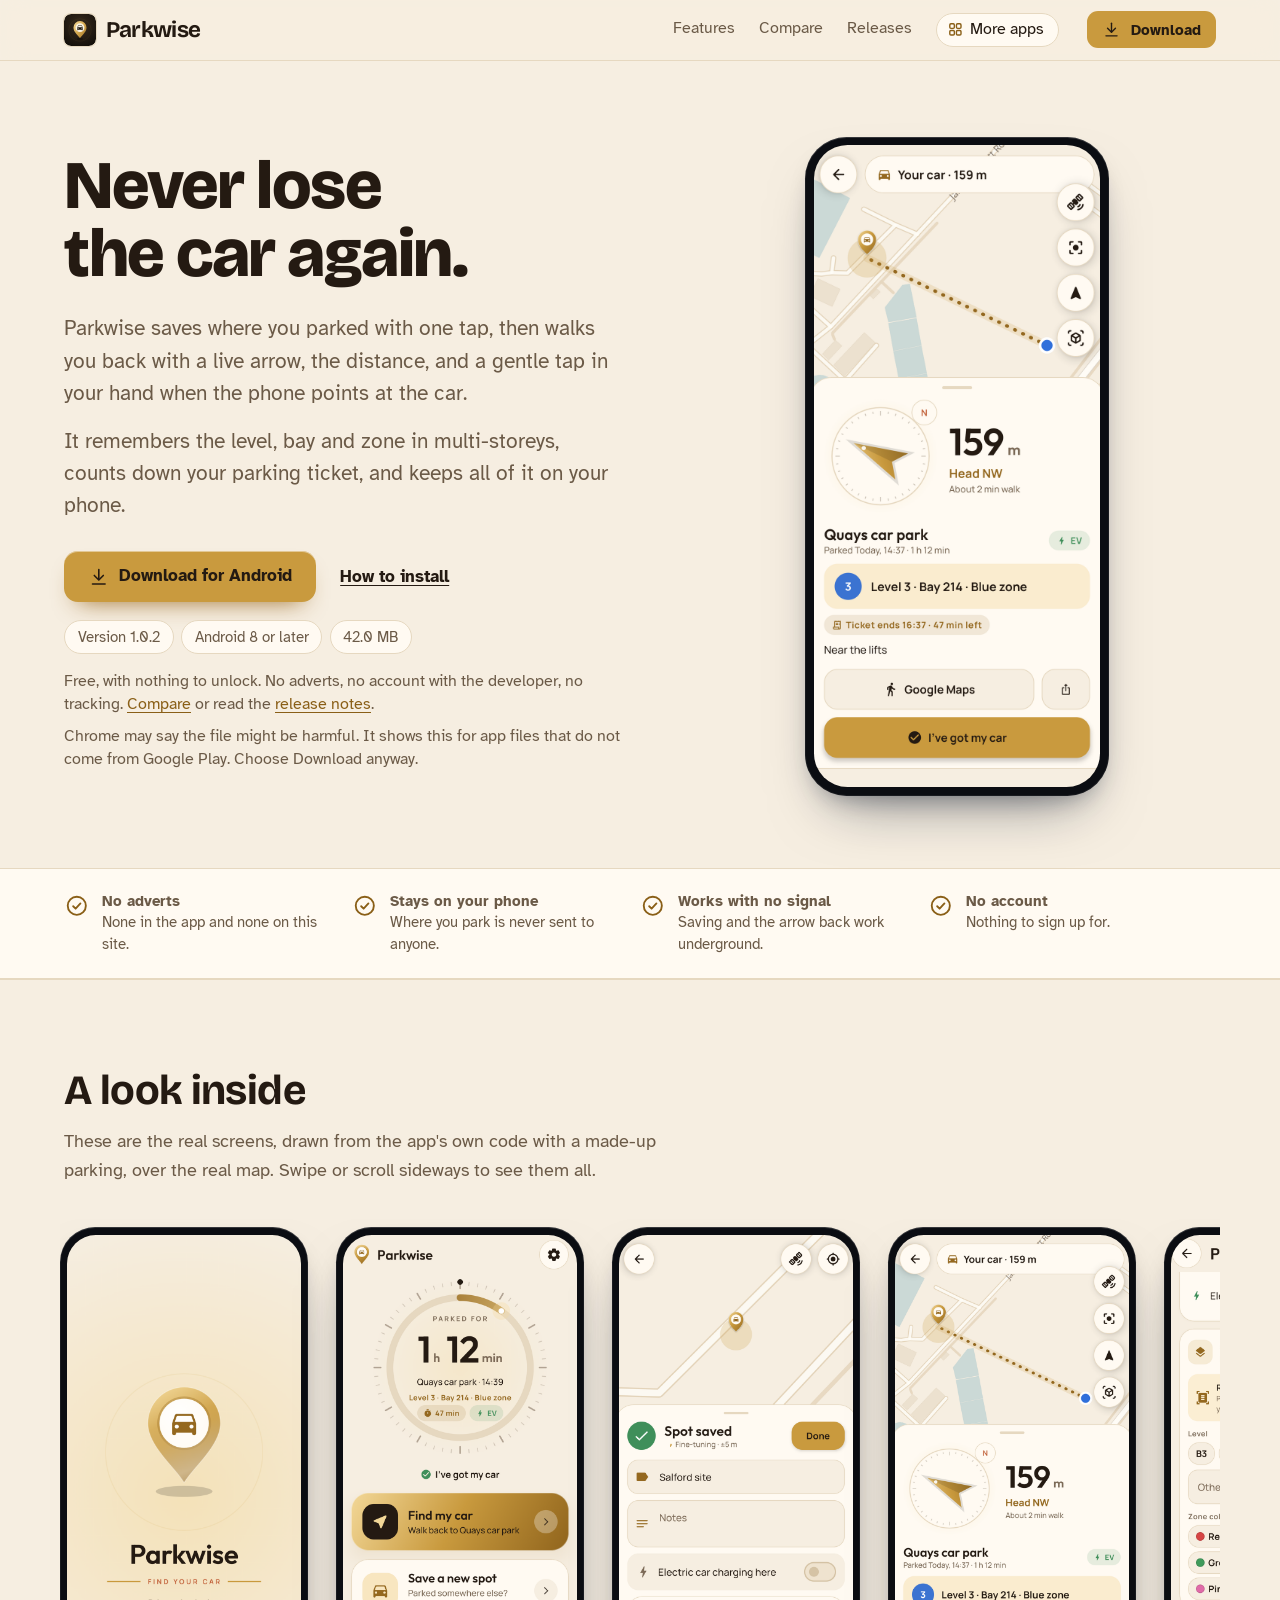
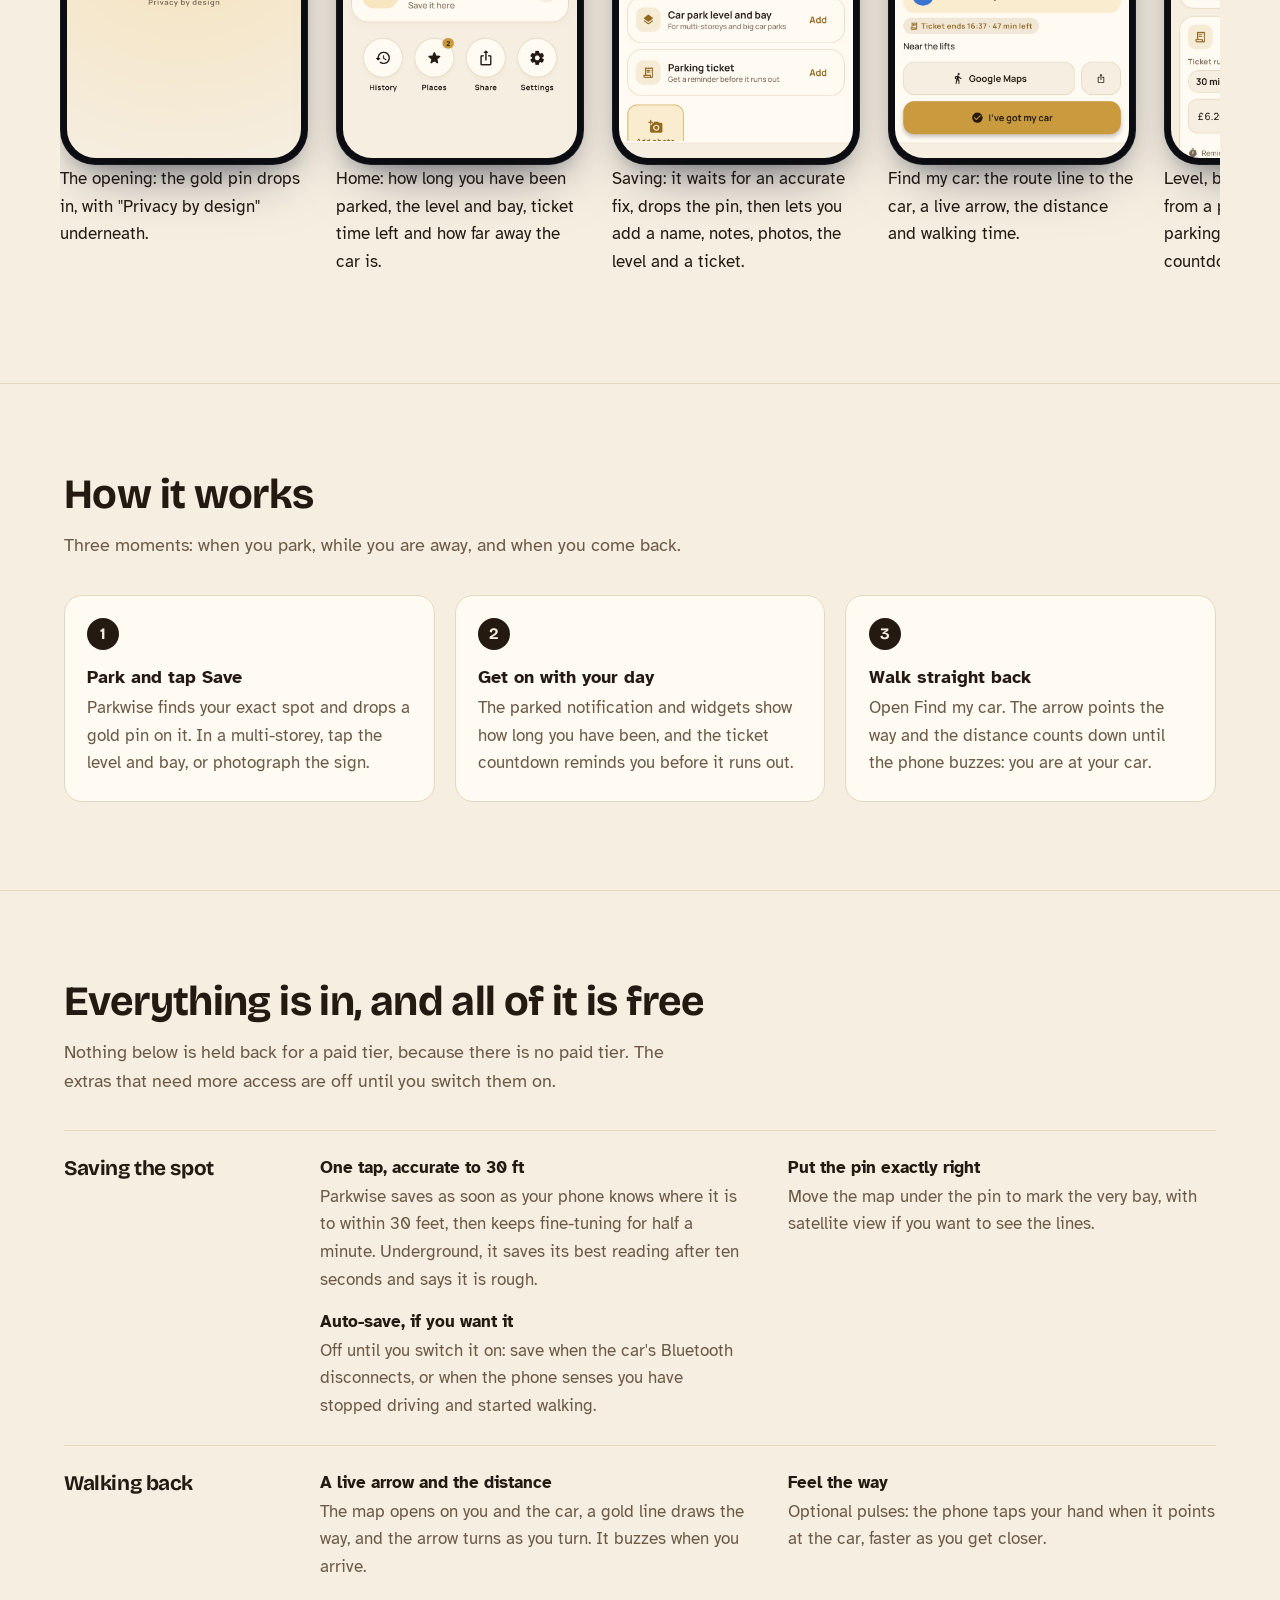
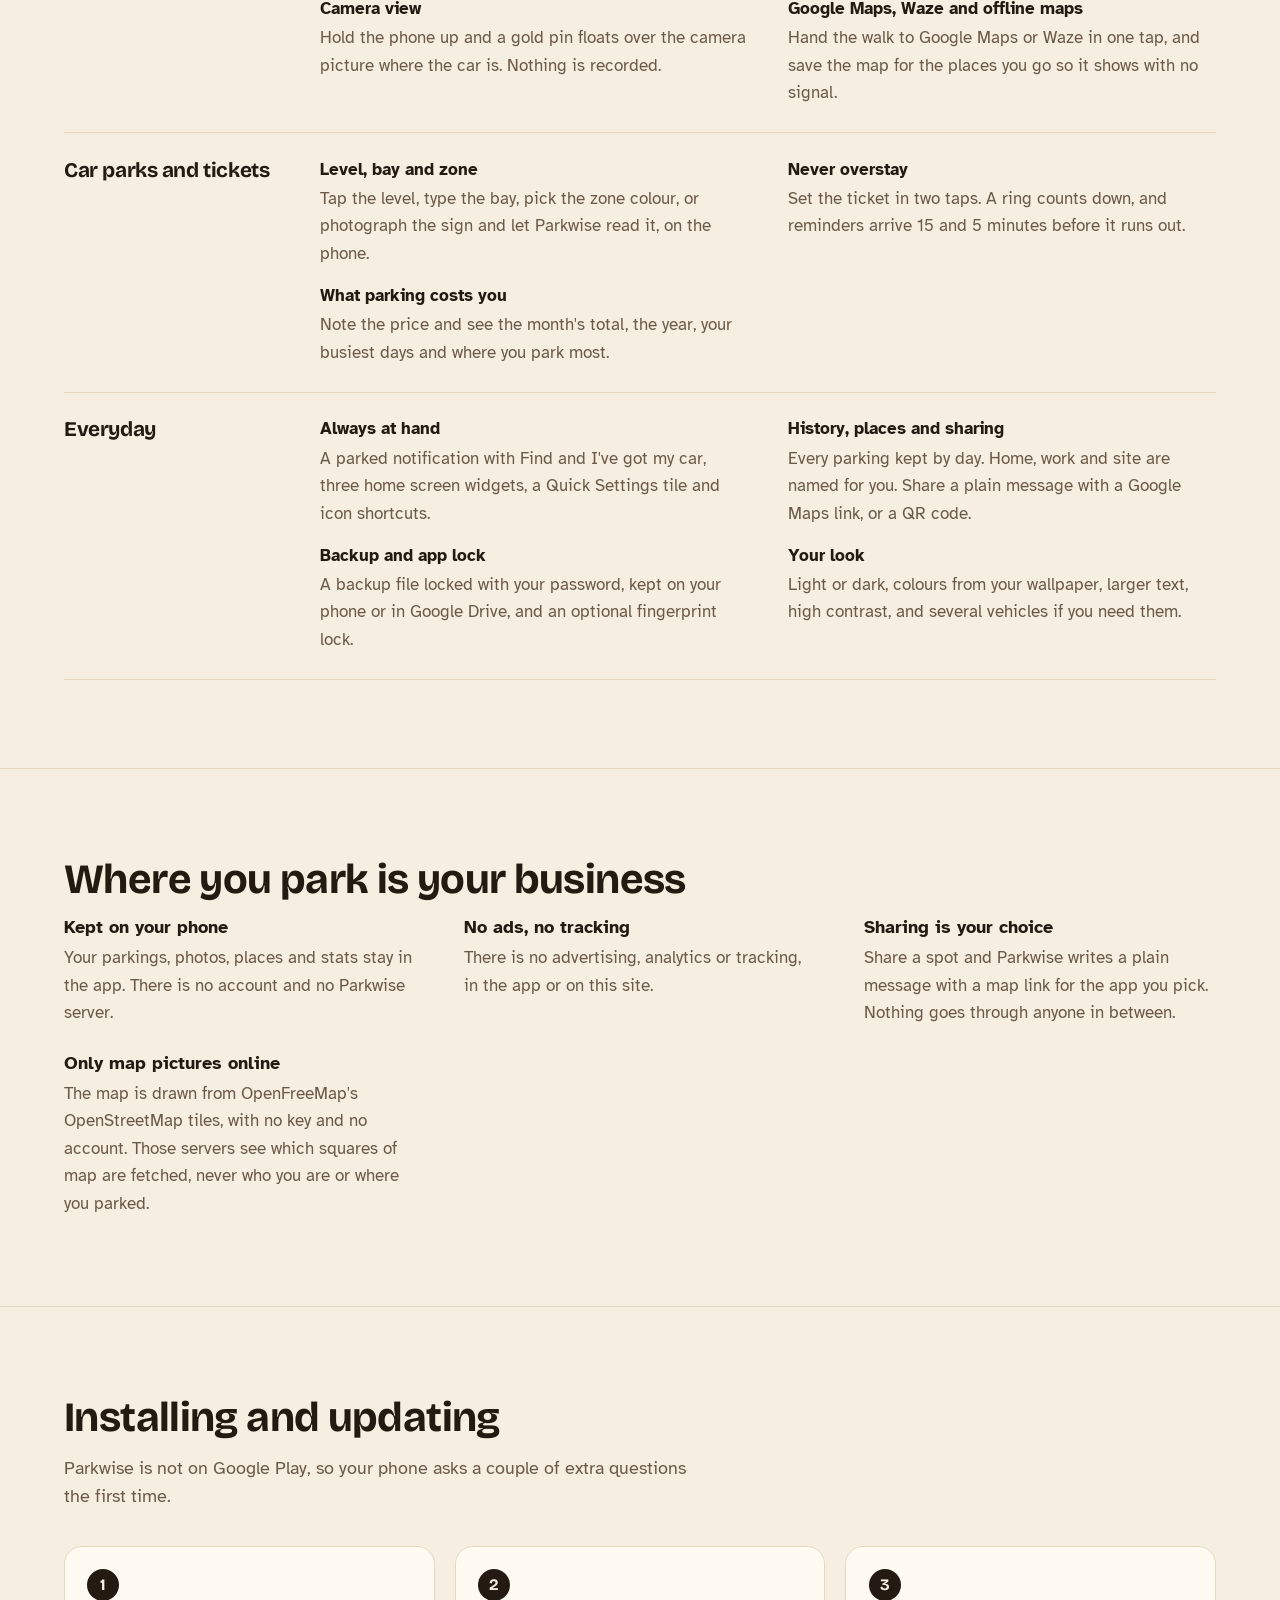
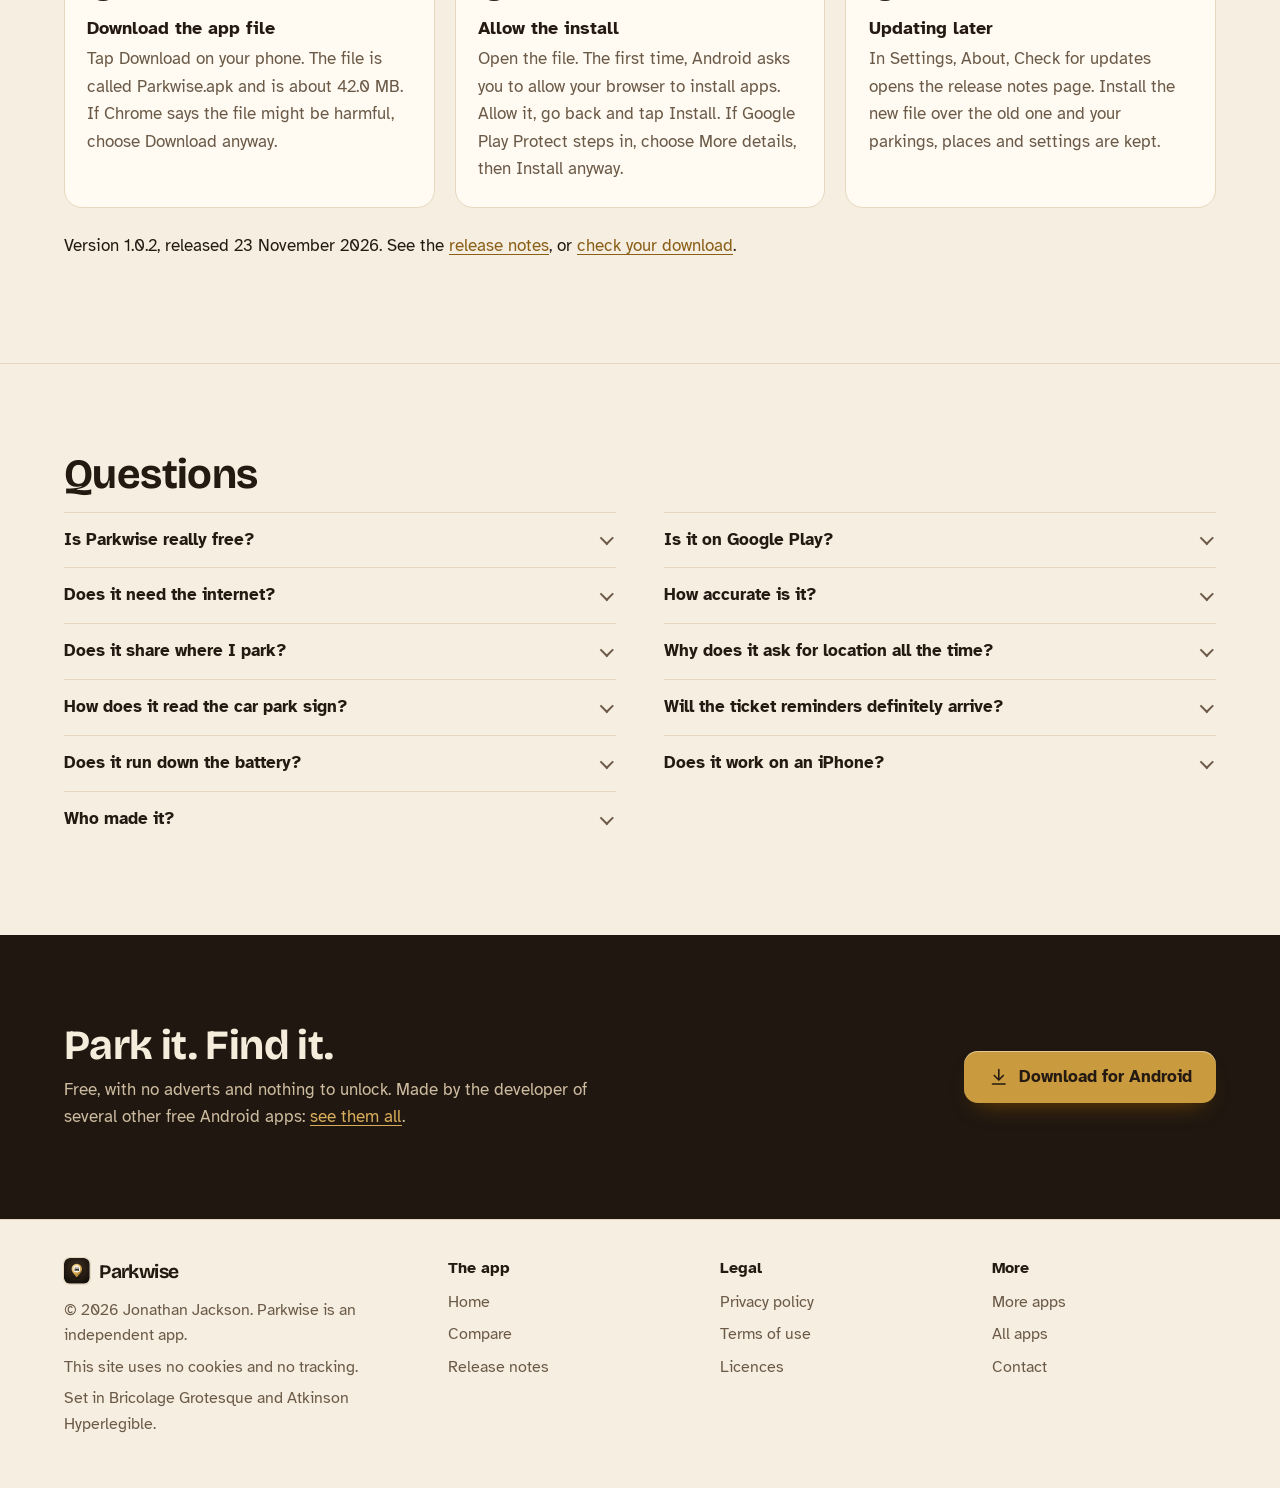
<file: index.html>
<!DOCTYPE html>
<html lang="en-GB">
<head>
<meta charset="utf-8">
<meta name="viewport" content="width=device-width, initial-scale=1">
<title>Parkwise: find your parked car, free and private, with no adverts</title>
<meta name="description" content="Parkwise is a free Android app that saves where you parked with one tap and walks you back with a live arrow. It remembers the level and bay, reminds you before your parking ticket runs out, and keeps everything on your phone. No adverts, no account.">
<meta name="author" content="Jonathan Jackson">
<link rel="canonical" href="https://customgpter.github.io/parkwise/">
<meta name="theme-color" content="#f6eee1" media="(prefers-color-scheme: light)">
<meta name="theme-color" content="#14110d" media="(prefers-color-scheme: dark)">
<meta property="og:type" content="website">
<meta property="og:site_name" content="Parkwise">
<meta property="og:title" content="Parkwise: find your parked car, free and private, with no adverts">
<meta property="og:description" content="Parkwise is a free Android app that saves where you parked with one tap and walks you back with a live arrow. It remembers the level and bay, reminds you before your parking ticket runs out, and keeps everything on your phone. No adverts, no account.">
<meta property="og:url" content="https://customgpter.github.io/parkwise/">
<meta property="og:image" content="https://customgpter.github.io/parkwise/assets/og.png">
<meta property="og:image:width" content="1200">
<meta property="og:image:height" content="630">
<meta property="og:image:alt" content="Parkwise: the gold pin, the parked-for dial and the walk back to the car">
<meta property="og:locale" content="en_GB">
<meta name="twitter:card" content="summary_large_image">
<link rel="icon" href="./assets/favicon.svg" type="image/svg+xml">
<link rel="apple-touch-icon" href="./assets/apple-touch-icon.png">
<link rel="preload" href="./assets/fonts/bricolage-grotesque-latin.woff2" as="font" type="font/woff2" crossorigin>
<link rel="preload" href="./assets/fonts/atkinson-hyperlegible-latin-400-normal.woff2" as="font" type="font/woff2" crossorigin>
<link rel="stylesheet" href="./assets/site.css?v=1">
<link rel="stylesheet" href="./assets/house.css?v=1">
<link rel="stylesheet" href="./assets/apps-list.css?v=1">
<script src="./assets/apps-list.js?v=1" defer></script>
<script type="application/ld+json">{"@context": "https://schema.org", "@type": "SoftwareApplication", "name": "Parkwise", "url": "https://customgpter.github.io/parkwise/", "description": "Parkwise is a free Android app that saves where you parked with one tap and walks you back with a live arrow. It remembers the level and bay, reminds you before your parking ticket runs out, and keeps everything on your phone. No adverts, no account.", "applicationCategory": "TravelApplication", "operatingSystem": "Android 8 or later", "softwareVersion": "1.0.2", "downloadUrl": "https://github.com/CustomGPTer/parkwise/releases/latest/download/Parkwise.apk", "releaseNotes": "https://customgpter.github.io/parkwise/releases.html", "offers": {"@type": "Offer", "price": "0", "priceCurrency": "GBP"}, "inLanguage": "en-GB", "image": "https://customgpter.github.io/parkwise/assets/og.png", "author": {"@type": "Person", "name": "Jonathan Jackson"}}</script>
<script type="application/ld+json">{"@context": "https://schema.org", "@type": "FAQPage", "mainEntity": [{"@type": "Question", "name": "Is Parkwise really free?", "acceptedAnswer": {"@type": "Answer", "text": "Yes. There is no paid version, no subscription and no adverts, and nothing is locked. Every feature is there from the start."}}, {"@type": "Question", "name": "Is it on Google Play?", "acceptedAnswer": {"@type": "Answer", "text": "No. Parkwise is a personal project and is downloaded from this site as an Android app file. It needs Android 8 or later, which covers almost every phone made since 2017."}}, {"@type": "Question", "name": "Does it need the internet?", "acceptedAnswer": {"@type": "Answer", "text": "Only for the map pictures. Saving your spot, the arrow, the distance, the ticket reminders and everything else work with no signal. Save the map in Settings, Offline maps, and it shows underground too."}}, {"@type": "Question", "name": "How accurate is it?", "acceptedAnswer": {"@type": "Answer", "text": "Parkwise waits until the phone is sure of its position to within 30 feet before it saves, then keeps improving it. Deep inside a multi-storey GPS cannot reach, so add the level and bay, or move the pin by hand."}}, {"@type": "Question", "name": "Does it share where I park?", "acceptedAnswer": {"@type": "Answer", "text": "No. Your parkings, photos and places are kept only on your phone. When you choose to share a spot, Parkwise hands a plain message to the app you pick. There is no Parkwise server."}}, {"@type": "Question", "name": "Why does it ask for location all the time?", "acceptedAnswer": {"@type": "Answer", "text": "Only if you switch on auto-save. To save the spot when the car's Bluetooth disconnects or you stop driving, it needs to read the location at that moment while the app is closed. Without auto-save it only uses location while it is open."}}, {"@type": "Question", "name": "How does it read the car park sign?", "acceptedAnswer": {"@type": "Answer", "text": "Photograph the level or bay sign and Parkwise reads the writing using the open-source Tesseract engine, on your phone. The photo is never uploaded."}}, {"@type": "Question", "name": "Will the ticket reminders definitely arrive?", "acceptedAnswer": {"@type": "Answer", "text": "They are made on your phone and arrive on time on almost every phone. Some phones hold back alarms to save battery: allow notifications and on-time reminders in Settings, and check the signs too."}}, {"@type": "Question", "name": "Does it run down the battery?", "acceptedAnswer": {"@type": "Answer", "text": "No. Location is only used while Parkwise is open, or at the moment you park if auto-save is on. Nothing runs in the background otherwise."}}, {"@type": "Question", "name": "Does it work on an iPhone?", "acceptedAnswer": {"@type": "Answer", "text": "No. Parkwise is for Android phones and tablets only."}}, {"@type": "Question", "name": "Who made it?", "acceptedAnswer": {"@type": "Answer", "text": "Parkwise is made by Jonathan Jackson, an independent developer in the United Kingdom."}}]}</script>
</head>
<body>
<a class="skip" href="#main">Skip to content</a>
<header class="masthead">
<div class="wrap">
<a class="brand" href="./" aria-label="Parkwise home"><svg viewBox="0 0 108 108" aria-hidden="true"><defs><radialGradient id="pwb" cx="50%" cy="36%" r="74%"><stop offset="0" stop-color="#3A2C1F"/><stop offset="1" stop-color="#120E0A"/></radialGradient><linearGradient id="pwg" x1="0" y1="0" x2="1" y2="1"><stop offset="0" stop-color="#F6DC9C"/><stop offset=".5" stop-color="#D6A84E"/><stop offset="1" stop-color="#9C6F24"/></linearGradient></defs><rect width="108" height="108" rx="24" fill="url(#pwb)"/><circle cx="54" cy="54" r="38" fill="none" stroke="#D9AE5B" stroke-opacity=".18"/><ellipse cx="54" cy="84" rx="11" ry="3" fill="#000" fill-opacity=".35"/><path d="M54 82C49 73 32 61 32 46A22 22 0 1 1 76 46C76 61 59 73 54 82Z" fill="url(#pwg)"/><circle cx="54" cy="46" r="15" fill="#FBF4E6"/><g transform="translate(42 34)"><path fill="#1A140E" d="M18.92 6.01C18.72 5.42 18.16 5 17.5 5h-11c-.66 0-1.21.42-1.42 1.01L3 12v8c0 .55.45 1 1 1h1c.55 0 1-.45 1-1v-1h12v1c0 .55.45 1 1 1h1c.55 0 1-.45 1-1v-8l-2.08-5.99zM6.5 16c-.83 0-1.5-.67-1.5-1.5S5.67 13 6.5 13s1.5.67 1.5 1.5S7.33 16 6.5 16zm11 0c-.83 0-1.5-.67-1.5-1.5s.67-1.5 1.5-1.5 1.5.67 1.5 1.5-.67 1.5-1.5 1.5zM5 11l1.5-4.5h11L19 11H5z"/></g></svg><span>Parkwise</span></a>
<nav aria-label="Main"><ul><li><a href="./#features">Features</a></li><li><a href="./compare.html">Compare</a></li><li><a href="./releases.html">Releases</a></li><li><a class="more-apps" href="./more-apps.html"><svg class="ico" viewBox="0 0 24 24" aria-hidden="true"><rect x="4" y="4" width="6.5" height="6.5" rx="1.6"/><rect x="13.5" y="4" width="6.5" height="6.5" rx="1.6"/><rect x="4" y="13.5" width="6.5" height="6.5" rx="1.6"/><rect x="13.5" y="13.5" width="6.5" height="6.5" rx="1.6"/></svg>More apps</a></li></ul></nav>
<a class="button small" href="https://github.com/CustomGPTer/parkwise/releases/latest/download/Parkwise.apk"><svg class="ico" viewBox="0 0 24 24" aria-hidden="true"><path d="M12 4v11"/><path d="M7 10.5l5 5 5-5"/><path d="M5 20h14"/></svg>Download</a>
</div>
</header>
<main id="main">
<div class="hero">
<div class="wrap hero-grid">
<div class="hero-copy">
<h1>Never lose the car again.</h1>
<p class="lede">Parkwise saves where you parked with one tap, then walks you back with a live arrow, the distance, and a gentle tap in your hand when the phone points at the car.</p><p class="lede">It remembers the level, bay and zone in multi-storeys, counts down your parking ticket, and keeps all of it on your phone.</p>
<p class="get" id="download"><a class="button" href="https://github.com/CustomGPTer/parkwise/releases/latest/download/Parkwise.apk"><svg class="ico" viewBox="0 0 24 24" aria-hidden="true"><path d="M12 4v11"/><path d="M7 10.5l5 5 5-5"/><path d="M5 20h14"/></svg>Download for Android</a><a class="aside" href="#install">How to install</a></p>
<ul class="pills"><li>Version 1.0.2</li><li>Android 8 or later</li><li>42.0 MB</li></ul>
<p class="facts">Free, with nothing to unlock. No adverts, no account with the developer, no tracking. <a href="compare.html">Compare</a> or read the <a href="releases.html">release notes</a>.</p>
<p class="facts">Chrome may say the file might be harmful. It shows this for app files that do not come from Google Play. Choose Download anyway.</p>
</div>
<div class="hero-phone"><div class="phone"><img src="./assets/screens/find.png" alt="Find my car: the route line to the car, a live arrow, the distance and walking time." width="393" height="852" fetchpriority="high"></div></div>
</div>
</div>

<section class="promises" aria-label="In short">
<div class="wrap"><ul><li><svg class="ico" viewBox="0 0 24 24" aria-hidden="true"><circle cx="12" cy="12" r="8.5"/><path d="M8.6 12.4l2.3 2.3 4.5-4.9"/></svg><span><b>No adverts</b><span>None in the app and none on this site.</span></span></li><li><svg class="ico" viewBox="0 0 24 24" aria-hidden="true"><circle cx="12" cy="12" r="8.5"/><path d="M8.6 12.4l2.3 2.3 4.5-4.9"/></svg><span><b>Stays on your phone</b><span>Where you park is never sent to anyone.</span></span></li><li><svg class="ico" viewBox="0 0 24 24" aria-hidden="true"><circle cx="12" cy="12" r="8.5"/><path d="M8.6 12.4l2.3 2.3 4.5-4.9"/></svg><span><b>Works with no signal</b><span>Saving and the arrow back work underground.</span></span></li><li><svg class="ico" viewBox="0 0 24 24" aria-hidden="true"><circle cx="12" cy="12" r="8.5"/><path d="M8.6 12.4l2.3 2.3 4.5-4.9"/></svg><span><b>No account</b><span>Nothing to sign up for.</span></span></li></ul></div>
</section>

<section id="screens" aria-labelledby="screens-h">
<div class="wrap">
<h2 id="screens-h">A look inside</h2>
<p class="intro">These are the real screens, drawn from the app&#x27;s own code with a made-up parking, over the real map. Swipe or scroll sideways to see them all.</p>
<div class="gallery" tabindex="0" role="region" aria-label="Screens from Parkwise"><figure class="shot"><div class="phone"><img src="./assets/screens/opening.png" alt="The opening: the gold pin drops in, with &quot;Privacy by design&quot; underneath." width="393" height="852" loading="eager" decoding="async"></div><figcaption>The opening: the gold pin drops in, with &quot;Privacy by design&quot; underneath.</figcaption></figure><figure class="shot"><div class="phone"><img src="./assets/screens/home.png" alt="Home: how long you have been parked, the level and bay, ticket time left and how far away the car is." width="393" height="852" loading="eager" decoding="async"></div><figcaption>Home: how long you have been parked, the level and bay, ticket time left and how far away the car is.</figcaption></figure><figure class="shot"><div class="phone"><img src="./assets/screens/save.png" alt="Saving: it waits for an accurate fix, drops the pin, then lets you add a name, notes, photos, the level and a ticket." width="393" height="852" loading="eager" decoding="async"></div><figcaption>Saving: it waits for an accurate fix, drops the pin, then lets you add a name, notes, photos, the level and a ticket.</figcaption></figure><figure class="shot"><div class="phone"><img src="./assets/screens/find.png" alt="Find my car: the route line to the car, a live arrow, the distance and walking time." width="393" height="852" loading="lazy" decoding="async"></div><figcaption>Find my car: the route line to the car, a live arrow, the distance and walking time.</figcaption></figure><figure class="shot"><div class="phone"><img src="./assets/screens/details.png" alt="Level, bay and zone colour, read from a photo of the sign, and the parking ticket with its countdown." width="393" height="852" loading="lazy" decoding="async"></div><figcaption>Level, bay and zone colour, read from a photo of the sign, and the parking ticket with its countdown.</figcaption></figure><figure class="shot"><div class="phone"><img src="./assets/screens/history.png" alt="History: every parking by day, with what you spent this month at the top." width="393" height="852" loading="lazy" decoding="async"></div><figcaption>History: every parking by day, with what you spent this month at the top.</figcaption></figure><figure class="shot"><div class="phone"><img src="./assets/screens/stats.png" alt="Your parking: time parked, money spent, busiest days and where you park most." width="393" height="852" loading="lazy" decoding="async"></div><figcaption>Your parking: time parked, money spent, busiest days and where you park most.</figcaption></figure><figure class="shot"><div class="phone"><img src="./assets/screens/home-dark.png" alt="Dark mode, with the same gold." width="393" height="852" loading="lazy" decoding="async"></div><figcaption>Dark mode, with the same gold.</figcaption></figure><figure class="shot"><div class="phone"><img src="./assets/screens/find-dark.png" alt="Walking back at night: the dark map keeps the screen easy on the eyes." width="393" height="852" loading="lazy" decoding="async"></div><figcaption>Walking back at night: the dark map keeps the screen easy on the eyes.</figcaption></figure></div>
</div>
</section>

<section id="how" aria-labelledby="how-h">
<div class="wrap">
<h2 id="how-h">How it works</h2>
<p class="intro">Three moments: when you park, while you are away, and when you come back.</p>
<ol class="steps"><li><h3>Park and tap Save</h3><p>Parkwise finds your exact spot and drops a gold pin on it. In a multi-storey, tap the level and bay, or photograph the sign.</p></li><li><h3>Get on with your day</h3><p>The parked notification and widgets show how long you have been, and the ticket countdown reminds you before it runs out.</p></li><li><h3>Walk straight back</h3><p>Open Find my car. The arrow points the way and the distance counts down until the phone buzzes: you are at your car.</p></li></ol>
</div>
</section>

<section id="features" aria-labelledby="features-h">
<div class="wrap">
<h2 id="features-h">Everything is in, and all of it is free</h2>
<p class="intro">Nothing below is held back for a paid tier, because there is no paid tier. The extras that need more access are off until you switch them on.</p>
<div class="groups"><div class="group"><h3>Saving the spot</h3><dl><div><dt>One tap, accurate to 30 ft</dt><dd>Parkwise saves as soon as your phone knows where it is to within 30 feet, then keeps fine-tuning for half a minute. Underground, it saves its best reading after ten seconds and says it is rough.</dd></div><div><dt>Put the pin exactly right</dt><dd>Move the map under the pin to mark the very bay, with satellite view if you want to see the lines.</dd></div><div><dt>Auto-save, if you want it</dt><dd>Off until you switch it on: save when the car&#x27;s Bluetooth disconnects, or when the phone senses you have stopped driving and started walking.</dd></div></dl></div><div class="group"><h3>Walking back</h3><dl><div><dt>A live arrow and the distance</dt><dd>The map opens on you and the car, a gold line draws the way, and the arrow turns as you turn. It buzzes when you arrive.</dd></div><div><dt>Feel the way</dt><dd>Optional pulses: the phone taps your hand when it points at the car, faster as you get closer.</dd></div><div><dt>Camera view</dt><dd>Hold the phone up and a gold pin floats over the camera picture where the car is. Nothing is recorded.</dd></div><div><dt>Google Maps, Waze and offline maps</dt><dd>Hand the walk to Google Maps or Waze in one tap, and save the map for the places you go so it shows with no signal.</dd></div></dl></div><div class="group"><h3>Car parks and tickets</h3><dl><div><dt>Level, bay and zone</dt><dd>Tap the level, type the bay, pick the zone colour, or photograph the sign and let Parkwise read it, on the phone.</dd></div><div><dt>Never overstay</dt><dd>Set the ticket in two taps. A ring counts down, and reminders arrive 15 and 5 minutes before it runs out.</dd></div><div><dt>What parking costs you</dt><dd>Note the price and see the month&#x27;s total, the year, your busiest days and where you park most.</dd></div></dl></div><div class="group"><h3>Everyday</h3><dl><div><dt>Always at hand</dt><dd>A parked notification with Find and I&#x27;ve got my car, three home screen widgets, a Quick Settings tile and icon shortcuts.</dd></div><div><dt>History, places and sharing</dt><dd>Every parking kept by day. Home, work and site are named for you. Share a plain message with a Google Maps link, or a QR code.</dd></div><div><dt>Backup and app lock</dt><dd>A backup file locked with your password, kept on your phone or in Google Drive, and an optional fingerprint lock.</dd></div><div><dt>Your look</dt><dd>Light or dark, colours from your wallpaper, larger text, high contrast, and several vehicles if you need them.</dd></div></dl></div></div>
</div>
</section>

<section id="privacy" aria-labelledby="privacy-h">
<div class="wrap">
<h2 id="privacy-h">Where you park is your business</h2>
<ul class="plain"><li><h3>Kept on your phone</h3><p>Your parkings, photos, places and stats stay in the app. There is no account and no Parkwise server.</p></li><li><h3>No ads, no tracking</h3><p>There is no advertising, analytics or tracking, in the app or on this site.</p></li><li><h3>Sharing is your choice</h3><p>Share a spot and Parkwise writes a plain message with a map link for the app you pick. Nothing goes through anyone in between.</p></li><li><h3>Only map pictures online</h3><p>The map is drawn from OpenFreeMap&#x27;s OpenStreetMap tiles, with no key and no account. Those servers see which squares of map are fetched, never who you are or where you parked.</p></li></ul>
</div>
</section>

<section id="install" aria-labelledby="install-h">
<div class="wrap">
<h2 id="install-h">Installing and updating</h2>
<p class="intro">Parkwise is not on Google Play, so your phone asks a couple of extra questions the first time.</p>
<ol class="steps"><li><h3>Download the app file</h3><p>Tap Download on your phone. The file is called Parkwise.apk and is about 42.0 MB. If Chrome says the file might be harmful, choose Download anyway.</p></li><li><h3>Allow the install</h3><p>Open the file. The first time, Android asks you to allow your browser to install apps. Allow it, go back and tap Install. If Google Play Protect steps in, choose More details, then Install anyway.</p></li><li><h3>Updating later</h3><p>In Settings, About, Check for updates opens the release notes page. Install the new file over the old one and your parkings, places and settings are kept.</p></li></ol>
<p class="after-table">Version 1.0.2, released 23 November 2026. See the <a href="releases.html">release notes</a>, or <a href="releases.html#checking">check your download</a>.</p>
</div>
</section>

<section id="questions" aria-labelledby="questions-h">
<div class="wrap">
<h2 id="questions-h">Questions</h2>
<div class="faq"><details><summary>Is Parkwise really free?</summary><p>Yes. There is no paid version, no subscription and no adverts, and nothing is locked. Every feature is there from the start.</p></details><details><summary>Is it on Google Play?</summary><p>No. Parkwise is a personal project and is downloaded from this site as an Android app file. It needs Android 8 or later, which covers almost every phone made since 2017.</p></details><details><summary>Does it need the internet?</summary><p>Only for the map pictures. Saving your spot, the arrow, the distance, the ticket reminders and everything else work with no signal. Save the map in Settings, Offline maps, and it shows underground too.</p></details><details><summary>How accurate is it?</summary><p>Parkwise waits until the phone is sure of its position to within 30 feet before it saves, then keeps improving it. Deep inside a multi-storey GPS cannot reach, so add the level and bay, or move the pin by hand.</p></details><details><summary>Does it share where I park?</summary><p>No. Your parkings, photos and places are kept only on your phone. When you choose to share a spot, Parkwise hands a plain message to the app you pick. There is no Parkwise server.</p></details><details><summary>Why does it ask for location all the time?</summary><p>Only if you switch on auto-save. To save the spot when the car&#x27;s Bluetooth disconnects or you stop driving, it needs to read the location at that moment while the app is closed. Without auto-save it only uses location while it is open.</p></details><details><summary>How does it read the car park sign?</summary><p>Photograph the level or bay sign and Parkwise reads the writing using the open-source Tesseract engine, on your phone. The photo is never uploaded.</p></details><details><summary>Will the ticket reminders definitely arrive?</summary><p>They are made on your phone and arrive on time on almost every phone. Some phones hold back alarms to save battery: allow notifications and on-time reminders in Settings, and check the signs too.</p></details><details><summary>Does it run down the battery?</summary><p>No. Location is only used while Parkwise is open, or at the moment you park if auto-save is on. Nothing runs in the background otherwise.</p></details><details><summary>Does it work on an iPhone?</summary><p>No. Parkwise is for Android phones and tablets only.</p></details><details><summary>Who made it?</summary><p>Parkwise is made by Jonathan Jackson, an independent developer in the United Kingdom.</p></details></div>
</div>
</section>

<section class="closing" aria-labelledby="closing-h">
<div class="wrap">
<div><h2 id="closing-h">Park it. Find it.</h2><p>Free, with no adverts and nothing to unlock. Made by the developer of several other free Android apps: <a href="more-apps.html">see them all</a>.</p></div>
<a class="button" href="https://github.com/CustomGPTer/parkwise/releases/latest/download/Parkwise.apk"><svg class="ico" viewBox="0 0 24 24" aria-hidden="true"><path d="M12 4v11"/><path d="M7 10.5l5 5 5-5"/><path d="M5 20h14"/></svg>Download for Android</a>
</div>
</section>
</main>
<footer class="colophon">
<div class="wrap">
<div>
<a class="brand" href="./" aria-label="Parkwise home"><svg viewBox="0 0 108 108" aria-hidden="true"><defs><radialGradient id="pwb" cx="50%" cy="36%" r="74%"><stop offset="0" stop-color="#3A2C1F"/><stop offset="1" stop-color="#120E0A"/></radialGradient><linearGradient id="pwg" x1="0" y1="0" x2="1" y2="1"><stop offset="0" stop-color="#F6DC9C"/><stop offset=".5" stop-color="#D6A84E"/><stop offset="1" stop-color="#9C6F24"/></linearGradient></defs><rect width="108" height="108" rx="24" fill="url(#pwb)"/><circle cx="54" cy="54" r="38" fill="none" stroke="#D9AE5B" stroke-opacity=".18"/><ellipse cx="54" cy="84" rx="11" ry="3" fill="#000" fill-opacity=".35"/><path d="M54 82C49 73 32 61 32 46A22 22 0 1 1 76 46C76 61 59 73 54 82Z" fill="url(#pwg)"/><circle cx="54" cy="46" r="15" fill="#FBF4E6"/><g transform="translate(42 34)"><path fill="#1A140E" d="M18.92 6.01C18.72 5.42 18.16 5 17.5 5h-11c-.66 0-1.21.42-1.42 1.01L3 12v8c0 .55.45 1 1 1h1c.55 0 1-.45 1-1v-1h12v1c0 .55.45 1 1 1h1c.55 0 1-.45 1-1v-8l-2.08-5.99zM6.5 16c-.83 0-1.5-.67-1.5-1.5S5.67 13 6.5 13s1.5.67 1.5 1.5S7.33 16 6.5 16zm11 0c-.83 0-1.5-.67-1.5-1.5s.67-1.5 1.5-1.5 1.5.67 1.5 1.5-.67 1.5-1.5 1.5zM5 11l1.5-4.5h11L19 11H5z"/></g></svg><span>Parkwise</span></a>
<p>&copy; 2026 Jonathan Jackson. Parkwise is an independent app.</p>
<p>This site uses no cookies and no tracking.</p>
<p>Set in Bricolage Grotesque and Atkinson Hyperlegible.</p>
</div>
<nav aria-label="The app"><h2>The app</h2><ul>
<li><a href="./">Home</a></li>
<li><a href="./compare.html">Compare</a></li>
<li><a href="./releases.html">Release notes</a></li>
</ul></nav>
<nav aria-label="Legal"><h2>Legal</h2><ul>
<li><a href="./privacy.html">Privacy policy</a></li>
<li><a href="./terms.html">Terms of use</a></li>
<li><a href="./licences.html">Licences</a></li>
</ul></nav>
<nav aria-label="More"><h2>More</h2><ul>
<li><a href="./more-apps.html">More apps</a></li>
<li><a href="https://customgpter.github.io/">All apps</a></li>
<li><a href="https://github.com/CustomGPTer/parkwise/issues">Contact</a></li>
</ul></nav>
</div>
</footer>
</body>
</html>
</file>
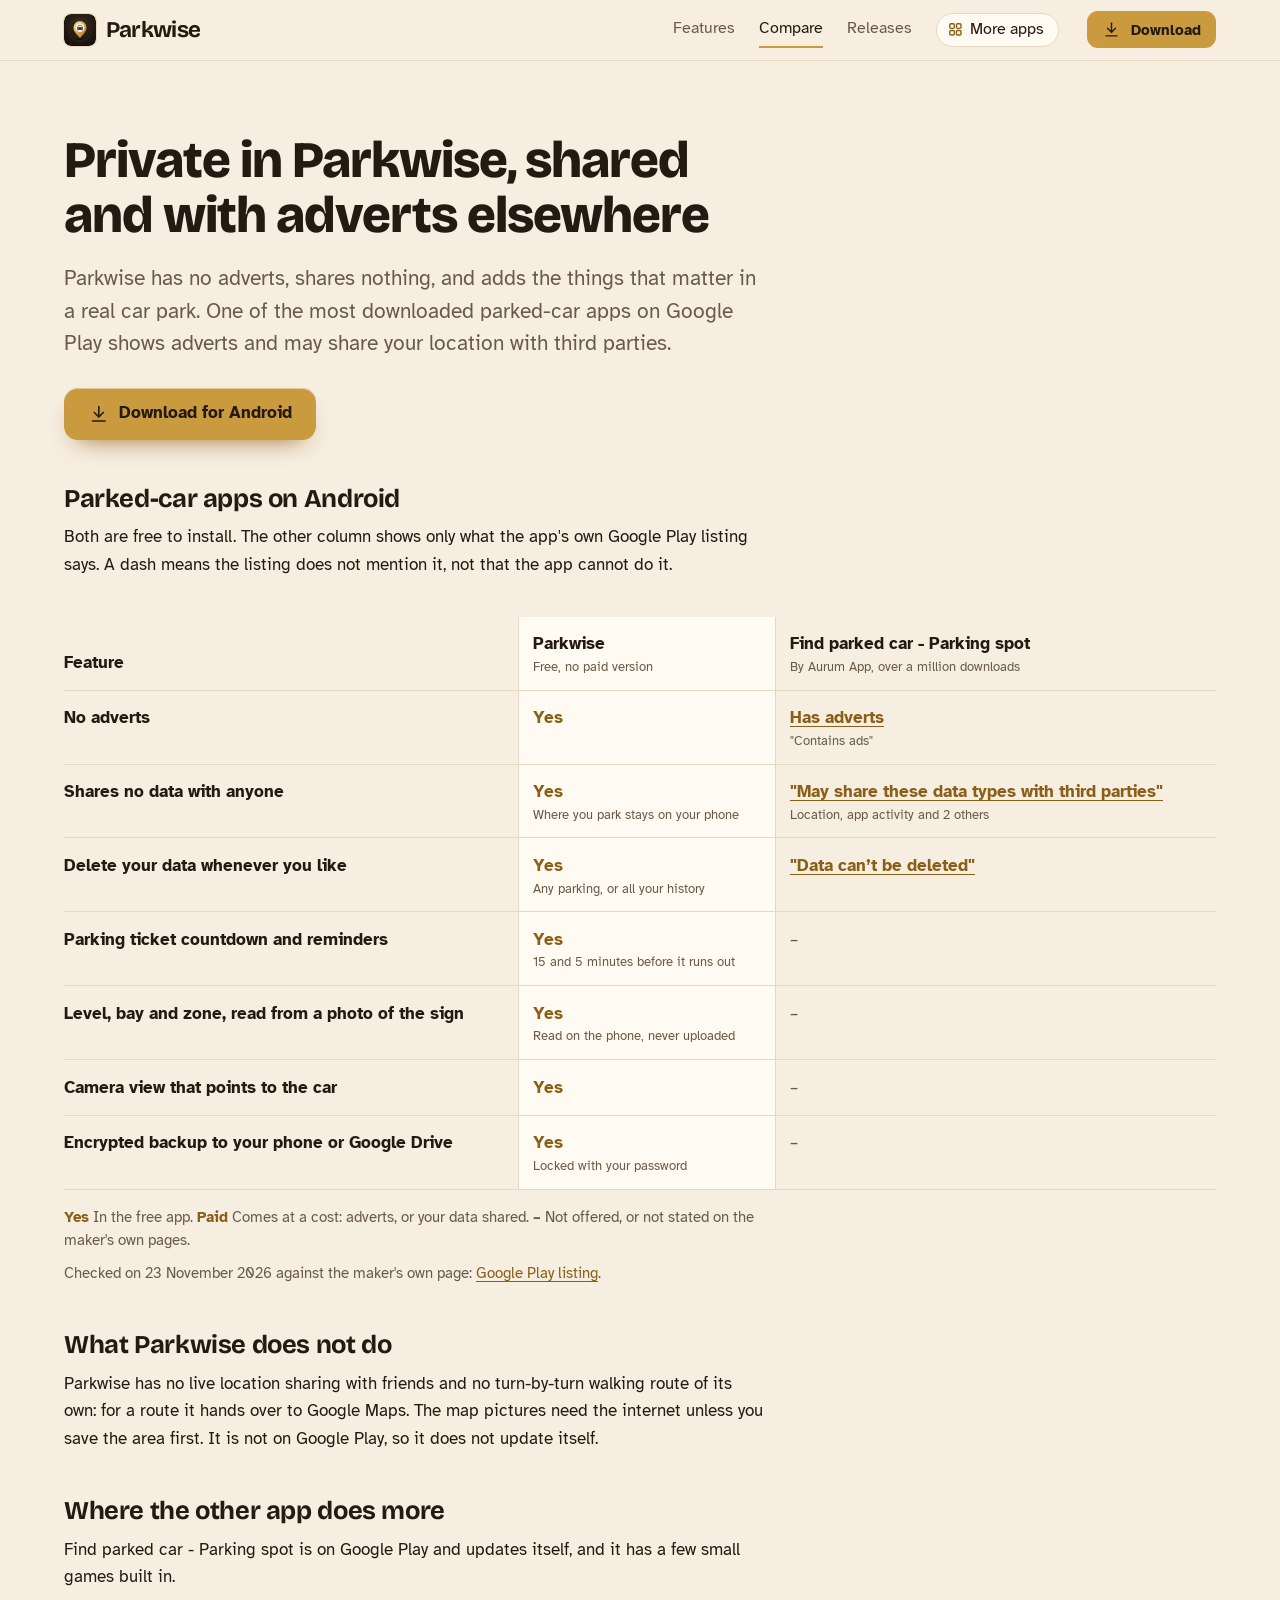
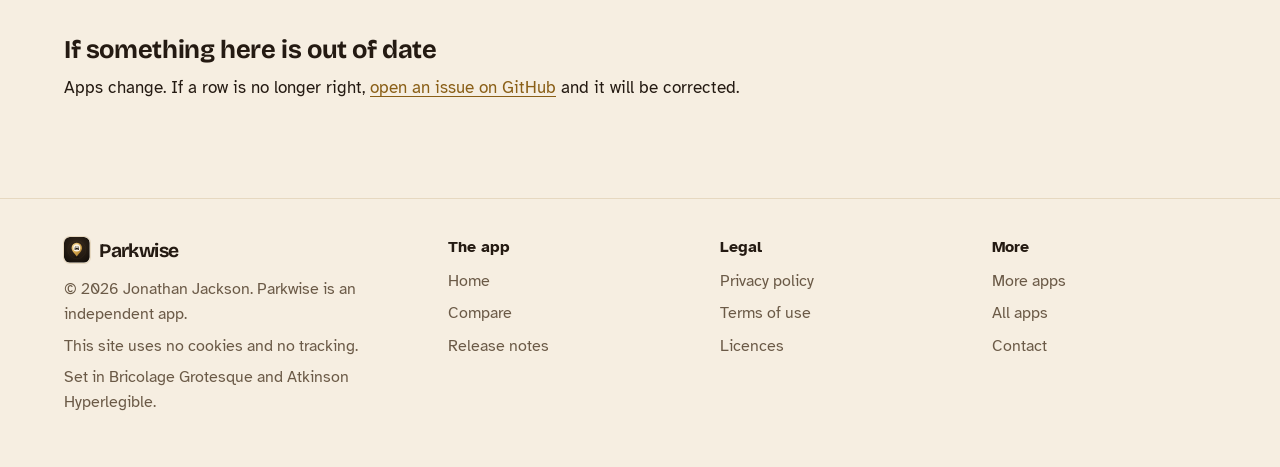
<file: compare.html>
<!DOCTYPE html>
<html lang="en-GB">
<head>
<meta charset="utf-8">
<meta name="viewport" content="width=device-width, initial-scale=1">
<title>Parkwise compared with other parked-car apps</title>
<meta name="description" content="How Parkwise compares with a popular parked-car app on Google Play: no adverts, no data shared, and ticket reminders and level and bay notes built in.">
<meta name="author" content="Jonathan Jackson">
<link rel="canonical" href="https://customgpter.github.io/parkwise/compare.html">
<meta name="theme-color" content="#f6eee1" media="(prefers-color-scheme: light)">
<meta name="theme-color" content="#14110d" media="(prefers-color-scheme: dark)">
<meta property="og:type" content="website">
<meta property="og:site_name" content="Parkwise">
<meta property="og:title" content="Parkwise compared with other parked-car apps">
<meta property="og:description" content="How Parkwise compares with a popular parked-car app on Google Play: no adverts, no data shared, and ticket reminders and level and bay notes built in.">
<meta property="og:url" content="https://customgpter.github.io/parkwise/compare.html">
<meta property="og:image" content="https://customgpter.github.io/parkwise/assets/og.png">
<meta property="og:image:width" content="1200">
<meta property="og:image:height" content="630">
<meta property="og:image:alt" content="Parkwise: the gold pin, the parked-for dial and the walk back to the car">
<meta property="og:locale" content="en_GB">
<meta name="twitter:card" content="summary_large_image">
<link rel="icon" href="./assets/favicon.svg" type="image/svg+xml">
<link rel="apple-touch-icon" href="./assets/apple-touch-icon.png">
<link rel="preload" href="./assets/fonts/bricolage-grotesque-latin.woff2" as="font" type="font/woff2" crossorigin>
<link rel="preload" href="./assets/fonts/atkinson-hyperlegible-latin-400-normal.woff2" as="font" type="font/woff2" crossorigin>
<link rel="stylesheet" href="./assets/site.css?v=1">
<link rel="stylesheet" href="./assets/house.css?v=1">
<link rel="stylesheet" href="./assets/apps-list.css?v=1">
<script src="./assets/apps-list.js?v=1" defer></script>
</head>
<body>
<a class="skip" href="#main">Skip to content</a>
<header class="masthead">
<div class="wrap">
<a class="brand" href="./" aria-label="Parkwise home"><svg viewBox="0 0 108 108" aria-hidden="true"><defs><radialGradient id="pwb" cx="50%" cy="36%" r="74%"><stop offset="0" stop-color="#3A2C1F"/><stop offset="1" stop-color="#120E0A"/></radialGradient><linearGradient id="pwg" x1="0" y1="0" x2="1" y2="1"><stop offset="0" stop-color="#F6DC9C"/><stop offset=".5" stop-color="#D6A84E"/><stop offset="1" stop-color="#9C6F24"/></linearGradient></defs><rect width="108" height="108" rx="24" fill="url(#pwb)"/><circle cx="54" cy="54" r="38" fill="none" stroke="#D9AE5B" stroke-opacity=".18"/><ellipse cx="54" cy="84" rx="11" ry="3" fill="#000" fill-opacity=".35"/><path d="M54 82C49 73 32 61 32 46A22 22 0 1 1 76 46C76 61 59 73 54 82Z" fill="url(#pwg)"/><circle cx="54" cy="46" r="15" fill="#FBF4E6"/><g transform="translate(42 34)"><path fill="#1A140E" d="M18.92 6.01C18.72 5.42 18.16 5 17.5 5h-11c-.66 0-1.21.42-1.42 1.01L3 12v8c0 .55.45 1 1 1h1c.55 0 1-.45 1-1v-1h12v1c0 .55.45 1 1 1h1c.55 0 1-.45 1-1v-8l-2.08-5.99zM6.5 16c-.83 0-1.5-.67-1.5-1.5S5.67 13 6.5 13s1.5.67 1.5 1.5S7.33 16 6.5 16zm11 0c-.83 0-1.5-.67-1.5-1.5s.67-1.5 1.5-1.5 1.5.67 1.5 1.5-.67 1.5-1.5 1.5zM5 11l1.5-4.5h11L19 11H5z"/></g></svg><span>Parkwise</span></a>
<nav aria-label="Main"><ul><li><a href="./#features">Features</a></li><li><a href="./compare.html" aria-current="page">Compare</a></li><li><a href="./releases.html">Releases</a></li><li><a class="more-apps" href="./more-apps.html"><svg class="ico" viewBox="0 0 24 24" aria-hidden="true"><rect x="4" y="4" width="6.5" height="6.5" rx="1.6"/><rect x="13.5" y="4" width="6.5" height="6.5" rx="1.6"/><rect x="4" y="13.5" width="6.5" height="6.5" rx="1.6"/><rect x="13.5" y="13.5" width="6.5" height="6.5" rx="1.6"/></svg>More apps</a></li></ul></nav>
<a class="button small" href="https://github.com/CustomGPTer/parkwise/releases/latest/download/Parkwise.apk"><svg class="ico" viewBox="0 0 24 24" aria-hidden="true"><path d="M12 4v11"/><path d="M7 10.5l5 5 5-5"/><path d="M5 20h14"/></svg>Download</a>
</div>
</header>
<main id="main" class="doc">
<div class="wrap">
<div class="measure">
<h1>Private in Parkwise, shared and with adverts elsewhere</h1>
<p class="lede">Parkwise has no adverts, shares nothing, and adds the things that matter in a real car park. One of the most downloaded parked-car apps on Google Play shows adverts and may share your location with third parties.</p>
<p class="get"><a class="button" href="https://github.com/CustomGPTer/parkwise/releases/latest/download/Parkwise.apk"><svg class="ico" viewBox="0 0 24 24" aria-hidden="true"><path d="M12 4v11"/><path d="M7 10.5l5 5 5-5"/><path d="M5 20h14"/></svg>Download for Android</a></p>
<h2 id="table">Parked-car apps on Android</h2>
<p>Both are free to install. The other column shows only what the app&#x27;s own Google Play listing says. A dash means the listing does not mention it, not that the app cannot do it.</p>
</div>
<div class="scroll">
<table class="cmp">
<thead><tr><th scope="col">Feature</th><th scope="col" class="ours">Parkwise<small>Free, no paid version</small></th><th scope="col">Find parked car - Parking spot<small>By Aurum App, over a million downloads</small></th></tr></thead>
<tbody>
<tr><th scope="row">No adverts</th><td class="yes ours"><span class="app">Parkwise</span><span class="v">Yes</span></td><td class="pay"><span class="app">Find parked car - Parking spot</span><span class="v"><a href="https://play.google.com/store/apps/details?id=it.carfind&hl=en_GB">Has adverts</a><small>&quot;Contains ads&quot;</small></span></td></tr>
<tr><th scope="row">Shares no data with anyone</th><td class="yes ours"><span class="app">Parkwise</span><span class="v">Yes<small>Where you park stays on your phone</small></span></td><td class="pay"><span class="app">Find parked car - Parking spot</span><span class="v"><a href="https://play.google.com/store/apps/details?id=it.carfind&hl=en_GB">&quot;May share these data types with third parties&quot;</a><small>Location, app activity and 2 others</small></span></td></tr>
<tr><th scope="row">Delete your data whenever you like</th><td class="yes ours"><span class="app">Parkwise</span><span class="v">Yes<small>Any parking, or all your history</small></span></td><td class="pay"><span class="app">Find parked car - Parking spot</span><span class="v"><a href="https://play.google.com/store/apps/details?id=it.carfind&hl=en_GB">&quot;Data can’t be deleted&quot;</a></span></td></tr>
<tr><th scope="row">Parking ticket countdown and reminders</th><td class="yes ours"><span class="app">Parkwise</span><span class="v">Yes<small>15 and 5 minutes before it runs out</small></span></td><td class="na"><span class="app">Find parked car - Parking spot</span><span class="v">&ndash;</span></td></tr>
<tr><th scope="row">Level, bay and zone, read from a photo of the sign</th><td class="yes ours"><span class="app">Parkwise</span><span class="v">Yes<small>Read on the phone, never uploaded</small></span></td><td class="na"><span class="app">Find parked car - Parking spot</span><span class="v">&ndash;</span></td></tr>
<tr><th scope="row">Camera view that points to the car</th><td class="yes ours"><span class="app">Parkwise</span><span class="v">Yes</span></td><td class="na"><span class="app">Find parked car - Parking spot</span><span class="v">&ndash;</span></td></tr>
<tr><th scope="row">Encrypted backup to your phone or Google Drive</th><td class="yes ours"><span class="app">Parkwise</span><span class="v">Yes<small>Locked with your password</small></span></td><td class="na"><span class="app">Find parked car - Parking spot</span><span class="v">&ndash;</span></td></tr>
</tbody>
</table>
</div>
<div class="measure">
<p class="key"><strong class="yes">Yes</strong> In the free app. <strong class="pay">Paid</strong> Comes at a cost: adverts, or your data shared. <strong>&ndash;</strong> Not offered, or not stated on the maker&#x27;s own pages.</p>
<p class="key">Checked on 23 November 2026 against the maker&#x27;s own page: <a href="https://play.google.com/store/apps/details?id=it.carfind&hl=en_GB">Google Play listing</a>.</p>
<h2>What Parkwise does not do</h2><p>Parkwise has no live location sharing with friends and no turn-by-turn walking route of its own: for a route it hands over to Google Maps. The map pictures need the internet unless you save the area first. It is not on Google Play, so it does not update itself.</p><h2>Where the other app does more</h2><p>Find parked car - Parking spot is on Google Play and updates itself, and it has a few small games built in.</p>
<h2 id="wrong">If something here is out of date</h2>
<p>Apps change. If a row is no longer right, <a href="https://github.com/CustomGPTer/parkwise/issues">open an issue on GitHub</a> and it will be corrected.</p>
</div>
</div>
</main>
<footer class="colophon">
<div class="wrap">
<div>
<a class="brand" href="./" aria-label="Parkwise home"><svg viewBox="0 0 108 108" aria-hidden="true"><defs><radialGradient id="pwb" cx="50%" cy="36%" r="74%"><stop offset="0" stop-color="#3A2C1F"/><stop offset="1" stop-color="#120E0A"/></radialGradient><linearGradient id="pwg" x1="0" y1="0" x2="1" y2="1"><stop offset="0" stop-color="#F6DC9C"/><stop offset=".5" stop-color="#D6A84E"/><stop offset="1" stop-color="#9C6F24"/></linearGradient></defs><rect width="108" height="108" rx="24" fill="url(#pwb)"/><circle cx="54" cy="54" r="38" fill="none" stroke="#D9AE5B" stroke-opacity=".18"/><ellipse cx="54" cy="84" rx="11" ry="3" fill="#000" fill-opacity=".35"/><path d="M54 82C49 73 32 61 32 46A22 22 0 1 1 76 46C76 61 59 73 54 82Z" fill="url(#pwg)"/><circle cx="54" cy="46" r="15" fill="#FBF4E6"/><g transform="translate(42 34)"><path fill="#1A140E" d="M18.92 6.01C18.72 5.42 18.16 5 17.5 5h-11c-.66 0-1.21.42-1.42 1.01L3 12v8c0 .55.45 1 1 1h1c.55 0 1-.45 1-1v-1h12v1c0 .55.45 1 1 1h1c.55 0 1-.45 1-1v-8l-2.08-5.99zM6.5 16c-.83 0-1.5-.67-1.5-1.5S5.67 13 6.5 13s1.5.67 1.5 1.5S7.33 16 6.5 16zm11 0c-.83 0-1.5-.67-1.5-1.5s.67-1.5 1.5-1.5 1.5.67 1.5 1.5-.67 1.5-1.5 1.5zM5 11l1.5-4.5h11L19 11H5z"/></g></svg><span>Parkwise</span></a>
<p>&copy; 2026 Jonathan Jackson. Parkwise is an independent app.</p>
<p>This site uses no cookies and no tracking.</p>
<p>Set in Bricolage Grotesque and Atkinson Hyperlegible.</p>
</div>
<nav aria-label="The app"><h2>The app</h2><ul>
<li><a href="./">Home</a></li>
<li><a href="./compare.html">Compare</a></li>
<li><a href="./releases.html">Release notes</a></li>
</ul></nav>
<nav aria-label="Legal"><h2>Legal</h2><ul>
<li><a href="./privacy.html">Privacy policy</a></li>
<li><a href="./terms.html">Terms of use</a></li>
<li><a href="./licences.html">Licences</a></li>
</ul></nav>
<nav aria-label="More"><h2>More</h2><ul>
<li><a href="./more-apps.html">More apps</a></li>
<li><a href="https://customgpter.github.io/">All apps</a></li>
<li><a href="https://github.com/CustomGPTer/parkwise/issues">Contact</a></li>
</ul></nav>
</div>
</footer>
</body>
</html>
</file>
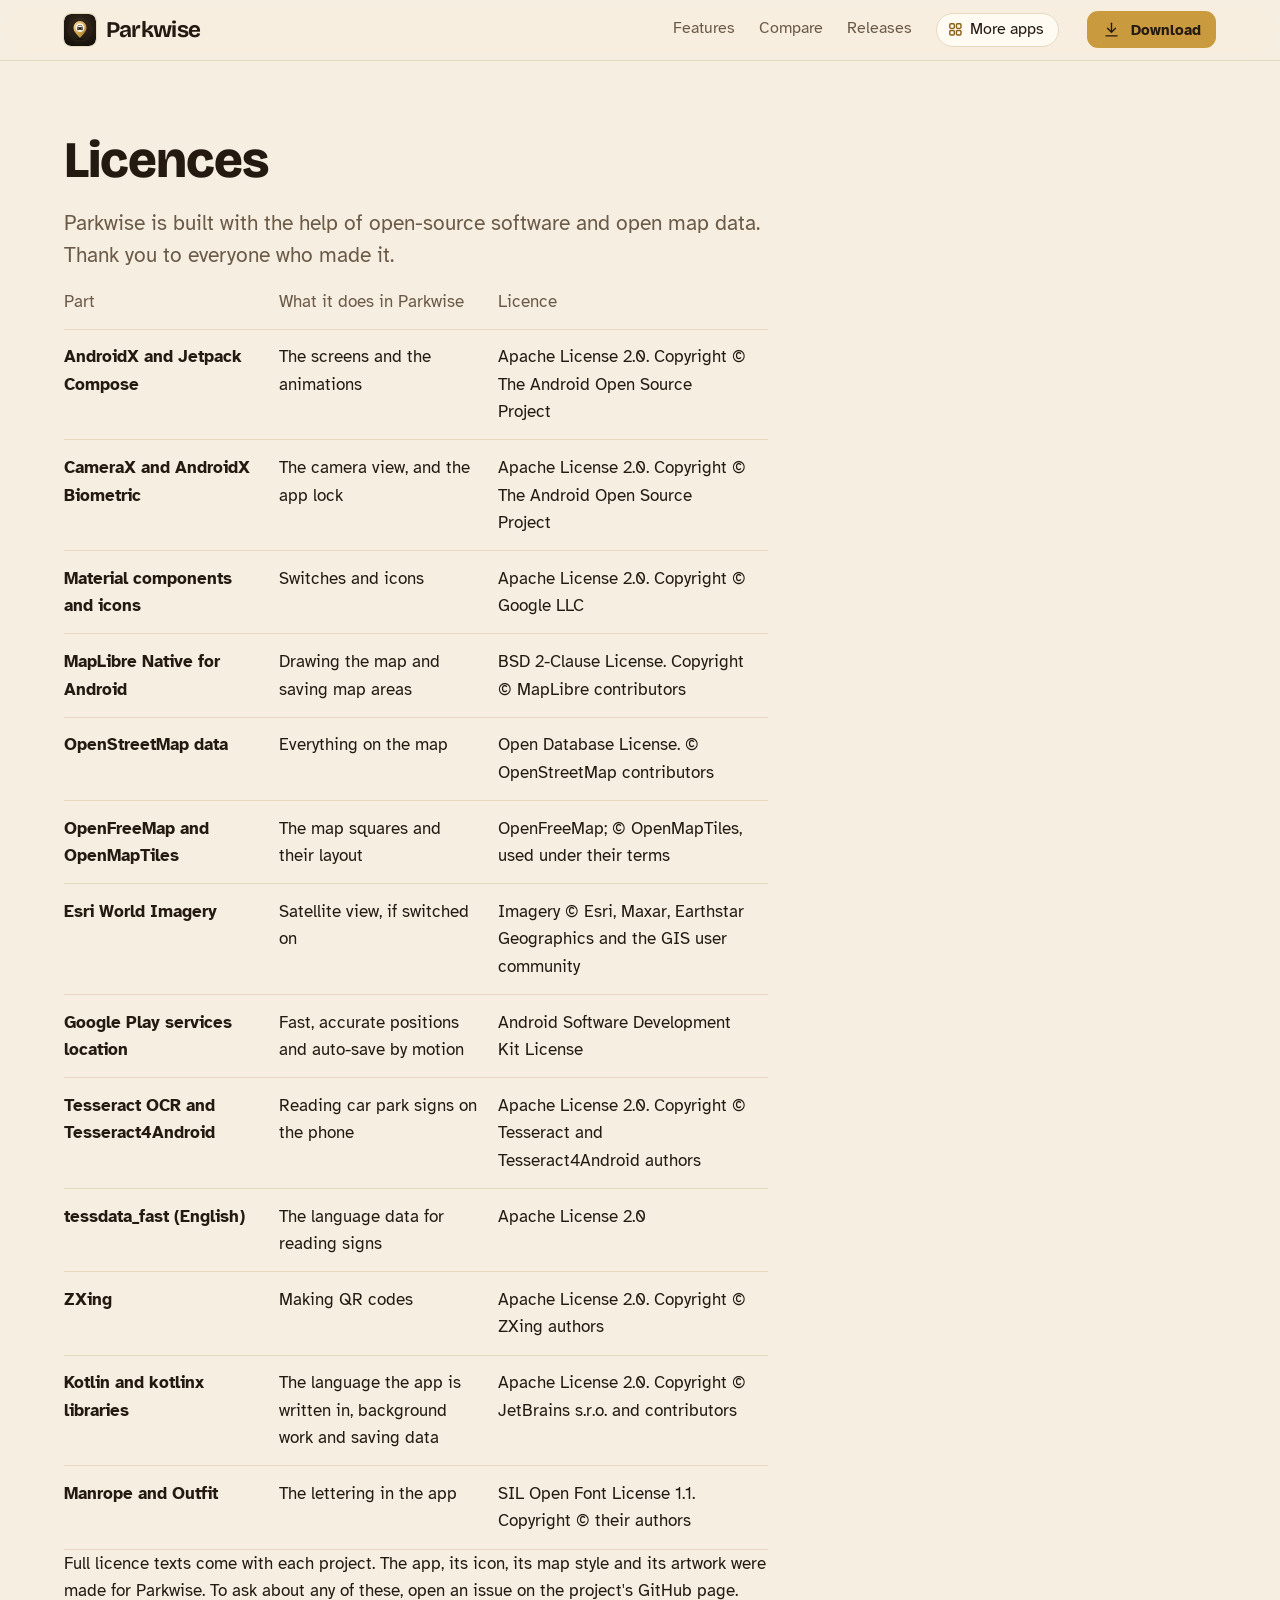
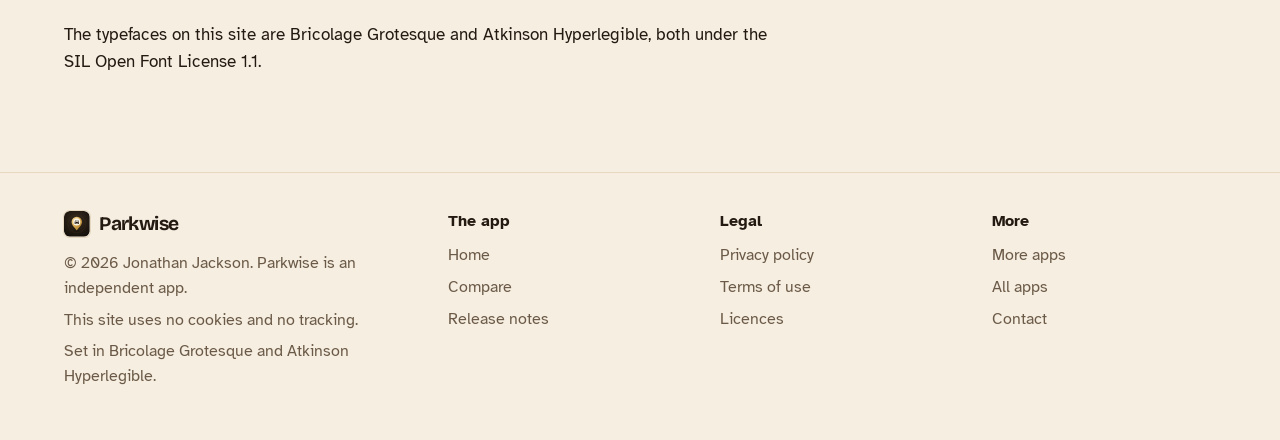
<file: licences.html>
<!DOCTYPE html>
<html lang="en-GB">
<head>
<meta charset="utf-8">
<meta name="viewport" content="width=device-width, initial-scale=1">
<title>Parkwise licences</title>
<meta name="description" content="The open-source software and map data used in Parkwise.">
<meta name="author" content="Jonathan Jackson">
<link rel="canonical" href="https://customgpter.github.io/parkwise/licences.html">
<meta name="theme-color" content="#f6eee1" media="(prefers-color-scheme: light)">
<meta name="theme-color" content="#14110d" media="(prefers-color-scheme: dark)">
<meta property="og:type" content="website">
<meta property="og:site_name" content="Parkwise">
<meta property="og:title" content="Parkwise licences">
<meta property="og:description" content="The open-source software and map data used in Parkwise.">
<meta property="og:url" content="https://customgpter.github.io/parkwise/licences.html">
<meta property="og:image" content="https://customgpter.github.io/parkwise/assets/og.png">
<meta property="og:image:width" content="1200">
<meta property="og:image:height" content="630">
<meta property="og:image:alt" content="Parkwise: the gold pin, the parked-for dial and the walk back to the car">
<meta property="og:locale" content="en_GB">
<meta name="twitter:card" content="summary_large_image">
<link rel="icon" href="./assets/favicon.svg" type="image/svg+xml">
<link rel="apple-touch-icon" href="./assets/apple-touch-icon.png">
<link rel="preload" href="./assets/fonts/bricolage-grotesque-latin.woff2" as="font" type="font/woff2" crossorigin>
<link rel="preload" href="./assets/fonts/atkinson-hyperlegible-latin-400-normal.woff2" as="font" type="font/woff2" crossorigin>
<link rel="stylesheet" href="./assets/site.css?v=1">
<link rel="stylesheet" href="./assets/house.css?v=1">
<link rel="stylesheet" href="./assets/apps-list.css?v=1">
<script src="./assets/apps-list.js?v=1" defer></script>
</head>
<body>
<a class="skip" href="#main">Skip to content</a>
<header class="masthead">
<div class="wrap">
<a class="brand" href="./" aria-label="Parkwise home"><svg viewBox="0 0 108 108" aria-hidden="true"><defs><radialGradient id="pwb" cx="50%" cy="36%" r="74%"><stop offset="0" stop-color="#3A2C1F"/><stop offset="1" stop-color="#120E0A"/></radialGradient><linearGradient id="pwg" x1="0" y1="0" x2="1" y2="1"><stop offset="0" stop-color="#F6DC9C"/><stop offset=".5" stop-color="#D6A84E"/><stop offset="1" stop-color="#9C6F24"/></linearGradient></defs><rect width="108" height="108" rx="24" fill="url(#pwb)"/><circle cx="54" cy="54" r="38" fill="none" stroke="#D9AE5B" stroke-opacity=".18"/><ellipse cx="54" cy="84" rx="11" ry="3" fill="#000" fill-opacity=".35"/><path d="M54 82C49 73 32 61 32 46A22 22 0 1 1 76 46C76 61 59 73 54 82Z" fill="url(#pwg)"/><circle cx="54" cy="46" r="15" fill="#FBF4E6"/><g transform="translate(42 34)"><path fill="#1A140E" d="M18.92 6.01C18.72 5.42 18.16 5 17.5 5h-11c-.66 0-1.21.42-1.42 1.01L3 12v8c0 .55.45 1 1 1h1c.55 0 1-.45 1-1v-1h12v1c0 .55.45 1 1 1h1c.55 0 1-.45 1-1v-8l-2.08-5.99zM6.5 16c-.83 0-1.5-.67-1.5-1.5S5.67 13 6.5 13s1.5.67 1.5 1.5S7.33 16 6.5 16zm11 0c-.83 0-1.5-.67-1.5-1.5s.67-1.5 1.5-1.5 1.5.67 1.5 1.5-.67 1.5-1.5 1.5zM5 11l1.5-4.5h11L19 11H5z"/></g></svg><span>Parkwise</span></a>
<nav aria-label="Main"><ul><li><a href="./#features">Features</a></li><li><a href="./compare.html">Compare</a></li><li><a href="./releases.html">Releases</a></li><li><a class="more-apps" href="./more-apps.html"><svg class="ico" viewBox="0 0 24 24" aria-hidden="true"><rect x="4" y="4" width="6.5" height="6.5" rx="1.6"/><rect x="13.5" y="4" width="6.5" height="6.5" rx="1.6"/><rect x="4" y="13.5" width="6.5" height="6.5" rx="1.6"/><rect x="13.5" y="13.5" width="6.5" height="6.5" rx="1.6"/></svg>More apps</a></li></ul></nav>
<a class="button small" href="https://github.com/CustomGPTer/parkwise/releases/latest/download/Parkwise.apk"><svg class="ico" viewBox="0 0 24 24" aria-hidden="true"><path d="M12 4v11"/><path d="M7 10.5l5 5 5-5"/><path d="M5 20h14"/></svg>Download</a>
</div>
</header>
<main id="main" class="doc">
<div class="wrap">
<div class="measure">
<h1>Licences</h1>
<p class="lede">Parkwise is built with the help of open-source software and open map data. Thank you to everyone who made it.</p>
<div class="scroll"><table><thead><tr><th scope="col">Part</th><th scope="col">What it does in Parkwise</th><th scope="col">Licence</th></tr></thead><tbody><tr><th scope="row">AndroidX and Jetpack Compose</th><td>The screens and the animations</td><td>Apache License 2.0. Copyright &copy; The Android Open Source Project</td></tr><tr><th scope="row">CameraX and AndroidX Biometric</th><td>The camera view, and the app lock</td><td>Apache License 2.0. Copyright &copy; The Android Open Source Project</td></tr><tr><th scope="row">Material components and icons</th><td>Switches and icons</td><td>Apache License 2.0. Copyright &copy; Google LLC</td></tr><tr><th scope="row">MapLibre Native for Android</th><td>Drawing the map and saving map areas</td><td>BSD 2-Clause License. Copyright &copy; MapLibre contributors</td></tr><tr><th scope="row">OpenStreetMap data</th><td>Everything on the map</td><td>Open Database License. &copy; OpenStreetMap contributors</td></tr><tr><th scope="row">OpenFreeMap and OpenMapTiles</th><td>The map squares and their layout</td><td>OpenFreeMap; &copy; OpenMapTiles, used under their terms</td></tr><tr><th scope="row">Esri World Imagery</th><td>Satellite view, if switched on</td><td>Imagery &copy; Esri, Maxar, Earthstar Geographics and the GIS user community</td></tr><tr><th scope="row">Google Play services location</th><td>Fast, accurate positions and auto-save by motion</td><td>Android Software Development Kit License</td></tr><tr><th scope="row">Tesseract OCR and Tesseract4Android</th><td>Reading car park signs on the phone</td><td>Apache License 2.0. Copyright &copy; Tesseract and Tesseract4Android authors</td></tr><tr><th scope="row">tessdata_fast (English)</th><td>The language data for reading signs</td><td>Apache License 2.0</td></tr><tr><th scope="row">ZXing</th><td>Making QR codes</td><td>Apache License 2.0. Copyright &copy; ZXing authors</td></tr><tr><th scope="row">Kotlin and kotlinx libraries</th><td>The language the app is written in, background work and saving data</td><td>Apache License 2.0. Copyright &copy; JetBrains s.r.o. and contributors</td></tr><tr><th scope="row">Manrope and Outfit</th><td>The lettering in the app</td><td>SIL Open Font License 1.1. Copyright &copy; their authors</td></tr></tbody></table></div>
<p>Full licence texts come with each project. The app, its icon, its map style and its artwork were made for Parkwise. To ask about any of these, open an issue on the project&#x27;s GitHub page.</p>
<p>The typefaces on this site are Bricolage Grotesque and Atkinson Hyperlegible, both under the SIL Open Font License 1.1.</p>
</div>
</div>
</main>
<footer class="colophon">
<div class="wrap">
<div>
<a class="brand" href="./" aria-label="Parkwise home"><svg viewBox="0 0 108 108" aria-hidden="true"><defs><radialGradient id="pwb" cx="50%" cy="36%" r="74%"><stop offset="0" stop-color="#3A2C1F"/><stop offset="1" stop-color="#120E0A"/></radialGradient><linearGradient id="pwg" x1="0" y1="0" x2="1" y2="1"><stop offset="0" stop-color="#F6DC9C"/><stop offset=".5" stop-color="#D6A84E"/><stop offset="1" stop-color="#9C6F24"/></linearGradient></defs><rect width="108" height="108" rx="24" fill="url(#pwb)"/><circle cx="54" cy="54" r="38" fill="none" stroke="#D9AE5B" stroke-opacity=".18"/><ellipse cx="54" cy="84" rx="11" ry="3" fill="#000" fill-opacity=".35"/><path d="M54 82C49 73 32 61 32 46A22 22 0 1 1 76 46C76 61 59 73 54 82Z" fill="url(#pwg)"/><circle cx="54" cy="46" r="15" fill="#FBF4E6"/><g transform="translate(42 34)"><path fill="#1A140E" d="M18.92 6.01C18.72 5.42 18.16 5 17.5 5h-11c-.66 0-1.21.42-1.42 1.01L3 12v8c0 .55.45 1 1 1h1c.55 0 1-.45 1-1v-1h12v1c0 .55.45 1 1 1h1c.55 0 1-.45 1-1v-8l-2.08-5.99zM6.5 16c-.83 0-1.5-.67-1.5-1.5S5.67 13 6.5 13s1.5.67 1.5 1.5S7.33 16 6.5 16zm11 0c-.83 0-1.5-.67-1.5-1.5s.67-1.5 1.5-1.5 1.5.67 1.5 1.5-.67 1.5-1.5 1.5zM5 11l1.5-4.5h11L19 11H5z"/></g></svg><span>Parkwise</span></a>
<p>&copy; 2026 Jonathan Jackson. Parkwise is an independent app.</p>
<p>This site uses no cookies and no tracking.</p>
<p>Set in Bricolage Grotesque and Atkinson Hyperlegible.</p>
</div>
<nav aria-label="The app"><h2>The app</h2><ul>
<li><a href="./">Home</a></li>
<li><a href="./compare.html">Compare</a></li>
<li><a href="./releases.html">Release notes</a></li>
</ul></nav>
<nav aria-label="Legal"><h2>Legal</h2><ul>
<li><a href="./privacy.html">Privacy policy</a></li>
<li><a href="./terms.html">Terms of use</a></li>
<li><a href="./licences.html">Licences</a></li>
</ul></nav>
<nav aria-label="More"><h2>More</h2><ul>
<li><a href="./more-apps.html">More apps</a></li>
<li><a href="https://customgpter.github.io/">All apps</a></li>
<li><a href="https://github.com/CustomGPTer/parkwise/issues">Contact</a></li>
</ul></nav>
</div>
</footer>
</body>
</html>
</file>
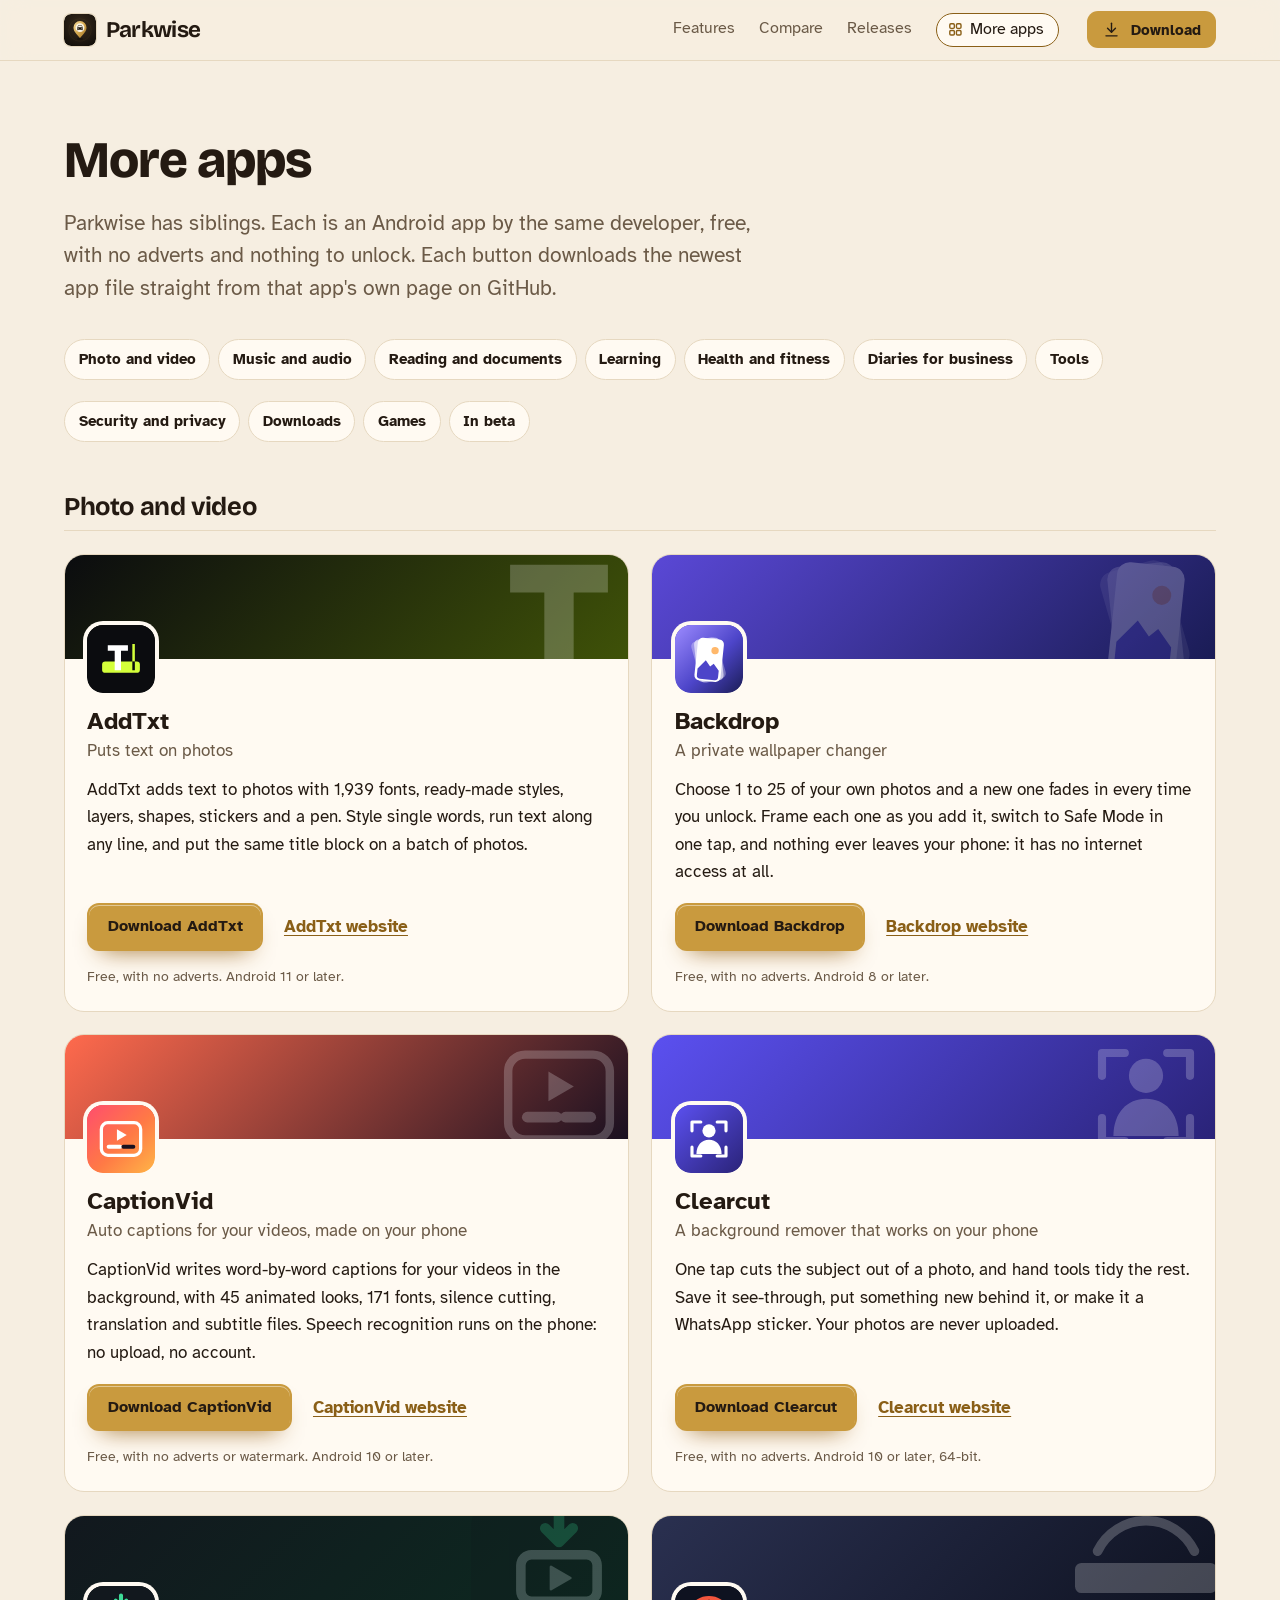
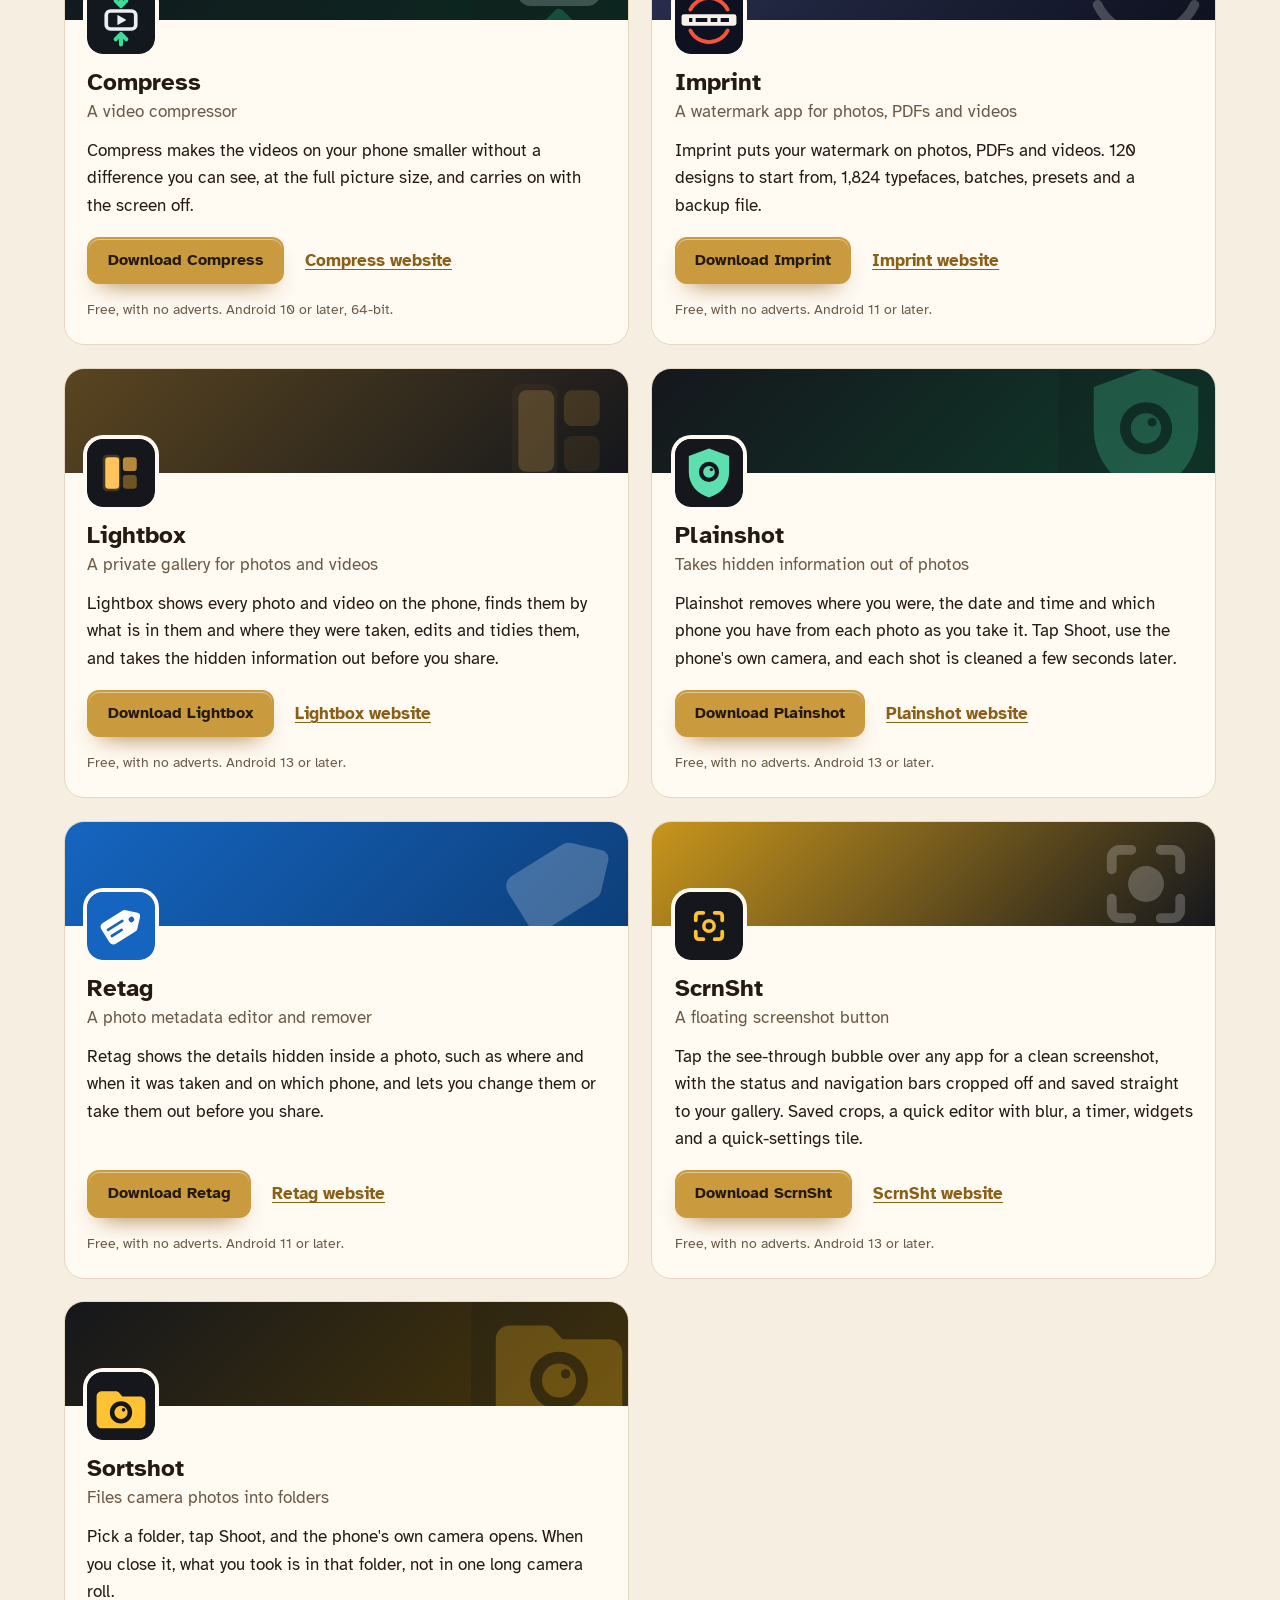
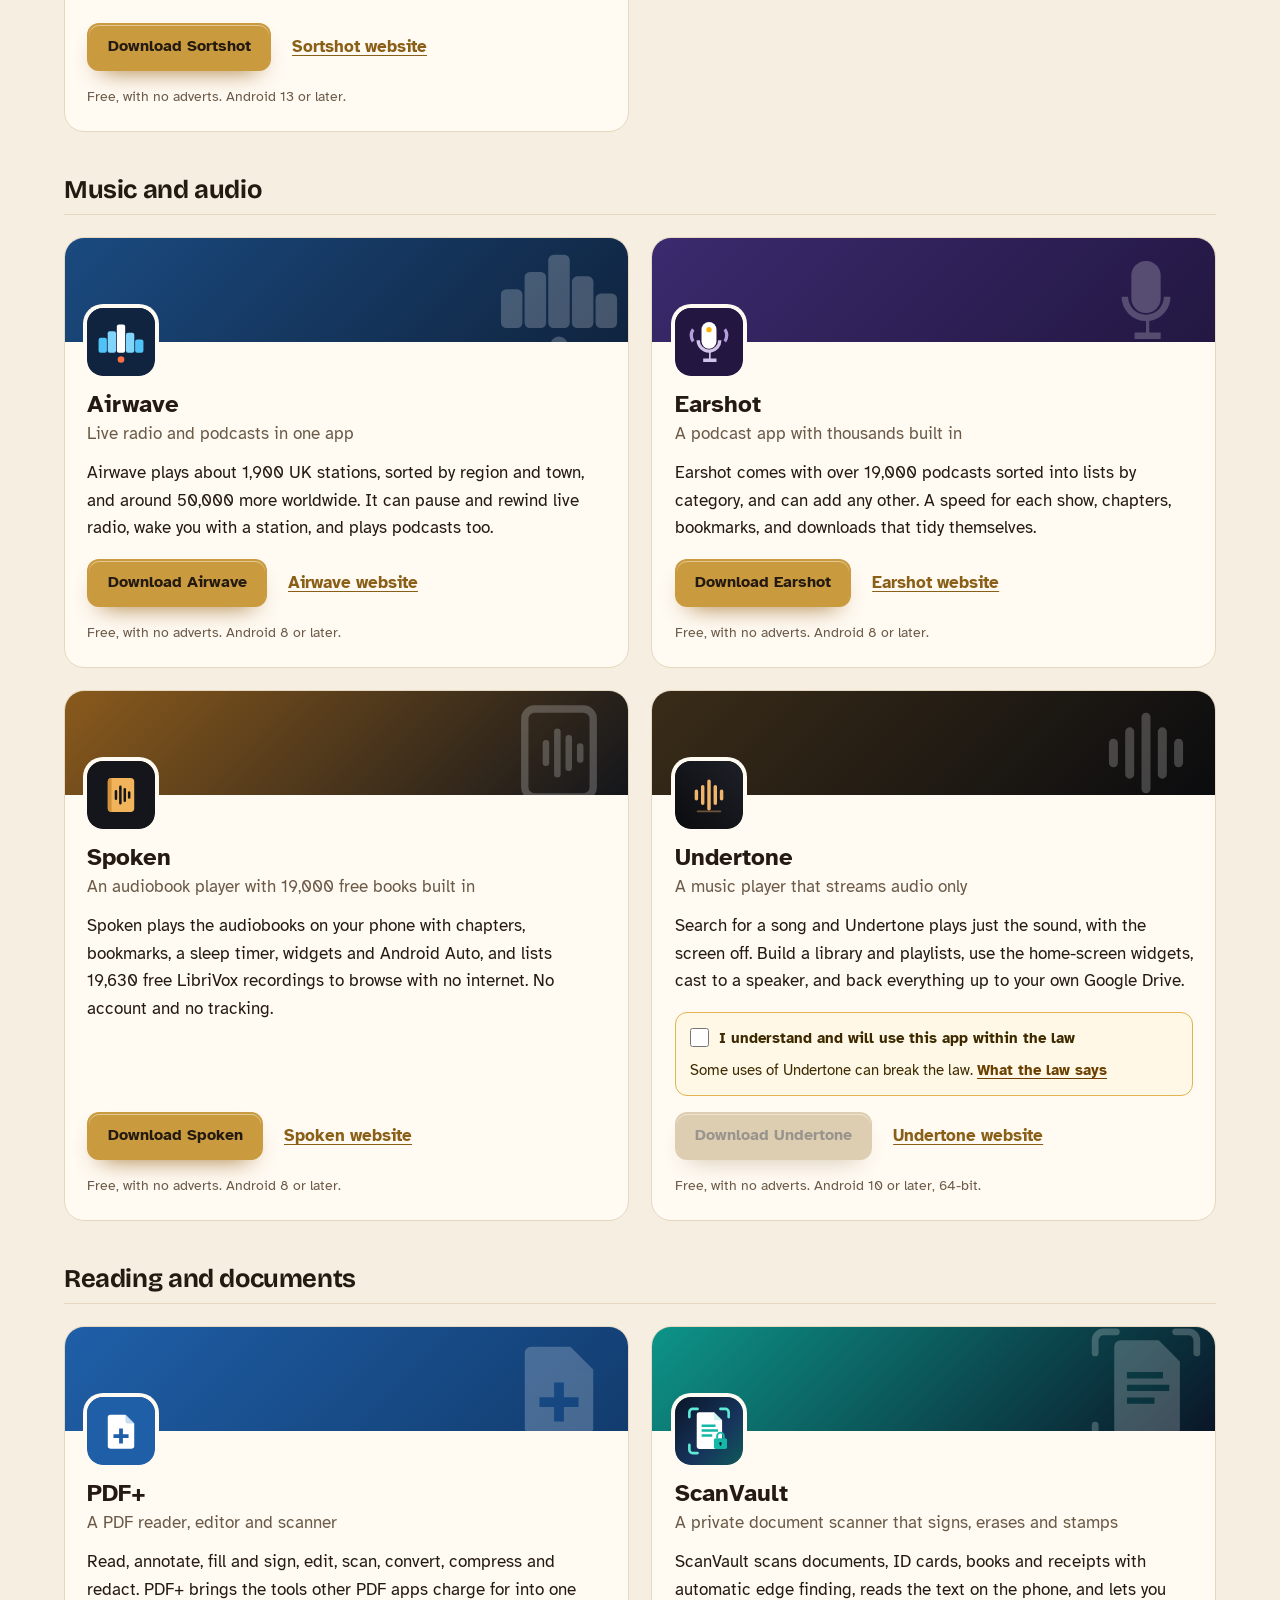
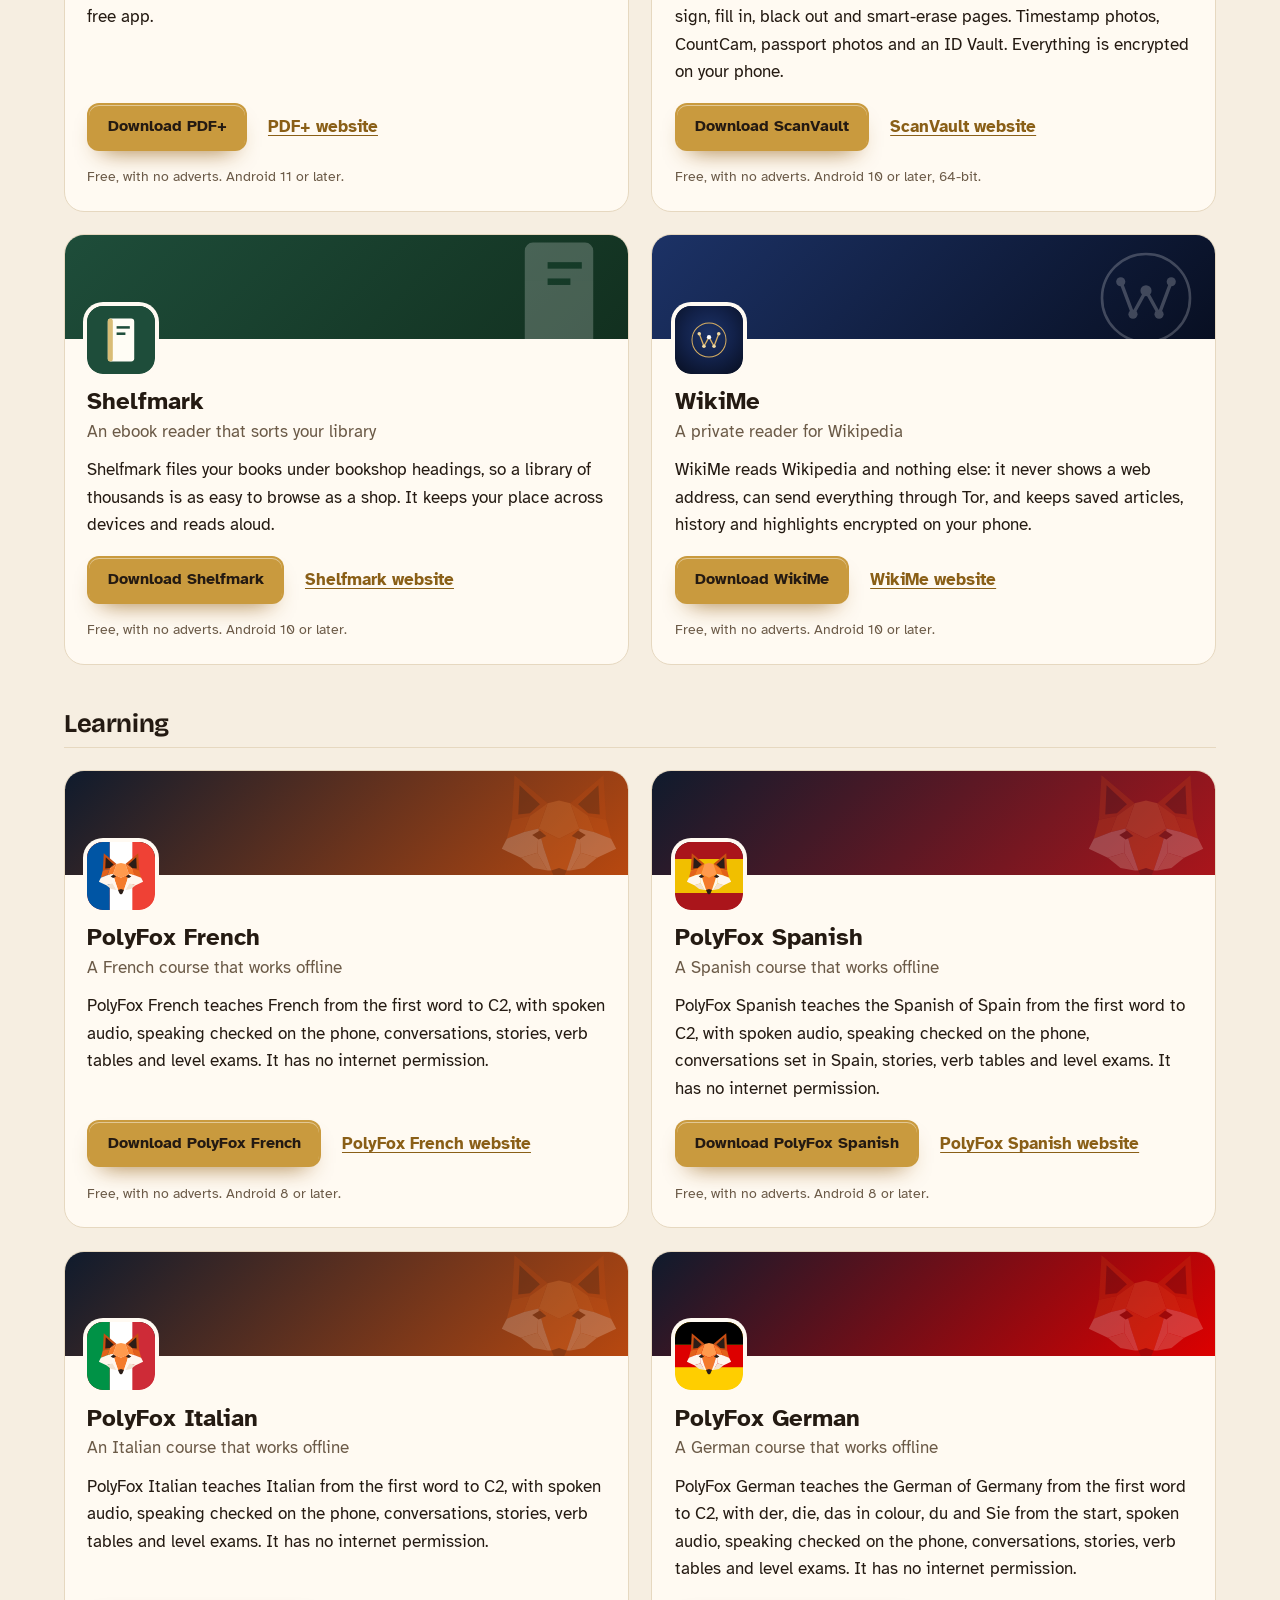
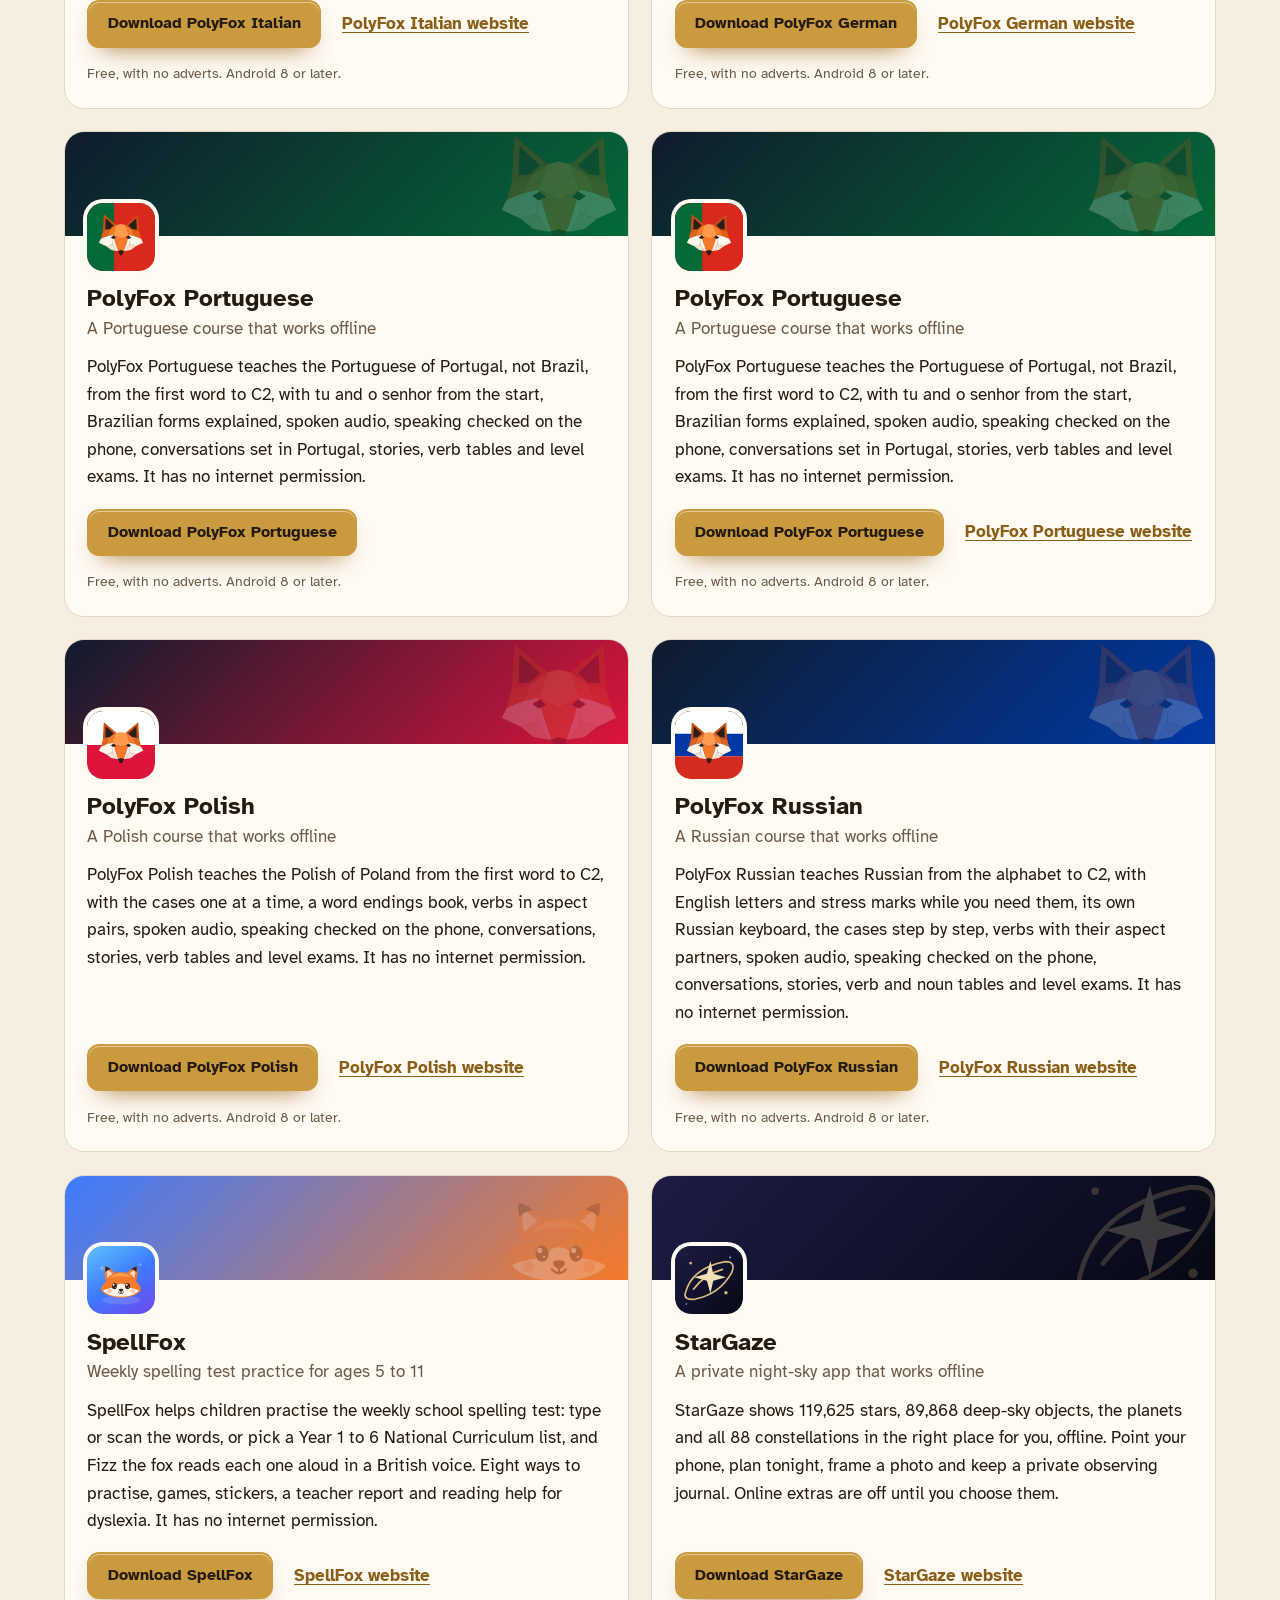
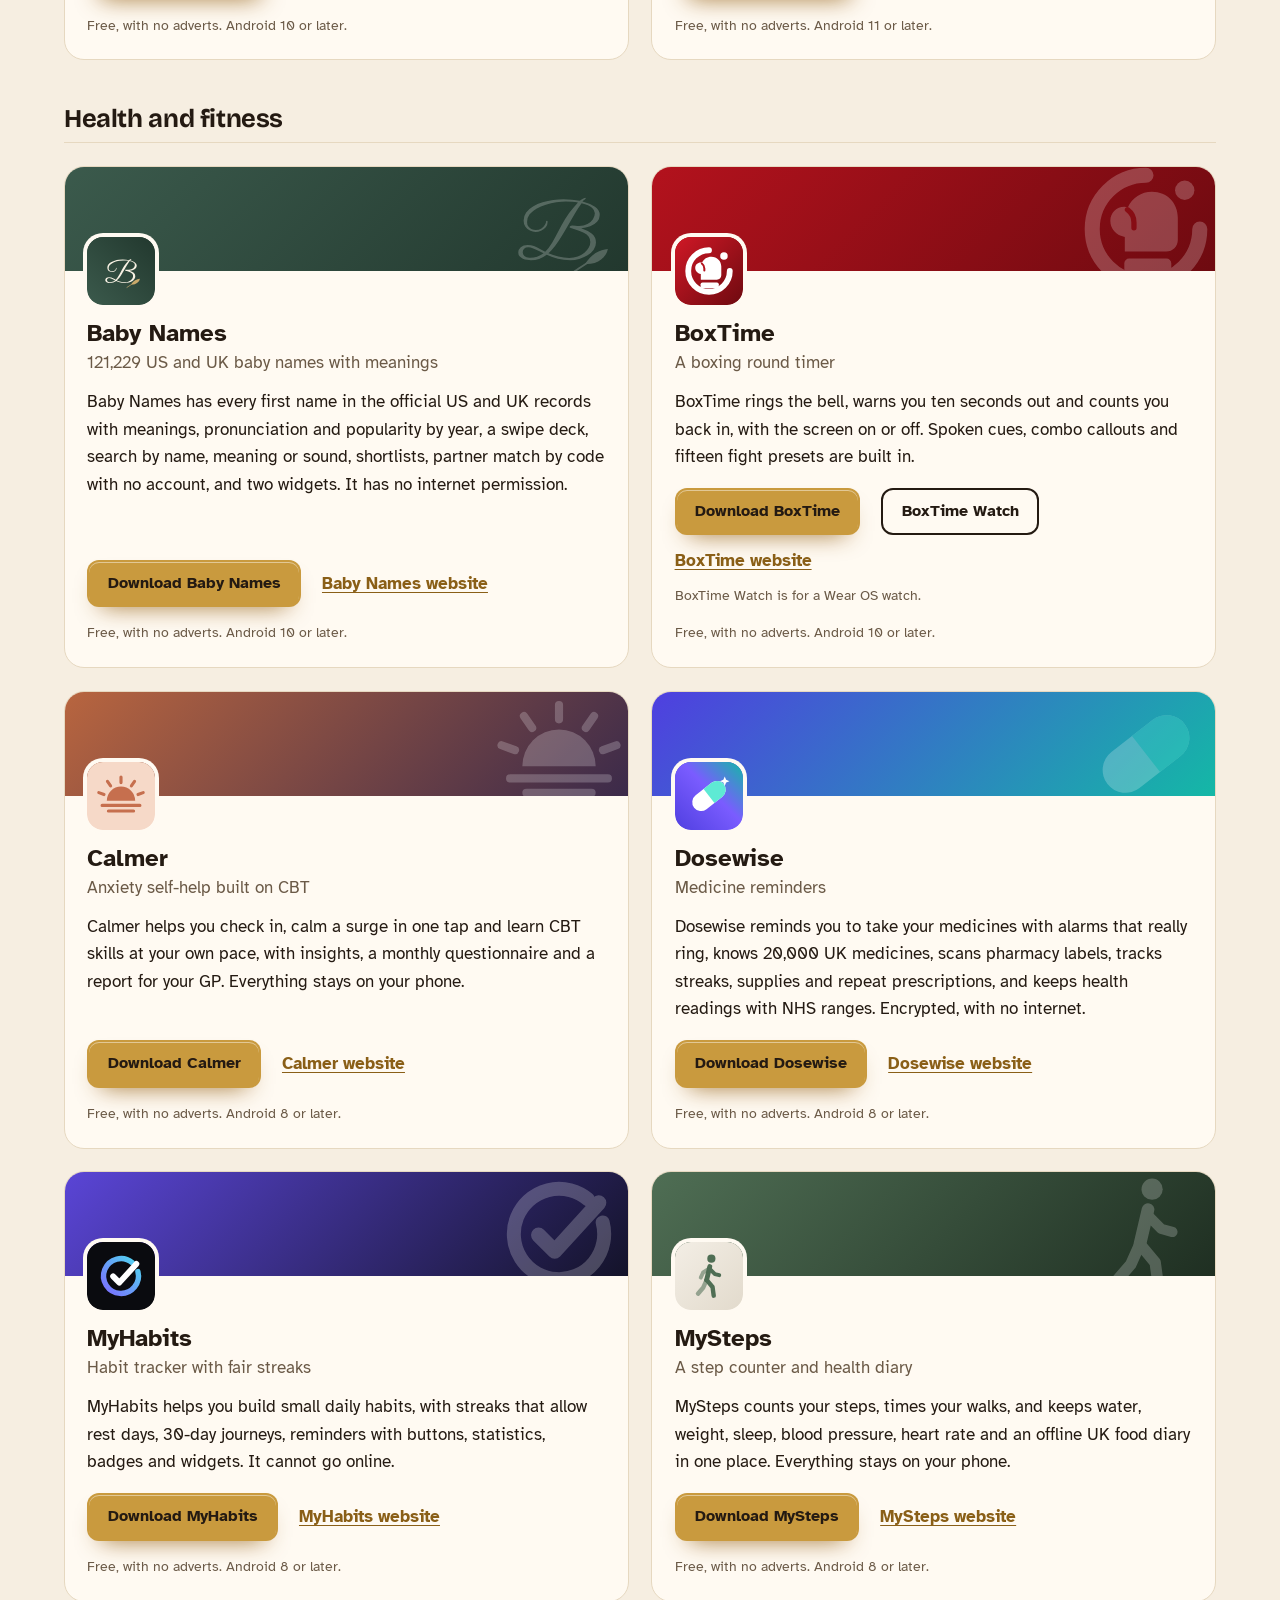
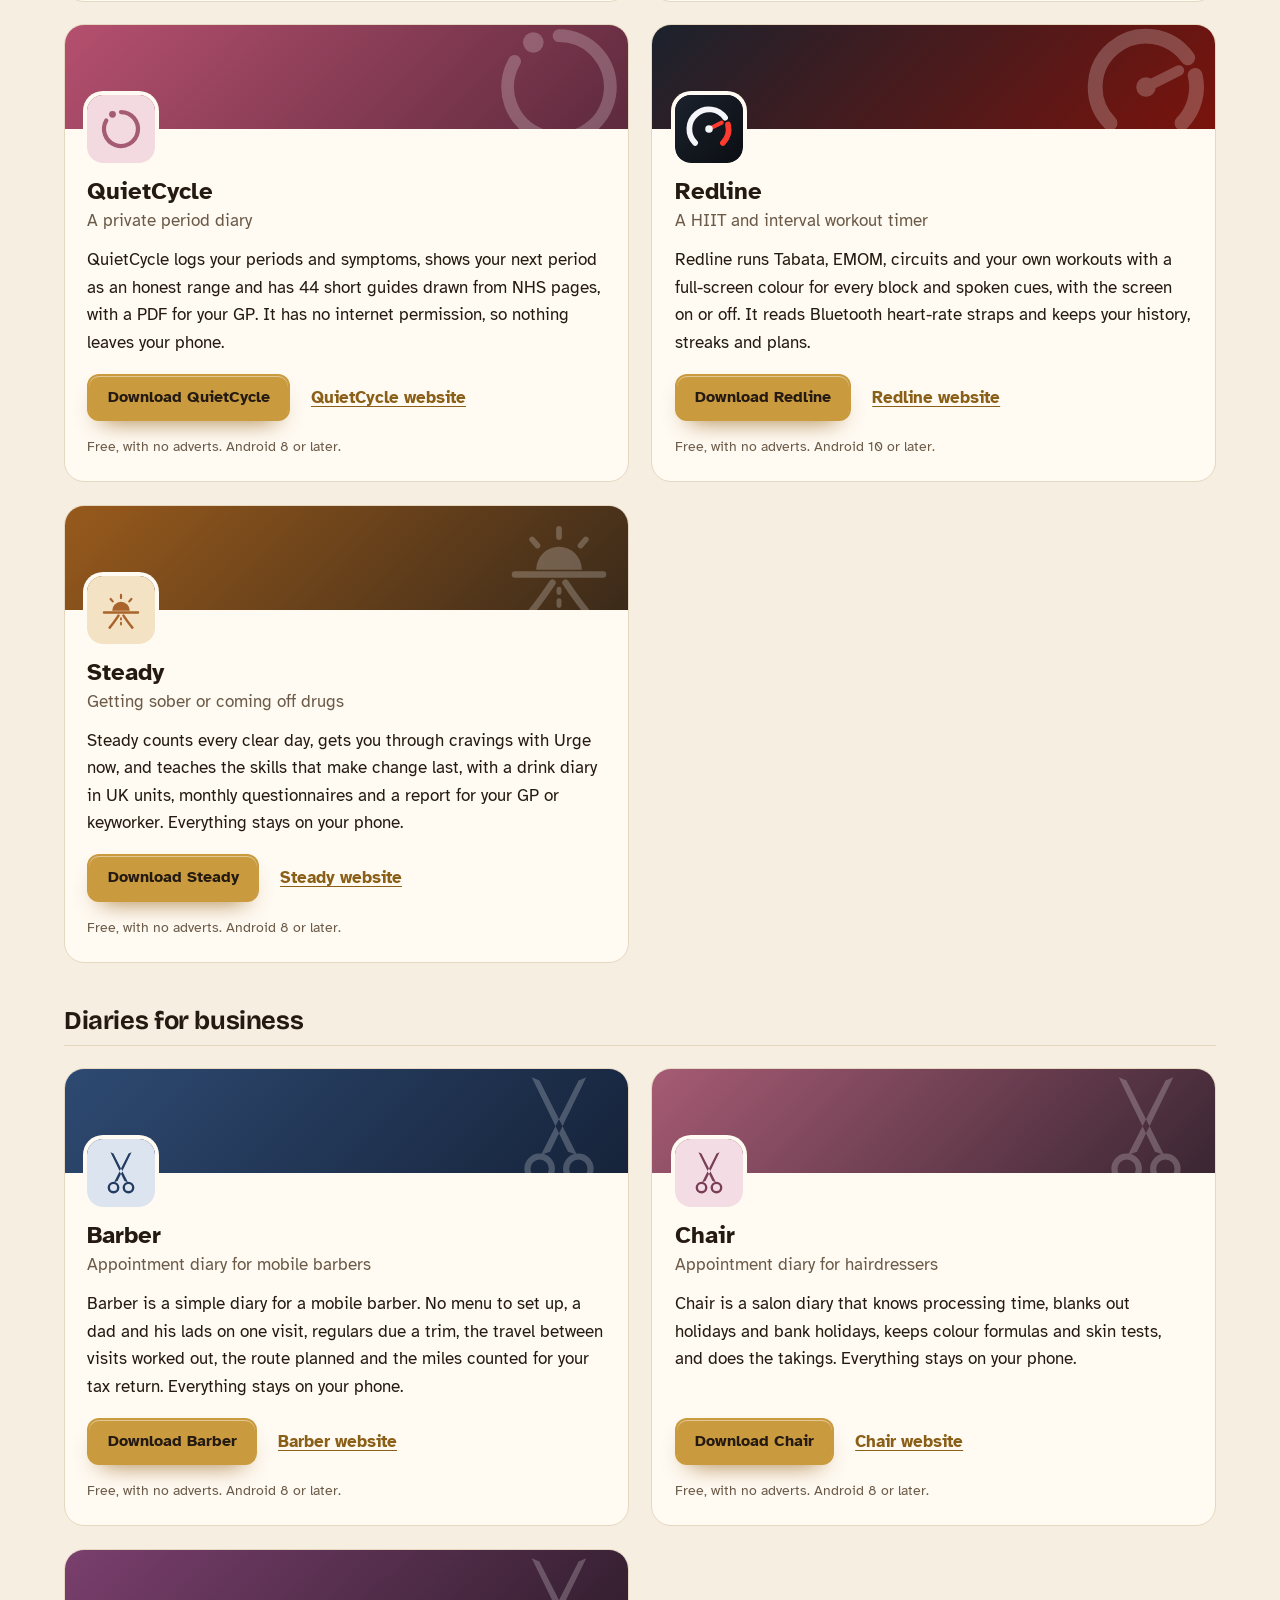
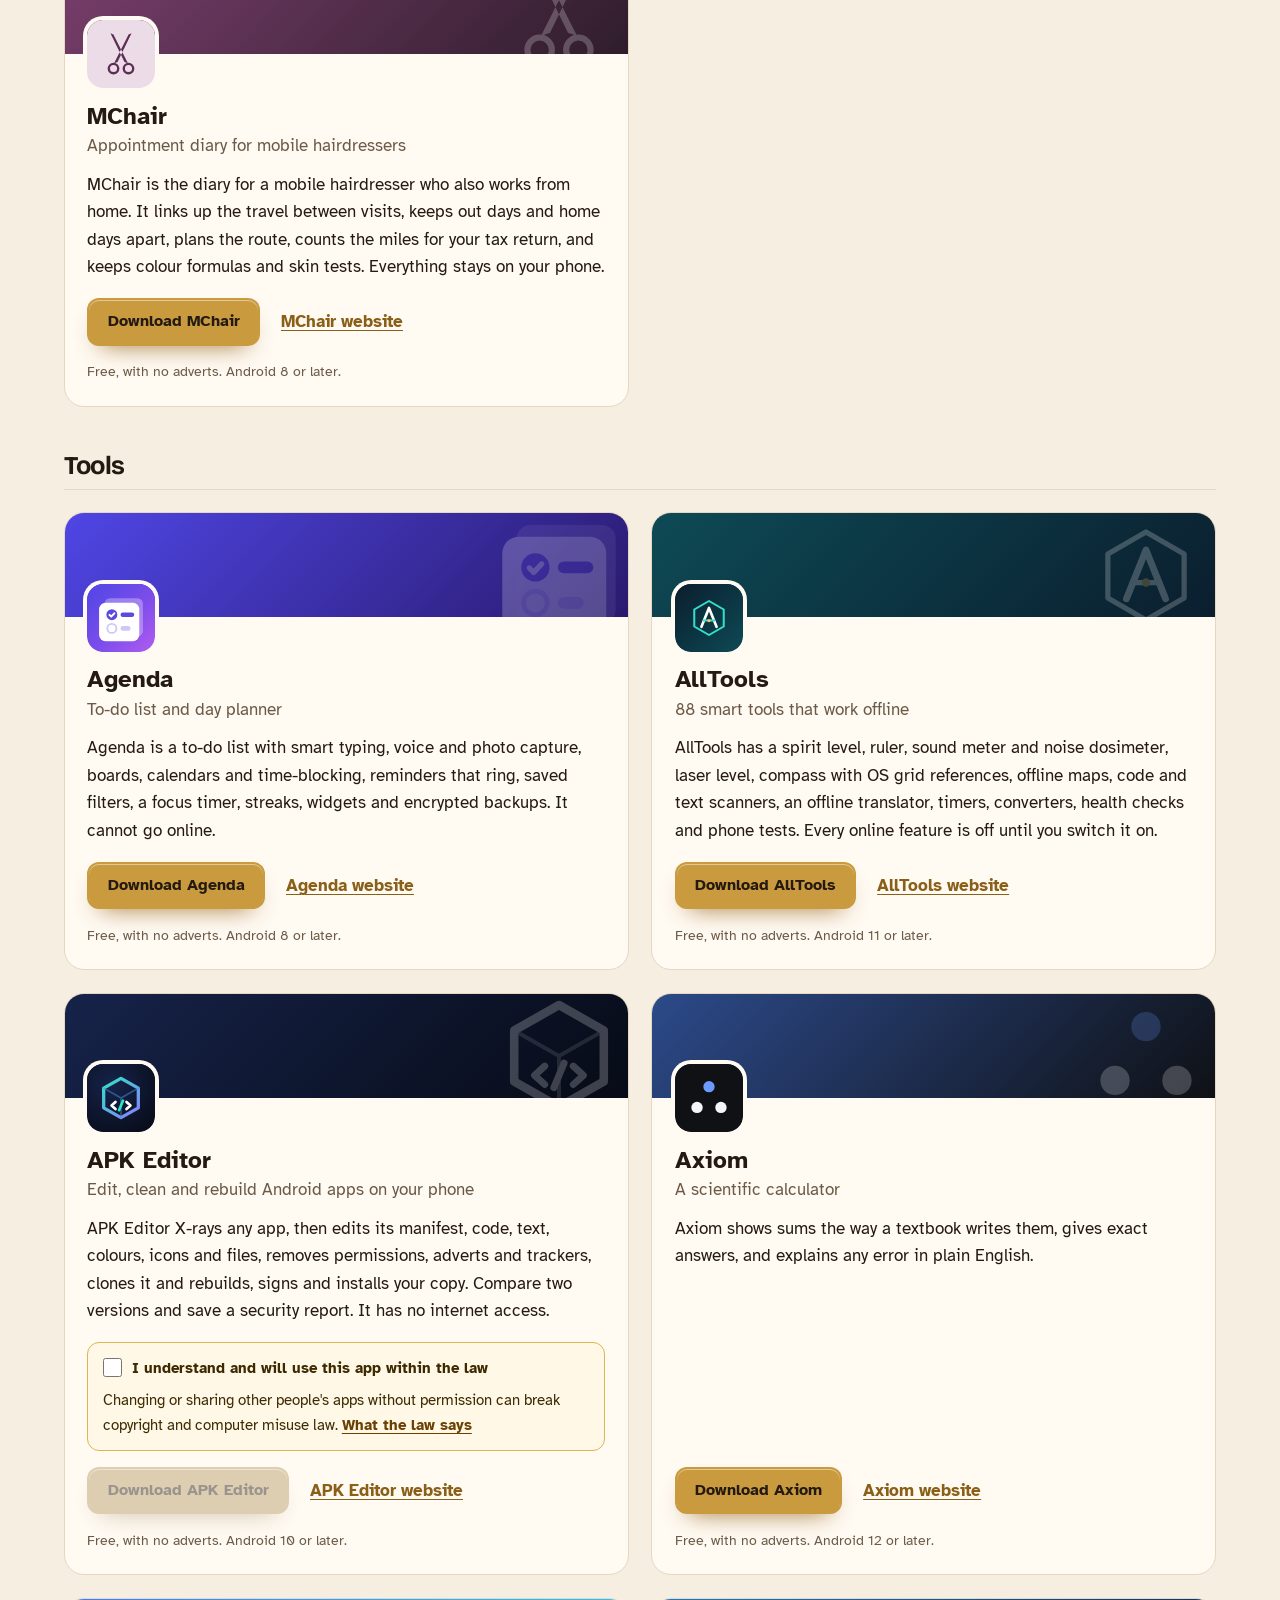
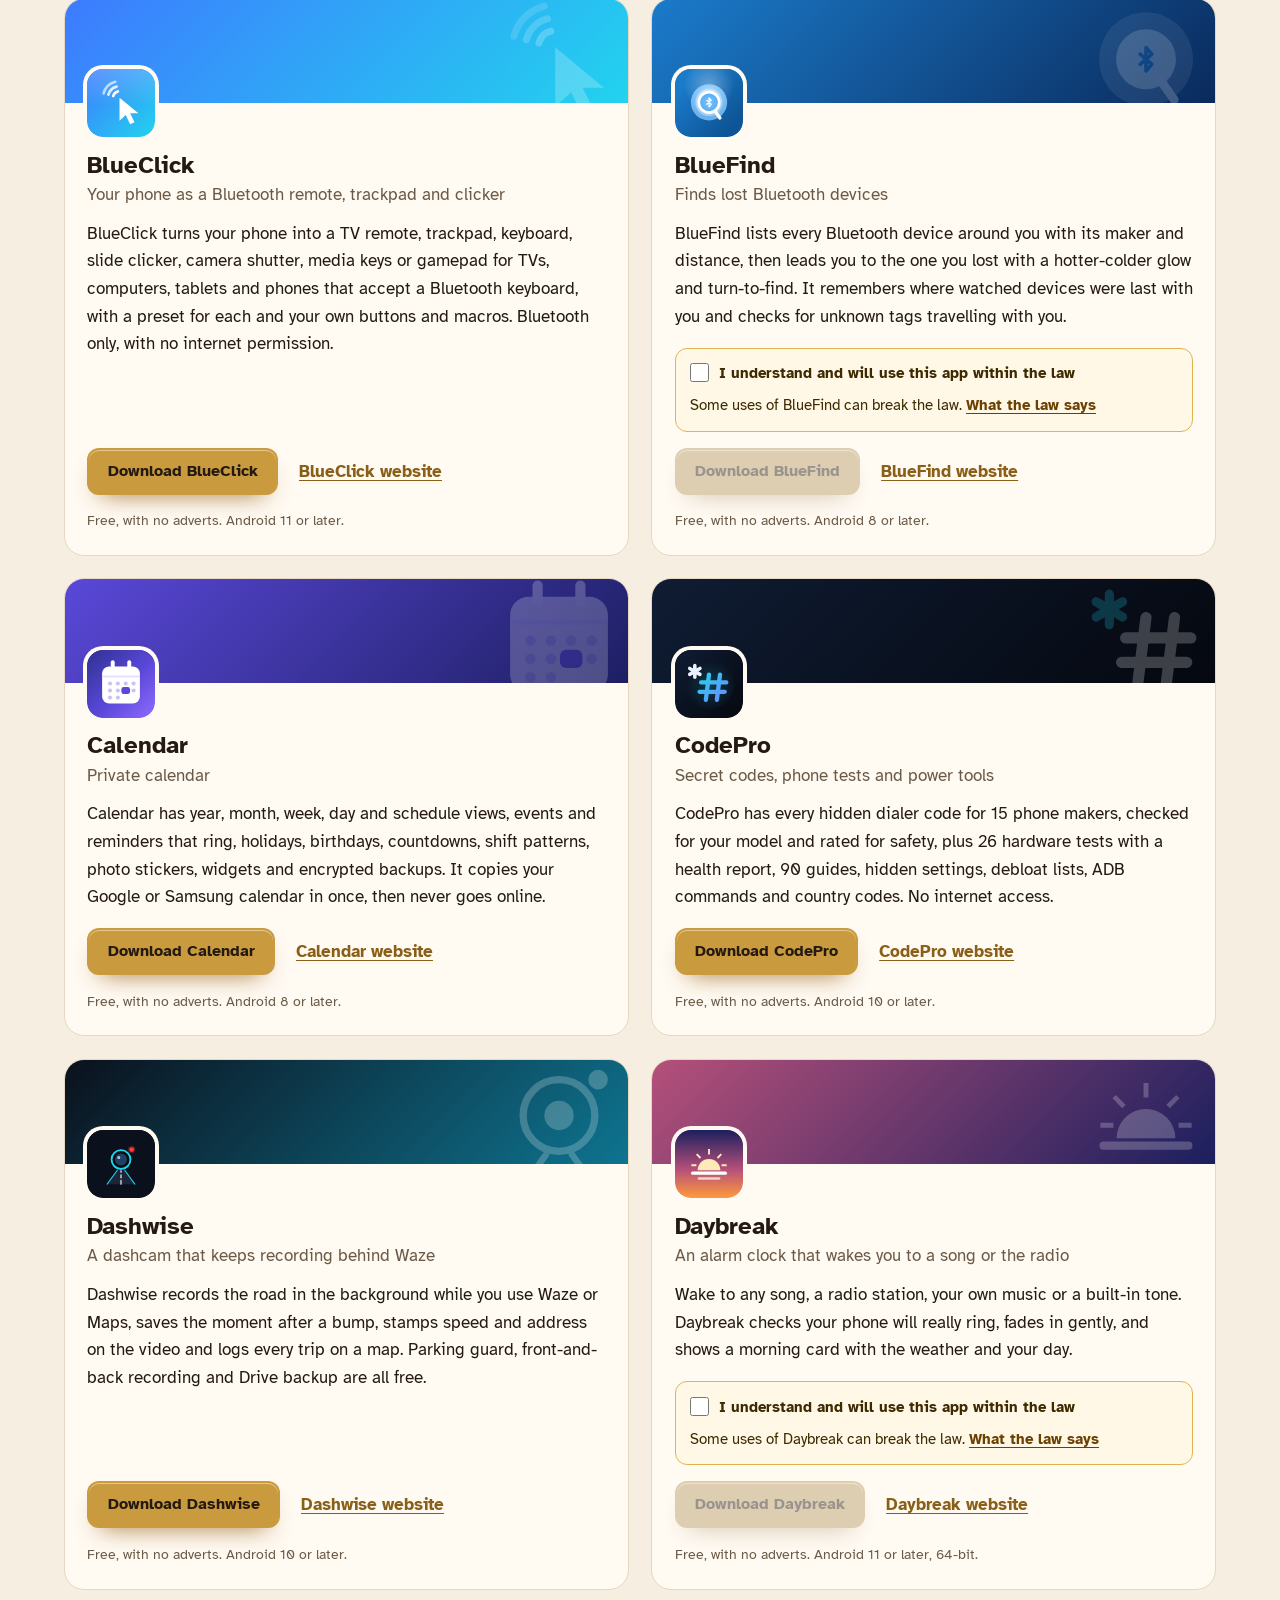
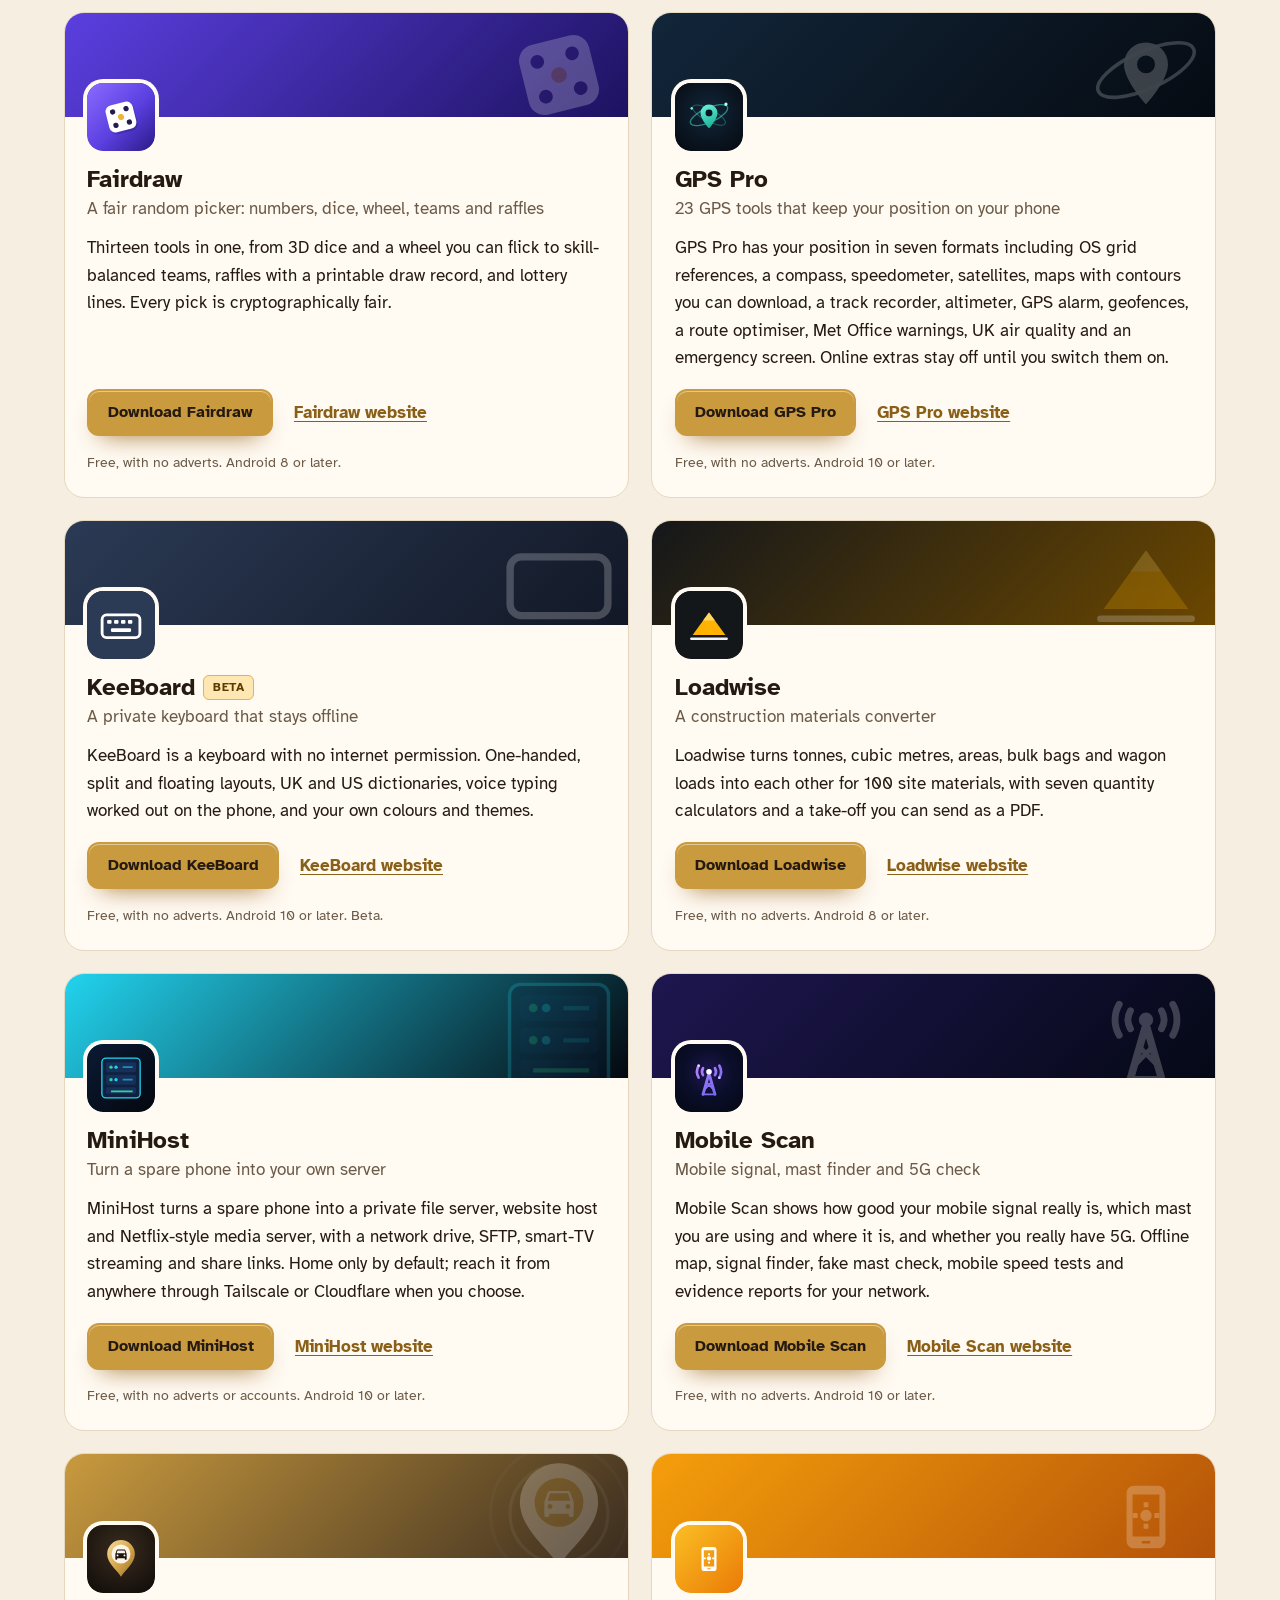
<file: more-apps.html>
<!DOCTYPE html>
<html lang="en-GB">
<head>
<meta charset="utf-8">
<meta name="viewport" content="width=device-width, initial-scale=1">
<title>More free Android apps from the maker of Parkwise</title>
<meta name="description" content="All 99 free Android apps from the maker of Parkwise, in one list by category, each with its download and a link to its website.">
<meta name="author" content="Jonathan Jackson">
<link rel="canonical" href="https://customgpter.github.io/parkwise/more-apps.html">
<meta name="theme-color" content="#f6eee1" media="(prefers-color-scheme: light)">
<meta name="theme-color" content="#14110d" media="(prefers-color-scheme: dark)">
<meta property="og:type" content="website">
<meta property="og:site_name" content="Parkwise">
<meta property="og:title" content="More free Android apps from the maker of Parkwise">
<meta property="og:description" content="All 99 free Android apps from the maker of Parkwise, in one list by category, each with its download and a link to its website.">
<meta property="og:url" content="https://customgpter.github.io/parkwise/more-apps.html">
<meta property="og:image" content="https://customgpter.github.io/parkwise/assets/og.png">
<meta property="og:image:width" content="1200">
<meta property="og:image:height" content="630">
<meta property="og:image:alt" content="Parkwise: the gold pin, the parked-for dial and the walk back to the car">
<meta property="og:locale" content="en_GB">
<meta name="twitter:card" content="summary_large_image">
<link rel="icon" href="./assets/favicon.svg" type="image/svg+xml">
<link rel="apple-touch-icon" href="./assets/apple-touch-icon.png">
<link rel="preload" href="./assets/fonts/bricolage-grotesque-latin.woff2" as="font" type="font/woff2" crossorigin>
<link rel="preload" href="./assets/fonts/atkinson-hyperlegible-latin-400-normal.woff2" as="font" type="font/woff2" crossorigin>
<link rel="stylesheet" href="./assets/site.css?v=1">
<link rel="stylesheet" href="./assets/house.css?v=1">
<script type="application/ld+json">{"@context":"https://schema.org","@type":"ItemList","name":"Apps from the maker of Parkwise","url":"https://customgpter.github.io/parkwise/more-apps.html","itemListElement":[{"@type":"ListItem","position":1,"name":"AddTxt","url":"https://customgpter.github.io/addtxt/"},{"@type":"ListItem","position":2,"name":"Backdrop","url":"https://customgpter.github.io/backdrop/"},{"@type":"ListItem","position":3,"name":"CaptionVid","url":"https://customgpter.github.io/captionvid/"},{"@type":"ListItem","position":4,"name":"Clearcut","url":"https://customgpter.github.io/clearcut/"},{"@type":"ListItem","position":5,"name":"Compress","url":"https://customgpter.github.io/compress/"},{"@type":"ListItem","position":6,"name":"Imprint","url":"https://customgpter.github.io/imprint/"},{"@type":"ListItem","position":7,"name":"Lightbox","url":"https://customgpter.github.io/lightbox/"},{"@type":"ListItem","position":8,"name":"Plainshot","url":"https://customgpter.github.io/plainshot/"},{"@type":"ListItem","position":9,"name":"Retag","url":"https://customgpter.github.io/retag/"},{"@type":"ListItem","position":10,"name":"ScrnSht","url":"https://customgpter.github.io/scrnsht/"},{"@type":"ListItem","position":11,"name":"Sortshot","url":"https://customgpter.github.io/sortshot/"},{"@type":"ListItem","position":12,"name":"Airwave","url":"https://customgpter.github.io/airwave/"},{"@type":"ListItem","position":13,"name":"Earshot","url":"https://customgpter.github.io/earshot/"},{"@type":"ListItem","position":14,"name":"Spoken","url":"https://customgpter.github.io/spoken/"},{"@type":"ListItem","position":15,"name":"Undertone","url":"https://customgpter.github.io/undertone/"},{"@type":"ListItem","position":16,"name":"PDF+","url":"https://customgpter.github.io/pdfplus/"},{"@type":"ListItem","position":17,"name":"ScanVault","url":"https://customgpter.github.io/scanvault/"},{"@type":"ListItem","position":18,"name":"Shelfmark","url":"https://customgpter.github.io/shelfmark/"},{"@type":"ListItem","position":19,"name":"WikiMe","url":"https://customgpter.github.io/wikime/"},{"@type":"ListItem","position":20,"name":"PolyFox French","url":"https://customgpter.github.io/polyfox/"},{"@type":"ListItem","position":21,"name":"PolyFox German","url":"https://customgpter.github.io/polyfox-german/"},{"@type":"ListItem","position":22,"name":"PolyFox Portuguese","url":"https://customgpter.github.io/polyfox-portuguese/"},{"@type":"ListItem","position":23,"name":"PolyFox Polish","url":"https://customgpter.github.io/polyfox-polish/"},{"@type":"ListItem","position":24,"name":"PolyFox Russian","url":"https://customgpter.github.io/polyfox-russian/"},{"@type":"ListItem","position":25,"name":"SpellFox","url":"https://customgpter.github.io/spellfox/"},{"@type":"ListItem","position":26,"name":"StarGaze","url":"https://customgpter.github.io/stargaze/"},{"@type":"ListItem","position":27,"name":"Baby Names","url":"https://customgpter.github.io/babynames/"},{"@type":"ListItem","position":28,"name":"BoxTime","url":"https://customgpter.github.io/boxtime/"},{"@type":"ListItem","position":29,"name":"Calmer","url":"https://customgpter.github.io/calmer/"},{"@type":"ListItem","position":30,"name":"Dosewise","url":"https://customgpter.github.io/dosewise/"},{"@type":"ListItem","position":31,"name":"MyHabits","url":"https://customgpter.github.io/myhabits/"},{"@type":"ListItem","position":32,"name":"MySteps","url":"https://customgpter.github.io/mysteps/"},{"@type":"ListItem","position":33,"name":"QuietCycle","url":"https://customgpter.github.io/quietcycle/"},{"@type":"ListItem","position":34,"name":"Redline","url":"https://customgpter.github.io/redline/"},{"@type":"ListItem","position":35,"name":"Steady","url":"https://customgpter.github.io/steady/"},{"@type":"ListItem","position":36,"name":"Barber","url":"https://customgpter.github.io/barber/"},{"@type":"ListItem","position":37,"name":"Chair","url":"https://customgpter.github.io/chair/"},{"@type":"ListItem","position":38,"name":"MChair","url":"https://customgpter.github.io/mchair/"},{"@type":"ListItem","position":39,"name":"Agenda","url":"https://customgpter.github.io/agenda/"},{"@type":"ListItem","position":40,"name":"AllTools","url":"https://customgpter.github.io/alltools/"},{"@type":"ListItem","position":41,"name":"APK Editor","url":"https://customgpter.github.io/apkeditor/"},{"@type":"ListItem","position":42,"name":"Axiom","url":"https://customgpter.github.io/axiom/"},{"@type":"ListItem","position":43,"name":"BlueClick","url":"https://customgpter.github.io/blueclick/"},{"@type":"ListItem","position":44,"name":"BlueFind","url":"https://customgpter.github.io/bluefind/"},{"@type":"ListItem","position":45,"name":"Calendar","url":"https://customgpter.github.io/calendar/"},{"@type":"ListItem","position":46,"name":"CodePro","url":"https://customgpter.github.io/codepro/"},{"@type":"ListItem","position":47,"name":"Dashwise","url":"https://customgpter.github.io/dashwise/"},{"@type":"ListItem","position":48,"name":"Daybreak","url":"https://customgpter.github.io/daybreak/"},{"@type":"ListItem","position":49,"name":"Fairdraw","url":"https://customgpter.github.io/fairdraw/"},{"@type":"ListItem","position":50,"name":"GPS Pro","url":"https://customgpter.github.io/gpspro/"},{"@type":"ListItem","position":51,"name":"KeeBoard","url":"https://customgpter.github.io/keeboard/"},{"@type":"ListItem","position":52,"name":"Loadwise","url":"https://customgpter.github.io/loadwise/"},{"@type":"ListItem","position":53,"name":"MiniHost","url":"https://customgpter.github.io/minihost/"},{"@type":"ListItem","position":54,"name":"Mobile Scan","url":"https://customgpter.github.io/mobilescan/"},{"@type":"ListItem","position":55,"name":"Parkwise","url":"https://customgpter.github.io/parkwise/"},{"@type":"ListItem","position":56,"name":"Pocketmind","url":"https://customgpter.github.io/pocketmind/"},{"@type":"ListItem","position":57,"name":"Refine","url":"https://customgpter.github.io/refine/"},{"@type":"ListItem","position":58,"name":"Shiftwise","url":"https://customgpter.github.io/shiftwise/"},{"@type":"ListItem","position":59,"name":"SimpleCalc","url":"https://customgpter.github.io/simplecalc/"},{"@type":"ListItem","position":60,"name":"Skyline","url":"https://customgpter.github.io/skyline/"},{"@type":"ListItem","position":61,"name":"Slipway","url":"https://customgpter.github.io/slipway/"},{"@type":"ListItem","position":62,"name":"Tagger","url":"https://customgpter.github.io/tagger/"},{"@type":"ListItem","position":63,"name":"TotalClean","url":"https://customgpter.github.io/totalclean/"},{"@type":"ListItem","position":64,"name":"TVLink","url":"https://customgpter.github.io/tvlink/"},{"@type":"ListItem","position":65,"name":"Unbox","url":"https://customgpter.github.io/unbox/"},{"@type":"ListItem","position":66,"name":"WhatsKeep","url":"https://customgpter.github.io/whatskeep/"},{"@type":"ListItem","position":67,"name":"WiFi Scan","url":"https://customgpter.github.io/wifiscan/"},{"@type":"ListItem","position":68,"name":"Auditly","url":"https://customgpter.github.io/auditly/"},{"@type":"ListItem","position":69,"name":"Backchannel","url":"https://customgpter.github.io/backchannel/"},{"@type":"ListItem","position":70,"name":"ENotes","url":"https://customgpter.github.io/enotes/"},{"@type":"ListItem","position":71,"name":"FindMe","url":"https://customgpter.github.io/findme/"},{"@type":"ListItem","position":72,"name":"iLock","url":"https://customgpter.github.io/ilock/"},{"@type":"ListItem","position":73,"name":"ImSafe","url":"https://customgpter.github.io/imsafe/"},{"@type":"ListItem","position":74,"name":"IShred","url":"https://customgpter.github.io/ishred/"},{"@type":"ListItem","position":75,"name":"LockBox","url":"https://customgpter.github.io/lockbox/"},{"@type":"ListItem","position":76,"name":"PassVault","url":"https://customgpter.github.io/passvault/"},{"@type":"ListItem","position":77,"name":"SpyFind","url":"https://customgpter.github.io/spyfind/"},{"@type":"ListItem","position":78,"name":"TextWipe","url":"https://customgpter.github.io/textwipe/"},{"@type":"ListItem","position":79,"name":"Tracewire","url":"https://customgpter.github.io/tracewire/"},{"@type":"ListItem","position":80,"name":"Vigil","url":"https://customgpter.github.io/vigil/"},{"@type":"ListItem","position":81,"name":"Grab","url":"https://customgpter.github.io/grab/"},{"@type":"ListItem","position":82,"name":"Swarm","url":"https://customgpter.github.io/swarm/"},{"@type":"ListItem","position":83,"name":"Plane Games","url":"https://customgpter.github.io/plane-games/"},{"@type":"ListItem","position":84,"name":"Ninefold","url":"https://customgpter.github.io/ninefold/"},{"@type":"ListItem","position":85,"name":"Cubewise","url":"https://customgpter.github.io/cubewise/"},{"@type":"ListItem","position":86,"name":"Tilewise","url":"https://customgpter.github.io/tilewise/"},{"@type":"ListItem","position":87,"name":"Letterwise","url":"https://customgpter.github.io/letterwise/"},{"@type":"ListItem","position":88,"name":"Kingside","url":"https://customgpter.github.io/kingside/"},{"@type":"ListItem","position":89,"name":"Deckhand","url":"https://customgpter.github.io/deckhand/"},{"@type":"ListItem","position":90,"name":"SNESForge","url":"https://customgpter.github.io/snesforge/"},{"@type":"ListItem","position":91,"name":"Fame Boy","url":"https://customgpter.github.io/fameboy/"},{"@type":"ListItem","position":92,"name":"PSPPro","url":"https://customgpter.github.io/psppro/"},{"@type":"ListItem","position":93,"name":"MegaGen","url":"https://customgpter.github.io/megagen/"},{"@type":"ListItem","position":94,"name":"QVR","url":"https://customgpter.github.io/qvr/"},{"@type":"ListItem","position":95,"name":"QVR Watch","url":"https://customgpter.github.io/qvr-watch/"},{"@type":"ListItem","position":96,"name":"QVRLite","url":"https://customgpter.github.io/qvrlite/"},{"@type":"ListItem","position":97,"name":"Onionz","url":"https://customgpter.github.io/onionz/"},{"@type":"ListItem","position":98,"name":"OnionzWeb","url":"https://customgpter.github.io/onionzweb/"}]}</script>
<link rel="stylesheet" href="./assets/apps-list.css?v=1">
<script src="./assets/apps-list.js?v=1" defer></script>
</head>
<body>
<a class="skip" href="#main">Skip to content</a>
<header class="masthead">
<div class="wrap">
<a class="brand" href="./" aria-label="Parkwise home"><svg viewBox="0 0 108 108" aria-hidden="true"><defs><radialGradient id="pwb" cx="50%" cy="36%" r="74%"><stop offset="0" stop-color="#3A2C1F"/><stop offset="1" stop-color="#120E0A"/></radialGradient><linearGradient id="pwg" x1="0" y1="0" x2="1" y2="1"><stop offset="0" stop-color="#F6DC9C"/><stop offset=".5" stop-color="#D6A84E"/><stop offset="1" stop-color="#9C6F24"/></linearGradient></defs><rect width="108" height="108" rx="24" fill="url(#pwb)"/><circle cx="54" cy="54" r="38" fill="none" stroke="#D9AE5B" stroke-opacity=".18"/><ellipse cx="54" cy="84" rx="11" ry="3" fill="#000" fill-opacity=".35"/><path d="M54 82C49 73 32 61 32 46A22 22 0 1 1 76 46C76 61 59 73 54 82Z" fill="url(#pwg)"/><circle cx="54" cy="46" r="15" fill="#FBF4E6"/><g transform="translate(42 34)"><path fill="#1A140E" d="M18.92 6.01C18.72 5.42 18.16 5 17.5 5h-11c-.66 0-1.21.42-1.42 1.01L3 12v8c0 .55.45 1 1 1h1c.55 0 1-.45 1-1v-1h12v1c0 .55.45 1 1 1h1c.55 0 1-.45 1-1v-8l-2.08-5.99zM6.5 16c-.83 0-1.5-.67-1.5-1.5S5.67 13 6.5 13s1.5.67 1.5 1.5S7.33 16 6.5 16zm11 0c-.83 0-1.5-.67-1.5-1.5s.67-1.5 1.5-1.5 1.5.67 1.5 1.5-.67 1.5-1.5 1.5zM5 11l1.5-4.5h11L19 11H5z"/></g></svg><span>Parkwise</span></a>
<nav aria-label="Main"><ul><li><a href="./#features">Features</a></li><li><a href="./compare.html">Compare</a></li><li><a href="./releases.html">Releases</a></li><li><a class="more-apps" href="./more-apps.html" aria-current="page"><svg class="ico" viewBox="0 0 24 24" aria-hidden="true"><rect x="4" y="4" width="6.5" height="6.5" rx="1.6"/><rect x="13.5" y="4" width="6.5" height="6.5" rx="1.6"/><rect x="4" y="13.5" width="6.5" height="6.5" rx="1.6"/><rect x="13.5" y="13.5" width="6.5" height="6.5" rx="1.6"/></svg>More apps</a></li></ul></nav>
<a class="button small" href="https://github.com/CustomGPTer/parkwise/releases/latest/download/Parkwise.apk"><svg class="ico" viewBox="0 0 24 24" aria-hidden="true"><path d="M12 4v11"/><path d="M7 10.5l5 5 5-5"/><path d="M5 20h14"/></svg>Download</a>
</div>
</header>
<main id="main" class="doc">
<div class="wrap">
<div class="measure">
<h1>More apps</h1>
<p class="lede">Parkwise has siblings. Each is an Android app by the same developer, free, with no adverts and nothing to unlock. Each button downloads the newest app file straight from that app's own page on GitHub.</p>
</div>
<!-- apps:start -->
<nav class="mapps-jump" aria-label="App groups"><ul><li><a href="#apps-photo">Photo and video</a></li><li><a href="#apps-audio">Music and audio</a></li><li><a href="#apps-reading">Reading and documents</a></li><li><a href="#apps-learning">Learning</a></li><li><a href="#apps-health">Health and fitness</a></li><li><a href="#apps-diaries">Diaries for business</a></li><li><a href="#apps-tools">Tools</a></li><li><a href="#apps-security">Security and privacy</a></li><li><a href="#apps-downloads">Downloads</a></li><li><a href="#apps-games">Games</a></li><li><a href="#apps-testing">In beta</a></li></ul></nav>
<div class="mapps-group" role="group" aria-labelledby="apps-photo"><h2 class="mapps-cat" id="apps-photo">Photo and video</h2>
<ul class="mapps"><li class="mapp" style="--b:#0b0c0f;--b2:#3f5208"><div class="mapp-cover" aria-hidden="true"><svg viewBox="0 0 108 108"><path fill="#fff" d="M24 22h60v17H63v49H45V39H24z"/></svg></div><div class="mapp-body"><svg class="mapp-icon" viewBox="0 0 108 108" aria-hidden="true"><rect width="108" height="108" rx="24" fill="#0b0c0f"/><path fill="#d4ff3a" d="M29 58h50a5 5 0 0 1 5 5v8a5 5 0 0 1-5 5H29a5 5 0 0 1-5-5v-8a5 5 0 0 1 5-5z"/><path fill="#fff" d="M33 32h32v9H54v31H44V41H33z"/><path fill="#d4ff3a" d="M72 30h4v28h-4z"/><path fill="#0b0c0f" d="M72 58h4v14h-4z"/></svg><h3>AddTxt</h3><p class="mapp-kind">Puts text on photos</p><p class="mapp-say">AddTxt adds text to photos with 1,939 fonts, ready-made styles, layers, shapes, stickers and a pen. Style single words, run text along any line, and put the same title block on a batch of photos.</p><p class="mapp-go"><a class="button" href="https://github.com/CustomGPTer/addtxt/releases/latest/download/AddTxt.apk">Download AddTxt</a><a class="mapp-site" href="https://customgpter.github.io/addtxt/">AddTxt website</a></p><p class="mapp-needs">Free, with no adverts. Android 11 or later.</p></div></li>
<li class="mapp" style="--b:#5a48d6;--b2:#1a1c55"><div class="mapp-cover" aria-hidden="true"><svg viewBox="0 0 108 108"><g transform="translate(54 58) scale(1.3) translate(-54 -58)"><rect x="38" y="30" width="32" height="52" rx="6" fill="#fff" fill-opacity=".3" transform="rotate(-16 54 58)"/><rect x="38" y="30" width="32" height="52" rx="6" fill="#fff" fill-opacity=".6" transform="rotate(-6 54 58)"/><g transform="rotate(6 54 58)"><rect x="38" y="30" width="32" height="52" rx="6" fill="#fff"/><path d="M41 68l9-11 6 7 4-4 7 8v8a4 4 0 0 1-4 4H45a4 4 0 0 1-4-4z" fill="#4d45c9"/><circle cx="60" cy="44" r="4.5" fill="#FFB86B"/></g></g></svg></div><div class="mapp-body"><svg class="mapp-icon" viewBox="0 0 108 108" aria-hidden="true"><defs><linearGradient id="i-backdrop-mapp-cc" x1="0" y1="0" x2="1" y2="1"><stop offset="0" stop-color="#9c8bff"/><stop offset=".55" stop-color="#4d45c9"/><stop offset="1" stop-color="#1a1c55"/></linearGradient></defs><rect width="108" height="108" rx="24" fill="url(#i-backdrop-mapp-cc)"/><g transform="translate(54 58) scale(1.3) translate(-54 -58)"><rect x="38" y="30" width="32" height="52" rx="6" fill="#fff" fill-opacity=".3" transform="rotate(-16 54 58)"/><rect x="38" y="30" width="32" height="52" rx="6" fill="#fff" fill-opacity=".6" transform="rotate(-6 54 58)"/><g transform="rotate(6 54 58)"><rect x="38" y="30" width="32" height="52" rx="6" fill="#fff"/><path d="M41 68l9-11 6 7 4-4 7 8v8a4 4 0 0 1-4 4H45a4 4 0 0 1-4-4z" fill="#4d45c9"/><circle cx="60" cy="44" r="4.5" fill="#FFB86B"/></g></g></svg><h3>Backdrop</h3><p class="mapp-kind">A private wallpaper changer</p><p class="mapp-say">Choose 1 to 25 of your own photos and a new one fades in every time you unlock. Frame each one as you add it, switch to Safe Mode in one tap, and nothing ever leaves your phone: it has no internet access at all.</p><p class="mapp-go"><a class="button" href="https://github.com/CustomGPTer/backdrop/releases/latest/download/Backdrop.apk">Download Backdrop</a><a class="mapp-site" href="https://customgpter.github.io/backdrop/">Backdrop website</a></p><p class="mapp-needs">Free, with no adverts. Android 8 or later.</p></div></li>
<li class="mapp" style="--b:#ff6a4d;--b2:#1a1020"><div class="mapp-cover" aria-hidden="true"><svg viewBox="0 0 108 108"><g transform="translate(54 54) scale(1.3) translate(-54 -54)"><path d="M38,34 h32 a8,8 0 0 1 8,8 v24 a8,8 0 0 1 -8,8 h-32 a8,8 0 0 1 -8,-8 v-24 a8,8 0 0 1 8,-8 z" fill="none" stroke="#fff" stroke-width="4"/><path d="M49,42 L61,49 L49,56 Z" fill="#fff"/><path d="M39,61 h14 a2.5,2.5 0 0 1 0,5 h-14 a2.5,2.5 0 0 1 0,-5 z" fill="#fff"/><path d="M57,61 h12 a2.5,2.5 0 0 1 0,5 h-12 a2.5,2.5 0 0 1 0,-5 z" fill="#ffffff"/></g></svg></div><div class="mapp-body"><svg class="mapp-icon" viewBox="0 0 108 108" aria-hidden="true"><defs><linearGradient id="i-captionvid-cvbg" x1="0" y1="0" x2="1" y2="1"><stop offset="0" stop-color="#ff4d6d"/><stop offset=".55" stop-color="#ff7a45"/><stop offset="1" stop-color="#ffb547"/></linearGradient></defs><rect width="108" height="108" rx="24" fill="url(#i-captionvid-cvbg)"/><g transform="translate(54 54) scale(1.3) translate(-54 -54)"><path d="M38,34 h32 a8,8 0 0 1 8,8 v24 a8,8 0 0 1 -8,8 h-32 a8,8 0 0 1 -8,-8 v-24 a8,8 0 0 1 8,-8 z" fill="none" stroke="#fff" stroke-width="4"/><path d="M49,42 L61,49 L49,56 Z" fill="#fff"/><path d="M39,61 h14 a2.5,2.5 0 0 1 0,5 h-14 a2.5,2.5 0 0 1 0,-5 z" fill="#fff"/><path d="M57,61 h12 a2.5,2.5 0 0 1 0,5 h-12 a2.5,2.5 0 0 1 0,-5 z" fill="#1a1020"/></g></svg><h3>CaptionVid</h3><p class="mapp-kind">Auto captions for your videos, made on your phone</p><p class="mapp-say">CaptionVid writes word-by-word captions for your videos in the background, with 45 animated looks, 171 fonts, silence cutting, translation and subtitle files. Speech recognition runs on the phone: no upload, no account.</p><p class="mapp-go"><a class="button" href="https://github.com/CustomGPTer/captionvid/releases/latest/download/CaptionVid.apk">Download CaptionVid</a><a class="mapp-site" href="https://customgpter.github.io/captionvid/">CaptionVid website</a></p><p class="mapp-needs">Free, with no adverts or watermark. Android 10 or later.</p></div></li><li class="mapp" style="--b:#5b50f0;--b2:#2a2378"><div class="mapp-cover" aria-hidden="true"><svg viewBox="0 0 108 108"><circle cx="54" cy="41" r="10.5" fill="#fff"/><path d="M34 78c0-14.5 8.5-23 20-23s20 8.5 20 23z" fill="#fff"/><path d="M27 41V27h14M67 27h14v14M27 67v14h14M67 81h14V67" fill="none" stroke="#fff" stroke-width="5" stroke-linecap="round" stroke-linejoin="round"/></svg></div><div class="mapp-body"><svg class="mapp-icon" viewBox="0 0 108 108" aria-hidden="true"><defs><linearGradient id="i-clearcut-mapp-cc" x1="0" y1="0" x2="1" y2="1"><stop offset="0" stop-color="#5b50f0"/><stop offset="1" stop-color="#2a2378"/></linearGradient></defs><rect width="108" height="108" rx="24" fill="url(#i-clearcut-mapp-cc)"/><circle cx="54" cy="41" r="10.5" fill="#fff"/><path d="M34 78c0-14.5 8.5-23 20-23s20 8.5 20 23z" fill="#fff"/><path d="M27 41V27h14M67 27h14v14M27 67v14h14M67 81h14V67" fill="none" stroke="#fff" stroke-width="5" stroke-linecap="round" stroke-linejoin="round"/></svg><h3>Clearcut</h3><p class="mapp-kind">A background remover that works on your phone</p><p class="mapp-say">One tap cuts the subject out of a photo, and hand tools tidy the rest. Save it see-through, put something new behind it, or make it a WhatsApp sticker. Your photos are never uploaded.</p><p class="mapp-go"><a class="button" href="https://github.com/CustomGPTer/clearcut/releases/latest/download/Clearcut.apk">Download Clearcut</a><a class="mapp-site" href="https://customgpter.github.io/clearcut/">Clearcut website</a></p><p class="mapp-needs">Free, with no adverts. Android 10 or later, 64-bit.</p></div></li>
<li class="mapp" style="--b:#12181e;--b2:#0c2a20"><div class="mapp-cover" aria-hidden="true"><svg viewBox="0 0 108 108"><rect width="108" height="108" rx="24" fill="#12181e"/><g transform="translate(54 54) scale(1.3) translate(-54 -54)"><path fill="none" stroke="#e9eef3" stroke-width="4.5" stroke-linejoin="round" d="M41 43h26a5 5 0 0 1 5 5v12a5 5 0 0 1-5 5H41a5 5 0 0 1-5-5V48a5 5 0 0 1 5-5z"/><path fill="#e9eef3" d="M50.5 48.2l9.2 5.3a.6.6 0 0 1 0 1l-9.2 5.3a.6.6 0 0 1-.9-.5V48.7a.6.6 0 0 1 .9-.5z"/><path fill="none" stroke="#3ddc97" stroke-width="5" stroke-linecap="round" stroke-linejoin="round" d="M54 24v12M47.5 30.5 54 37l6.5-6.5M54 84V72M47.5 77.5 54 71l6.5 6.5"/></g></svg></div><div class="mapp-body"><svg class="mapp-icon" viewBox="0 0 108 108" aria-hidden="true"><rect width="108" height="108" rx="24" fill="#12181e"/><g transform="translate(54 54) scale(1.3) translate(-54 -54)"><path fill="none" stroke="#e9eef3" stroke-width="4.5" stroke-linejoin="round" d="M41 43h26a5 5 0 0 1 5 5v12a5 5 0 0 1-5 5H41a5 5 0 0 1-5-5V48a5 5 0 0 1 5-5z"/><path fill="#e9eef3" d="M50.5 48.2l9.2 5.3a.6.6 0 0 1 0 1l-9.2 5.3a.6.6 0 0 1-.9-.5V48.7a.6.6 0 0 1 .9-.5z"/><path fill="none" stroke="#3ddc97" stroke-width="5" stroke-linecap="round" stroke-linejoin="round" d="M54 24v12M47.5 30.5 54 37l6.5-6.5M54 84V72M47.5 77.5 54 71l6.5 6.5"/></g></svg><h3>Compress</h3><p class="mapp-kind">A video compressor</p><p class="mapp-say">Compress makes the videos on your phone smaller without a difference you can see, at the full picture size, and carries on with the screen off.</p><p class="mapp-go"><a class="button" href="https://github.com/CustomGPTer/compress/releases/latest/download/Compress.apk">Download Compress</a><a class="mapp-site" href="https://customgpter.github.io/compress/">Compress website</a></p><p class="mapp-needs">Free, with no adverts. Android 10 or later, 64-bit.</p></div></li>
<li class="mapp" style="--b:#2a3050;--b2:#0e1220"><div class="mapp-cover" aria-hidden="true"><svg viewBox="0 0 108 108"><g transform="translate(54 54) scale(1.32) translate(-54 -54)"><path d="M31.5 41.500A25 25 0 0 1 76.500 41.500" fill="none" stroke="#fff" stroke-width="4.5" stroke-linecap="round"/><path d="M76.500 66.500A25 25 0 0 1 31.500 66.500" fill="none" stroke="#fff" stroke-width="4.5" stroke-linecap="round"/><path fill="#fff" d="M24 47h60a3 3 0 0 1 3 3v8a3 3 0 0 1-3 3H24a3 3 0 0 1-3-3v-8a3 3 0 0 1 3-3z"/></g></svg></div><div class="mapp-body"><svg class="mapp-icon" viewBox="0 0 108 108" aria-hidden="true"><rect width="108" height="108" rx="24" fill="#0e1220"/><g transform="translate(54 54) scale(1.32) translate(-54 -54)"><path d="M31.5 41.500A25 25 0 0 1 76.500 41.500" fill="none" stroke="#f2553d" stroke-width="4.5" stroke-linecap="round"/><path d="M76.500 66.500A25 25 0 0 1 31.500 66.500" fill="none" stroke="#f2553d" stroke-width="4.5" stroke-linecap="round"/><path fill="#f6f2ea" d="M24 47h60a3 3 0 0 1 3 3v8a3 3 0 0 1-3 3H24a3 3 0 0 1-3-3v-8a3 3 0 0 1 3-3z"/><path fill="#0e1220" d="M30 51.500h4v5h-4zM38 51.500h14v5H38zM56 51.500h8v5h-8zM68 51.500h10v5H68z"/></g></svg><h3>Imprint</h3><p class="mapp-kind">A watermark app for photos, PDFs and videos</p><p class="mapp-say">Imprint puts your watermark on photos, PDFs and videos. 120 designs to start from, 1,824 typefaces, batches, presets and a backup file.</p><p class="mapp-go"><a class="button" href="https://github.com/CustomGPTer/imprint/releases/latest/download/Imprint.apk">Download Imprint</a><a class="mapp-site" href="https://customgpter.github.io/imprint/">Imprint website</a></p><p class="mapp-needs">Free, with no adverts. Android 11 or later.</p></div></li>
<li class="mapp" style="--b:#5a4520;--b2:#15171c"><div class="mapp-cover" aria-hidden="true"><svg viewBox="0 0 108 108"><path fill="#ffc45c" fill-opacity=".2" d="M32 25h14a7 7 0 0 1 7 7v44a7 7 0 0 1-7 7H32a7 7 0 0 1-7-7V32a7 7 0 0 1 7-7z"/><path fill="#ffc45c" d="M34 29h12a5 5 0 0 1 5 5v40a5 5 0 0 1-5 5H34a5 5 0 0 1-5-5V34a5 5 0 0 1 5-5z"/><path fill="#b8893a" d="M62 29h12a5 5 0 0 1 5 5v12a5 5 0 0 1-5 5H62a5 5 0 0 1-5-5V34a5 5 0 0 1 5-5z"/><path fill="#6e5425" d="M62 57h12a5 5 0 0 1 5 5v12a5 5 0 0 1-5 5H62a5 5 0 0 1-5-5V62a5 5 0 0 1 5-5z"/></svg></div><div class="mapp-body"><svg class="mapp-icon" viewBox="0 0 108 108" aria-hidden="true"><rect width="108" height="108" rx="24" fill="#15171c"/><path fill="#ffc45c" fill-opacity=".2" d="M32 25h14a7 7 0 0 1 7 7v44a7 7 0 0 1-7 7H32a7 7 0 0 1-7-7V32a7 7 0 0 1 7-7z"/><path fill="#ffc45c" d="M34 29h12a5 5 0 0 1 5 5v40a5 5 0 0 1-5 5H34a5 5 0 0 1-5-5V34a5 5 0 0 1 5-5z"/><path fill="#b8893a" d="M62 29h12a5 5 0 0 1 5 5v12a5 5 0 0 1-5 5H62a5 5 0 0 1-5-5V34a5 5 0 0 1 5-5z"/><path fill="#6e5425" d="M62 57h12a5 5 0 0 1 5 5v12a5 5 0 0 1-5 5H62a5 5 0 0 1-5-5V62a5 5 0 0 1 5-5z"/></svg><h3>Lightbox</h3><p class="mapp-kind">A private gallery for photos and videos</p><p class="mapp-say">Lightbox shows every photo and video on the phone, finds them by what is in them and where they were taken, edits and tidies them, and takes the hidden information out before you share.</p><p class="mapp-go"><a class="button" href="https://github.com/CustomGPTer/lightbox/releases/latest/download/Lightbox.apk">Download Lightbox</a><a class="mapp-site" href="https://customgpter.github.io/lightbox/">Lightbox website</a></p><p class="mapp-needs">Free, with no adverts. Android 13 or later.</p></div></li>
<li class="mapp" style="--b:#15171c;--b2:#0e3b2b"><div class="mapp-cover" aria-hidden="true"><svg viewBox="0 0 64 64"><rect width="64" height="64" rx="14" fill="#15171c"/><path d="M32 9l19 7v15c0 12-8 20.5-19 24-11-3.5-19-12-19-24V16z" fill="#5edfb0"/><circle cx="32" cy="31" r="9.5" fill="#15171c"/><circle cx="32" cy="31" r="5.5" fill="#5edfb0"/><circle cx="34.2" cy="28.8" r="1.6" fill="#15171c"/></svg></div><div class="mapp-body"><svg class="mapp-icon" viewBox="0 0 64 64" aria-hidden="true"><rect width="64" height="64" rx="14" fill="#15171c"/><path d="M32 9l19 7v15c0 12-8 20.5-19 24-11-3.5-19-12-19-24V16z" fill="#5edfb0"/><circle cx="32" cy="31" r="9.5" fill="#15171c"/><circle cx="32" cy="31" r="5.5" fill="#5edfb0"/><circle cx="34.2" cy="28.8" r="1.6" fill="#15171c"/></svg><h3>Plainshot</h3><p class="mapp-kind">Takes hidden information out of photos</p><p class="mapp-say">Plainshot removes where you were, the date and time and which phone you have from each photo as you take it. Tap Shoot, use the phone&#x27;s own camera, and each shot is cleaned a few seconds later.</p><p class="mapp-go"><a class="button" href="https://github.com/CustomGPTer/plainshot/releases/latest/download/Plainshot.apk">Download Plainshot</a><a class="mapp-site" href="https://customgpter.github.io/plainshot/">Plainshot website</a></p><p class="mapp-needs">Free, with no adverts. Android 13 or later.</p></div></li>
<li class="mapp" style="--b:#1565c0;--b2:#0d3f7a"><div class="mapp-cover" aria-hidden="true"><svg viewBox="0 0 108 108"><g transform="translate(54 54) scale(1.22) rotate(-32) translate(-54 -54)"><path fill="#fff" d="M36 38h30a6 6 0 0 1 4.2 1.8l11 11a4.5 4.5 0 0 1 0 6.4l-11 11a6 6 0 0 1-4.2 1.8H36a6 6 0 0 1-6-6V44a6 6 0 0 1 6-6z"/></g></svg></div><div class="mapp-body"><svg class="mapp-icon" viewBox="0 0 108 108" aria-hidden="true"><rect width="108" height="108" rx="24" fill="#1565c0"/><g transform="translate(54 54) scale(1.22) rotate(-32) translate(-54 -54)"><path fill="#fff" d="M36 38h30a6 6 0 0 1 4.2 1.8l11 11a4.5 4.5 0 0 1 0 6.4l-11 11a6 6 0 0 1-4.2 1.8H36a6 6 0 0 1-6-6V44a6 6 0 0 1 6-6z"/><circle cx="70" cy="54" r="3.6" fill="#1565c0"/><path fill="#1565c0" d="M37 47.5h22a1.75 1.75 0 0 1 0 3.5H37a1.75 1.75 0 0 1 0-3.5zM37 57h15a1.75 1.75 0 0 1 0 3.5H37a1.75 1.75 0 0 1 0-3.5z"/></g></svg><h3>Retag</h3><p class="mapp-kind">A photo metadata editor and remover</p><p class="mapp-say">Retag shows the details hidden inside a photo, such as where and when it was taken and on which phone, and lets you change them or take them out before you share.</p><p class="mapp-go"><a class="button" href="https://github.com/CustomGPTer/retag/releases/latest/download/Retag.apk">Download Retag</a><a class="mapp-site" href="https://customgpter.github.io/retag/">Retag website</a></p><p class="mapp-needs">Free, with no adverts. Android 11 or later.</p></div></li>
<li class="mapp" style="--b:#c9961c;--b2:#15171c"><div class="mapp-cover" aria-hidden="true"><svg viewBox="0 0 108 108"><path d="M33,45V38a5,5 0,0 1,5 -5H45 M63,33H70a5,5 0,0 1,5 5V45 M75,63V70a5,5 0,0 1,-5 5H63 M45,75H38a5,5 0,0 1,-5 -5V63" fill="none" stroke="#fff" stroke-width="6" stroke-linecap="round" stroke-linejoin="round"/><circle cx="54" cy="54" r="11" fill="#fff"/></svg></div><div class="mapp-body"><svg class="mapp-icon" viewBox="0 0 108 108" aria-hidden="true"><rect width="108" height="108" rx="24" fill="#15171c"/><path d="M33,45V38a5,5 0,0 1,5 -5H45 M63,33H70a5,5 0,0 1,5 5V45 M75,63V70a5,5 0,0 1,-5 5H63 M45,75H38a5,5 0,0 1,-5 -5V63" fill="none" stroke="#FFC233" stroke-width="6" stroke-linecap="round" stroke-linejoin="round"/><circle cx="54" cy="54" r="11" fill="#FFC233"/><circle cx="54" cy="54" r="5.5" fill="#15171c"/></svg><h3>ScrnSht</h3><p class="mapp-kind">A floating screenshot button</p><p class="mapp-say">Tap the see-through bubble over any app for a clean screenshot, with the status and navigation bars cropped off and saved straight to your gallery. Saved crops, a quick editor with blur, a timer, widgets and a quick-settings tile.</p><p class="mapp-go"><a class="button" href="https://github.com/CustomGPTer/scrnsht/releases/latest/download/ScrnSht.apk">Download ScrnSht</a><a class="mapp-site" href="https://customgpter.github.io/scrnsht/">ScrnSht website</a></p><p class="mapp-needs">Free, with no adverts. Android 13 or later.</p></div></li>
<li class="mapp" style="--b:#15171c;--b2:#4a3708"><div class="mapp-cover" aria-hidden="true"><svg viewBox="0 0 64 64"><rect width="64" height="64" rx="14" fill="#15171c"/><path d="M14 18h13c1.3 0 2.5.6 3.3 1.6L33.2 23H50c2.8 0 5 2.2 5 5v20c0 2.8-2.2 5-5 5H14c-2.8 0-5-2.2-5-5V23c0-2.8 2.2-5 5-5z" fill="#ffc233"/><circle cx="32" cy="38" r="10.5" fill="#15171c"/><circle cx="32" cy="38" r="6.2" fill="#ffc233"/><circle cx="34.4" cy="35.6" r="1.7" fill="#15171c"/></svg></div><div class="mapp-body"><svg class="mapp-icon" viewBox="0 0 64 64" aria-hidden="true"><rect width="64" height="64" rx="14" fill="#15171c"/><path d="M14 18h13c1.3 0 2.5.6 3.3 1.6L33.2 23H50c2.8 0 5 2.2 5 5v20c0 2.8-2.2 5-5 5H14c-2.8 0-5-2.2-5-5V23c0-2.8 2.2-5 5-5z" fill="#ffc233"/><circle cx="32" cy="38" r="10.5" fill="#15171c"/><circle cx="32" cy="38" r="6.2" fill="#ffc233"/><circle cx="34.4" cy="35.6" r="1.7" fill="#15171c"/></svg><h3>Sortshot</h3><p class="mapp-kind">Files camera photos into folders</p><p class="mapp-say">Pick a folder, tap Shoot, and the phone&#x27;s own camera opens. When you close it, what you took is in that folder, not in one long camera roll.</p><p class="mapp-go"><a class="button" href="https://github.com/CustomGPTer/sortshot/releases/latest/download/Sortshot.apk">Download Sortshot</a><a class="mapp-site" href="https://customgpter.github.io/sortshot/">Sortshot website</a></p><p class="mapp-needs">Free, with no adverts. Android 13 or later.</p></div></li></ul></div>
<div class="mapps-group" role="group" aria-labelledby="apps-audio"><h2 class="mapps-cat" id="apps-audio">Music and audio</h2>
<ul class="mapps"><li class="mapp" style="--b:#1a4a80;--b2:#10243f"><div class="mapp-cover" aria-hidden="true"><svg viewBox="0 0 108 108"><g transform="translate(54 54) scale(1.32) translate(-56 -55)"><rect x="29" y="50" width="10" height="18" rx="2.5" fill="#fff"/><rect x="40" y="42" width="10" height="26" rx="2.5" fill="#fff"/><rect x="51" y="34" width="10" height="34" rx="2.5" fill="#fff"/><rect x="62" y="44" width="10" height="24" rx="2.5" fill="#fff"/><rect x="73" y="52" width="10" height="16" rx="2.5" fill="#fff"/><circle cx="56" cy="76" r="4" fill="#fff"/></g></svg></div><div class="mapp-body"><svg class="mapp-icon" viewBox="0 0 108 108" aria-hidden="true"><rect width="108" height="108" rx="24" fill="#10243f"/><g transform="translate(54 54) scale(1.32) translate(-56 -55)"><rect x="29" y="50" width="10" height="18" rx="2.5" fill="#4fc3f7"/><rect x="40" y="42" width="10" height="26" rx="2.5" fill="#81d4fa"/><rect x="51" y="34" width="10" height="34" rx="2.5" fill="#fff"/><rect x="62" y="44" width="10" height="24" rx="2.5" fill="#81d4fa"/><rect x="73" y="52" width="10" height="16" rx="2.5" fill="#4fc3f7"/><circle cx="56" cy="76" r="4" fill="#ff7043"/></g></svg><h3>Airwave</h3><p class="mapp-kind">Live radio and podcasts in one app</p><p class="mapp-say">Airwave plays about 1,900 UK stations, sorted by region and town, and around 50,000 more worldwide. It can pause and rewind live radio, wake you with a station, and plays podcasts too.</p><p class="mapp-go"><a class="button" href="https://github.com/CustomGPTer/airwave/releases/latest/download/Airwave.apk">Download Airwave</a><a class="mapp-site" href="https://customgpter.github.io/airwave/">Airwave website</a></p><p class="mapp-needs">Free, with no adverts. Android 8 or later.</p></div></li>
<li class="mapp" style="--b:#3b2a6e;--b2:#231742"><div class="mapp-cover" aria-hidden="true"><svg viewBox="0 0 108 108"><path fill="#fff" d="M54 30a9 9 0 0 1 9 9v14a9 9 0 0 1-18 0V39a9 9 0 0 1 9-9z"/><path fill="#fff" d="M39 52h4a11 11 0 0 0 22 0h4a15 15 0 0 1-13 14.9V74h7v4H47v-4h7v-7.1A15 15 0 0 1 39 52z"/></svg></div><div class="mapp-body"><svg class="mapp-icon" viewBox="0 0 108 108" aria-hidden="true"><rect width="108" height="108" rx="24" fill="#231742"/><g transform="translate(54 54) scale(1.32) translate(-54 -54)"><path fill="#fff" d="M54 30a9 9 0 0 1 9 9v14a9 9 0 0 1-18 0V39a9 9 0 0 1 9-9z"/><path fill="#d1c4e9" d="M39 52h4a11 11 0 0 0 22 0h4a15 15 0 0 1-13 14.9V74h7v4H47v-4h7v-7.1A15 15 0 0 1 39 52z"/><circle cx="54" cy="39.2" r="3.2" fill="#ffb300"/><path fill="#b39ddb" d="M33.5 37.5l2.9 2.7a11 11 0 0 0 0 11.6l-2.9 2.7a15 15 0 0 1 0-17zM74.5 37.5a15 15 0 0 1 0 17l-2.9-2.7a11 11 0 0 0 0-11.6z"/></g></svg><h3>Earshot</h3><p class="mapp-kind">A podcast app with thousands built in</p><p class="mapp-say">Earshot comes with over 19,000 podcasts sorted into lists by category, and can add any other. A speed for each show, chapters, bookmarks, and downloads that tidy themselves.</p><p class="mapp-go"><a class="button" href="https://github.com/CustomGPTer/earshot/releases/latest/download/Earshot.apk">Download Earshot</a><a class="mapp-site" href="https://customgpter.github.io/earshot/">Earshot website</a></p><p class="mapp-needs">Free, with no adverts. Android 8 or later.</p></div></li>
<li class="mapp" style="--b:#8a5a1c;--b2:#14161b"><div class="mapp-cover" aria-hidden="true"><svg viewBox="0 0 108 108"><path d="M39,27h30a6,6 0 0 1 6,6v42a6,6 0 0 1 -6,6h-30a6,6 0 0 1 -6,-6v-42a6,6 0 0 1 6,-6z" fill="none" stroke="#fff" stroke-width="4.5" stroke-linejoin="round"/><path d="M46,48v12M53,41v26M60,45v18M67,50v8" fill="none" stroke="#fff" stroke-width="4" stroke-linecap="round"/></svg></div><div class="mapp-body"><svg class="mapp-icon" viewBox="0 0 108 108" aria-hidden="true"><rect width="108" height="108" rx="24" fill="#14161B"/><path fill="#F2B45A" d="M39,27h30a6,6 0 0 1 6,6v42a6,6 0 0 1 -6,6h-30a6,6 0 0 1 -6,-6v-42a6,6 0 0 1 6,-6z"/><path fill="#D2923A" d="M39,27a6,6 0 0 0 -6,6v42a6,6 0 0 0 6,6z"/><path d="M46,48v12M53,41v26M60,45v18M67,50v8" fill="none" stroke="#14161B" stroke-width="4" stroke-linecap="round"/></svg><h3>Spoken</h3><p class="mapp-kind">An audiobook player with 19,000 free books built in</p><p class="mapp-say">Spoken plays the audiobooks on your phone with chapters, bookmarks, a sleep timer, widgets and Android Auto, and lists 19,630 free LibriVox recordings to browse with no internet. No account and no tracking.</p><p class="mapp-go"><a class="button" href="https://github.com/CustomGPTer/spoken/releases/latest/download/Spoken.apk">Download Spoken</a><a class="mapp-site" href="https://customgpter.github.io/spoken/">Spoken website</a></p><p class="mapp-needs">Free, with no adverts. Android 8 or later.</p></div></li>
<li class="mapp is-gated" style="--b:#3a2c18;--b2:#0b0c0f"><div class="mapp-cover" aria-hidden="true"><svg viewBox="0 0 108 108"><path d="M34 48v12M44 41v26M54 32v44M64 41v26M74 48v12" fill="none" stroke="#fff" stroke-width="5.5" stroke-linecap="round"/></svg></div><div class="mapp-body"><svg class="mapp-icon" viewBox="0 0 108 108" aria-hidden="true"><defs><linearGradient id="i-undertone-G" x1="1" y1="0" x2="0" y2="1"><stop offset="0" stop-color="#1D2027"/><stop offset="1" stop-color="#0B0C0F"/></linearGradient></defs><rect width="108" height="108" rx="24" fill="url(#i-undertone-G)"/><path d="M34 48v12M44 41v26M54 32v44M64 41v26M74 48v12" fill="none" stroke="#F0B46A" stroke-width="5.5" stroke-linecap="round"/><path d="M36 80h36" fill="none" stroke="#F0B46A" stroke-opacity=".4" stroke-width="3" stroke-linecap="round"/></svg><h3>Undertone</h3><p class="mapp-kind">A music player that streams audio only</p><p class="mapp-say">Search for a song and Undertone plays just the sound, with the screen off. Build a library and playlists, use the home-screen widgets, cast to a speaker, and back everything up to your own Google Drive.</p><div class="mapp-law" data-gate><label><input type="checkbox"> I understand and will use this app within the law</label><p>Some uses of Undertone can break the law. <a href="https://customgpter.github.io/undertone/terms.html#law">What the law says</a></p><noscript><p>Turn on JavaScript to download, or use the <a href="https://customgpter.github.io/undertone/">Undertone website</a>.</p></noscript></div><p class="mapp-go"><a class="button" data-href="https://github.com/CustomGPTer/undertone/releases/latest/download/Undertone.apk" aria-disabled="true" role="link" tabindex="-1">Download Undertone</a><a class="mapp-site" href="https://customgpter.github.io/undertone/">Undertone website</a></p><p class="mapp-needs">Free, with no adverts. Android 10 or later, 64-bit.</p></div></li></ul></div>
<div class="mapps-group" role="group" aria-labelledby="apps-reading"><h2 class="mapps-cat" id="apps-reading">Reading and documents</h2>
<ul class="mapps"><li class="mapp" style="--b:#1f5fa8;--b2:#123c6e"><div class="mapp-cover" aria-hidden="true"><svg viewBox="0 0 108 108"><path fill="#fff" d="M37 28h24l14 14v36a4 4 0 0 1-4 4H37a4 4 0 0 1-4-4V32a4 4 0 0 1 4-4z"/><path fill="#1f5fa8" d="M51 50h6v9h9v6h-9v9h-6v-9h-9v-6h9z"/></svg></div><div class="mapp-body"><svg class="mapp-icon" viewBox="0 0 108 108" aria-hidden="true"><rect width="108" height="108" rx="24" fill="#1f5fa8"/><path fill="#fff" d="M37 28h24l14 14v36a4 4 0 0 1-4 4H37a4 4 0 0 1-4-4V32a4 4 0 0 1 4-4z"/><path fill="#c9dbf2" d="M61 28l14 14H65a4 4 0 0 1-4-4z"/><path fill="#1f5fa8" d="M51 50h6v9h9v6h-9v9h-6v-9h-9v-6h9z"/></svg><h3>PDF+</h3><p class="mapp-kind">A PDF reader, editor and scanner</p><p class="mapp-say">Read, annotate, fill and sign, edit, scan, convert, compress and redact. PDF+ brings the tools other PDF apps charge for into one free app.</p><p class="mapp-go"><a class="button" href="https://github.com/CustomGPTer/pdfplus/releases/latest/download/PDFPlus.apk">Download PDF+</a><a class="mapp-site" href="https://customgpter.github.io/pdfplus/">PDF+ website</a></p><p class="mapp-needs">Free, with no adverts. Android 11 or later.</p></div></li>
<li class="mapp" style="--b:#0d9488;--b2:#0a1628"><div class="mapp-cover" aria-hidden="true"><svg viewBox="0 0 108 108"><g transform="translate(54 54) scale(1.3) translate(-54 -55)"><path fill="#fff" d="M42,32h18l10,10v32a3,3 0,0 1,-3 3h-25a3,3 0,0 1,-3 -3v-39a3,3 0,0 1,3 -3z"/><path fill="#0E5A5A" d="M45,47h17v3h-17z M45,53h20v3h-20z M45,59h13v3h-13z"/><path fill="none" stroke="#fff" stroke-width="3.2" stroke-linecap="round" d="M30,38v-6a4,4 0,0 1,4 -4h6 M68,28h6a4,4 0,0 1,4 4v6 M30,72v6a4,4 0,0 0,4 4h6"/></g></svg></div><div class="mapp-body"><svg class="mapp-icon" viewBox="0 0 108 108" aria-hidden="true"><defs><linearGradient id="i-scanvault-svg_sv" x1="0" y1="0" x2="1" y2="1"><stop offset="0" stop-color="#0A1628"/><stop offset=".6" stop-color="#17345C"/><stop offset="1" stop-color="#0E5A5A"/></linearGradient></defs><rect width="108" height="108" rx="24" fill="url(#i-scanvault-svg_sv)"/><g transform="translate(54 54) scale(1.3) translate(-54 -55)"><path fill="#fff" d="M42,32h18l10,10v32a3,3 0,0 1,-3 3h-25a3,3 0,0 1,-3 -3v-39a3,3 0,0 1,3 -3z"/><path fill="#CCF5EE" d="M60,32l10,10h-8a2,2 0,0 1,-2 -2z"/><path fill="#14B8A6" d="M45,47h17v3h-17z M45,53h20v3h-20z M45,59h13v3h-13z"/><path fill="#14B8A6" d="M62,64h12a2,2 0,0 1,2 2v9a2,2 0,0 1,-2 2h-12a2,2 0,0 1,-2 -2v-9a2,2 0,0 1,2 -2z"/><path fill="none" stroke="#14B8A6" stroke-width="2.4" d="M64,64v-3a4,4 0,0 1,8 0v3"/><path fill="#0A1628" d="M68,68.5a1.6,1.6 0,1 1,-0.01 0z M67.2,69.5h1.6v3.5h-1.6z"/><path fill="none" stroke="#5EEAD4" stroke-width="3.2" stroke-linecap="round" d="M30,38v-6a4,4 0,0 1,4 -4h6 M68,28h6a4,4 0,0 1,4 4v6 M30,72v6a4,4 0,0 0,4 4h6"/></g></svg><h3>ScanVault</h3><p class="mapp-kind">A private document scanner that signs, erases and stamps</p><p class="mapp-say">ScanVault scans documents, ID cards, books and receipts with automatic edge finding, reads the text on the phone, and lets you sign, fill in, black out and smart-erase pages. Timestamp photos, CountCam, passport photos and an ID Vault. Everything is encrypted on your phone.</p><p class="mapp-go"><a class="button" href="https://github.com/CustomGPTer/scanvault/releases/latest/download/ScanVault.apk">Download ScanVault</a><a class="mapp-site" href="https://customgpter.github.io/scanvault/">ScanVault website</a></p><p class="mapp-needs">Free, with no adverts. Android 10 or later, 64-bit.</p></div></li>
<li class="mapp" style="--b:#1e4d3a;--b2:#12301f"><div class="mapp-cover" aria-hidden="true"><svg viewBox="0 0 108 108"><rect x="33" y="20" width="42" height="68" rx="5" fill="#fff"/><rect x="47" y="32" width="21" height="4" fill="#1e4d3a"/><rect x="47" y="42" width="14" height="4" fill="#1e4d3a"/></svg></div><div class="mapp-body"><svg class="mapp-icon" viewBox="0 0 108 108" aria-hidden="true"><rect width="108" height="108" rx="24" fill="#1e4d3a"/><rect x="33" y="20" width="42" height="68" rx="5" fill="#fffdf5"/><rect x="33" y="20" width="8" height="68" rx="4" fill="#d9bd76"/><rect x="47" y="32" width="21" height="4" fill="#1e4d3a"/><rect x="47" y="42" width="14" height="4" fill="#1e4d3a"/></svg><h3>Shelfmark</h3><p class="mapp-kind">An ebook reader that sorts your library</p><p class="mapp-say">Shelfmark files your books under bookshop headings, so a library of thousands is as easy to browse as a shop. It keeps your place across devices and reads aloud.</p><p class="mapp-go"><a class="button" href="https://github.com/CustomGPTer/shelfmark/releases/latest/download/Shelfmark.apk">Download Shelfmark</a><a class="mapp-site" href="https://customgpter.github.io/shelfmark/">Shelfmark website</a></p><p class="mapp-needs">Free, with no adverts. Android 10 or later.</p></div></li><li class="mapp" style="--b:#1c3266;--b2:#080f22"><div class="mapp-cover" aria-hidden="true"><svg viewBox="0 0 108 108"><circle cx="54" cy="54" r="27" fill="none" stroke="#fff" stroke-width="1.6"/><path d="M38.5,44 L46,64 L54,49.5 L62,64 L69.5,44" fill="none" stroke="#fff" stroke-width="2.1" stroke-linejoin="round" stroke-linecap="round"/><circle cx="38.5" cy="44" r="2.8" fill="#fff"/><circle cx="46" cy="64" r="2.8" fill="#fff"/><circle cx="54" cy="49.5" r="3.4" fill="#fff"/><circle cx="62" cy="64" r="2.8" fill="#fff"/><circle cx="69.5" cy="44" r="2.8" fill="#fff"/></svg></div><div class="mapp-body"><svg class="mapp-icon" viewBox="0 0 108 108" aria-hidden="true"><defs><radialGradient id="i-wikime-wmbg" cx="0.5" cy="0.41" r="0.75"><stop offset="0" stop-color="#1c3266"/><stop offset="0.5" stop-color="#122149"/><stop offset="1" stop-color="#080f22"/></radialGradient></defs><rect width="108" height="108" rx="24" fill="url(#i-wikime-wmbg)"/><circle cx="54" cy="54" r="27" fill="none" stroke="#D6AE62" stroke-width="1.6"/><path d="M38.5,44 L46,64 L54,49.5 L62,64 L69.5,44" fill="none" stroke="#D6AE62" stroke-width="2.1" stroke-linejoin="round" stroke-linecap="round"/><circle cx="38.5" cy="44" r="2.8" fill="#F1D9A2"/><circle cx="46" cy="64" r="2.8" fill="#F1D9A2"/><circle cx="54" cy="49.5" r="3.4" fill="#fff"/><circle cx="62" cy="64" r="2.8" fill="#F1D9A2"/><circle cx="69.5" cy="44" r="2.8" fill="#F1D9A2"/></svg><h3>WikiMe</h3><p class="mapp-kind">A private reader for Wikipedia</p><p class="mapp-say">WikiMe reads Wikipedia and nothing else: it never shows a web address, can send everything through Tor, and keeps saved articles, history and highlights encrypted on your phone.</p><p class="mapp-go"><a class="button" href="https://github.com/CustomGPTer/wikime/releases/latest/download/WikiMe.apk">Download WikiMe</a><a class="mapp-site" href="https://customgpter.github.io/wikime/">WikiMe website</a></p><p class="mapp-needs">Free, with no adverts. Android 10 or later.</p></div></li></ul></div>
<div class="mapps-group" role="group" aria-labelledby="apps-learning"><h2 class="mapps-cat" id="apps-learning">Learning</h2>
<ul class="mapps"><li class="mapp" style="--b:#0f1b2d;--b2:#b8480f"><div class="mapp-cover" aria-hidden="true"><svg viewBox="0 0 108 108"><polygon fill="#C94E12" points="26.7,17.9 47.0,35.1 36.1,42.9 25.1,45.2"/><polygon fill="#C94E12" points="82.9,45.2 71.9,42.9 61.0,35.1 81.3,17.9"/><polygon fill="#2B1D17" points="29.8,24.1 42.3,35.8 36.1,41.3 29.0,42.1"/><polygon fill="#2B1D17" points="79.0,42.1 71.9,41.3 65.7,35.8 78.2,24.1"/><polygon fill="#FF9A4D" points="54.0,33.5 47.0,35.1 41.5,50.7 54.0,56.9"/><polygon fill="#FF9A4D" points="54.0,56.9 66.5,50.7 61.0,35.1 54.0,33.5"/><polygon fill="#F47A2A" points="47.0,35.1 36.1,42.9 32.2,53.0 41.5,50.7"/><polygon fill="#F47A2A" points="66.5,50.7 75.8,53.0 71.9,42.9 61.0,35.1"/><polygon fill="#E2611A" points="36.1,42.9 25.1,45.2 22.0,56.9 32.2,53.0"/><polygon fill="#E2611A" points="75.8,53.0 86.0,56.9 82.9,45.2 71.9,42.9"/><polygon fill="#FFF6EC" points="32.2,53.0 22.0,56.9 18.9,63.1 30.6,68.6 40.7,65.5 41.5,50.7"/><polygon fill="#FFF6EC" points="66.5,50.7 67.3,65.5 77.4,68.6 89.1,63.1 86.0,56.9 75.8,53.0"/><polygon fill="#F3E3D2" points="30.6,68.6 40.7,65.5 47.0,76.4 38.4,74.8"/><polygon fill="#F3E3D2" points="69.6,74.8 61.0,76.4 67.3,65.5 77.4,68.6"/><polygon fill="#F47A2A" points="41.5,50.7 54.0,56.9 54.0,78.0 49.3,76.4 44.6,62.4"/><polygon fill="#F47A2A" points="63.4,62.4 58.7,76.4 54.0,78.0 54.0,56.9 66.5,50.7"/><polygon fill="#FFF6EC" points="41.5,50.7 44.6,62.4 49.3,76.4 47.0,76.4 40.7,65.5"/><polygon fill="#FFF6EC" points="67.3,65.5 61.0,76.4 58.7,76.4 63.4,62.4 66.5,50.7"/><polygon fill="#2B1D17" points="49.3,76.4 54.0,74.8 58.7,76.4 56.3,81.9 54.0,83.4 51.7,81.9"/><polygon fill="#2B1D17" points="37.6,54.6 42.3,51.8 46.2,55.3 41.5,57.3"/><polygon fill="#2B1D17" points="66.5,57.3 61.8,55.3 65.7,51.8 70.4,54.6"/></svg></div><div class="mapp-body"><svg class="mapp-icon" viewBox="0 0 108 108" aria-hidden="true"><rect width="108" height="108" rx="24" fill="#EF4135"/><path fill="#FFFFFF" d="M36 0H72V108H36Z"/><path fill="#0055A4" d="M24 0H36V108H24A24 24 0 0 1 0 84V24A24 24 0 0 1 24 0Z"/><polygon fill="#C94E12" points="26.7,17.9 47.0,35.1 36.1,42.9 25.1,45.2"/><polygon fill="#C94E12" points="82.9,45.2 71.9,42.9 61.0,35.1 81.3,17.9"/><polygon fill="#2B1D17" points="29.8,24.1 42.3,35.8 36.1,41.3 29.0,42.1"/><polygon fill="#2B1D17" points="79.0,42.1 71.9,41.3 65.7,35.8 78.2,24.1"/><polygon fill="#FF9A4D" points="54.0,33.5 47.0,35.1 41.5,50.7 54.0,56.9"/><polygon fill="#FF9A4D" points="54.0,56.9 66.5,50.7 61.0,35.1 54.0,33.5"/><polygon fill="#F47A2A" points="47.0,35.1 36.1,42.9 32.2,53.0 41.5,50.7"/><polygon fill="#F47A2A" points="66.5,50.7 75.8,53.0 71.9,42.9 61.0,35.1"/><polygon fill="#E2611A" points="36.1,42.9 25.1,45.2 22.0,56.9 32.2,53.0"/><polygon fill="#E2611A" points="75.8,53.0 86.0,56.9 82.9,45.2 71.9,42.9"/><polygon fill="#FFF6EC" points="32.2,53.0 22.0,56.9 18.9,63.1 30.6,68.6 40.7,65.5 41.5,50.7"/><polygon fill="#FFF6EC" points="66.5,50.7 67.3,65.5 77.4,68.6 89.1,63.1 86.0,56.9 75.8,53.0"/><polygon fill="#F3E3D2" points="30.6,68.6 40.7,65.5 47.0,76.4 38.4,74.8"/><polygon fill="#F3E3D2" points="69.6,74.8 61.0,76.4 67.3,65.5 77.4,68.6"/><polygon fill="#F47A2A" points="41.5,50.7 54.0,56.9 54.0,78.0 49.3,76.4 44.6,62.4"/><polygon fill="#F47A2A" points="63.4,62.4 58.7,76.4 54.0,78.0 54.0,56.9 66.5,50.7"/><polygon fill="#FFF6EC" points="41.5,50.7 44.6,62.4 49.3,76.4 47.0,76.4 40.7,65.5"/><polygon fill="#FFF6EC" points="67.3,65.5 61.0,76.4 58.7,76.4 63.4,62.4 66.5,50.7"/><polygon fill="#2B1D17" points="49.3,76.4 54.0,74.8 58.7,76.4 56.3,81.9 54.0,83.4 51.7,81.9"/><polygon fill="#2B1D17" points="37.6,54.6 42.3,51.8 46.2,55.3 41.5,57.3"/><polygon fill="#2B1D17" points="66.5,57.3 61.8,55.3 65.7,51.8 70.4,54.6"/></svg><h3>PolyFox French</h3><p class="mapp-kind">A French course that works offline</p><p class="mapp-say">PolyFox French teaches French from the first word to C2, with spoken audio, speaking checked on the phone, conversations, stories, verb tables and level exams. It has no internet permission.</p><p class="mapp-go"><a class="button" href="https://github.com/CustomGPTer/polyfox/releases/latest/download/PolyFox.apk">Download PolyFox French</a><a class="mapp-site" href="https://customgpter.github.io/polyfox/">PolyFox French website</a></p><p class="mapp-needs">Free, with no adverts. Android 8 or later.</p></div></li><li class="mapp" style="--b:#0f1b2d;--b2:#aa151b"><div class="mapp-cover" aria-hidden="true"><svg viewBox="0 0 108 108"><polygon fill="#C94E12" points="26.7,17.9 47.0,35.1 36.1,42.9 25.1,45.2"/><polygon fill="#C94E12" points="82.9,45.2 71.9,42.9 61.0,35.1 81.3,17.9"/><polygon fill="#2B1D17" points="29.8,24.1 42.3,35.8 36.1,41.3 29.0,42.1"/><polygon fill="#2B1D17" points="79.0,42.1 71.9,41.3 65.7,35.8 78.2,24.1"/><polygon fill="#FF9A4D" points="54.0,33.5 47.0,35.1 41.5,50.7 54.0,56.9"/><polygon fill="#FF9A4D" points="54.0,56.9 66.5,50.7 61.0,35.1 54.0,33.5"/><polygon fill="#F47A2A" points="47.0,35.1 36.1,42.9 32.2,53.0 41.5,50.7"/><polygon fill="#F47A2A" points="66.5,50.7 75.8,53.0 71.9,42.9 61.0,35.1"/><polygon fill="#E2611A" points="36.1,42.9 25.1,45.2 22.0,56.9 32.2,53.0"/><polygon fill="#E2611A" points="75.8,53.0 86.0,56.9 82.9,45.2 71.9,42.9"/><polygon fill="#FFF6EC" points="32.2,53.0 22.0,56.9 18.9,63.1 30.6,68.6 40.7,65.5 41.5,50.7"/><polygon fill="#FFF6EC" points="66.5,50.7 67.3,65.5 77.4,68.6 89.1,63.1 86.0,56.9 75.8,53.0"/><polygon fill="#F3E3D2" points="30.6,68.6 40.7,65.5 47.0,76.4 38.4,74.8"/><polygon fill="#F3E3D2" points="69.6,74.8 61.0,76.4 67.3,65.5 77.4,68.6"/><polygon fill="#F47A2A" points="41.5,50.7 54.0,56.9 54.0,78.0 49.3,76.4 44.6,62.4"/><polygon fill="#F47A2A" points="63.4,62.4 58.7,76.4 54.0,78.0 54.0,56.9 66.5,50.7"/><polygon fill="#FFF6EC" points="41.5,50.7 44.6,62.4 49.3,76.4 47.0,76.4 40.7,65.5"/><polygon fill="#FFF6EC" points="67.3,65.5 61.0,76.4 58.7,76.4 63.4,62.4 66.5,50.7"/><polygon fill="#2B1D17" points="49.3,76.4 54.0,74.8 58.7,76.4 56.3,81.9 54.0,83.4 51.7,81.9"/><polygon fill="#2B1D17" points="37.6,54.6 42.3,51.8 46.2,55.3 41.5,57.3"/><polygon fill="#2B1D17" points="66.5,57.3 61.8,55.3 65.7,51.8 70.4,54.6"/></svg></div><div class="mapp-body"><svg class="mapp-icon" viewBox="0 0 108 108" aria-hidden="true"><rect width="108" height="108" rx="24" fill="#AA151B"/><path fill="#F1BF00" d="M0 27H108V81H0Z"/><polygon fill="#C94E12" points="26.7,17.9 47.0,35.1 36.1,42.9 25.1,45.2"/><polygon fill="#C94E12" points="82.9,45.2 71.9,42.9 61.0,35.1 81.3,17.9"/><polygon fill="#2B1D17" points="29.8,24.1 42.3,35.8 36.1,41.3 29.0,42.1"/><polygon fill="#2B1D17" points="79.0,42.1 71.9,41.3 65.7,35.8 78.2,24.1"/><polygon fill="#FF9A4D" points="54.0,33.5 47.0,35.1 41.5,50.7 54.0,56.9"/><polygon fill="#FF9A4D" points="54.0,56.9 66.5,50.7 61.0,35.1 54.0,33.5"/><polygon fill="#F47A2A" points="47.0,35.1 36.1,42.9 32.2,53.0 41.5,50.7"/><polygon fill="#F47A2A" points="66.5,50.7 75.8,53.0 71.9,42.9 61.0,35.1"/><polygon fill="#E2611A" points="36.1,42.9 25.1,45.2 22.0,56.9 32.2,53.0"/><polygon fill="#E2611A" points="75.8,53.0 86.0,56.9 82.9,45.2 71.9,42.9"/><polygon fill="#FFF6EC" points="32.2,53.0 22.0,56.9 18.9,63.1 30.6,68.6 40.7,65.5 41.5,50.7"/><polygon fill="#FFF6EC" points="66.5,50.7 67.3,65.5 77.4,68.6 89.1,63.1 86.0,56.9 75.8,53.0"/><polygon fill="#F3E3D2" points="30.6,68.6 40.7,65.5 47.0,76.4 38.4,74.8"/><polygon fill="#F3E3D2" points="69.6,74.8 61.0,76.4 67.3,65.5 77.4,68.6"/><polygon fill="#F47A2A" points="41.5,50.7 54.0,56.9 54.0,78.0 49.3,76.4 44.6,62.4"/><polygon fill="#F47A2A" points="63.4,62.4 58.7,76.4 54.0,78.0 54.0,56.9 66.5,50.7"/><polygon fill="#FFF6EC" points="41.5,50.7 44.6,62.4 49.3,76.4 47.0,76.4 40.7,65.5"/><polygon fill="#FFF6EC" points="67.3,65.5 61.0,76.4 58.7,76.4 63.4,62.4 66.5,50.7"/><polygon fill="#2B1D17" points="49.3,76.4 54.0,74.8 58.7,76.4 56.3,81.9 54.0,83.4 51.7,81.9"/><polygon fill="#2B1D17" points="37.6,54.6 42.3,51.8 46.2,55.3 41.5,57.3"/><polygon fill="#2B1D17" points="66.5,57.3 61.8,55.3 65.7,51.8 70.4,54.6"/></svg><h3>PolyFox Spanish</h3><p class="mapp-kind">A Spanish course that works offline</p><p class="mapp-say">PolyFox Spanish teaches the Spanish of Spain from the first word to C2, with spoken audio, speaking checked on the phone, conversations set in Spain, stories, verb tables and level exams. It has no internet permission.</p><p class="mapp-go"><a class="button" href="https://github.com/CustomGPTer/polyfox-spanish/releases/latest/download/PolyFox.apk">Download PolyFox Spanish</a><a class="mapp-site" href="https://customgpter.github.io/polyfox-spanish/">PolyFox Spanish website</a></p><p class="mapp-needs">Free, with no adverts. Android 8 or later.</p></div></li>
<li class="mapp" style="--b:#0f1b2d;--b2:#b8480f"><div class="mapp-cover" aria-hidden="true"><svg viewBox="0 0 108 108"><polygon fill="#C94E12" points="26.7,17.9 47.0,35.1 36.1,42.9 25.1,45.2"/><polygon fill="#C94E12" points="82.9,45.2 71.9,42.9 61.0,35.1 81.3,17.9"/><polygon fill="#2B1D17" points="29.8,24.1 42.3,35.8 36.1,41.3 29.0,42.1"/><polygon fill="#2B1D17" points="79.0,42.1 71.9,41.3 65.7,35.8 78.2,24.1"/><polygon fill="#FF9A4D" points="54.0,33.5 47.0,35.1 41.5,50.7 54.0,56.9"/><polygon fill="#FF9A4D" points="54.0,56.9 66.5,50.7 61.0,35.1 54.0,33.5"/><polygon fill="#F47A2A" points="47.0,35.1 36.1,42.9 32.2,53.0 41.5,50.7"/><polygon fill="#F47A2A" points="66.5,50.7 75.8,53.0 71.9,42.9 61.0,35.1"/><polygon fill="#E2611A" points="36.1,42.9 25.1,45.2 22.0,56.9 32.2,53.0"/><polygon fill="#E2611A" points="75.8,53.0 86.0,56.9 82.9,45.2 71.9,42.9"/><polygon fill="#FFF6EC" points="32.2,53.0 22.0,56.9 18.9,63.1 30.6,68.6 40.7,65.5 41.5,50.7"/><polygon fill="#FFF6EC" points="66.5,50.7 67.3,65.5 77.4,68.6 89.1,63.1 86.0,56.9 75.8,53.0"/><polygon fill="#F3E3D2" points="30.6,68.6 40.7,65.5 47.0,76.4 38.4,74.8"/><polygon fill="#F3E3D2" points="69.6,74.8 61.0,76.4 67.3,65.5 77.4,68.6"/><polygon fill="#F47A2A" points="41.5,50.7 54.0,56.9 54.0,78.0 49.3,76.4 44.6,62.4"/><polygon fill="#F47A2A" points="63.4,62.4 58.7,76.4 54.0,78.0 54.0,56.9 66.5,50.7"/><polygon fill="#FFF6EC" points="41.5,50.7 44.6,62.4 49.3,76.4 47.0,76.4 40.7,65.5"/><polygon fill="#FFF6EC" points="67.3,65.5 61.0,76.4 58.7,76.4 63.4,62.4 66.5,50.7"/><polygon fill="#2B1D17" points="49.3,76.4 54.0,74.8 58.7,76.4 56.3,81.9 54.0,83.4 51.7,81.9"/><polygon fill="#2B1D17" points="37.6,54.6 42.3,51.8 46.2,55.3 41.5,57.3"/><polygon fill="#2B1D17" points="66.5,57.3 61.8,55.3 65.7,51.8 70.4,54.6"/></svg></div><div class="mapp-body"><svg class="mapp-icon" viewBox="0 0 108 108" aria-hidden="true"><rect width="108" height="108" rx="24" fill="#CE2B37"/><path fill="#FFFFFF" d="M36 0H72V108H36Z"/><path fill="#009246" d="M24 0H36V108H24A24 24 0 0 1 0 84V24A24 24 0 0 1 24 0Z"/><polygon fill="#C94E12" points="26.7,17.9 47.0,35.1 36.1,42.9 25.1,45.2"/><polygon fill="#C94E12" points="82.9,45.2 71.9,42.9 61.0,35.1 81.3,17.9"/><polygon fill="#2B1D17" points="29.8,24.1 42.3,35.8 36.1,41.3 29.0,42.1"/><polygon fill="#2B1D17" points="79.0,42.1 71.9,41.3 65.7,35.8 78.2,24.1"/><polygon fill="#FF9A4D" points="54.0,33.5 47.0,35.1 41.5,50.7 54.0,56.9"/><polygon fill="#FF9A4D" points="54.0,56.9 66.5,50.7 61.0,35.1 54.0,33.5"/><polygon fill="#F47A2A" points="47.0,35.1 36.1,42.9 32.2,53.0 41.5,50.7"/><polygon fill="#F47A2A" points="66.5,50.7 75.8,53.0 71.9,42.9 61.0,35.1"/><polygon fill="#E2611A" points="36.1,42.9 25.1,45.2 22.0,56.9 32.2,53.0"/><polygon fill="#E2611A" points="75.8,53.0 86.0,56.9 82.9,45.2 71.9,42.9"/><polygon fill="#FFF6EC" points="32.2,53.0 22.0,56.9 18.9,63.1 30.6,68.6 40.7,65.5 41.5,50.7"/><polygon fill="#FFF6EC" points="66.5,50.7 67.3,65.5 77.4,68.6 89.1,63.1 86.0,56.9 75.8,53.0"/><polygon fill="#F3E3D2" points="30.6,68.6 40.7,65.5 47.0,76.4 38.4,74.8"/><polygon fill="#F3E3D2" points="69.6,74.8 61.0,76.4 67.3,65.5 77.4,68.6"/><polygon fill="#F47A2A" points="41.5,50.7 54.0,56.9 54.0,78.0 49.3,76.4 44.6,62.4"/><polygon fill="#F47A2A" points="63.4,62.4 58.7,76.4 54.0,78.0 54.0,56.9 66.5,50.7"/><polygon fill="#FFF6EC" points="41.5,50.7 44.6,62.4 49.3,76.4 47.0,76.4 40.7,65.5"/><polygon fill="#FFF6EC" points="67.3,65.5 61.0,76.4 58.7,76.4 63.4,62.4 66.5,50.7"/><polygon fill="#2B1D17" points="49.3,76.4 54.0,74.8 58.7,76.4 56.3,81.9 54.0,83.4 51.7,81.9"/><polygon fill="#2B1D17" points="37.6,54.6 42.3,51.8 46.2,55.3 41.5,57.3"/><polygon fill="#2B1D17" points="66.5,57.3 61.8,55.3 65.7,51.8 70.4,54.6"/></svg><h3>PolyFox Italian</h3><p class="mapp-kind">An Italian course that works offline</p><p class="mapp-say">PolyFox Italian teaches Italian from the first word to C2, with spoken audio, speaking checked on the phone, conversations, stories, verb tables and level exams. It has no internet permission.</p><p class="mapp-go"><a class="button" href="https://github.com/CustomGPTer/polyfox-italian/releases/latest/download/PolyFox-Italian.apk">Download PolyFox Italian</a><a class="mapp-site" href="https://customgpter.github.io/polyfox-italian/">PolyFox Italian website</a></p><p class="mapp-needs">Free, with no adverts. Android 8 or later.</p></div></li>
<li class="mapp" style="--b:#0f1b2d;--b2:#dd0000"><div class="mapp-cover" aria-hidden="true"><svg viewBox="0 0 108 108"><polygon fill="#C94E12" points="26.7,17.9 47.0,35.1 36.1,42.9 25.1,45.2"/><polygon fill="#C94E12" points="82.9,45.2 71.9,42.9 61.0,35.1 81.3,17.9"/><polygon fill="#2B1D17" points="29.8,24.1 42.3,35.8 36.1,41.3 29.0,42.1"/><polygon fill="#2B1D17" points="79.0,42.1 71.9,41.3 65.7,35.8 78.2,24.1"/><polygon fill="#FF9A4D" points="54.0,33.5 47.0,35.1 41.5,50.7 54.0,56.9"/><polygon fill="#FF9A4D" points="54.0,56.9 66.5,50.7 61.0,35.1 54.0,33.5"/><polygon fill="#F47A2A" points="47.0,35.1 36.1,42.9 32.2,53.0 41.5,50.7"/><polygon fill="#F47A2A" points="66.5,50.7 75.8,53.0 71.9,42.9 61.0,35.1"/><polygon fill="#E2611A" points="36.1,42.9 25.1,45.2 22.0,56.9 32.2,53.0"/><polygon fill="#E2611A" points="75.8,53.0 86.0,56.9 82.9,45.2 71.9,42.9"/><polygon fill="#FFF6EC" points="32.2,53.0 22.0,56.9 18.9,63.1 30.6,68.6 40.7,65.5 41.5,50.7"/><polygon fill="#FFF6EC" points="66.5,50.7 67.3,65.5 77.4,68.6 89.1,63.1 86.0,56.9 75.8,53.0"/><polygon fill="#F3E3D2" points="30.6,68.6 40.7,65.5 47.0,76.4 38.4,74.8"/><polygon fill="#F3E3D2" points="69.6,74.8 61.0,76.4 67.3,65.5 77.4,68.6"/><polygon fill="#F47A2A" points="41.5,50.7 54.0,56.9 54.0,78.0 49.3,76.4 44.6,62.4"/><polygon fill="#F47A2A" points="63.4,62.4 58.7,76.4 54.0,78.0 54.0,56.9 66.5,50.7"/><polygon fill="#FFF6EC" points="41.5,50.7 44.6,62.4 49.3,76.4 47.0,76.4 40.7,65.5"/><polygon fill="#FFF6EC" points="67.3,65.5 61.0,76.4 58.7,76.4 63.4,62.4 66.5,50.7"/><polygon fill="#2B1D17" points="49.3,76.4 54.0,74.8 58.7,76.4 56.3,81.9 54.0,83.4 51.7,81.9"/><polygon fill="#2B1D17" points="37.6,54.6 42.3,51.8 46.2,55.3 41.5,57.3"/><polygon fill="#2B1D17" points="66.5,57.3 61.8,55.3 65.7,51.8 70.4,54.6"/></svg></div><div class="mapp-body"><svg class="mapp-icon" viewBox="0 0 108 108" aria-hidden="true"><rect width="108" height="108" rx="24" fill="#FFCE00"/><path fill="#DD0000" d="M0 36H108V72H0Z"/><path fill="#000000" d="M24 0H84A24 24 0 0 1 108 24V36H0V24A24 24 0 0 1 24 0Z"/><polygon fill="#C94E12" points="26.7,17.9 47.0,35.1 36.1,42.9 25.1,45.2"/><polygon fill="#C94E12" points="82.9,45.2 71.9,42.9 61.0,35.1 81.3,17.9"/><polygon fill="#2B1D17" points="29.8,24.1 42.3,35.8 36.1,41.3 29.0,42.1"/><polygon fill="#2B1D17" points="79.0,42.1 71.9,41.3 65.7,35.8 78.2,24.1"/><polygon fill="#FF9A4D" points="54.0,33.5 47.0,35.1 41.5,50.7 54.0,56.9"/><polygon fill="#FF9A4D" points="54.0,56.9 66.5,50.7 61.0,35.1 54.0,33.5"/><polygon fill="#F47A2A" points="47.0,35.1 36.1,42.9 32.2,53.0 41.5,50.7"/><polygon fill="#F47A2A" points="66.5,50.7 75.8,53.0 71.9,42.9 61.0,35.1"/><polygon fill="#E2611A" points="36.1,42.9 25.1,45.2 22.0,56.9 32.2,53.0"/><polygon fill="#E2611A" points="75.8,53.0 86.0,56.9 82.9,45.2 71.9,42.9"/><polygon fill="#FFF6EC" points="32.2,53.0 22.0,56.9 18.9,63.1 30.6,68.6 40.7,65.5 41.5,50.7"/><polygon fill="#FFF6EC" points="66.5,50.7 67.3,65.5 77.4,68.6 89.1,63.1 86.0,56.9 75.8,53.0"/><polygon fill="#F3E3D2" points="30.6,68.6 40.7,65.5 47.0,76.4 38.4,74.8"/><polygon fill="#F3E3D2" points="69.6,74.8 61.0,76.4 67.3,65.5 77.4,68.6"/><polygon fill="#F47A2A" points="41.5,50.7 54.0,56.9 54.0,78.0 49.3,76.4 44.6,62.4"/><polygon fill="#F47A2A" points="63.4,62.4 58.7,76.4 54.0,78.0 54.0,56.9 66.5,50.7"/><polygon fill="#FFF6EC" points="41.5,50.7 44.6,62.4 49.3,76.4 47.0,76.4 40.7,65.5"/><polygon fill="#FFF6EC" points="67.3,65.5 61.0,76.4 58.7,76.4 63.4,62.4 66.5,50.7"/><polygon fill="#2B1D17" points="49.3,76.4 54.0,74.8 58.7,76.4 56.3,81.9 54.0,83.4 51.7,81.9"/><polygon fill="#2B1D17" points="37.6,54.6 42.3,51.8 46.2,55.3 41.5,57.3"/><polygon fill="#2B1D17" points="66.5,57.3 61.8,55.3 65.7,51.8 70.4,54.6"/></svg><h3>PolyFox German</h3><p class="mapp-kind">A German course that works offline</p><p class="mapp-say">PolyFox German teaches the German of Germany from the first word to C2, with der, die, das in colour, du and Sie from the start, spoken audio, speaking checked on the phone, conversations, stories, verb tables and level exams. It has no internet permission.</p><p class="mapp-go"><a class="button" href="https://github.com/CustomGPTer/polyfox-german/releases/latest/download/PolyFoxGerman.apk">Download PolyFox German</a><a class="mapp-site" href="https://customgpter.github.io/polyfox-german/">PolyFox German website</a></p><p class="mapp-needs">Free, with no adverts. Android 8 or later.</p></div></li><li class="mapp" style="--b:#0f1b2d;--b2:#046a38"><div class="mapp-cover" aria-hidden="true"><svg viewBox="0 0 108 108"><polygon fill="#C94E12" points="26.7,17.9 47.0,35.1 36.1,42.9 25.1,45.2"/><polygon fill="#C94E12" points="82.9,45.2 71.9,42.9 61.0,35.1 81.3,17.9"/><polygon fill="#2B1D17" points="29.8,24.1 42.3,35.8 36.1,41.3 29.0,42.1"/><polygon fill="#2B1D17" points="79.0,42.1 71.9,41.3 65.7,35.8 78.2,24.1"/><polygon fill="#FF9A4D" points="54.0,33.5 47.0,35.1 41.5,50.7 54.0,56.9"/><polygon fill="#FF9A4D" points="54.0,56.9 66.5,50.7 61.0,35.1 54.0,33.5"/><polygon fill="#F47A2A" points="47.0,35.1 36.1,42.9 32.2,53.0 41.5,50.7"/><polygon fill="#F47A2A" points="66.5,50.7 75.8,53.0 71.9,42.9 61.0,35.1"/><polygon fill="#E2611A" points="36.1,42.9 25.1,45.2 22.0,56.9 32.2,53.0"/><polygon fill="#E2611A" points="75.8,53.0 86.0,56.9 82.9,45.2 71.9,42.9"/><polygon fill="#FFF6EC" points="32.2,53.0 22.0,56.9 18.9,63.1 30.6,68.6 40.7,65.5 41.5,50.7"/><polygon fill="#FFF6EC" points="66.5,50.7 67.3,65.5 77.4,68.6 89.1,63.1 86.0,56.9 75.8,53.0"/><polygon fill="#F3E3D2" points="30.6,68.6 40.7,65.5 47.0,76.4 38.4,74.8"/><polygon fill="#F3E3D2" points="69.6,74.8 61.0,76.4 67.3,65.5 77.4,68.6"/><polygon fill="#F47A2A" points="41.5,50.7 54.0,56.9 54.0,78.0 49.3,76.4 44.6,62.4"/><polygon fill="#F47A2A" points="63.4,62.4 58.7,76.4 54.0,78.0 54.0,56.9 66.5,50.7"/><polygon fill="#FFF6EC" points="41.5,50.7 44.6,62.4 49.3,76.4 47.0,76.4 40.7,65.5"/><polygon fill="#FFF6EC" points="67.3,65.5 61.0,76.4 58.7,76.4 63.4,62.4 66.5,50.7"/><polygon fill="#2B1D17" points="49.3,76.4 54.0,74.8 58.7,76.4 56.3,81.9 54.0,83.4 51.7,81.9"/><polygon fill="#2B1D17" points="37.6,54.6 42.3,51.8 46.2,55.3 41.5,57.3"/><polygon fill="#2B1D17" points="66.5,57.3 61.8,55.3 65.7,51.8 70.4,54.6"/></svg></div><div class="mapp-body"><svg class="mapp-icon" viewBox="0 0 108 108" aria-hidden="true"><rect width="108" height="108" rx="24" fill="#DA291C"/><path fill="#046A38" d="M24 0H43.2V108H24A24 24 0 0 1 0 84V24A24 24 0 0 1 24 0Z"/><circle cx="43.2" cy="54" r="16" fill="none" stroke="#FFD100" stroke-width="3.2"/><polygon fill="#C94E12" points="26.7,17.9 47.0,35.1 36.1,42.9 25.1,45.2"/><polygon fill="#C94E12" points="82.9,45.2 71.9,42.9 61.0,35.1 81.3,17.9"/><polygon fill="#2B1D17" points="29.8,24.1 42.3,35.8 36.1,41.3 29.0,42.1"/><polygon fill="#2B1D17" points="79.0,42.1 71.9,41.3 65.7,35.8 78.2,24.1"/><polygon fill="#FF9A4D" points="54.0,33.5 47.0,35.1 41.5,50.7 54.0,56.9"/><polygon fill="#FF9A4D" points="54.0,56.9 66.5,50.7 61.0,35.1 54.0,33.5"/><polygon fill="#F47A2A" points="47.0,35.1 36.1,42.9 32.2,53.0 41.5,50.7"/><polygon fill="#F47A2A" points="66.5,50.7 75.8,53.0 71.9,42.9 61.0,35.1"/><polygon fill="#E2611A" points="36.1,42.9 25.1,45.2 22.0,56.9 32.2,53.0"/><polygon fill="#E2611A" points="75.8,53.0 86.0,56.9 82.9,45.2 71.9,42.9"/><polygon fill="#FFF6EC" points="32.2,53.0 22.0,56.9 18.9,63.1 30.6,68.6 40.7,65.5 41.5,50.7"/><polygon fill="#FFF6EC" points="66.5,50.7 67.3,65.5 77.4,68.6 89.1,63.1 86.0,56.9 75.8,53.0"/><polygon fill="#F3E3D2" points="30.6,68.6 40.7,65.5 47.0,76.4 38.4,74.8"/><polygon fill="#F3E3D2" points="69.6,74.8 61.0,76.4 67.3,65.5 77.4,68.6"/><polygon fill="#F47A2A" points="41.5,50.7 54.0,56.9 54.0,78.0 49.3,76.4 44.6,62.4"/><polygon fill="#F47A2A" points="63.4,62.4 58.7,76.4 54.0,78.0 54.0,56.9 66.5,50.7"/><polygon fill="#FFF6EC" points="41.5,50.7 44.6,62.4 49.3,76.4 47.0,76.4 40.7,65.5"/><polygon fill="#FFF6EC" points="67.3,65.5 61.0,76.4 58.7,76.4 63.4,62.4 66.5,50.7"/><polygon fill="#2B1D17" points="49.3,76.4 54.0,74.8 58.7,76.4 56.3,81.9 54.0,83.4 51.7,81.9"/><polygon fill="#2B1D17" points="37.6,54.6 42.3,51.8 46.2,55.3 41.5,57.3"/><polygon fill="#2B1D17" points="66.5,57.3 61.8,55.3 65.7,51.8 70.4,54.6"/></svg><h3>PolyFox Portuguese</h3><p class="mapp-kind">A Portuguese course that works offline</p><p class="mapp-say">PolyFox Portuguese teaches the Portuguese of Portugal, not Brazil, from the first word to C2, with tu and o senhor from the start, Brazilian forms explained, spoken audio, speaking checked on the phone, conversations set in Portugal, stories, verb tables and level exams. It has no internet permission.</p><p class="mapp-go"><a class="button" href="https://github.com/CustomGPTer/polyfox-portuguese/releases/latest/download/PolyFoxPortuguese.apk">Download PolyFox Portuguese</a></p><p class="mapp-needs">Free, with no adverts. Android 8 or later.</p></div></li><li class="mapp" style="--b:#0f1b2d;--b2:#046a38"><div class="mapp-cover" aria-hidden="true"><svg viewBox="0 0 108 108"><polygon fill="#C94E12" points="26.7,17.9 47.0,35.1 36.1,42.9 25.1,45.2"/><polygon fill="#C94E12" points="82.9,45.2 71.9,42.9 61.0,35.1 81.3,17.9"/><polygon fill="#2B1D17" points="29.8,24.1 42.3,35.8 36.1,41.3 29.0,42.1"/><polygon fill="#2B1D17" points="79.0,42.1 71.9,41.3 65.7,35.8 78.2,24.1"/><polygon fill="#FF9A4D" points="54.0,33.5 47.0,35.1 41.5,50.7 54.0,56.9"/><polygon fill="#FF9A4D" points="54.0,56.9 66.5,50.7 61.0,35.1 54.0,33.5"/><polygon fill="#F47A2A" points="47.0,35.1 36.1,42.9 32.2,53.0 41.5,50.7"/><polygon fill="#F47A2A" points="66.5,50.7 75.8,53.0 71.9,42.9 61.0,35.1"/><polygon fill="#E2611A" points="36.1,42.9 25.1,45.2 22.0,56.9 32.2,53.0"/><polygon fill="#E2611A" points="75.8,53.0 86.0,56.9 82.9,45.2 71.9,42.9"/><polygon fill="#FFF6EC" points="32.2,53.0 22.0,56.9 18.9,63.1 30.6,68.6 40.7,65.5 41.5,50.7"/><polygon fill="#FFF6EC" points="66.5,50.7 67.3,65.5 77.4,68.6 89.1,63.1 86.0,56.9 75.8,53.0"/><polygon fill="#F3E3D2" points="30.6,68.6 40.7,65.5 47.0,76.4 38.4,74.8"/><polygon fill="#F3E3D2" points="69.6,74.8 61.0,76.4 67.3,65.5 77.4,68.6"/><polygon fill="#F47A2A" points="41.5,50.7 54.0,56.9 54.0,78.0 49.3,76.4 44.6,62.4"/><polygon fill="#F47A2A" points="63.4,62.4 58.7,76.4 54.0,78.0 54.0,56.9 66.5,50.7"/><polygon fill="#FFF6EC" points="41.5,50.7 44.6,62.4 49.3,76.4 47.0,76.4 40.7,65.5"/><polygon fill="#FFF6EC" points="67.3,65.5 61.0,76.4 58.7,76.4 63.4,62.4 66.5,50.7"/><polygon fill="#2B1D17" points="49.3,76.4 54.0,74.8 58.7,76.4 56.3,81.9 54.0,83.4 51.7,81.9"/><polygon fill="#2B1D17" points="37.6,54.6 42.3,51.8 46.2,55.3 41.5,57.3"/><polygon fill="#2B1D17" points="66.5,57.3 61.8,55.3 65.7,51.8 70.4,54.6"/></svg></div><div class="mapp-body"><svg class="mapp-icon" viewBox="0 0 108 108" aria-hidden="true"><rect width="108" height="108" rx="24" fill="#DA291C"/><path fill="#046A38" d="M24 0H43.2V108H24A24 24 0 0 1 0 84V24A24 24 0 0 1 24 0Z"/><circle cx="43.2" cy="54" r="16" fill="none" stroke="#FFD100" stroke-width="3.2"/><polygon fill="#C94E12" points="26.7,17.9 47.0,35.1 36.1,42.9 25.1,45.2"/><polygon fill="#C94E12" points="82.9,45.2 71.9,42.9 61.0,35.1 81.3,17.9"/><polygon fill="#2B1D17" points="29.8,24.1 42.3,35.8 36.1,41.3 29.0,42.1"/><polygon fill="#2B1D17" points="79.0,42.1 71.9,41.3 65.7,35.8 78.2,24.1"/><polygon fill="#FF9A4D" points="54.0,33.5 47.0,35.1 41.5,50.7 54.0,56.9"/><polygon fill="#FF9A4D" points="54.0,56.9 66.5,50.7 61.0,35.1 54.0,33.5"/><polygon fill="#F47A2A" points="47.0,35.1 36.1,42.9 32.2,53.0 41.5,50.7"/><polygon fill="#F47A2A" points="66.5,50.7 75.8,53.0 71.9,42.9 61.0,35.1"/><polygon fill="#E2611A" points="36.1,42.9 25.1,45.2 22.0,56.9 32.2,53.0"/><polygon fill="#E2611A" points="75.8,53.0 86.0,56.9 82.9,45.2 71.9,42.9"/><polygon fill="#FFF6EC" points="32.2,53.0 22.0,56.9 18.9,63.1 30.6,68.6 40.7,65.5 41.5,50.7"/><polygon fill="#FFF6EC" points="66.5,50.7 67.3,65.5 77.4,68.6 89.1,63.1 86.0,56.9 75.8,53.0"/><polygon fill="#F3E3D2" points="30.6,68.6 40.7,65.5 47.0,76.4 38.4,74.8"/><polygon fill="#F3E3D2" points="69.6,74.8 61.0,76.4 67.3,65.5 77.4,68.6"/><polygon fill="#F47A2A" points="41.5,50.7 54.0,56.9 54.0,78.0 49.3,76.4 44.6,62.4"/><polygon fill="#F47A2A" points="63.4,62.4 58.7,76.4 54.0,78.0 54.0,56.9 66.5,50.7"/><polygon fill="#FFF6EC" points="41.5,50.7 44.6,62.4 49.3,76.4 47.0,76.4 40.7,65.5"/><polygon fill="#FFF6EC" points="67.3,65.5 61.0,76.4 58.7,76.4 63.4,62.4 66.5,50.7"/><polygon fill="#2B1D17" points="49.3,76.4 54.0,74.8 58.7,76.4 56.3,81.9 54.0,83.4 51.7,81.9"/><polygon fill="#2B1D17" points="37.6,54.6 42.3,51.8 46.2,55.3 41.5,57.3"/><polygon fill="#2B1D17" points="66.5,57.3 61.8,55.3 65.7,51.8 70.4,54.6"/></svg><h3>PolyFox Portuguese</h3><p class="mapp-kind">A Portuguese course that works offline</p><p class="mapp-say">PolyFox Portuguese teaches the Portuguese of Portugal, not Brazil, from the first word to C2, with tu and o senhor from the start, Brazilian forms explained, spoken audio, speaking checked on the phone, conversations set in Portugal, stories, verb tables and level exams. It has no internet permission.</p><p class="mapp-go"><a class="button" href="https://github.com/CustomGPTer/polyfox-portuguese/releases/latest/download/PolyFoxPortuguese.apk">Download PolyFox Portuguese</a><a class="mapp-site" href="https://customgpter.github.io/polyfox-portuguese/">PolyFox Portuguese website</a></p><p class="mapp-needs">Free, with no adverts. Android 8 or later.</p></div></li><li class="mapp" style="--b:#0f1b2d;--b2:#dc143c"><div class="mapp-cover" aria-hidden="true"><svg viewBox="0 0 108 108"><polygon fill="#C94E12" points="26.7,17.9 47.0,35.1 36.1,42.9 25.1,45.2"/><polygon fill="#C94E12" points="82.9,45.2 71.9,42.9 61.0,35.1 81.3,17.9"/><polygon fill="#2B1D17" points="29.8,24.1 42.3,35.8 36.1,41.3 29.0,42.1"/><polygon fill="#2B1D17" points="79.0,42.1 71.9,41.3 65.7,35.8 78.2,24.1"/><polygon fill="#FF9A4D" points="54.0,33.5 47.0,35.1 41.5,50.7 54.0,56.9"/><polygon fill="#FF9A4D" points="54.0,56.9 66.5,50.7 61.0,35.1 54.0,33.5"/><polygon fill="#F47A2A" points="47.0,35.1 36.1,42.9 32.2,53.0 41.5,50.7"/><polygon fill="#F47A2A" points="66.5,50.7 75.8,53.0 71.9,42.9 61.0,35.1"/><polygon fill="#E2611A" points="36.1,42.9 25.1,45.2 22.0,56.9 32.2,53.0"/><polygon fill="#E2611A" points="75.8,53.0 86.0,56.9 82.9,45.2 71.9,42.9"/><polygon fill="#FFF6EC" points="32.2,53.0 22.0,56.9 18.9,63.1 30.6,68.6 40.7,65.5 41.5,50.7"/><polygon fill="#FFF6EC" points="66.5,50.7 67.3,65.5 77.4,68.6 89.1,63.1 86.0,56.9 75.8,53.0"/><polygon fill="#F3E3D2" points="30.6,68.6 40.7,65.5 47.0,76.4 38.4,74.8"/><polygon fill="#F3E3D2" points="69.6,74.8 61.0,76.4 67.3,65.5 77.4,68.6"/><polygon fill="#F47A2A" points="41.5,50.7 54.0,56.9 54.0,78.0 49.3,76.4 44.6,62.4"/><polygon fill="#F47A2A" points="63.4,62.4 58.7,76.4 54.0,78.0 54.0,56.9 66.5,50.7"/><polygon fill="#FFF6EC" points="41.5,50.7 44.6,62.4 49.3,76.4 47.0,76.4 40.7,65.5"/><polygon fill="#FFF6EC" points="67.3,65.5 61.0,76.4 58.7,76.4 63.4,62.4 66.5,50.7"/><polygon fill="#2B1D17" points="49.3,76.4 54.0,74.8 58.7,76.4 56.3,81.9 54.0,83.4 51.7,81.9"/><polygon fill="#2B1D17" points="37.6,54.6 42.3,51.8 46.2,55.3 41.5,57.3"/><polygon fill="#2B1D17" points="66.5,57.3 61.8,55.3 65.7,51.8 70.4,54.6"/></svg></div><div class="mapp-body"><svg class="mapp-icon" viewBox="0 0 108 108" aria-hidden="true"><rect width="108" height="108" rx="24" fill="#FFFFFF"/><path fill="#DC143C" d="M0 54H108V84A24 24 0 0 1 84 108H24A24 24 0 0 1 0 84Z"/><polygon fill="#C94E12" points="26.7,17.9 47.0,35.1 36.1,42.9 25.1,45.2"/><polygon fill="#C94E12" points="82.9,45.2 71.9,42.9 61.0,35.1 81.3,17.9"/><polygon fill="#2B1D17" points="29.8,24.1 42.3,35.8 36.1,41.3 29.0,42.1"/><polygon fill="#2B1D17" points="79.0,42.1 71.9,41.3 65.7,35.8 78.2,24.1"/><polygon fill="#FF9A4D" points="54.0,33.5 47.0,35.1 41.5,50.7 54.0,56.9"/><polygon fill="#FF9A4D" points="54.0,56.9 66.5,50.7 61.0,35.1 54.0,33.5"/><polygon fill="#F47A2A" points="47.0,35.1 36.1,42.9 32.2,53.0 41.5,50.7"/><polygon fill="#F47A2A" points="66.5,50.7 75.8,53.0 71.9,42.9 61.0,35.1"/><polygon fill="#E2611A" points="36.1,42.9 25.1,45.2 22.0,56.9 32.2,53.0"/><polygon fill="#E2611A" points="75.8,53.0 86.0,56.9 82.9,45.2 71.9,42.9"/><polygon fill="#FFF6EC" points="32.2,53.0 22.0,56.9 18.9,63.1 30.6,68.6 40.7,65.5 41.5,50.7"/><polygon fill="#FFF6EC" points="66.5,50.7 67.3,65.5 77.4,68.6 89.1,63.1 86.0,56.9 75.8,53.0"/><polygon fill="#F3E3D2" points="30.6,68.6 40.7,65.5 47.0,76.4 38.4,74.8"/><polygon fill="#F3E3D2" points="69.6,74.8 61.0,76.4 67.3,65.5 77.4,68.6"/><polygon fill="#F47A2A" points="41.5,50.7 54.0,56.9 54.0,78.0 49.3,76.4 44.6,62.4"/><polygon fill="#F47A2A" points="63.4,62.4 58.7,76.4 54.0,78.0 54.0,56.9 66.5,50.7"/><polygon fill="#FFF6EC" points="41.5,50.7 44.6,62.4 49.3,76.4 47.0,76.4 40.7,65.5"/><polygon fill="#FFF6EC" points="67.3,65.5 61.0,76.4 58.7,76.4 63.4,62.4 66.5,50.7"/><polygon fill="#2B1D17" points="49.3,76.4 54.0,74.8 58.7,76.4 56.3,81.9 54.0,83.4 51.7,81.9"/><polygon fill="#2B1D17" points="37.6,54.6 42.3,51.8 46.2,55.3 41.5,57.3"/><polygon fill="#2B1D17" points="66.5,57.3 61.8,55.3 65.7,51.8 70.4,54.6"/></svg><h3>PolyFox Polish</h3><p class="mapp-kind">A Polish course that works offline</p><p class="mapp-say">PolyFox Polish teaches the Polish of Poland from the first word to C2, with the cases one at a time, a word endings book, verbs in aspect pairs, spoken audio, speaking checked on the phone, conversations, stories, verb tables and level exams. It has no internet permission.</p><p class="mapp-go"><a class="button" href="https://github.com/CustomGPTer/polyfox-polish/releases/latest/download/PolyFoxPolish.apk">Download PolyFox Polish</a><a class="mapp-site" href="https://customgpter.github.io/polyfox-polish/">PolyFox Polish website</a></p><p class="mapp-needs">Free, with no adverts. Android 8 or later.</p></div></li><li class="mapp" style="--b:#0f1b2d;--b2:#0039a6"><div class="mapp-cover" aria-hidden="true"><svg viewBox="0 0 108 108"><polygon fill="#C94E12" points="26.7,17.9 47.0,35.1 36.1,42.9 25.1,45.2"/><polygon fill="#C94E12" points="82.9,45.2 71.9,42.9 61.0,35.1 81.3,17.9"/><polygon fill="#2B1D17" points="29.8,24.1 42.3,35.8 36.1,41.3 29.0,42.1"/><polygon fill="#2B1D17" points="79.0,42.1 71.9,41.3 65.7,35.8 78.2,24.1"/><polygon fill="#FF9A4D" points="54.0,33.5 47.0,35.1 41.5,50.7 54.0,56.9"/><polygon fill="#FF9A4D" points="54.0,56.9 66.5,50.7 61.0,35.1 54.0,33.5"/><polygon fill="#F47A2A" points="47.0,35.1 36.1,42.9 32.2,53.0 41.5,50.7"/><polygon fill="#F47A2A" points="66.5,50.7 75.8,53.0 71.9,42.9 61.0,35.1"/><polygon fill="#E2611A" points="36.1,42.9 25.1,45.2 22.0,56.9 32.2,53.0"/><polygon fill="#E2611A" points="75.8,53.0 86.0,56.9 82.9,45.2 71.9,42.9"/><polygon fill="#FFF6EC" points="32.2,53.0 22.0,56.9 18.9,63.1 30.6,68.6 40.7,65.5 41.5,50.7"/><polygon fill="#FFF6EC" points="66.5,50.7 67.3,65.5 77.4,68.6 89.1,63.1 86.0,56.9 75.8,53.0"/><polygon fill="#F3E3D2" points="30.6,68.6 40.7,65.5 47.0,76.4 38.4,74.8"/><polygon fill="#F3E3D2" points="69.6,74.8 61.0,76.4 67.3,65.5 77.4,68.6"/><polygon fill="#F47A2A" points="41.5,50.7 54.0,56.9 54.0,78.0 49.3,76.4 44.6,62.4"/><polygon fill="#F47A2A" points="63.4,62.4 58.7,76.4 54.0,78.0 54.0,56.9 66.5,50.7"/><polygon fill="#FFF6EC" points="41.5,50.7 44.6,62.4 49.3,76.4 47.0,76.4 40.7,65.5"/><polygon fill="#FFF6EC" points="67.3,65.5 61.0,76.4 58.7,76.4 63.4,62.4 66.5,50.7"/><polygon fill="#2B1D17" points="49.3,76.4 54.0,74.8 58.7,76.4 56.3,81.9 54.0,83.4 51.7,81.9"/><polygon fill="#2B1D17" points="37.6,54.6 42.3,51.8 46.2,55.3 41.5,57.3"/><polygon fill="#2B1D17" points="66.5,57.3 61.8,55.3 65.7,51.8 70.4,54.6"/></svg></div><div class="mapp-body"><svg class="mapp-icon" viewBox="0 0 108 108" aria-hidden="true"><rect width="108" height="108" rx="24" fill="#FFFFFF"/><path fill="#0039A6" d="M0 36H108V72H0Z"/><path fill="#D52B1E" d="M0 72H108V84A24 24 0 0 1 84 108H24A24 24 0 0 1 0 84Z"/><polygon fill="#C94E12" points="26.7,17.9 47.0,35.1 36.1,42.9 25.1,45.2"/><polygon fill="#C94E12" points="82.9,45.2 71.9,42.9 61.0,35.1 81.3,17.9"/><polygon fill="#2B1D17" points="29.8,24.1 42.3,35.8 36.1,41.3 29.0,42.1"/><polygon fill="#2B1D17" points="79.0,42.1 71.9,41.3 65.7,35.8 78.2,24.1"/><polygon fill="#FF9A4D" points="54.0,33.5 47.0,35.1 41.5,50.7 54.0,56.9"/><polygon fill="#FF9A4D" points="54.0,56.9 66.5,50.7 61.0,35.1 54.0,33.5"/><polygon fill="#F47A2A" points="47.0,35.1 36.1,42.9 32.2,53.0 41.5,50.7"/><polygon fill="#F47A2A" points="66.5,50.7 75.8,53.0 71.9,42.9 61.0,35.1"/><polygon fill="#E2611A" points="36.1,42.9 25.1,45.2 22.0,56.9 32.2,53.0"/><polygon fill="#E2611A" points="75.8,53.0 86.0,56.9 82.9,45.2 71.9,42.9"/><polygon fill="#FFF6EC" points="32.2,53.0 22.0,56.9 18.9,63.1 30.6,68.6 40.7,65.5 41.5,50.7"/><polygon fill="#FFF6EC" points="66.5,50.7 67.3,65.5 77.4,68.6 89.1,63.1 86.0,56.9 75.8,53.0"/><polygon fill="#F3E3D2" points="30.6,68.6 40.7,65.5 47.0,76.4 38.4,74.8"/><polygon fill="#F3E3D2" points="69.6,74.8 61.0,76.4 67.3,65.5 77.4,68.6"/><polygon fill="#F47A2A" points="41.5,50.7 54.0,56.9 54.0,78.0 49.3,76.4 44.6,62.4"/><polygon fill="#F47A2A" points="63.4,62.4 58.7,76.4 54.0,78.0 54.0,56.9 66.5,50.7"/><polygon fill="#FFF6EC" points="41.5,50.7 44.6,62.4 49.3,76.4 47.0,76.4 40.7,65.5"/><polygon fill="#FFF6EC" points="67.3,65.5 61.0,76.4 58.7,76.4 63.4,62.4 66.5,50.7"/><polygon fill="#2B1D17" points="49.3,76.4 54.0,74.8 58.7,76.4 56.3,81.9 54.0,83.4 51.7,81.9"/><polygon fill="#2B1D17" points="37.6,54.6 42.3,51.8 46.2,55.3 41.5,57.3"/><polygon fill="#2B1D17" points="66.5,57.3 61.8,55.3 65.7,51.8 70.4,54.6"/></svg><h3>PolyFox Russian</h3><p class="mapp-kind">A Russian course that works offline</p><p class="mapp-say">PolyFox Russian teaches Russian from the alphabet to C2, with English letters and stress marks while you need them, its own Russian keyboard, the cases step by step, verbs with their aspect partners, spoken audio, speaking checked on the phone, conversations, stories, verb and noun tables and level exams. It has no internet permission.</p><p class="mapp-go"><a class="button" href="https://github.com/CustomGPTer/polyfox-russian/releases/latest/download/PolyFoxRussian.apk">Download PolyFox Russian</a><a class="mapp-site" href="https://customgpter.github.io/polyfox-russian/">PolyFox Russian website</a></p><p class="mapp-needs">Free, with no adverts. Android 8 or later.</p></div></li><li class="mapp" style="--b:#3D7BFF;--b2:#F47A2A"><div class="mapp-cover" aria-hidden="true"><svg viewBox="0 0 108 108"><g transform="translate(14.00 29.20) scale(0.4)"><path fill="#F47B2B" d="M44,74 C34,52 32,26 38,8 C56,14 76,30 86,46 Z"/><path fill="#FFD3BD" d="M50,62 C44,46 42,32 45,20 C56,26 68,36 74,46 Z"/><path fill="#3B2418" d="M38,8 C46,10 54,14 60,19 C52,20 44,24 39,30 C37,22 37,15 38,8 Z"/><path fill="#F47B2B" d="M156,74 C166,52 168,26 162,8 C144,14 124,30 114,46 Z"/><path fill="#FFD3BD" d="M150,62 C156,46 158,32 155,20 C144,26 132,36 126,46 Z"/><path fill="#3B2418" d="M162,8 C154,10 146,14 140,19 C148,20 156,24 161,30 C163,22 163,15 162,8 Z"/><path fill="#F47B2B" d="M100,30 C130,30 152,44 160,68 C172,78 182,92 178,104 C168,122 134,132 100,132 C66,132 32,122 22,104 C18,92 28,78 40,68 C48,44 70,30 100,30 Z"/><path fill="#FF9D4F" d="M100,35 C118,35 134,42 142,54 C130,49 116,46 100,46 C84,46 70,49 58,54 C66,42 82,35 100,35 Z"/><path fill="#FFF8EF" d="M100,76 C112,76 120,86 128,92 C142,94 158,97 172,104 C160,119 132,128 100,128 C68,128 40,119 28,104 C42,97 58,94 72,92 C80,86 88,76 100,76 Z"/><path fill="#3B2418" d="M64,86 a10,12.5 0 1,0 20,0 a10,12.5 0 1,0 -20,0 Z"/><path fill="#FFFFFF" d="M66.5,81 a4,4 0 1,0 8,0 a4,4 0 1,0 -8,0 Z"/><path fill="#FFFFFF" d="M75.2,91 a1.8,1.8 0 1,0 3.6,0 a1.8,1.8 0 1,0 -3.6,0 Z"/><path fill="#3B2418" d="M116,86 a10,12.5 0 1,0 20,0 a10,12.5 0 1,0 -20,0 Z"/><path fill="#FFFFFF" d="M118.5,81 a4,4 0 1,0 8,0 a4,4 0 1,0 -8,0 Z"/><path fill="#FFFFFF" d="M127.2,91 a1.8,1.8 0 1,0 3.6,0 a1.8,1.8 0 1,0 -3.6,0 Z"/><path fill="#FF8E7C" fill-opacity="0.50" d="M45,106 a9,9 0 1,0 18,0 a9,9 0 1,0 -18,0 Z"/><path fill="#FF8E7C" fill-opacity="0.50" d="M137,106 a9,9 0 1,0 18,0 a9,9 0 1,0 -18,0 Z"/><path fill="#3B2418" d="M91,100 C91,95 109,95 109,100 C109,105 104,109 100,109 C96,109 91,105 91,100 Z"/><path fill="none" stroke="#3B2418" stroke-width="3.2" stroke-linecap="round" d="M100,109 L100,113.5 M89,110 Q100,122 111,110"/></g></svg></div><div class="mapp-body"><svg class="mapp-icon" viewBox="0 0 108 108" aria-hidden="true"><defs><linearGradient id="i-spellfox-sfbg" x1="20" y1="0" x2="88" y2="108" gradientUnits="userSpaceOnUse"><stop offset="0" stop-color="#5BB8FF"/><stop offset=".5" stop-color="#3D7BFF"/><stop offset="1" stop-color="#6A4DF0"/></linearGradient></defs><rect width="108" height="108" rx="24" fill="url(#i-spellfox-sfbg)"/><path fill="#fff" fill-opacity=".13" d="M54,86 m-30,0 a30,7 0 1,0 60,0 a30,7 0 1,0 -60,0"/><path fill="#fff" fill-opacity=".25" d="M24,30 l1.6,3.6 3.6,1.6 -3.6,1.6 -1.6,3.6 -1.6,-3.6 -3.6,-1.6 3.6,-1.6z"/><path fill="#fff" fill-opacity=".25" d="M84,26 l1.2,2.7 2.7,1.2 -2.7,1.2 -1.2,2.7 -1.2,-2.7 -2.7,-1.2 2.7,-1.2z"/><g transform="translate(14.00 29.20) scale(0.4)"><path fill="#F47B2B" d="M44,74 C34,52 32,26 38,8 C56,14 76,30 86,46 Z"/><path fill="#FFD3BD" d="M50,62 C44,46 42,32 45,20 C56,26 68,36 74,46 Z"/><path fill="#3B2418" d="M38,8 C46,10 54,14 60,19 C52,20 44,24 39,30 C37,22 37,15 38,8 Z"/><path fill="#F47B2B" d="M156,74 C166,52 168,26 162,8 C144,14 124,30 114,46 Z"/><path fill="#FFD3BD" d="M150,62 C156,46 158,32 155,20 C144,26 132,36 126,46 Z"/><path fill="#3B2418" d="M162,8 C154,10 146,14 140,19 C148,20 156,24 161,30 C163,22 163,15 162,8 Z"/><path fill="#F47B2B" d="M100,30 C130,30 152,44 160,68 C172,78 182,92 178,104 C168,122 134,132 100,132 C66,132 32,122 22,104 C18,92 28,78 40,68 C48,44 70,30 100,30 Z"/><path fill="#FF9D4F" d="M100,35 C118,35 134,42 142,54 C130,49 116,46 100,46 C84,46 70,49 58,54 C66,42 82,35 100,35 Z"/><path fill="#FFF8EF" d="M100,76 C112,76 120,86 128,92 C142,94 158,97 172,104 C160,119 132,128 100,128 C68,128 40,119 28,104 C42,97 58,94 72,92 C80,86 88,76 100,76 Z"/><path fill="#3B2418" d="M64,86 a10,12.5 0 1,0 20,0 a10,12.5 0 1,0 -20,0 Z"/><path fill="#FFFFFF" d="M66.5,81 a4,4 0 1,0 8,0 a4,4 0 1,0 -8,0 Z"/><path fill="#FFFFFF" d="M75.2,91 a1.8,1.8 0 1,0 3.6,0 a1.8,1.8 0 1,0 -3.6,0 Z"/><path fill="#3B2418" d="M116,86 a10,12.5 0 1,0 20,0 a10,12.5 0 1,0 -20,0 Z"/><path fill="#FFFFFF" d="M118.5,81 a4,4 0 1,0 8,0 a4,4 0 1,0 -8,0 Z"/><path fill="#FFFFFF" d="M127.2,91 a1.8,1.8 0 1,0 3.6,0 a1.8,1.8 0 1,0 -3.6,0 Z"/><path fill="#FF8E7C" fill-opacity="0.50" d="M45,106 a9,9 0 1,0 18,0 a9,9 0 1,0 -18,0 Z"/><path fill="#FF8E7C" fill-opacity="0.50" d="M137,106 a9,9 0 1,0 18,0 a9,9 0 1,0 -18,0 Z"/><path fill="#3B2418" d="M91,100 C91,95 109,95 109,100 C109,105 104,109 100,109 C96,109 91,105 91,100 Z"/><path fill="none" stroke="#3B2418" stroke-width="3.2" stroke-linecap="round" d="M100,109 L100,113.5 M89,110 Q100,122 111,110"/></g></svg><h3>SpellFox</h3><p class="mapp-kind">Weekly spelling test practice for ages 5 to 11</p><p class="mapp-say">SpellFox helps children practise the weekly school spelling test: type or scan the words, or pick a Year 1 to 6 National Curriculum list, and Fizz the fox reads each one aloud in a British voice. Eight ways to practise, games, stickers, a teacher report and reading help for dyslexia. It has no internet permission.</p><p class="mapp-go"><a class="button" href="https://github.com/CustomGPTer/spellfox/releases/latest/download/SpellFox.apk">Download SpellFox</a><a class="mapp-site" href="https://customgpter.github.io/spellfox/">SpellFox website</a></p><p class="mapp-needs">Free, with no adverts. Android 10 or later.</p></div></li><li class="mapp" style="--b:#1d1b45;--b2:#060914"><div class="mapp-cover" aria-hidden="true"><svg viewBox="0 0 108 108"><g transform="translate(54 54) scale(1.2) translate(-54 -54)"><path d="M20 74Q29 37 77 28Q93 28 86 44Q69 74 35 81Q19 83 20 74M32 67Q48 46 73 39" stroke="#d8ba7f" stroke-width="2.4" fill="none" stroke-linecap="round"/><path d="m56 27 4 18 18 5-18 5-4 18-5-18-18-5 18-5Z" fill="#f2dfb6"/><circle cx="78" cy="72" r="2.4" fill="#d8ba7f"/><circle cx="28" cy="30" r="2" fill="#d8ba7f"/><circle cx="84" cy="22" r="1.2" fill="#a9c4f9"/><circle cx="22" cy="88" r="1" fill="#a9c4f9"/></g></svg></div><div class="mapp-body"><svg class="mapp-icon" viewBox="0 0 108 108" aria-hidden="true"><defs><linearGradient id="i-stargaze-sgbg" x1="0" y1="0" x2="1" y2="1"><stop offset="0" stop-color="#1d1b45"/><stop offset="1" stop-color="#060914"/></linearGradient></defs><rect width="108" height="108" rx="24" fill="url(#i-stargaze-sgbg)"/><g transform="translate(54 54) scale(1.12) translate(-54 -54)"><path d="M20 74Q29 37 77 28Q93 28 86 44Q69 74 35 81Q19 83 20 74M32 67Q48 46 73 39" stroke="#d8ba7f" stroke-width="2.4" fill="none" stroke-linecap="round"/><path d="m56 27 4 18 18 5-18 5-4 18-5-18-18-5 18-5Z" fill="#f2dfb6"/><circle cx="78" cy="72" r="2.4" fill="#d8ba7f"/><circle cx="28" cy="30" r="2" fill="#d8ba7f"/><circle cx="84" cy="22" r="1.2" fill="#a9c4f9"/><circle cx="22" cy="88" r="1" fill="#a9c4f9"/></g></svg><h3>StarGaze</h3><p class="mapp-kind">A private night-sky app that works offline</p><p class="mapp-say">StarGaze shows 119,625 stars, 89,868 deep-sky objects, the planets and all 88 constellations in the right place for you, offline. Point your phone, plan tonight, frame a photo and keep a private observing journal. Online extras are off until you choose them.</p><p class="mapp-go"><a class="button" href="https://github.com/CustomGPTer/stargaze/releases/latest/download/StarGaze.apk">Download StarGaze</a><a class="mapp-site" href="https://customgpter.github.io/stargaze/">StarGaze website</a></p><p class="mapp-needs">Free, with no adverts. Android 11 or later.</p></div></li></ul></div>
<div class="mapps-group" role="group" aria-labelledby="apps-health"><h2 class="mapps-cat" id="apps-health">Health and fitness</h2>
<ul class="mapps"><li class="mapp" style="--b:#3b5a4c;--b2:#22382e"><div class="mapp-cover" aria-hidden="true"><svg viewBox="0 0 108 108"><path fill="#fff" d="M36.72 73.11Q35.7 73.11 34.38 72.9Q33.07 72.69 31.84 72.18Q30.62 71.68 29.81 70.73Q29 69.78 29 68.35Q29 66.64 30.52 65.23Q32.05 63.82 34.82 63.82Q36.86 63.82 38.61 64.49Q40.37 65.16 42.05 66.11Q43.74 67.05 45.54 67.98Q47.85 65.76 49.77 62.48Q51.69 59.2 53.61 55.43Q55.52 51.67 57.77 47.88Q60.01 44.09 62.96 40.76L65.65 37.76Q63.94 37.48 62.09 37.32Q60.24 37.16 58.25 37.16Q55.52 37.16 52.31 37.62Q49.1 38.08 45.94 39.05Q42.77 40.02 40.16 41.5Q37.55 42.98 35.98 45.01Q34.41 47.05 34.41 49.68Q34.41 51.48 35.22 52.54Q36.02 53.61 37.25 54.09Q38.47 54.58 39.72 54.58Q41.8 54.58 43.23 53.63Q44.67 52.68 45.38 51.44Q46.1 50.19 46.1 49.22Q46.1 48.89 46.56 48.89Q47.02 48.89 47.02 49.63Q47.02 51.53 45.87 52.91Q44.71 54.3 42.98 55.04Q41.25 55.78 39.49 55.78Q37.87 55.78 36.19 54.99Q34.5 54.21 33.39 52.64Q32.28 51.07 32.28 48.76Q32.28 45.98 33.85 43.83Q35.42 41.68 38.06 40.16Q40.69 38.63 43.93 37.64Q47.16 36.65 50.46 36.19Q53.77 35.72 56.68 35.72Q59.36 35.72 61.93 35.98Q64.49 36.23 66.75 36.74Q67.4 36.19 68.07 35.77Q68.74 35.35 69.3 35.12Q69.8 34.89 70.13 34.89Q70.5 34.89 70.5 35.17Q70.5 35.31 69.99 35.68Q69.39 36.14 68.95 36.53Q68.51 36.93 68.42 37.11Q73.13 38.31 76.07 40.41Q79 42.52 79 45.38Q79 47.74 77.38 49.52Q75.77 51.3 73.15 52.31Q70.54 53.33 67.59 53.47Q71.74 54.81 74.22 56.93Q76.69 59.06 76.69 62.34Q76.69 64.79 75.28 66.78Q73.87 68.76 71.54 70.17Q69.2 71.58 66.43 72.35Q63.66 73.11 60.93 73.11Q56.63 73.11 53.33 72.23Q50.03 71.35 46.47 69.73Q41.99 73.11 36.72 73.11ZM60.28 71.77Q63.15 71.77 65.51 70.89Q67.86 70.01 69.6 68.58Q71.33 67.15 72.28 65.39Q73.22 63.63 73.22 61.93Q73.22 60.31 72.25 58.81Q71.28 57.3 69.2 56.29Q66.52 54.95 64.49 54.42Q62.46 53.88 61.26 53.42Q60.79 53.19 60.65 53.1Q60.52 53.01 60.52 52.91Q60.52 52.45 60.98 52.17Q61.44 51.9 62.04 51.9Q62.96 51.9 64.03 52.04Q65.09 52.17 66.29 52.17Q69.3 52.17 71.47 50.97Q73.64 49.77 74.82 47.97Q76 46.17 76 44.41Q76 42.42 74.24 40.92Q72.48 39.42 67.86 38.22Q65.55 41.41 63.24 45.36Q60.93 49.31 58.62 53.35Q56.31 57.4 53.95 61Q51.6 64.61 49.24 67.19Q48.69 67.79 48.36 68.09Q48.04 68.39 47.48 68.9Q50.26 70.06 53.58 70.91Q56.91 71.77 60.28 71.77ZM35.79 71.68Q38.38 71.81 40.53 71.05Q42.68 70.29 44.53 68.9Q43.42 68.35 41.71 67.47Q40 66.59 38.24 65.92Q36.49 65.25 35.19 65.25Q33.48 65.25 32.6 66.15Q31.73 67.05 31.73 68.21Q31.73 69.41 32.74 70.5Q33.76 71.58 35.79 71.68Z"/><path fill="#fff" d="M70,75.5 C73.5,69.5 79,66.5 84,66.2 C83,71.2 78,75.8 70,75.5 Z"/><path fill="none" stroke="#fff" stroke-width="1.1" stroke-linecap="round" d="M63.5,80 C67.5,77.5 73.5,73.5 80.5,68.8"/></svg></div><div class="mapp-body"><svg class="mapp-icon" viewBox="0 0 108 108" aria-hidden="true"><defs><linearGradient id="i-babynames-bnbg" x1="0" y1="1" x2="1" y2="0"><stop offset="0" stop-color="#3b5a4c"/><stop offset="1" stop-color="#22382e"/></linearGradient></defs><rect width="108" height="108" rx="24" fill="url(#i-babynames-bnbg)"/><path fill="#F7F1E3" d="M36.72 73.11Q35.7 73.11 34.38 72.9Q33.07 72.69 31.84 72.18Q30.62 71.68 29.81 70.73Q29 69.78 29 68.35Q29 66.64 30.52 65.23Q32.05 63.82 34.82 63.82Q36.86 63.82 38.61 64.49Q40.37 65.16 42.05 66.11Q43.74 67.05 45.54 67.98Q47.85 65.76 49.77 62.48Q51.69 59.2 53.61 55.43Q55.52 51.67 57.77 47.88Q60.01 44.09 62.96 40.76L65.65 37.76Q63.94 37.48 62.09 37.32Q60.24 37.16 58.25 37.16Q55.52 37.16 52.31 37.62Q49.1 38.08 45.94 39.05Q42.77 40.02 40.16 41.5Q37.55 42.98 35.98 45.01Q34.41 47.05 34.41 49.68Q34.41 51.48 35.22 52.54Q36.02 53.61 37.25 54.09Q38.47 54.58 39.72 54.58Q41.8 54.58 43.23 53.63Q44.67 52.68 45.38 51.44Q46.1 50.19 46.1 49.22Q46.1 48.89 46.56 48.89Q47.02 48.89 47.02 49.63Q47.02 51.53 45.87 52.91Q44.71 54.3 42.98 55.04Q41.25 55.78 39.49 55.78Q37.87 55.78 36.19 54.99Q34.5 54.21 33.39 52.64Q32.28 51.07 32.28 48.76Q32.28 45.98 33.85 43.83Q35.42 41.68 38.06 40.16Q40.69 38.63 43.93 37.64Q47.16 36.65 50.46 36.19Q53.77 35.72 56.68 35.72Q59.36 35.72 61.93 35.98Q64.49 36.23 66.75 36.74Q67.4 36.19 68.07 35.77Q68.74 35.35 69.3 35.12Q69.8 34.89 70.13 34.89Q70.5 34.89 70.5 35.17Q70.5 35.31 69.99 35.68Q69.39 36.14 68.95 36.53Q68.51 36.93 68.42 37.11Q73.13 38.31 76.07 40.41Q79 42.52 79 45.38Q79 47.74 77.38 49.52Q75.77 51.3 73.15 52.31Q70.54 53.33 67.59 53.47Q71.74 54.81 74.22 56.93Q76.69 59.06 76.69 62.34Q76.69 64.79 75.28 66.78Q73.87 68.76 71.54 70.17Q69.2 71.58 66.43 72.35Q63.66 73.11 60.93 73.11Q56.63 73.11 53.33 72.23Q50.03 71.35 46.47 69.73Q41.99 73.11 36.72 73.11ZM60.28 71.77Q63.15 71.77 65.51 70.89Q67.86 70.01 69.6 68.58Q71.33 67.15 72.28 65.39Q73.22 63.63 73.22 61.93Q73.22 60.31 72.25 58.81Q71.28 57.3 69.2 56.29Q66.52 54.95 64.49 54.42Q62.46 53.88 61.26 53.42Q60.79 53.19 60.65 53.1Q60.52 53.01 60.52 52.91Q60.52 52.45 60.98 52.17Q61.44 51.9 62.04 51.9Q62.96 51.9 64.03 52.04Q65.09 52.17 66.29 52.17Q69.3 52.17 71.47 50.97Q73.64 49.77 74.82 47.97Q76 46.17 76 44.41Q76 42.42 74.24 40.92Q72.48 39.42 67.86 38.22Q65.55 41.41 63.24 45.36Q60.93 49.31 58.62 53.35Q56.31 57.4 53.95 61Q51.6 64.61 49.24 67.19Q48.69 67.79 48.36 68.09Q48.04 68.39 47.48 68.9Q50.26 70.06 53.58 70.91Q56.91 71.77 60.28 71.77ZM35.79 71.68Q38.38 71.81 40.53 71.05Q42.68 70.29 44.53 68.9Q43.42 68.35 41.71 67.47Q40 66.59 38.24 65.92Q36.49 65.25 35.19 65.25Q33.48 65.25 32.6 66.15Q31.73 67.05 31.73 68.21Q31.73 69.41 32.74 70.5Q33.76 71.58 35.79 71.68Z"/><path fill="#C9A86A" d="M70,75.5 C73.5,69.5 79,66.5 84,66.2 C83,71.2 78,75.8 70,75.5 Z"/><path fill="none" stroke="#C9A86A" stroke-width="1.1" stroke-linecap="round" d="M63.5,80 C67.5,77.5 73.5,73.5 80.5,68.8"/></svg><h3>Baby Names</h3><p class="mapp-kind">121,229 US and UK baby names with meanings</p><p class="mapp-say">Baby Names has every first name in the official US and UK records with meanings, pronunciation and popularity by year, a swipe deck, search by name, meaning or sound, shortlists, partner match by code with no account, and two widgets. It has no internet permission.</p><p class="mapp-go"><a class="button" href="https://github.com/CustomGPTer/babynames/releases/latest/download/BabyNames.apk">Download Baby Names</a><a class="mapp-site" href="https://customgpter.github.io/babynames/">Baby Names website</a></p><p class="mapp-needs">Free, with no adverts. Android 10 or later.</p></div></li><li class="mapp" style="--b:#b3121d;--b2:#6e0a10"><div class="mapp-cover" aria-hidden="true"><svg viewBox="0 0 108 108"><g transform="translate(54 54) scale(1.32) translate(-54 -54)"><path d="M54 29a25 25 0 1 0 25 25" fill="none" stroke="#fff" stroke-width="7" stroke-linecap="round"/><circle cx="72" cy="36" r="4.5" fill="#fff"/><g transform="translate(54 56) scale(1.12) translate(-54 -56)"><path fill="#fff" d="M47 66.5h15.5a2 2 0 0 1 2 2v2.2a2 2 0 0 1-2 2H47a2 2 0 0 1-2-2v-2.2a2 2 0 0 1 2-2z"/><path fill="#fff" d="M45.2 63.6V57.5c-3.6-.6-6-3.3-6-6.7 0-3.3 2.6-5.8 5.8-5.8.5 0 1 .1 1.5.2C48.3 41.3 52 38.8 56.5 38.8c6.3 0 10.7 4.7 10.7 10.7v9.3c0 2.7-2.1 4.8-4.8 4.8z"/><path d="M46.3 46.2c1.7 1.3 2.7 3.1 2.7 5.3v2.2" fill="none" stroke="#b3121d" stroke-width="2.2" stroke-linecap="round"/></g></g></svg></div><div class="mapp-body"><svg class="mapp-icon" viewBox="0 0 108 108" aria-hidden="true"><defs><linearGradient id="i-boxtime-mapp-bt" x1="0" y1="0" x2="1" y2="1"><stop offset="0" stop-color="#d01826"/><stop offset="1" stop-color="#6e0a10"/></linearGradient></defs><rect width="108" height="108" rx="24" fill="url(#i-boxtime-mapp-bt)"/><g transform="translate(54 54) scale(1.32) translate(-54 -54)"><path d="M54 29a25 25 0 1 0 25 25" fill="none" stroke="#fff" stroke-width="7" stroke-linecap="round"/><circle cx="72" cy="36" r="4.5" fill="#fff"/><g transform="translate(54 56) scale(1.12) translate(-54 -56)"><path fill="#fff" d="M47 66.5h15.5a2 2 0 0 1 2 2v2.2a2 2 0 0 1-2 2H47a2 2 0 0 1-2-2v-2.2a2 2 0 0 1 2-2z"/><path fill="#fff" d="M45.2 63.6V57.5c-3.6-.6-6-3.3-6-6.7 0-3.3 2.6-5.8 5.8-5.8.5 0 1 .1 1.5.2C48.3 41.3 52 38.8 56.5 38.8c6.3 0 10.7 4.7 10.7 10.7v9.3c0 2.7-2.1 4.8-4.8 4.8z"/><path d="M46.3 46.2c1.7 1.3 2.7 3.1 2.7 5.3v2.2" fill="none" stroke="#b3121d" stroke-width="2.2" stroke-linecap="round"/></g></g></svg><h3>BoxTime</h3><p class="mapp-kind">A boxing round timer</p><p class="mapp-say">BoxTime rings the bell, warns you ten seconds out and counts you back in, with the screen on or off. Spoken cues, combo callouts and fifteen fight presets are built in.</p><p class="mapp-go"><a class="button" href="https://github.com/CustomGPTer/boxtime/releases/latest/download/BoxTime.apk">Download BoxTime</a><a class="button ghost" href="https://github.com/CustomGPTer/boxtime/releases/latest/download/BoxTime-Watch.apk">BoxTime Watch</a><a class="mapp-site" href="https://customgpter.github.io/boxtime/">BoxTime website</a></p><p class="mapp-also">BoxTime Watch is for a Wear OS watch.</p><p class="mapp-needs">Free, with no adverts. Android 10 or later.</p></div></li>
<li class="mapp" style="--b:#b8653f;--b2:#3b2a4a"><div class="mapp-cover" aria-hidden="true"><svg viewBox="0 0 108 108"><g transform="translate(54 54) scale(1.25) translate(-54 -56)"><path fill="#fff" d="M36 62a18 18 0 0 1 36 0z"/><path fill="none" stroke="#fff" stroke-width="4" stroke-linecap="round" d="M32.4 54.1 25.8 51.7M40.8 43.2 36.8 37.4M54 39V32M67.2 43.2 71.2 37.4M75.6 54.1 82.2 51.7M30 68H78M38 75H70"/></g></svg></div><div class="mapp-body"><svg class="mapp-icon" viewBox="0 0 108 108" aria-hidden="true"><rect width="108" height="108" rx="24" fill="#F6D9C8"/><g transform="translate(54 54) scale(1.25) translate(-54 -56)"><path fill="#C66F4E" d="M36 62a18 18 0 0 1 36 0z"/><path fill="none" stroke="#C66F4E" stroke-width="4" stroke-linecap="round" d="M32.4 54.1 25.8 51.7M40.8 43.2 36.8 37.4M54 39V32M67.2 43.2 71.2 37.4M75.6 54.1 82.2 51.7M30 68H78M38 75H70"/></g></svg><h3>Calmer</h3><p class="mapp-kind">Anxiety self-help built on CBT</p><p class="mapp-say">Calmer helps you check in, calm a surge in one tap and learn CBT skills at your own pace, with insights, a monthly questionnaire and a report for your GP. Everything stays on your phone.</p><p class="mapp-go"><a class="button" href="https://github.com/CustomGPTer/calmer/releases/latest/download/Calmer.apk">Download Calmer</a><a class="mapp-site" href="https://customgpter.github.io/calmer/">Calmer website</a></p><p class="mapp-needs">Free, with no adverts. Android 8 or later.</p></div></li>
<li class="mapp" style="--b:#4f3fe0;--b2:#14b8a6"><div class="mapp-cover" aria-hidden="true"><svg viewBox="0 0 108 108"><g transform="rotate(-38 54 54)"><rect x="24" y="40" width="60" height="28" rx="14" fill="#fff"/><path d="M54 40h16a14 14 0 0 1 0 28H54z" fill="#5eead4"/></g></svg></div><div class="mapp-body"><svg class="mapp-icon" viewBox="0 0 108 108" aria-hidden="true"><defs><linearGradient id="i-dosewise-dwg" x1="0" y1="1" x2="1" y2="0"><stop offset="0" stop-color="#4f3fe0"/><stop offset=".55" stop-color="#7a5cff"/><stop offset="1" stop-color="#14b8a6"/></linearGradient></defs><rect width="108" height="108" rx="24" fill="url(#i-dosewise-dwg)"/><g transform="rotate(-38 54 54)"><rect x="24" y="40" width="60" height="28" rx="14" fill="#fff"/><path d="M54 40h16a14 14 0 0 1 0 28H54z" fill="#5eead4"/></g><path d="M79 23l2.2 5.3 5.3 2.2-5.3 2.2L79 38l-2.2-5.3-5.3-2.2 5.3-2.2z" fill="#fff"/></svg><h3>Dosewise</h3><p class="mapp-kind">Medicine reminders</p><p class="mapp-say">Dosewise reminds you to take your medicines with alarms that really ring, knows 20,000 UK medicines, scans pharmacy labels, tracks streaks, supplies and repeat prescriptions, and keeps health readings with NHS ranges. Encrypted, with no internet.</p><p class="mapp-go"><a class="button" href="https://github.com/CustomGPTer/dosewise/releases/latest/download/Dosewise.apk">Download Dosewise</a><a class="mapp-site" href="https://customgpter.github.io/dosewise/">Dosewise website</a></p><p class="mapp-needs">Free, with no adverts. Android 8 or later.</p></div></li>
<li class="mapp" style="--b:#5a45d6;--b2:#141329"><div class="mapp-cover" aria-hidden="true"><svg viewBox="0 0 108 108"><g transform="translate(54 54) scale(1.32) translate(-54 -54)" fill="none" stroke-linecap="round" stroke-linejoin="round"><path d="M67.5 37.9A21 21 0 1 0 74.3 48.6" stroke="#fff" stroke-width="6.5"/><path d="M44.5 54.5 52 62 72.500 39.500" stroke="#fff" stroke-width="7"/></g></svg></div><div class="mapp-body"><svg class="mapp-icon" viewBox="0 0 108 108" aria-hidden="true"><defs><linearGradient id="i-myhabits-mh-card" x1="0" y1="1" x2="1" y2="0"><stop offset="0" stop-color="#7c6cff"/><stop offset="1" stop-color="#4fd8f0"/></linearGradient></defs><rect width="108" height="108" rx="24" fill="#0a0b0f"/><g transform="translate(54 54) scale(1.32) translate(-54 -54)" fill="none" stroke-linecap="round" stroke-linejoin="round"><path d="M67.5 37.9A21 21 0 1 0 74.3 48.6" stroke="url(#i-myhabits-mh-card)" stroke-width="6.5"/><path d="M44.5 54.5 52 62 72.500 39.500" stroke="#fff" stroke-width="7"/></g></svg><h3>MyHabits</h3><p class="mapp-kind">Habit tracker with fair streaks</p><p class="mapp-say">MyHabits helps you build small daily habits, with streaks that allow rest days, 30-day journeys, reminders with buttons, statistics, badges and widgets. It cannot go online.</p><p class="mapp-go"><a class="button" href="https://github.com/CustomGPTer/myhabits/releases/latest/download/MyHabits.apk">Download MyHabits</a><a class="mapp-site" href="https://customgpter.github.io/myhabits/">MyHabits website</a></p><p class="mapp-needs">Free, with no adverts. Android 8 or later.</p></div></li>
<li class="mapp" style="--b:#4f6e54;--b2:#1f2f22"><div class="mapp-cover" aria-hidden="true"><svg viewBox="0 0 108 108"><g transform="translate(54 54) scale(1.25) translate(-54 -52)" fill="none" stroke="#fff" stroke-linecap="round" stroke-linejoin="round"><circle cx="57" cy="30" r="5.2" fill="#fff" stroke="none"/><path d="M55 40 51 57" stroke-width="6.2"/><path d="M54.6 42.5 61.5 49.5 67 51" stroke-width="5"/><path d="M51 57 58.5 66 60 77" stroke-width="5.6"/><path d="M51 57 46.5 67 40 74.5" stroke-width="5.6"/></g></svg></div><div class="mapp-body"><svg class="mapp-icon" viewBox="0 0 108 108" aria-hidden="true"><defs><linearGradient id="i-mysteps-G" x1="0" y1="0" x2="1" y2="1"><stop offset="0" stop-color="#F3EEE5"/><stop offset="1" stop-color="#E2DACC"/></linearGradient></defs><rect width="108" height="108" rx="24" fill="url(#i-mysteps-G)"/><g transform="translate(54 54) scale(1.25) translate(-54 -52)" fill="none" stroke="#4F6E54" stroke-linecap="round" stroke-linejoin="round"><circle cx="57" cy="30" r="5.2" fill="#4F6E54" stroke="none"/><path d="M55 40 51 57" stroke-width="6.2"/><path d="M54.6 42.5 61.5 49.5 67 51" stroke-width="5"/><path d="M54.6 42.5 46.5 47.5 43.5 54" stroke-width="5" stroke-opacity=".55"/><path d="M51 57 58.5 66 60 77" stroke-width="5.6"/><path d="M51 57 46.5 67 40 74.5" stroke-width="5.6" stroke-opacity=".55"/></g></svg><h3>MySteps</h3><p class="mapp-kind">A step counter and health diary</p><p class="mapp-say">MySteps counts your steps, times your walks, and keeps water, weight, sleep, blood pressure, heart rate and an offline UK food diary in one place. Everything stays on your phone.</p><p class="mapp-go"><a class="button" href="https://github.com/CustomGPTer/mysteps/releases/latest/download/MySteps.apk">Download MySteps</a><a class="mapp-site" href="https://customgpter.github.io/mysteps/">MySteps website</a></p><p class="mapp-needs">Free, with no adverts. Android 8 or later.</p></div></li>
<li class="mapp" style="--b:#b5506f;--b2:#5e2a3d"><div class="mapp-cover" aria-hidden="true"><svg viewBox="0 0 108 108"><g transform="translate(54 54) scale(1.75) translate(-54 -54)"><path fill="none" stroke="#fff" stroke-width="4.5" stroke-linecap="round" d="M54,36 A18,18 0 1,1 38.41,45"/><circle cx="45" cy="38.41" r="3.6" fill="#fff"/></g></svg></div><div class="mapp-body"><svg class="mapp-icon" viewBox="0 0 108 108" aria-hidden="true"><rect width="108" height="108" rx="24" fill="#F3D9E0"/><g transform="translate(54 54) scale(1.5) translate(-54 -54)"><path fill="none" stroke="#A65B74" stroke-width="4.5" stroke-linecap="round" d="M54,36 A18,18 0 1,1 38.41,45"/><circle cx="45" cy="38.41" r="3.6" fill="#A65B74"/></g></svg><h3>QuietCycle</h3><p class="mapp-kind">A private period diary</p><p class="mapp-say">QuietCycle logs your periods and symptoms, shows your next period as an honest range and has 44 short guides drawn from NHS pages, with a PDF for your GP. It has no internet permission, so nothing leaves your phone.</p><p class="mapp-go"><a class="button" href="https://github.com/CustomGPTer/quietcycle/releases/latest/download/QuietCycle.apk">Download QuietCycle</a><a class="mapp-site" href="https://customgpter.github.io/quietcycle/">QuietCycle website</a></p><p class="mapp-needs">Free, with no adverts. Android 8 or later.</p></div></li>
<li class="mapp" style="--b:#1b222d;--b2:#7a130c"><div class="mapp-cover" aria-hidden="true"><svg viewBox="0 0 108 108"><g transform="translate(54 54) scale(1.3) translate(-54 -54)" fill="none" stroke-linecap="round"><path d="M37.03 70.97A24 24 0 1 1 73.66 40.23" stroke="#fff" stroke-width="7"/><path d="M77.2 48.5A24 24 0 0 1 70.97 70.97" stroke="#fff" stroke-width="7"/><path d="M54 54 69.5 46.2" stroke="#fff" stroke-width="5"/><circle cx="54" cy="54" r="4.6" fill="#fff"/></g></svg></div><div class="mapp-body"><svg class="mapp-icon" viewBox="0 0 108 108" aria-hidden="true"><defs><linearGradient id="i-redline-mapp-rl" x1="0" y1="0" x2="1" y2="1"><stop offset="0" stop-color="#1b222d"/><stop offset="1" stop-color="#0b0e13"/></linearGradient></defs><rect width="108" height="108" rx="24" fill="url(#i-redline-mapp-rl)"/><g transform="translate(54 54) scale(1.3) translate(-54 -54)" fill="none" stroke-linecap="round"><path d="M37.03 70.97A24 24 0 1 1 73.66 40.23" stroke="#f4f6fa" stroke-width="7"/><path d="M77.2 48.5A24 24 0 0 1 70.97 70.97" stroke="#ff3b2f" stroke-width="7"/><path d="M54 54 69.5 46.2" stroke="#ff3b2f" stroke-width="5"/><circle cx="54" cy="54" r="4.6" fill="#f4f6fa"/></g></svg><h3>Redline</h3><p class="mapp-kind">A HIIT and interval workout timer</p><p class="mapp-say">Redline runs Tabata, EMOM, circuits and your own workouts with a full-screen colour for every block and spoken cues, with the screen on or off. It reads Bluetooth heart-rate straps and keeps your history, streaks and plans.</p><p class="mapp-go"><a class="button" href="https://github.com/CustomGPTer/redline/releases/latest/download/Redline.apk">Download Redline</a><a class="mapp-site" href="https://customgpter.github.io/redline/">Redline website</a></p><p class="mapp-needs">Free, with no adverts. Android 10 or later.</p></div></li>
<li class="mapp" style="--b:#985a1c;--b2:#3b2a1a"><div class="mapp-cover" aria-hidden="true"><svg viewBox="0 0 108 108"><path fill="#fff" d="M40,55 A14,14 0 0,1 68,55 Z"/><path fill="none" stroke="#fff" stroke-width="3.5" stroke-linecap="round" d="M54,30 L54,35 M37.5,36.5 L40.8,40.3 M70.5,36.5 L67.2,40.3"/><path fill="none" stroke="#fff" stroke-width="4" stroke-linecap="round" stroke-linejoin="round" d="M27,58 L81,58 M50,63 C46,69 42,75 36,82 M58,63 C62,69 66,75 72,82"/><path fill="none" stroke="#fff" stroke-width="3" stroke-linecap="round" d="M54,67 L54,69 M54,74 L54,77"/></svg></div><div class="mapp-body"><svg class="mapp-icon" viewBox="0 0 108 108" aria-hidden="true"><rect width="108" height="108" rx="24" fill="#F3E2C4"/><path fill="#A8642A" d="M40,55 A14,14 0 0,1 68,55 Z"/><path fill="none" stroke="#A8642A" stroke-width="3.5" stroke-linecap="round" d="M54,30 L54,35 M37.5,36.5 L40.8,40.3 M70.5,36.5 L67.2,40.3"/><path fill="none" stroke="#A8642A" stroke-width="4" stroke-linecap="round" stroke-linejoin="round" d="M27,58 L81,58 M50,63 C46,69 42,75 36,82 M58,63 C62,69 66,75 72,82"/><path fill="none" stroke="#A8642A" stroke-width="3" stroke-linecap="round" d="M54,67 L54,69 M54,74 L54,77"/></svg><h3>Steady</h3><p class="mapp-kind">Getting sober or coming off drugs</p><p class="mapp-say">Steady counts every clear day, gets you through cravings with Urge now, and teaches the skills that make change last, with a drink diary in UK units, monthly questionnaires and a report for your GP or keyworker. Everything stays on your phone.</p><p class="mapp-go"><a class="button" href="https://github.com/CustomGPTer/steady/releases/latest/download/Steady.apk">Download Steady</a><a class="mapp-site" href="https://customgpter.github.io/steady/">Steady website</a></p><p class="mapp-needs">Free, with no adverts. Android 8 or later.</p></div></li></ul></div>
<div class="mapps-group" role="group" aria-labelledby="apps-diaries"><h2 class="mapps-cat" id="apps-diaries">Diaries for business</h2>
<ul class="mapps"><li class="mapp" style="--b:#2e4a72;--b2:#16233a"><div class="mapp-cover" aria-hidden="true"><svg viewBox="0 0 108 108"><g transform="translate(54 54) scale(1.25) translate(-54 -52)"><path fill="#fff" fill-rule="evenodd" d="M37 70.5a7.5 7.5 0 1 0 15 0a7.5 7.5 0 1 0-15 0zM40 70.5a4.5 4.5 0 1 0 9 0a4.5 4.5 0 1 0-9 0zM56 70.5a7.5 7.5 0 1 0 15 0a7.5 7.5 0 1 0-15 0zM59 70.5a4.5 4.5 0 1 0 9 0a4.5 4.5 0 1 0-9 0z"/><path fill="#fff" d="M45.2 63.6 49.6 62.2 67.4 25.6 63.6 27.2zM62.8 63.6 58.4 62.2 40.6 25.6 44.4 27.2z"/><circle cx="54" cy="49.8" r="1.8" fill="none"/></g></svg></div><div class="mapp-body"><svg class="mapp-icon" viewBox="0 0 108 108" aria-hidden="true"><rect width="108" height="108" rx="24" fill="#DCE4F0"/><g transform="translate(54 54) scale(1.25) translate(-54 -52)"><path fill="#243C61" fill-rule="evenodd" d="M37 70.5a7.5 7.5 0 1 0 15 0a7.5 7.5 0 1 0-15 0zM40 70.5a4.5 4.5 0 1 0 9 0a4.5 4.5 0 1 0-9 0zM56 70.5a7.5 7.5 0 1 0 15 0a7.5 7.5 0 1 0-15 0zM59 70.5a4.5 4.5 0 1 0 9 0a4.5 4.5 0 1 0-9 0z"/><path fill="#243C61" d="M45.2 63.6 49.6 62.2 67.4 25.6 63.6 27.2zM62.8 63.6 58.4 62.2 40.6 25.6 44.4 27.2z"/><circle cx="54" cy="49.8" r="1.8" fill="#DCE4F0"/></g></svg><h3>Barber</h3><p class="mapp-kind">Appointment diary for mobile barbers</p><p class="mapp-say">Barber is a simple diary for a mobile barber. No menu to set up, a dad and his lads on one visit, regulars due a trim, the travel between visits worked out, the route planned and the miles counted for your tax return. Everything stays on your phone.</p><p class="mapp-go"><a class="button" href="https://github.com/CustomGPTer/barber/releases/latest/download/Barber.apk">Download Barber</a><a class="mapp-site" href="https://customgpter.github.io/barber/">Barber website</a></p><p class="mapp-needs">Free, with no adverts. Android 8 or later.</p></div></li>
<li class="mapp" style="--b:#a65b74;--b2:#3a2632"><div class="mapp-cover" aria-hidden="true"><svg viewBox="0 0 108 108"><g transform="translate(54 54) scale(1.25) translate(-54 -52)"><path fill="#fff" fill-rule="evenodd" d="M37 70.5a7.5 7.5 0 1 0 15 0a7.5 7.5 0 1 0-15 0zM40 70.5a4.5 4.5 0 1 0 9 0a4.5 4.5 0 1 0-9 0zM56 70.5a7.5 7.5 0 1 0 15 0a7.5 7.5 0 1 0-15 0zM59 70.5a4.5 4.5 0 1 0 9 0a4.5 4.5 0 1 0-9 0z"/><path fill="#fff" d="M45.2 63.6 49.6 62.2 67.4 25.6 63.6 27.2zM62.8 63.6 58.4 62.2 40.6 25.6 44.4 27.2z"/><circle cx="54" cy="49.8" r="1.8" fill="none"/></g></svg></div><div class="mapp-body"><svg class="mapp-icon" viewBox="0 0 108 108" aria-hidden="true"><rect width="108" height="108" rx="24" fill="#F3DCE3"/><g transform="translate(54 54) scale(1.25) translate(-54 -52)"><path fill="#7A3F57" fill-rule="evenodd" d="M37 70.5a7.5 7.5 0 1 0 15 0a7.5 7.5 0 1 0-15 0zM40 70.5a4.5 4.5 0 1 0 9 0a4.5 4.5 0 1 0-9 0zM56 70.5a7.5 7.5 0 1 0 15 0a7.5 7.5 0 1 0-15 0zM59 70.5a4.5 4.5 0 1 0 9 0a4.5 4.5 0 1 0-9 0z"/><path fill="#7A3F57" d="M45.2 63.6 49.6 62.2 67.4 25.6 63.6 27.2zM62.8 63.6 58.4 62.2 40.6 25.6 44.4 27.2z"/><circle cx="54" cy="49.8" r="1.8" fill="#F3DCE3"/></g></svg><h3>Chair</h3><p class="mapp-kind">Appointment diary for hairdressers</p><p class="mapp-say">Chair is a salon diary that knows processing time, blanks out holidays and bank holidays, keeps colour formulas and skin tests, and does the takings. Everything stays on your phone.</p><p class="mapp-go"><a class="button" href="https://github.com/CustomGPTer/chair/releases/latest/download/Chair.apk">Download Chair</a><a class="mapp-site" href="https://customgpter.github.io/chair/">Chair website</a></p><p class="mapp-needs">Free, with no adverts. Android 8 or later.</p></div></li>
<li class="mapp" style="--b:#7a3f6e;--b2:#2f1d2b"><div class="mapp-cover" aria-hidden="true"><svg viewBox="0 0 108 108"><g transform="translate(54 54) scale(1.25) translate(-54 -52)"><path fill="#fff" fill-rule="evenodd" d="M37 70.5a7.5 7.5 0 1 0 15 0a7.5 7.5 0 1 0-15 0zM40 70.5a4.5 4.5 0 1 0 9 0a4.5 4.5 0 1 0-9 0zM56 70.5a7.5 7.5 0 1 0 15 0a7.5 7.5 0 1 0-15 0zM59 70.5a4.5 4.5 0 1 0 9 0a4.5 4.5 0 1 0-9 0z"/><path fill="#fff" d="M45.2 63.6 49.6 62.2 67.4 25.6 63.6 27.2zM62.8 63.6 58.4 62.2 40.6 25.6 44.4 27.2z"/><circle cx="54" cy="49.8" r="1.8" fill="none"/></g></svg></div><div class="mapp-body"><svg class="mapp-icon" viewBox="0 0 108 108" aria-hidden="true"><rect width="108" height="108" rx="24" fill="#EBDCE8"/><g transform="translate(54 54) scale(1.25) translate(-54 -52)"><path fill="#5E2F55" fill-rule="evenodd" d="M37 70.5a7.5 7.5 0 1 0 15 0a7.5 7.5 0 1 0-15 0zM40 70.5a4.5 4.5 0 1 0 9 0a4.5 4.5 0 1 0-9 0zM56 70.5a7.5 7.5 0 1 0 15 0a7.5 7.5 0 1 0-15 0zM59 70.5a4.5 4.5 0 1 0 9 0a4.5 4.5 0 1 0-9 0z"/><path fill="#5E2F55" d="M45.2 63.6 49.6 62.2 67.4 25.6 63.6 27.2zM62.8 63.6 58.4 62.2 40.6 25.6 44.4 27.2z"/><circle cx="54" cy="49.8" r="1.8" fill="#EBDCE8"/></g></svg><h3>MChair</h3><p class="mapp-kind">Appointment diary for mobile hairdressers</p><p class="mapp-say">MChair is the diary for a mobile hairdresser who also works from home. It links up the travel between visits, keeps out days and home days apart, plans the route, counts the miles for your tax return, and keeps colour formulas and skin tests. Everything stays on your phone.</p><p class="mapp-go"><a class="button" href="https://github.com/CustomGPTer/mchair/releases/latest/download/MChair.apk">Download MChair</a><a class="mapp-site" href="https://customgpter.github.io/mchair/">MChair website</a></p><p class="mapp-needs">Free, with no adverts. Android 8 or later.</p></div></li></ul></div>
<div class="mapps-group" role="group" aria-labelledby="apps-tools"><h2 class="mapps-cat" id="apps-tools">Tools</h2>
<ul class="mapps"><li class="mapp" style="--b:#4f46e5;--b2:#2a1a6e"><div class="mapp-cover" aria-hidden="true"><svg viewBox="0 0 108 108"><g transform="translate(54 56) scale(1.45) translate(-52 -56)"><rect x="34" y="33" width="42" height="42" rx="6" fill="#fff" fill-opacity=".3"/><rect x="28" y="38" width="44" height="42" rx="7" fill="#fff" fill-opacity=".95"/><circle cx="42" cy="51" r="6" fill="#5b4bdb"/><path d="M39.4 51.2l1.9 1.9 3.4-3.6" stroke="#fff" stroke-width="2.2" fill="none" stroke-linecap="round" stroke-linejoin="round"/><rect x="51.5" y="48.5" width="15" height="5" rx="2.5" fill="#5b4bdb"/><circle cx="42" cy="66" r="5" fill="none" stroke="#cfc8f7" stroke-width="2"/><rect x="51.5" y="63.5" width="11" height="5" rx="2.5" fill="#cfc8f7"/></g></svg></div><div class="mapp-body"><svg class="mapp-icon" viewBox="0 0 108 108" aria-hidden="true"><defs><linearGradient id="i-agenda-agi" x1="0" y1="0" x2="1" y2="1"><stop offset="0" stop-color="#4f46e5"/><stop offset=".55" stop-color="#7c4deb"/><stop offset="1" stop-color="#b15cf0"/></linearGradient></defs><rect width="108" height="108" rx="24" fill="url(#i-agenda-agi)"/><g transform="translate(54 56) scale(1.45) translate(-52 -56)"><rect x="34" y="33" width="42" height="42" rx="6" fill="#fff" fill-opacity=".3"/><rect x="28" y="38" width="44" height="42" rx="7" fill="#fff"/><circle cx="42" cy="51" r="6" fill="#5b4bdb"/><path d="M39.4 51.2l1.9 1.9 3.4-3.6" stroke="#fff" stroke-width="2.2" fill="none" stroke-linecap="round" stroke-linejoin="round"/><rect x="51.5" y="48.5" width="15" height="5" rx="2.5" fill="#5b4bdb"/><circle cx="42" cy="66" r="5" fill="none" stroke="#cfc8f7" stroke-width="2"/><rect x="51.5" y="63.5" width="11" height="5" rx="2.5" fill="#cfc8f7"/></g></svg><h3>Agenda</h3><p class="mapp-kind">To-do list and day planner</p><p class="mapp-say">Agenda is a to-do list with smart typing, voice and photo capture, boards, calendars and time-blocking, reminders that ring, saved filters, a focus timer, streaks, widgets and encrypted backups. It cannot go online.</p><p class="mapp-go"><a class="button" href="https://github.com/CustomGPTer/agenda/releases/latest/download/Agenda.apk">Download Agenda</a><a class="mapp-site" href="https://customgpter.github.io/agenda/">Agenda website</a></p><p class="mapp-needs">Free, with no adverts. Android 8 or later.</p></div></li>
<li class="mapp" style="--b:#0d4a55;--b2:#0b1e2e"><div class="mapp-cover" aria-hidden="true"><svg viewBox="0 0 108 108"><path d="M54 27L77.4 40.5L77.4 67.5L54 81L30.6 67.5L30.6 40.5Z" stroke="#fff" stroke-width="3.2" stroke-linejoin="round" fill="none"/><path d="M42 68L54 38L66 68" stroke="#fff" stroke-width="4.2" stroke-linecap="round" stroke-linejoin="round" fill="none"/><path d="M45.5 58L62.5 58" stroke="#fff" stroke-width="3.2" stroke-linecap="round"/><circle cx="54" cy="58" r="2.6" fill="#ffc24b"/></svg></div><div class="mapp-body"><svg class="mapp-icon" viewBox="0 0 108 108" aria-hidden="true"><defs><linearGradient id="i-alltools-atbg" x1="0" y1="0" x2="1" y2="1"><stop offset="0" stop-color="#0b1e2e"/><stop offset="1" stop-color="#0d4a55"/></linearGradient></defs><rect width="108" height="108" rx="24" fill="url(#i-alltools-atbg)"/><path d="M54 27L77.4 40.5L77.4 67.5L54 81L30.6 67.5L30.6 40.5Z" stroke="#35e0c8" stroke-width="3.2" stroke-linejoin="round" fill="none"/><path d="M42 68L54 38L66 68" stroke="#fff" stroke-width="4.2" stroke-linecap="round" stroke-linejoin="round" fill="none"/><path d="M45.5 58L62.5 58" stroke="#35e0c8" stroke-width="3.2" stroke-linecap="round"/><circle cx="54" cy="58" r="2.6" fill="#ffc24b"/></svg><h3>AllTools</h3><p class="mapp-kind">88 smart tools that work offline</p><p class="mapp-say">AllTools has a spirit level, ruler, sound meter and noise dosimeter, laser level, compass with OS grid references, offline maps, code and text scanners, an offline translator, timers, converters, health checks and phone tests. Every online feature is off until you switch it on.</p><p class="mapp-go"><a class="button" href="https://github.com/CustomGPTer/alltools/releases/latest/download/AllTools.apk">Download AllTools</a><a class="mapp-site" href="https://customgpter.github.io/alltools/">AllTools website</a></p><p class="mapp-needs">Free, with no adverts. Android 11 or later.</p></div></li><li class="mapp is-gated" style="--b:#16234a;--b2:#070b16"><div class="mapp-cover" aria-hidden="true"><svg viewBox="0 0 108 108"><g transform="translate(54 54) scale(1.25) translate(-54 -52)"><path d="M54 27L76 39.5L76 64.5L54 77L32 64.5L32 39.5Z" stroke="#fff" stroke-width="4.2" stroke-linejoin="round" fill="none"/><path d="M32 39.5L54 52L76 39.5M54 52L54 77" stroke="#fff" stroke-width="2" stroke-linecap="round" fill="none" opacity=".5"/><path d="M47 57L42 61.5L47 66M61 57L66 61.5L61 66" stroke="#fff" stroke-width="3.4" stroke-linecap="round" stroke-linejoin="round" fill="none"/><path d="M56.5 55.5L51.5 67.5" stroke="#fff" stroke-width="3.4" stroke-linecap="round"/></g></svg></div><div class="mapp-body"><svg class="mapp-icon" viewBox="0 0 108 108" aria-hidden="true"><defs><radialGradient id="i-apkeditor-aebg" cx="40" cy="34" r="96" gradientUnits="userSpaceOnUse"><stop offset="0" stop-color="#16234a"/><stop offset="1" stop-color="#070b16"/></radialGradient><linearGradient id="i-apkeditor-aehx" x1="32" y1="27" x2="76" y2="77" gradientUnits="userSpaceOnUse"><stop offset="0" stop-color="#2ee6c5"/><stop offset="1" stop-color="#8b7cff"/></linearGradient></defs><rect width="108" height="108" rx="24" fill="url(#i-apkeditor-aebg)"/><g transform="translate(54 54) scale(1.25) translate(-54 -52)"><path d="M54 27L76 39.5L76 64.5L54 77L32 64.5L32 39.5Z" stroke="url(#i-apkeditor-aehx)" stroke-width="4.2" stroke-linejoin="round" fill="none"/><path d="M32 39.5L54 52L76 39.5M54 52L54 77" stroke="#3d8fd6" stroke-width="2" stroke-linecap="round" fill="none" opacity=".55"/><path d="M47 57L42 61.5L47 66M61 57L66 61.5L61 66" stroke="#fff" stroke-width="3.4" stroke-linecap="round" stroke-linejoin="round" fill="none"/><path d="M56.5 55.5L51.5 67.5" stroke="#2ee6c5" stroke-width="3.4" stroke-linecap="round"/></g></svg><h3>APK Editor</h3><p class="mapp-kind">Edit, clean and rebuild Android apps on your phone</p><p class="mapp-say">APK Editor X-rays any app, then edits its manifest, code, text, colours, icons and files, removes permissions, adverts and trackers, clones it and rebuilds, signs and installs your copy. Compare two versions and save a security report. It has no internet access.</p><div class="mapp-law" data-gate><label><input type="checkbox"> I understand and will use this app within the law</label><p>Changing or sharing other people's apps without permission can break copyright and computer misuse law. <a href="https://customgpter.github.io/apkeditor/terms.html#law">What the law says</a></p><noscript><p>Turn on JavaScript to download, or use the <a href="https://customgpter.github.io/apkeditor/">APK Editor website</a>.</p></noscript></div><p class="mapp-go"><a class="button" data-href="https://github.com/CustomGPTer/apkeditor/releases/latest/download/APKEditor.apk" aria-disabled="true" role="link" tabindex="-1">Download APK Editor</a><a class="mapp-site" href="https://customgpter.github.io/apkeditor/">APK Editor website</a></p><p class="mapp-needs">Free, with no adverts. Android 10 or later.</p></div></li><li class="mapp" style="--b:#2c4a8a;--b2:#0f1115"><div class="mapp-cover" aria-hidden="true"><svg viewBox="0 0 108 108"><circle cx="54" cy="36" r="9" fill="#6c9bff"/><circle cx="35" cy="69" r="9" fill="#f3f5f8"/><circle cx="73" cy="69" r="9" fill="#f3f5f8"/></svg></div><div class="mapp-body"><svg class="mapp-icon" viewBox="0 0 108 108" aria-hidden="true"><rect width="108" height="108" rx="24" fill="#0f1115"/><circle cx="54" cy="36" r="9" fill="#6c9bff"/><circle cx="35" cy="69" r="9" fill="#f3f5f8"/><circle cx="73" cy="69" r="9" fill="#f3f5f8"/></svg><h3>Axiom</h3><p class="mapp-kind">A scientific calculator</p><p class="mapp-say">Axiom shows sums the way a textbook writes them, gives exact answers, and explains any error in plain English.</p><p class="mapp-go"><a class="button" href="https://github.com/CustomGPTer/axiom/releases/latest/download/Axiom.apk">Download Axiom</a><a class="mapp-site" href="https://customgpter.github.io/axiom/">Axiom website</a></p><p class="mapp-needs">Free, with no adverts. Android 12 or later.</p></div></li>
<li class="mapp" style="--b:#3D7BFF;--b2:#22D3EE"><div class="mapp-cover" aria-hidden="true"><svg viewBox="0 0 108 108"><g transform="translate(54 54) scale(1.3) translate(-54 -54)"><path fill="#fff" d="M52.20 47.52L52.20 75.60L59.76 68.76L65.16 79.92L70.56 77.40L65.16 66.60L75.24 66.60Z"/><g fill="none" stroke="#fff" stroke-width="3.31" stroke-linecap="round"><path d="M44.55 45.47A7.92 7.92 0 0 1 50.15 39.87"/><path opacity=".82" d="M38.64 43.89A14.04 14.04 0 0 1 48.57 33.96"/><path opacity=".64" d="M32.73 42.30A20.16 20.16 0 0 1 46.98 28.05"/></g></g></svg></div><div class="mapp-body"><svg class="mapp-icon" viewBox="0 0 108 108" aria-hidden="true"><defs><linearGradient id="i-blueclick-bcbg" x1="0" y1="0" x2="108" y2="108" gradientUnits="userSpaceOnUse"><stop offset="0" stop-color="#3D7BFF"/><stop offset="1" stop-color="#22D3EE"/></linearGradient><linearGradient id="i-blueclick-bcsh" x1="0" y1="0" x2="0" y2="58" gradientUnits="userSpaceOnUse"><stop offset="0" stop-color="#fff" stop-opacity=".19"/><stop offset="1" stop-color="#fff" stop-opacity="0"/></linearGradient></defs><rect width="108" height="108" rx="24" fill="url(#i-blueclick-bcbg)"/><path d="M0 24A24 24 0 0 1 24 0H84A24 24 0 0 1 108 24V58H0Z" fill="url(#i-blueclick-bcsh)"/><g transform="translate(54 54) scale(1.3) translate(-54 -54)"><path fill="#fff" d="M52.20 47.52L52.20 75.60L59.76 68.76L65.16 79.92L70.56 77.40L65.16 66.60L75.24 66.60Z"/><g fill="none" stroke="#fff" stroke-width="3.31" stroke-linecap="round"><path d="M44.55 45.47A7.92 7.92 0 0 1 50.15 39.87"/><path opacity=".82" d="M38.64 43.89A14.04 14.04 0 0 1 48.57 33.96"/><path opacity=".64" d="M32.73 42.30A20.16 20.16 0 0 1 46.98 28.05"/></g></g></svg><h3>BlueClick</h3><p class="mapp-kind">Your phone as a Bluetooth remote, trackpad and clicker</p><p class="mapp-say">BlueClick turns your phone into a TV remote, trackpad, keyboard, slide clicker, camera shutter, media keys or gamepad for TVs, computers, tablets and phones that accept a Bluetooth keyboard, with a preset for each and your own buttons and macros. Bluetooth only, with no internet permission.</p><p class="mapp-go"><a class="button" href="https://github.com/CustomGPTer/blueclick/releases/latest/download/BlueClick.apk">Download BlueClick</a><a class="mapp-site" href="https://customgpter.github.io/blueclick/">BlueClick website</a></p><p class="mapp-needs">Free, with no adverts. Android 11 or later.</p></div></li><li class="mapp is-gated" style="--b:#1b7bcb;--b2:#0a2a5c"><div class="mapp-cover" aria-hidden="true"><svg viewBox="0 0 108 108"><circle cx="54" cy="52.92" r="28.8" fill="#fff" fill-opacity=".35"/><path d="M63 65.88L71.28 77.76" stroke="#fff" stroke-width="5.4" stroke-linecap="round"/><circle cx="54" cy="52.92" r="18.36" fill="#fff" fill-opacity=".95"/><path d="M50.4 49.75L57.6 56.09L54 60.12L54 45.72L57.6 49.75L50.4 56.09" fill="none" stroke="#1B7BCB" stroke-width="2.2" stroke-linecap="round" stroke-linejoin="round"/></svg></div><div class="mapp-body"><svg class="mapp-icon" viewBox="0 0 108 108" aria-hidden="true"><defs><linearGradient id="i-bluefind-bfa" gradientUnits="userSpaceOnUse" x1="18" y1="18" x2="90" y2="90"><stop offset="0" stop-color="#1B7BCB"/><stop offset="1" stop-color="#0D5596"/></linearGradient><radialGradient id="i-bluefind-bfb" gradientUnits="userSpaceOnUse" cx="54" cy="26" r="40"><stop offset="0" stop-color="#fff" stop-opacity=".33"/><stop offset="1" stop-color="#fff" stop-opacity="0"/></radialGradient><radialGradient id="i-bluefind-bfc" gradientUnits="userSpaceOnUse" cx="54" cy="39.6" r="39.6"><stop offset="0" stop-color="#B7E0FF"/><stop offset=".6" stop-color="#7FC0F5"/><stop offset="1" stop-color="#6AB0EC"/></radialGradient><radialGradient id="i-bluefind-bfd" gradientUnits="userSpaceOnUse" cx="54" cy="52.92" r="14.4"><stop offset="0" stop-color="#79C3FF"/><stop offset="1" stop-color="#5AAEF5"/></radialGradient></defs><rect width="108" height="108" rx="24" fill="url(#i-bluefind-bfa)"/><rect width="108" height="108" rx="24" fill="url(#i-bluefind-bfb)"/><circle cx="54" cy="52.92" r="28.8" fill="url(#i-bluefind-bfc)"/><circle cx="54" cy="52.92" r="21.6" fill="#fff" fill-opacity=".35"/><path d="M63 65.88L71.28 77.76" stroke="#fff" stroke-width="5.4" stroke-linecap="round"/><circle cx="54" cy="52.92" r="18.36" fill="#fff"/><circle cx="54" cy="52.92" r="14.04" fill="url(#i-bluefind-bfd)"/><path d="M50.4 49.75L57.6 56.09L54 60.12L54 45.72L57.6 49.75L50.4 56.09" fill="none" stroke="#fff" stroke-width="1.87" stroke-linecap="round" stroke-linejoin="round"/></svg><h3>BlueFind</h3><p class="mapp-kind">Finds lost Bluetooth devices</p><p class="mapp-say">BlueFind lists every Bluetooth device around you with its maker and distance, then leads you to the one you lost with a hotter-colder glow and turn-to-find. It remembers where watched devices were last with you and checks for unknown tags travelling with you.</p><div class="mapp-law" data-gate><label><input type="checkbox"> I understand and will use this app within the law</label><p>Some uses of BlueFind can break the law. <a href="https://customgpter.github.io/bluefind/terms.html#law">What the law says</a></p><noscript><p>Turn on JavaScript to download, or use the <a href="https://customgpter.github.io/bluefind/">BlueFind website</a>.</p></noscript></div><p class="mapp-go"><a class="button" data-href="https://github.com/CustomGPTer/bluefind/releases/latest/download/BlueFind.apk" aria-disabled="true" role="link" tabindex="-1">Download BlueFind</a><a class="mapp-site" href="https://customgpter.github.io/bluefind/">BlueFind website</a></p><p class="mapp-needs">Free, with no adverts. Android 8 or later.</p></div></li>
<li class="mapp" style="--b:#5a48d8;--b2:#1d1f63"><div class="mapp-cover" aria-hidden="true"><svg viewBox="0 0 108 108"><g transform="translate(54 55) scale(1.25) translate(-54 -55)"><path d="M39,32 h30 a9,9 0 0 1 9,9 v29 a9,9 0 0 1 -9,9 h-30 a9,9 0 0 1 -9,-9 v-29 a9,9 0 0 1 9,-9 z" fill="#fff" fill-opacity=".95"/><rect x="41" y="24" width="5" height="13" rx="2.5" fill="#fff"/><rect x="62" y="24" width="5" height="13" rx="2.5" fill="#fff"/><rect x="30" y="43.5" width="48" height="2.2" fill="#e3deff"/><g fill="#c9c2f7"><circle cx="40" cy="53.5" r="2.6"/><circle cx="50" cy="53.5" r="2.6"/><circle cx="60" cy="53.5" r="2.6"/><circle cx="70" cy="53.5" r="2.6"/><circle cx="40" cy="62.5" r="2.6"/><circle cx="50" cy="62.5" r="2.6"/><circle cx="70" cy="62.5" r="2.6"/><circle cx="40" cy="71.5" r="2.6"/><circle cx="50" cy="71.5" r="2.6"/></g><rect x="54.5" y="58" width="11" height="9" rx="3" fill="#5a48d8"/></g></svg></div><div class="mapp-body"><svg class="mapp-icon" viewBox="0 0 108 108" aria-hidden="true"><defs><linearGradient id="i-calendar-cli" x1="0" y1="0" x2="1" y2="1"><stop offset="0" stop-color="#2e3192"/><stop offset=".55" stop-color="#5a48d8"/><stop offset="1" stop-color="#8f6bff"/></linearGradient></defs><rect width="108" height="108" rx="24" fill="url(#i-calendar-cli)"/><g transform="translate(54 55) scale(1.25) translate(-54 -55)"><path d="M39,32 h30 a9,9 0 0 1 9,9 v29 a9,9 0 0 1 -9,9 h-30 a9,9 0 0 1 -9,-9 v-29 a9,9 0 0 1 9,-9 z" fill="#fff"/><rect x="41" y="24" width="5" height="13" rx="2.5" fill="#fff"/><rect x="62" y="24" width="5" height="13" rx="2.5" fill="#fff"/><rect x="30" y="43.5" width="48" height="2.2" fill="#e3deff"/><g fill="#c9c2f7"><circle cx="40" cy="53.5" r="2.6"/><circle cx="50" cy="53.5" r="2.6"/><circle cx="60" cy="53.5" r="2.6"/><circle cx="70" cy="53.5" r="2.6"/><circle cx="40" cy="62.5" r="2.6"/><circle cx="50" cy="62.5" r="2.6"/><circle cx="70" cy="62.5" r="2.6"/><circle cx="40" cy="71.5" r="2.6"/><circle cx="50" cy="71.5" r="2.6"/></g><rect x="54.5" y="58" width="11" height="9" rx="3" fill="#5a48d8"/></g></svg><h3>Calendar</h3><p class="mapp-kind">Private calendar</p><p class="mapp-say">Calendar has year, month, week, day and schedule views, events and reminders that ring, holidays, birthdays, countdowns, shift patterns, photo stickers, widgets and encrypted backups. It copies your Google or Samsung calendar in once, then never goes online.</p><p class="mapp-go"><a class="button" href="https://github.com/CustomGPTer/calendar/releases/latest/download/Calendar.apk">Download Calendar</a><a class="mapp-site" href="https://customgpter.github.io/calendar/">Calendar website</a></p><p class="mapp-needs">Free, with no adverts. Android 8 or later.</p></div></li>
<li class="mapp" style="--b:#0f1c33;--b2:#05080f"><div class="mapp-cover" aria-hidden="true"><svg viewBox="0 0 108 108"><g transform="translate(54 54) scale(1.25) translate(-54 -54)"><path d="M54 42L50 74M68 42L64 74M44 52L76 52M42 64L74 64" fill="none" stroke="#fff" stroke-width="5.5" stroke-linecap="round"/><path d="M36 30.5L36 45.5M29.5 34.25L42.5 41.75M29.5 41.75L42.5 34.25" fill="none" stroke="#22D3EE" stroke-width="4.5" stroke-linecap="round"/></g></svg></div><div class="mapp-body"><svg class="mapp-icon" viewBox="0 0 108 108" aria-hidden="true"><defs><linearGradient id="i-codepro-cpbg" x1="0" y1="0" x2="1" y2="1"><stop offset="0" stop-color="#0F1C33"/><stop offset="1" stop-color="#05080F"/></linearGradient><radialGradient id="i-codepro-cpgl" cx="58" cy="58" r="40" gradientUnits="userSpaceOnUse"><stop offset="0" stop-color="#22D3EE" stop-opacity=".2"/><stop offset="1" stop-color="#22D3EE" stop-opacity="0"/></radialGradient><linearGradient id="i-codepro-cphs" x1="42" y1="42" x2="76" y2="74" gradientUnits="userSpaceOnUse"><stop offset="0" stop-color="#22D3EE"/><stop offset="1" stop-color="#6E8BFF"/></linearGradient></defs><rect width="108" height="108" rx="24" fill="url(#i-codepro-cpbg)"/><circle cx="54" cy="54" r="40" fill="url(#i-codepro-cpgl)"/><g transform="translate(54 54) scale(1.25) translate(-54 -54)"><path d="M54 42L50 74M68 42L64 74M44 52L76 52M42 64L74 64" fill="none" stroke="url(#i-codepro-cphs)" stroke-width="5.5" stroke-linecap="round"/><path d="M36 30.5L36 45.5M29.5 34.25L42.5 41.75M29.5 41.75L42.5 34.25" fill="none" stroke="#EAF2FF" stroke-width="4.5" stroke-linecap="round"/></g></svg><h3>CodePro</h3><p class="mapp-kind">Secret codes, phone tests and power tools</p><p class="mapp-say">CodePro has every hidden dialer code for 15 phone makers, checked for your model and rated for safety, plus 26 hardware tests with a health report, 90 guides, hidden settings, debloat lists, ADB commands and country codes. No internet access.</p><p class="mapp-go"><a class="button" href="https://github.com/CustomGPTer/codepro/releases/latest/download/CodePro.apk">Download CodePro</a><a class="mapp-site" href="https://customgpter.github.io/codepro/">CodePro website</a></p><p class="mapp-needs">Free, with no adverts. Android 10 or later.</p></div></li>
<li class="mapp" style="--b:#0b111c;--b2:#0e7490"><div class="mapp-cover" aria-hidden="true"><svg viewBox="0 0 108 108"><circle cx="54" cy="50" r="22" fill="none" stroke="#fff" stroke-width="4.5"/><circle cx="54" cy="50" r="9" fill="#fff"/><circle cx="78" cy="28" r="6" fill="#fff"/><path d="M36,88l10,-14M72,88l-10,-14" stroke="#fff" stroke-width="4" stroke-linecap="round"/></svg></div><div class="mapp-body"><svg class="mapp-icon" viewBox="0 0 108 108" aria-hidden="true"><rect width="108" height="108" rx="24" fill="#0B111C"/><path d="M51,60L57,60L76,86L32,86Z" fill="#1B2638"/><path d="M51,60L32,86M57,60L76,86" stroke="#22D3EE" stroke-width="1.6" stroke-linecap="round" fill="none"/><path d="M54,64v3M54,71v5M54,80v6" stroke="#fff" stroke-width="1.8" stroke-linecap="round"/><circle cx="54" cy="47" r="17" fill="#070B12"/><circle cx="54" cy="47" r="15" fill="none" stroke="#22D3EE" stroke-width="3"/><circle cx="54" cy="47" r="9.5" fill="#1F4166"/><circle cx="50.5" cy="43.5" r="2.4" fill="#fff" fill-opacity=".7"/><circle cx="71" cy="31" r="6" fill="#FF3B3B" fill-opacity=".25"/><circle cx="71" cy="31" r="3.8" fill="#FF3B3B"/></svg><h3>Dashwise</h3><p class="mapp-kind">A dashcam that keeps recording behind Waze</p><p class="mapp-say">Dashwise records the road in the background while you use Waze or Maps, saves the moment after a bump, stamps speed and address on the video and logs every trip on a map. Parking guard, front-and-back recording and Drive backup are all free.</p><p class="mapp-go"><a class="button" href="https://github.com/CustomGPTer/dashwise/releases/latest/download/Dashwise.apk">Download Dashwise</a><a class="mapp-site" href="https://customgpter.github.io/dashwise/">Dashwise website</a></p><p class="mapp-needs">Free, with no adverts. Android 10 or later.</p></div></li>
<li class="mapp is-gated" style="--b:#b5507a;--b2:#1b1f5e"><div class="mapp-cover" aria-hidden="true"><svg viewBox="0 0 108 108"><path fill="#fff" d="M36 64a18 18 0 0 1 36 0zM28 66h52a2.5 2.5 0 0 1 0 5H28a2.5 2.5 0 0 1 0-5zM52.5 30h3v9h-3zM33.4 39.5l2.1-2.1 6 6-2.1 2.1zM72.5 37.4l2.1 2.1-6 6-2.1-2.1zM26 54.5h8v3h-8zM74 54.5h8v3h-8z"/></svg></div><div class="mapp-body"><svg class="mapp-icon" viewBox="0 0 108 108" aria-hidden="true"><defs><linearGradient id="i-daybreak-G" x1="0" y1="1" x2="0" y2="0"><stop offset="0" stop-color="#FF9A3D"/><stop offset=".42" stop-color="#B5507A"/><stop offset="1" stop-color="#1B1F5E"/></linearGradient></defs><rect width="108" height="108" rx="24" fill="url(#i-daybreak-G)"/><path fill="#FFE9B8" d="M36 64a18 18 0 0 1 36 0z"/><path fill="#FFF" d="M28 66h52a2.5 2.5 0 0 1 0 5H28a2.5 2.5 0 0 1 0-5z"/><path fill="#FFF" fill-opacity=".7" d="M38 75h32a2 2 0 0 1 0 4H38a2 2 0 0 1 0-4z"/><path fill="#FFE9B8" d="M52.5 30h3v9h-3zM33.4 39.5l2.1-2.1 6 6-2.1 2.1zM72.5 37.4l2.1 2.1-6 6-2.1-2.1zM26 54.5h8v3h-8zM74 54.5h8v3h-8z"/></svg><h3>Daybreak</h3><p class="mapp-kind">An alarm clock that wakes you to a song or the radio</p><p class="mapp-say">Wake to any song, a radio station, your own music or a built-in tone. Daybreak checks your phone will really ring, fades in gently, and shows a morning card with the weather and your day.</p><div class="mapp-law" data-gate><label><input type="checkbox"> I understand and will use this app within the law</label><p>Some uses of Daybreak can break the law. <a href="https://customgpter.github.io/daybreak/terms.html#law">What the law says</a></p><noscript><p>Turn on JavaScript to download, or use the <a href="https://customgpter.github.io/daybreak/">Daybreak website</a>.</p></noscript></div><p class="mapp-go"><a class="button" data-href="https://github.com/CustomGPTer/daybreak/releases/latest/download/Daybreak.apk" aria-disabled="true" role="link" tabindex="-1">Download Daybreak</a><a class="mapp-site" href="https://customgpter.github.io/daybreak/">Daybreak website</a></p><p class="mapp-needs">Free, with no adverts. Android 11 or later, 64-bit.</p></div></li>
<li class="mapp" style="--b:#5b3fe0;--b2:#1d1260"><div class="mapp-cover" aria-hidden="true"><svg viewBox="0 0 108 108"><g transform="rotate(-14 54 54)"><rect x="32" y="32" width="44" height="44" rx="10" fill="#fff"/><circle cx="43" cy="43" r="4.2" fill="#241A4D"/><circle cx="65" cy="43" r="4.2" fill="#241A4D"/><circle cx="43" cy="65" r="4.2" fill="#241A4D"/><circle cx="65" cy="65" r="4.2" fill="#241A4D"/><circle cx="54" cy="54" r="4.8" fill="#F2B233"/></g></svg></div><div class="mapp-body"><svg class="mapp-icon" viewBox="0 0 108 108" aria-hidden="true"><defs><linearGradient id="i-fairdraw-fd-g-card" x1="0" y1="0" x2="1" y2="1"><stop offset="0" stop-color="#8A6CFF"/><stop offset=".55" stop-color="#5B3FE0"/><stop offset="1" stop-color="#2A1A86"/></linearGradient></defs><rect width="108" height="108" rx="24" fill="url(#i-fairdraw-fd-g-card)"/><g transform="rotate(-14 54 54)"><rect x="33.5" y="35.5" width="44" height="44" rx="10" fill="#180C5C" fill-opacity=".25"/><rect x="32" y="32" width="44" height="44" rx="10" fill="#fff"/><circle cx="43" cy="43" r="4.2" fill="#241A4D"/><circle cx="65" cy="43" r="4.2" fill="#241A4D"/><circle cx="43" cy="65" r="4.2" fill="#241A4D"/><circle cx="65" cy="65" r="4.2" fill="#241A4D"/><circle cx="54" cy="54" r="4.8" fill="#F2B233"/></g></svg><h3>Fairdraw</h3><p class="mapp-kind">A fair random picker: numbers, dice, wheel, teams and raffles</p><p class="mapp-say">Thirteen tools in one, from 3D dice and a wheel you can flick to skill-balanced teams, raffles with a printable draw record, and lottery lines. Every pick is cryptographically fair.</p><p class="mapp-go"><a class="button" href="https://github.com/CustomGPTer/fairdraw/releases/latest/download/Fairdraw.apk">Download Fairdraw</a><a class="mapp-site" href="https://customgpter.github.io/fairdraw/">Fairdraw website</a></p><p class="mapp-needs">Free, with no adverts. Android 8 or later.</p></div></li>
<li class="mapp" style="--b:#12263a;--b2:#060b12"><div class="mapp-cover" aria-hidden="true"><svg viewBox="0 0 108 108"><g transform="rotate(-24 54 51)"><path d="M22,51 a32,11.5 0 1,0 64,0 a32,11.5 0 1,0 -64,0" fill="none" stroke="#fff" stroke-opacity=".9" stroke-width="2.2"/></g><path fill="#fff" fill-opacity=".95" fill-rule="evenodd" d="M54,72 C54,72 40.5,57.5 40.5,47.5 A13.5,13.5 0 1,1 67.5,47.5 C67.5,57.5 54,72 54,72 Z M48.5,47.5 a5.5,5.5 0 1,0 11,0 a5.5,5.5 0 1,0 -11,0 Z"/></svg></div><div class="mapp-body"><svg class="mapp-icon" viewBox="0 0 108 108" aria-hidden="true"><defs><radialGradient id="i-gpspro-gpbg" cx="54" cy="46" r="76" gradientUnits="userSpaceOnUse"><stop offset="0" stop-color="#12263A"/><stop offset="1" stop-color="#060B12"/></radialGradient><linearGradient id="i-gpspro-gppin" x1="44" y1="34" x2="64" y2="72" gradientUnits="userSpaceOnUse"><stop offset="0" stop-color="#6CF5DE"/><stop offset="1" stop-color="#14A88F"/></linearGradient></defs><rect width="108" height="108" rx="24" fill="url(#i-gpspro-gpbg)"/><g transform="rotate(-24 54 51)"><path d="M22,51 a32,11.5 0 1,0 64,0 a32,11.5 0 1,0 -64,0" fill="none" stroke="#3FE0C5" stroke-opacity=".55" stroke-width="2.2"/><circle cx="85.6" cy="46.2" r="2.6" fill="#B8FFF1"/></g><g transform="rotate(28 54 51)"><path d="M25,51 a29,9.5 0 1,0 58,0 a29,9.5 0 1,0 -58,0" fill="none" stroke="#3FE0C5" stroke-opacity=".35" stroke-width="1.6"/><circle cx="24.7" cy="54.5" r="2.1" fill="#7CEFDB"/></g><path d="M54,72 C54,72 40.5,57.5 40.5,47.5 A13.5,13.5 0 1,1 67.5,47.5 C67.5,57.5 54,72 54,72 Z" fill="url(#i-gpspro-gppin)"/><circle cx="54" cy="47.5" r="5.5" fill="#0A1420"/></svg><h3>GPS Pro</h3><p class="mapp-kind">23 GPS tools that keep your position on your phone</p><p class="mapp-say">GPS Pro has your position in seven formats including OS grid references, a compass, speedometer, satellites, maps with contours you can download, a track recorder, altimeter, GPS alarm, geofences, a route optimiser, Met Office warnings, UK air quality and an emergency screen. Online extras stay off until you switch them on.</p><p class="mapp-go"><a class="button" href="https://github.com/CustomGPTer/gpspro/releases/latest/download/GPSPro.apk">Download GPS Pro</a><a class="mapp-site" href="https://customgpter.github.io/gpspro/">GPS Pro website</a></p><p class="mapp-needs">Free, with no adverts. Android 10 or later.</p></div></li>
<li class="mapp" style="--b:#2b3a55;--b2:#121826"><div class="mapp-cover" aria-hidden="true"><svg viewBox="0 0 108 108"><rect x="24" y="38" width="60" height="36" rx="7" fill="none" stroke="#fff" stroke-width="4.5"/></svg></div><div class="mapp-body"><svg class="mapp-icon" viewBox="0 0 108 108" aria-hidden="true"><rect width="108" height="108" rx="24" fill="#2b3a55"/><g fill="#fff"><rect x="24" y="38" width="60" height="36" rx="7" fill="none" stroke="#fff" stroke-width="4.5"/><rect x="32" y="46" width="7" height="6" rx="1.5"/><rect x="43" y="46" width="7" height="6" rx="1.5"/><rect x="54" y="46" width="7" height="6" rx="1.5"/><rect x="65" y="46" width="7" height="6" rx="1.5"/><rect x="38" y="59" width="32" height="6" rx="2"/></g></svg><h3>KeeBoard<span class="mapp-badge beta">Beta</span></h3><p class="mapp-kind">A private keyboard that stays offline</p><p class="mapp-say">KeeBoard is a keyboard with no internet permission. One-handed, split and floating layouts, UK and US dictionaries, voice typing worked out on the phone, and your own colours and themes.</p><p class="mapp-go"><a class="button" href="https://github.com/CustomGPTer/keeboard/releases/download/v0.1.0-beta2/KeeBoard.apk">Download KeeBoard</a><a class="mapp-site" href="https://customgpter.github.io/keeboard/">KeeBoard website</a></p><p class="mapp-needs">Free, with no adverts. Android 10 or later. Beta.</p></div></li>
<li class="mapp" style="--b:#14171a;--b2:#6b4700"><div class="mapp-cover" aria-hidden="true"><svg viewBox="0 0 108 108"><path fill="#ffb300" d="M54 34 80 70H28z"/><path fill="#ffd766" d="M54 34l9.4 13H44.6z"/><path fill="#f2f3f5" d="M26 74h56a2 2 0 0 1 0 4H26a2 2 0 0 1 0-4z"/></svg></div><div class="mapp-body"><svg class="mapp-icon" viewBox="0 0 108 108" aria-hidden="true"><rect width="108" height="108" rx="24" fill="#14171a"/><path fill="#ffb300" d="M54 34 80 70H28z"/><path fill="#ffd766" d="M54 34l9.4 13H44.6z"/><path fill="#f2f3f5" d="M26 74h56a2 2 0 0 1 0 4H26a2 2 0 0 1 0-4z"/></svg><h3>Loadwise</h3><p class="mapp-kind">A construction materials converter</p><p class="mapp-say">Loadwise turns tonnes, cubic metres, areas, bulk bags and wagon loads into each other for 100 site materials, with seven quantity calculators and a take-off you can send as a PDF.</p><p class="mapp-go"><a class="button" href="https://github.com/CustomGPTer/loadwise/releases/latest/download/Loadwise.apk">Download Loadwise</a><a class="mapp-site" href="https://customgpter.github.io/loadwise/">Loadwise website</a></p><p class="mapp-needs">Free, with no adverts. Android 8 or later.</p></div></li><li class="mapp" style="--b:#22d3ee;--b2:#04070e"><div class="mapp-cover" aria-hidden="true"><svg viewBox="0 0 108 108"><g transform="translate(54 54) scale(1.32) translate(-54 -54)"><path d="M36,30h36a5,5 0 0 1 5,5v38a5,5 0 0 1 -5,5h-36a5,5 0 0 1 -5,-5v-38a5,5 0 0 1 5,-5z" fill="#0f2140" stroke="#22d3ee" stroke-width="1.6"/><path d="M38,35h32a2,2 0 0 1 2,2v8a2,2 0 0 1 -2,2h-32a2,2 0 0 1 -2,-2v-8a2,2 0 0 1 2,-2z" fill="#16305a"/><path d="M38,50h32a2,2 0 0 1 2,2v8a2,2 0 0 1 -2,2h-32a2,2 0 0 1 -2,-2v-8a2,2 0 0 1 2,-2z" fill="#16305a"/><path d="M38,65h32a2,2 0 0 1 2,2v4a2,2 0 0 1 -2,2h-32a2,2 0 0 1 -2,-2v-4a2,2 0 0 1 2,-2z" fill="#16305a"/><circle cx="42" cy="41" r="2" fill="#34d399"/><circle cx="48" cy="41" r="2" fill="#22d3ee"/><circle cx="42" cy="56" r="2" fill="#34d399"/><circle cx="48" cy="56" r="2" fill="#22d3ee"/><path d="M56,40h12v2h-12z M56,55h12v2h-12z" fill="#22d3ee" fill-opacity=".6"/><path d="M42,69h26v2h-26z" fill="#34d399"/></g></svg></div><div class="mapp-body"><svg class="mapp-icon" viewBox="0 0 108 108" aria-hidden="true"><defs><linearGradient id="i-minihost-mhbg" x1="0" y1="0" x2="1" y2="1"><stop offset="0" stop-color="#0b1a33"/><stop offset="1" stop-color="#04070e"/></linearGradient></defs><rect width="108" height="108" rx="24" fill="url(#i-minihost-mhbg)"/><g transform="translate(54 54) scale(1.32) translate(-54 -54)"><path d="M36,30h36a5,5 0 0 1 5,5v38a5,5 0 0 1 -5,5h-36a5,5 0 0 1 -5,-5v-38a5,5 0 0 1 5,-5z" fill="#0f2140" stroke="#22d3ee" stroke-width="1.6"/><path d="M38,35h32a2,2 0 0 1 2,2v8a2,2 0 0 1 -2,2h-32a2,2 0 0 1 -2,-2v-8a2,2 0 0 1 2,-2z" fill="#16305a"/><path d="M38,50h32a2,2 0 0 1 2,2v8a2,2 0 0 1 -2,2h-32a2,2 0 0 1 -2,-2v-8a2,2 0 0 1 2,-2z" fill="#16305a"/><path d="M38,65h32a2,2 0 0 1 2,2v4a2,2 0 0 1 -2,2h-32a2,2 0 0 1 -2,-2v-4a2,2 0 0 1 2,-2z" fill="#16305a"/><circle cx="42" cy="41" r="2" fill="#34d399"/><circle cx="48" cy="41" r="2" fill="#22d3ee"/><circle cx="42" cy="56" r="2" fill="#34d399"/><circle cx="48" cy="56" r="2" fill="#22d3ee"/><path d="M56,40h12v2h-12z M56,55h12v2h-12z" fill="#22d3ee" fill-opacity=".6"/><path d="M42,69h26v2h-26z" fill="#34d399"/></g></svg><h3>MiniHost</h3><p class="mapp-kind">Turn a spare phone into your own server</p><p class="mapp-say">MiniHost turns a spare phone into a private file server, website host and Netflix-style media server, with a network drive, SFTP, smart-TV streaming and share links. Home only by default; reach it from anywhere through Tailscale or Cloudflare when you choose.</p><p class="mapp-go"><a class="button" href="https://github.com/CustomGPTer/minihost/releases/latest/download/MiniHost.apk">Download MiniHost</a><a class="mapp-site" href="https://customgpter.github.io/minihost/">MiniHost website</a></p><p class="mapp-needs">Free, with no adverts or accounts. Android 10 or later.</p></div></li><li class="mapp" style="--b:#1e1650;--b2:#050916"><div class="mapp-cover" aria-hidden="true"><svg viewBox="0 0 108 108"><g fill="none" stroke="#fff" stroke-linecap="round" stroke-linejoin="round"><path d="M54 47L44.5 80M54 47L63.5 80" stroke-width="4.6"/><path d="M49.9 60.5L61.4 72.5M58.1 60.5L46.6 72.5M44.5 80L63.5 80" stroke-width="3"/><path d="M44.47 38.5A11 11 0 0 0 44.47 49.5M63.53 38.5A11 11 0 0 1 63.53 49.5" stroke-width="4.2"/><path d="M37.55 34.5A19 19 0 0 0 37.55 53.5M70.45 34.5A19 19 0 0 1 70.45 53.5" stroke-width="4.2"/></g><circle cx="54" cy="44" r="4.4" fill="#fff"/></svg></div><div class="mapp-body"><svg class="mapp-icon" viewBox="0 0 108 108" aria-hidden="true"><defs><radialGradient id="i-mobilescan-msa" gradientUnits="userSpaceOnUse" cx="54" cy="46" r="76"><stop offset="0" stop-color="#1E1650"/><stop offset=".5" stop-color="#0B0E2A"/><stop offset="1" stop-color="#050916"/></radialGradient><linearGradient id="i-mobilescan-msb" gradientUnits="userSpaceOnUse" x1="30" y1="30" x2="78" y2="82"><stop offset="0" stop-color="#C084FC"/><stop offset="1" stop-color="#6366F1"/></linearGradient></defs><rect width="108" height="108" rx="24" fill="url(#i-mobilescan-msa)"/><g fill="none" stroke="url(#i-mobilescan-msb)" stroke-linecap="round" stroke-linejoin="round"><path d="M54 47L44.5 80M54 47L63.5 80" stroke-width="4.6"/><path d="M49.9 60.5L61.4 72.5M58.1 60.5L46.6 72.5M44.5 80L63.5 80" stroke-width="3"/><path d="M44.47 38.5A11 11 0 0 0 44.47 49.5M63.53 38.5A11 11 0 0 1 63.53 49.5" stroke-width="4.2"/><path d="M37.55 34.5A19 19 0 0 0 37.55 53.5M70.45 34.5A19 19 0 0 1 70.45 53.5" stroke-width="4.2"/></g><circle cx="54" cy="44" r="4.4" fill="#fff"/><circle cx="37.55" cy="34.5" r="2" fill="#E9D5FF"/><circle cx="70.45" cy="53.5" r="2" fill="#C7D2FE"/></svg><h3>Mobile Scan</h3><p class="mapp-kind">Mobile signal, mast finder and 5G check</p><p class="mapp-say">Mobile Scan shows how good your mobile signal really is, which mast you are using and where it is, and whether you really have 5G. Offline map, signal finder, fake mast check, mobile speed tests and evidence reports for your network.</p><p class="mapp-go"><a class="button" href="https://github.com/CustomGPTer/mobilescan/releases/latest/download/MobileScan.apk">Download Mobile Scan</a><a class="mapp-site" href="https://customgpter.github.io/mobilescan/">Mobile Scan website</a></p><p class="mapp-needs">Free, with no adverts. Android 10 or later.</p></div></li>
<li class="mapp" style="--b:#c99a3e;--b2:#3a2c1f"><div class="mapp-cover" aria-hidden="true"><svg viewBox="0 0 108 108"><circle cx="54" cy="52" r="30" fill="none" stroke="#fff" stroke-opacity=".25" stroke-width="2"/><circle cx="54" cy="52" r="42" fill="none" stroke="#fff" stroke-opacity=".12" stroke-width="2"/><path d="M54 84C48 74 30 61 30 45A24 24 0 1 1 78 45C78 61 60 74 54 84Z" fill="#fff"/><circle cx="54" cy="45" r="15" fill="#c99a3e"/><g transform="translate(42 33)"><path fill="#fff" d="M18.92 6.01C18.72 5.42 18.16 5 17.5 5h-11c-.66 0-1.21.42-1.42 1.01L3 12v8c0 .55.45 1 1 1h1c.55 0 1-.45 1-1v-1h12v1c0 .55.45 1 1 1h1c.55 0 1-.45 1-1v-8l-2.08-5.99zM6.5 16c-.83 0-1.5-.67-1.5-1.5S5.67 13 6.5 13s1.5.67 1.5 1.5S7.33 16 6.5 16zm11 0c-.83 0-1.5-.67-1.5-1.5s.67-1.5 1.5-1.5 1.5.67 1.5 1.5-.67 1.5-1.5 1.5zM5 11l1.5-4.5h11L19 11H5z"/></g></svg></div><div class="mapp-body"><svg class="mapp-icon" viewBox="0 0 108 108" aria-hidden="true"><defs><radialGradient id="i-parkwise-pwcb" cx="50%" cy="36%" r="74%"><stop offset="0" stop-color="#3A2C1F"/><stop offset="1" stop-color="#120E0A"/></radialGradient><linearGradient id="i-parkwise-pwcg" x1="0" y1="0" x2="1" y2="1"><stop offset="0" stop-color="#F6DC9C"/><stop offset=".5" stop-color="#D6A84E"/><stop offset="1" stop-color="#9C6F24"/></linearGradient></defs><rect width="108" height="108" rx="24" fill="url(#i-parkwise-pwcb)"/><path d="M54 82C49 73 32 61 32 46A22 22 0 1 1 76 46C76 61 59 73 54 82Z" fill="url(#i-parkwise-pwcg)"/><circle cx="54" cy="46" r="15" fill="#FBF4E6"/><g transform="translate(42 34)"><path fill="#1A140E" d="M18.92 6.01C18.72 5.42 18.16 5 17.5 5h-11c-.66 0-1.21.42-1.42 1.01L3 12v8c0 .55.45 1 1 1h1c.55 0 1-.45 1-1v-1h12v1c0 .55.45 1 1 1h1c.55 0 1-.45 1-1v-8l-2.08-5.99zM6.5 16c-.83 0-1.5-.67-1.5-1.5S5.67 13 6.5 13s1.5.67 1.5 1.5S7.33 16 6.5 16zm11 0c-.83 0-1.5-.67-1.5-1.5s.67-1.5 1.5-1.5 1.5.67 1.5 1.5-.67 1.5-1.5 1.5zM5 11l1.5-4.5h11L19 11H5z"/></g></svg><h3>Parkwise<span class="mapp-badge here">This app</span></h3><p class="mapp-kind">Finds your parked car</p><p class="mapp-say">Parkwise saves where you parked with one tap and walks you back with a live arrow. It remembers the level and bay, reminds you before the parking ticket runs out, and keeps everything on your phone.</p><p class="mapp-go"><a class="button" href="https://github.com/CustomGPTer/parkwise/releases/latest/download/Parkwise.apk">Download Parkwise</a></p><p class="mapp-needs">Free, with no adverts. Android 8 or later.</p></div></li>
<li class="mapp" style="--b:#f59e0b;--b2:#b45309"><div class="mapp-cover" aria-hidden="true"><svg viewBox="0 0 108 108"><g transform="translate(32 32) scale(1.8333)"><path fill="#fff" fill-rule="evenodd" d="M8,1.5h8a2.5,2.5 0,0 1,2.5 2.5v16a2.5,2.5 0,0 1,-2.5 2.5H8a2.5,2.5 0,0 1,-2.5 -2.5V4A2.5,2.5 0,0 1,8 1.5zM7.5,4.5v14h9v-14zM12,9.6a1.9,1.9 0,1 0,0.001 0zM11.2,7.1h1.6v1.6h-1.6zM11.2,14.3h1.6v1.6h-1.6zM7.6,10.7h1.6v1.6H7.6zM14.8,10.7h1.6v1.6h-1.6zM10.6,20h2.8v0.9h-2.8z"/></g></svg></div><div class="mapp-body"><svg class="mapp-icon" viewBox="0 0 108 108" aria-hidden="true"><defs><linearGradient id="i-phoneon-bg" x1="0" y1="0" x2="1" y2="1"><stop offset="0" stop-color="#FBBF24"/><stop offset="1" stop-color="#EA7A06"/></linearGradient></defs><rect width="108" height="108" rx="24" fill="url(#i-phoneon-bg)"/><g transform="translate(32 32) scale(1.8333)"><path fill="#fff" fill-rule="evenodd" d="M8,1.5h8a2.5,2.5 0,0 1,2.5 2.5v16a2.5,2.5 0,0 1,-2.5 2.5H8a2.5,2.5 0,0 1,-2.5 -2.5V4A2.5,2.5 0,0 1,8 1.5zM7.5,4.5v14h9v-14zM12,9.6a1.9,1.9 0,1 0,0.001 0zM11.2,7.1h1.6v1.6h-1.6zM11.2,14.3h1.6v1.6h-1.6zM7.6,10.7h1.6v1.6H7.6zM14.8,10.7h1.6v1.6h-1.6zM10.6,20h2.8v0.9h-2.8z"/></g></svg><h3>PhoneOn</h3><p class="mapp-kind">Keeps your screen on for as long as you choose</p><p class="mapp-say">PhoneOn stops the screen timing out and locking for 15 minutes, an hour or until you stop it, from widgets, a pull-down tile or the app, with a quiet Stop button in the pull-down panel. It never changes your phone's settings and has no internet permission.</p><p class="mapp-go"><a class="button" href="https://github.com/CustomGPTer/phoneon/releases/latest/download/PhoneOn.apk">Download PhoneOn</a><a class="mapp-site" href="https://customgpter.github.io/phoneon/">PhoneOn website</a></p><p class="mapp-needs">Free, with no adverts. Android 8 or later.</p></div></li><li class="mapp" style="--b:#1b6b4b;--b2:#081312"><div class="mapp-cover" aria-hidden="true"><svg viewBox="0 0 108 108"><path fill="#fff" d="M30,74L30,35Q30,28 37,28L56,28Q78,28 78,48Q78,67 56,67L45,67L45,56L55,56Q65,56 65,48Q65,40 55,40L43,40L43,74Z"/><circle cx="74" cy="74" r="5" fill="#79E5B0"/></svg></div><div class="mapp-body"><svg class="mapp-icon" viewBox="0 0 108 108" aria-hidden="true"><rect width="108" height="108" rx="24" fill="#0C201D"/><path fill="#79E5B0" d="M30,74L30,35Q30,28 37,28L56,28Q78,28 78,48Q78,67 56,67L45,67L45,56L55,56Q65,56 65,48Q65,40 55,40L43,40L43,74Z"/><circle cx="74" cy="74" r="5" fill="#FFFFFF"/></svg><h3>Pocketmind</h3><p class="mapp-kind">Private AI assistant that runs on your phone</p><p class="mapp-say">Pocketmind chats, writes and explains with AI models that run on your own phone, so your conversations never leave it. Download a model once, lock the app offline and switch models mid-chat. Encrypted history, assistants, offline voice and backups.</p><p class="mapp-go"><a class="button" href="https://github.com/CustomGPTer/pocketmind/releases/latest/download/Pocketmind.apk">Download Pocketmind</a><a class="mapp-site" href="https://customgpter.github.io/pocketmind/">Pocketmind website</a></p><p class="mapp-needs">Free, with no adverts. Android 10 or later, 64-bit phones.</p></div></li>
<li class="mapp" style="--b:#1f3a5f;--b2:#0f2038"><div class="mapp-cover" aria-hidden="true"><svg viewBox="0 0 108 108"><circle cx="48" cy="48" r="18" fill="none" stroke="#fff" stroke-width="5"/><path d="M61.5 61.5 77 77" fill="none" stroke="#fff" stroke-width="7" stroke-linecap="round"/><path d="M39 41.5h18M42.5 48h11M46 54.5h4" fill="none" stroke="#fff" stroke-width="3.6" stroke-linecap="round"/></svg></div><div class="mapp-body"><svg class="mapp-icon" viewBox="0 0 108 108" aria-hidden="true"><rect width="108" height="108" rx="24" fill="#1f3a5f"/><circle cx="48" cy="48" r="18" fill="none" stroke="#fff" stroke-width="5"/><path d="M61.5 61.5 77 77" fill="none" stroke="#fff" stroke-width="7" stroke-linecap="round"/><path d="M39 41.5h18M42.5 48h11M46 54.5h4" fill="none" stroke="#fff" stroke-width="3.6" stroke-linecap="round"/></svg><h3>Refine</h3><p class="mapp-kind">A search builder for Google, Bing and DuckDuckGo</p><p class="mapp-say">Tick what you want, such as a file type, a website or a date range, and Refine writes the search shortcuts for you. Presets, site groups and a cheat sheet of every shortcut are built in.</p><p class="mapp-go"><a class="button" href="https://github.com/CustomGPTer/refine/releases/latest/download/Refine.apk">Download Refine</a><a class="mapp-site" href="https://customgpter.github.io/refine/">Refine website</a></p><p class="mapp-needs">Free, with no adverts. Android 11 or later.</p></div></li>
<li class="mapp" style="--b:#2a2d33;--b2:#0f1114"><div class="mapp-cover" aria-hidden="true"><svg viewBox="0 0 108 108"><path d="M54 85C54 85 29 64 29 47C29 15 79 15 79 47C79 64 54 85 54 85Z" fill="#FFB020"/><circle cx="54" cy="47" r="15" fill="#0F1114"/><path d="M54 37V47L61 43" stroke="#FFB020" stroke-width="3" stroke-linecap="round" fill="none"/></svg></div><div class="mapp-body"><svg class="mapp-icon" viewBox="0 0 108 108" aria-hidden="true"><rect width="108" height="108" rx="24" fill="#0F1114"/><path d="M54 85C54 85 29 64 29 47C29 15 79 15 79 47C79 64 54 85 54 85Z" fill="#FFB020"/><circle cx="54" cy="47" r="15" fill="#0F1114"/><path d="M54 37V47L61 43" stroke="#FFB020" stroke-width="3" stroke-linecap="round" fill="none"/></svg><h3>Shiftwise</h3><p class="mapp-kind">Hours, timesheets and pay for UK hourly and day-rate workers</p><p class="mapp-say">Shiftwise clocks you in when you reach site, keeps an honest record of every shift with reasons for any change, and works out your pay, overtime, mileage and CIS. PDF timesheets and CSV exports, all on your phone.</p><p class="mapp-go"><a class="button" href="https://github.com/CustomGPTer/shiftwise/releases/latest/download/Shiftwise.apk">Download Shiftwise</a><a class="mapp-site" href="https://customgpter.github.io/shiftwise/">Shiftwise website</a></p><p class="mapp-needs">Free, with no adverts. Android 10 or later.</p></div></li>
<li class="mapp" style="--b:#0e1311;--b2:#0b7f4a"><div class="mapp-cover" aria-hidden="true"><svg viewBox="0 0 108 108"><rect width="108" height="108" rx="30" fill="url(#scgc)"/><defs><linearGradient id="scgc" x1="0" y1="0" x2="1" y2="1"><stop offset="0" stop-color="#3fd18a"/><stop offset=".5" stop-color="#17a864"/><stop offset="1" stop-color="#0b7f4a"/></linearGradient></defs><g stroke-width="8.1" stroke-linecap="round" fill="none"><path stroke="#fff" d="M23.6 35.6h24M35.6 23.6v24M62.8 26.8l17.8 17.8M62.8 44.6l17.8-17.8M23.6 72.4h24"/><path stroke="#ffb938" d="M60.4 65.9h24M60.4 78.9h24"/></g></svg></div><div class="mapp-body"><svg class="mapp-icon" viewBox="0 0 108 108" aria-hidden="true"><rect width="108" height="108" rx="30" fill="url(#i-simplecalc-scgi)"/><defs><linearGradient id="i-simplecalc-scgi" x1="0" y1="0" x2="1" y2="1"><stop offset="0" stop-color="#3fd18a"/><stop offset=".5" stop-color="#17a864"/><stop offset="1" stop-color="#0b7f4a"/></linearGradient></defs><g stroke-width="8.1" stroke-linecap="round" fill="none"><path stroke="#fff" d="M23.6 35.6h24M35.6 23.6v24M62.8 26.8l17.8 17.8M62.8 44.6l17.8-17.8M23.6 72.4h24"/><path stroke="#ffb938" d="M60.4 65.9h24M60.4 78.9h24"/></g></svg><h3>SimpleCalc</h3><p class="mapp-kind">An everyday calculator with tools</p><p class="mapp-say">SimpleCalc is a calculator with exact maths, a scientific pad and history, plus Smart entry and 14 everyday tools: VAT, percentages, tip and split, loans, units, dates and more.</p><p class="mapp-go"><a class="button" href="https://github.com/CustomGPTer/simplecalc/releases/latest/download/SimpleCalc.apk">Download SimpleCalc</a><a class="mapp-site" href="https://customgpter.github.io/simplecalc/">SimpleCalc website</a></p><p class="mapp-needs">Free, with no adverts. Android 8 or later.</p></div></li>
<li class="mapp" style="--b:#102638;--b2:#081522"><div class="mapp-cover" aria-hidden="true"><svg viewBox="0 0 108 108"><circle cx="71" cy="43" r="16" fill="#fff" fill-opacity=".85"/><path fill="#fff" d="M30,70C17,70 18,51 30,51C30,34 56,31 62,49C78,44 88,65 75,72L30,72Z"/><path d="M25,81L79,81M36,88L68,88" fill="none" stroke="#fff" stroke-width="3" stroke-linecap="round"/></svg></div><div class="mapp-body"><svg class="mapp-icon" viewBox="0 0 108 108" aria-hidden="true"><rect width="108" height="108" rx="24" fill="#102638"/><circle cx="71" cy="43" r="16" fill="#F4CE83"/><path fill="#CEEDE4" d="M30,70C17,70 18,51 30,51C30,34 56,31 62,49C78,44 88,65 75,72L30,72Z"/><path d="M25,81L79,81M36,88L68,88" fill="none" stroke="#92CDBE" stroke-width="3" stroke-linecap="round"/></svg><h3>Skyline</h3><p class="mapp-kind">A private weather app with animated skies</p><p class="mapp-say">Skyline shows the weather over a sky that moves with it: the next 24 hours as a chart you can touch, 16 days ahead, air quality and pollen, an activity planner, rain radar, Met Office UK warnings and three widgets. No adverts, no account, no tracking.</p><p class="mapp-go"><a class="button" href="https://github.com/CustomGPTer/skyline/releases/latest/download/Skyline.apk">Download Skyline</a><a class="mapp-site" href="https://customgpter.github.io/skyline/">Skyline website</a></p><p class="mapp-needs">Free, with no adverts. Android 10 or later.</p></div></li>
<li class="mapp is-gated" style="--b:#0e7357;--b2:#06201a"><div class="mapp-cover" aria-hidden="true"><svg viewBox="0 0 108 108"><path d="M33 75L75 66" stroke="#fff" stroke-width="6.5" stroke-linecap="round" fill="none"/><path d="M54 31L54 58" stroke="#fff" stroke-width="8" stroke-linecap="round" fill="none"/><path d="M42.5 48L54 59.5L65.5 48" stroke="#fff" stroke-width="8" stroke-linecap="round" stroke-linejoin="round" fill="none"/></svg></div><div class="mapp-body"><svg class="mapp-icon" viewBox="0 0 108 108" aria-hidden="true"><defs><linearGradient id="i-slipway-swbg" x1="0" y1="0" x2="1" y2="1"><stop offset="0" stop-color="#0a3a30"/><stop offset=".55" stop-color="#0e7357"/><stop offset="1" stop-color="#19b784"/></linearGradient></defs><rect width="108" height="108" rx="24" fill="url(#i-slipway-swbg)"/><path d="M33 75L75 66" stroke="#9ff3d6" stroke-width="6.5" stroke-linecap="round" fill="none"/><path d="M54 31L54 58" stroke="#fff" stroke-width="8" stroke-linecap="round" fill="none"/><path d="M42.5 48L54 59.5L65.5 48" stroke="#fff" stroke-width="8" stroke-linecap="round" stroke-linejoin="round" fill="none"/></svg><h3>Slipway</h3><p class="mapp-kind">A private APK, XAPK and APKS installer</p><p class="mapp-say">Slipway installs APK, XAPK, APKS, APKM and ZIP files with a safety report first: a red, amber or green verdict, permissions in plain English, signature and tracker checks. Revision-aware library, install queue and history. It has no internet access.</p><div class="mapp-law" data-gate><label><input type="checkbox"> I understand and will use this app within the law</label><p>Installing copies of apps you have no right to use can break copyright law. <a href="https://customgpter.github.io/slipway/terms.html#law">What the law says</a></p><noscript><p>Turn on JavaScript to download, or use the <a href="https://customgpter.github.io/slipway/">Slipway website</a>.</p></noscript></div><p class="mapp-go"><a class="button" data-href="https://github.com/CustomGPTer/slipway/releases/latest/download/Slipway.apk" aria-disabled="true" role="link" tabindex="-1">Download Slipway</a><a class="mapp-site" href="https://customgpter.github.io/slipway/">Slipway website</a></p><p class="mapp-needs">Free, with no adverts. Android 10 or later.</p></div></li><li class="mapp is-gated" style="--b:#17222e;--b2:#080b10"><div class="mapp-cover" aria-hidden="true"><svg viewBox="0 0 108 108"><g transform="translate(54 54) scale(1.25) translate(-54 -54)"><rect x="25" y="25" width="58" height="58" rx="9.5" fill="none" stroke="#fff" stroke-opacity="1" stroke-width="2.6"/><rect x="30" y="30" width="48" height="48" rx="7.6" fill="none" stroke="#fff" stroke-opacity=".9" stroke-width="2.6"/><rect x="35" y="35" width="38" height="38" rx="5.8" fill="none" stroke="#fff" stroke-opacity=".75" stroke-width="2.6"/><rect x="40" y="40" width="28" height="28" rx="4.2" fill="none" stroke="#fff" stroke-opacity=".6" stroke-width="2.6"/><rect x="47.8" y="47.8" width="12.4" height="12.4" rx="2.2" fill="#FFB547"/><rect x="51.6" y="51.6" width="4.8" height="4.8" rx="0.9" fill="#0B0F14"/></g></svg></div><div class="mapp-body"><svg class="mapp-icon" viewBox="0 0 108 108" aria-hidden="true"><defs><radialGradient id="i-tagger-tgg" cx="54" cy="40" r="80" gradientUnits="userSpaceOnUse"><stop offset="0" stop-color="#17222E"/><stop offset="1" stop-color="#080B10"/></radialGradient></defs><rect width="108" height="108" rx="24" fill="url(#i-tagger-tgg)"/><g transform="translate(54 54) scale(1.25) translate(-54 -54)"><rect x="25" y="25" width="58" height="58" rx="9.5" fill="none" stroke="#2DE1C2" stroke-opacity="1" stroke-width="2.6"/><rect x="30" y="30" width="48" height="48" rx="7.6" fill="none" stroke="#2DE1C2" stroke-opacity=".9" stroke-width="2.6"/><rect x="35" y="35" width="38" height="38" rx="5.8" fill="none" stroke="#2DE1C2" stroke-opacity=".75" stroke-width="2.6"/><rect x="40" y="40" width="28" height="28" rx="4.2" fill="none" stroke="#2DE1C2" stroke-opacity=".6" stroke-width="2.6"/><rect x="47.8" y="47.8" width="12.4" height="12.4" rx="2.2" fill="#FFB547"/><rect x="51.6" y="51.6" width="4.8" height="4.8" rx="0.9" fill="#0B0F14"/></g></svg><h3>Tagger</h3><p class="mapp-kind">NFC tag reader, writer and automation</p><p class="mapp-say">Tagger reads any NFC tag, checks chips are genuine and links are safe, writes 16 kinds of record, protects tags with passwords or encryption, and makes tags that run tasks on your phone. Every pro tool free, everything encrypted.</p><div class="mapp-law" data-gate><label><input type="checkbox"> I understand and will use this app within the law</label><p>Some uses of Tagger can break the law. <a href="https://customgpter.github.io/tagger/terms.html#law">What the law says</a></p><noscript><p>Turn on JavaScript to download, or use the <a href="https://customgpter.github.io/tagger/">Tagger website</a>.</p></noscript></div><p class="mapp-go"><a class="button" data-href="https://github.com/CustomGPTer/tagger/releases/latest/download/Tagger.apk" aria-disabled="true" role="link" tabindex="-1">Download Tagger</a><a class="mapp-site" href="https://customgpter.github.io/tagger/">Tagger website</a></p><p class="mapp-needs">Free, with no adverts. Android 10 or later, with NFC.</p></div></li>
<li class="mapp" style="--b:#0b0f14;--b2:#0d3340"><div class="mapp-cover" aria-hidden="true"><svg viewBox="0 0 64 64"><rect width="64" height="64" rx="14" fill="#0b0f14"/><circle cx="32" cy="32" r="19" fill="none" stroke="#35d0f2" stroke-width="6" stroke-linecap="round" stroke-dasharray="92 28" transform="rotate(-210 32 32)"/><path d="M32 22l3 7 7 3-7 3-3 7-3-7-7-3 7-3z" fill="#e9eef3"/></svg></div><div class="mapp-body"><svg class="mapp-icon" viewBox="0 0 64 64" aria-hidden="true"><rect width="64" height="64" rx="14" fill="#0b0f14"/><circle cx="32" cy="32" r="19" fill="none" stroke="#35d0f2" stroke-width="6" stroke-linecap="round" stroke-dasharray="92 28" transform="rotate(-210 32 32)"/><path d="M32 22l3 7 7 3-7 3-3 7-3-7-7-3 7-3z" fill="#e9eef3"/></svg><h3>TotalClean</h3><p class="mapp-kind">A phone cleaner with a safety bin</p><p class="mapp-say">TotalClean clears junk, finds the big and duplicate files, and puts anything personal in a 30-day bin first, so a clean-up can be undone.</p><p class="mapp-go"><a class="button" href="https://github.com/CustomGPTer/totalclean/releases/latest/download/TotalClean.apk">Download TotalClean</a><a class="mapp-site" href="https://customgpter.github.io/totalclean/">TotalClean website</a></p><p class="mapp-needs">Free, with no adverts. Android 11 or later.</p></div></li>
<li class="mapp" style="--b:#6d55d9;--b2:#18162b"><div class="mapp-cover" aria-hidden="true"><svg viewBox="0 0 108 108"><path d="M36 25.5Q54 9 72 25.5M43 34Q54 24.5 65 34" fill="none" stroke="#fff" stroke-width="4" stroke-linecap="round"/><rect x="36" y="42" width="36" height="51" rx="6" fill="#fff"/><path fill="#6d55d9" d="M51 52h6v7h7v6h-7v7h-6v-7h-7v-6h7zM46 80h5v5h-5zM57 80h5v5h-5z"/></svg></div><div class="mapp-body"><svg class="mapp-icon" viewBox="0 0 108 108" aria-hidden="true"><rect width="108" height="108" rx="24" fill="#18162b"/><path d="M36 25.5Q54 9 72 25.5M43 34Q54 24.5 65 34" fill="none" stroke="#bca6ff" stroke-width="4" stroke-linecap="round"/><rect x="36" y="42" width="36" height="51" rx="6" fill="#a78bfa"/><path fill="#221a36" d="M51 52h6v7h7v6h-7v7h-6v-7h-7v-6h7zM46 80h5v5h-5zM57 80h5v5h-5z"/></svg><h3>TVLink</h3><p class="mapp-kind">A private TV remote for your home Wi-Fi</p><p class="mapp-say">TVLink works Samsung, LG, Sony, Philips, Panasonic, Android TV and Google TV sets over your home Wi-Fi, or by infrared on phones with an IR blaster. Eight remote skins, favourites, streaming buttons, activities, widgets and an app lock. Nothing leaves your home network.</p><p class="mapp-go"><a class="button" href="https://github.com/CustomGPTer/tvlink/releases/latest/download/TVLink.apk">Download TVLink</a><a class="mapp-site" href="https://customgpter.github.io/tvlink/">TVLink website</a></p><p class="mapp-needs">Free, with no adverts. Android 10 or later.</p></div></li>
<li class="mapp is-gated" style="--b:#0f1e3d;--b2:#050914"><div class="mapp-cover" aria-hidden="true"><svg viewBox="0 0 108 108"><path d="M38 49L54 40L46 34L30 43Z" fill="#fff"/><path d="M54 40L70 49L78 43L62 34Z" fill="#fff"/><path d="M38 49L54 40L70 49L54 58Z" fill="none" stroke="#fff" stroke-width="1.5"/><path d="M38 49L54 58L54 78L38 69Z" fill="#fff"/><path d="M54 58L70 49L70 69L54 78Z" fill="#fff"/><path d="M51.5 52L51.5 33L46 33L54 24L62 33L56.5 33L56.5 52Z" fill="#fff"/></svg></div><div class="mapp-body"><svg class="mapp-icon" viewBox="0 0 108 108" aria-hidden="true"><defs><linearGradient id="i-unbox-ubbg" x1="0" y1="0" x2="1" y2="1"><stop offset="0" stop-color="#0f1e3d"/><stop offset="1" stop-color="#050914"/></linearGradient><radialGradient id="i-unbox-ubgl" cx="50%" cy="50%" r="50%"><stop offset="0" stop-color="#21e6c1" stop-opacity=".22"/><stop offset="1" stop-color="#21e6c1" stop-opacity="0"/></radialGradient></defs><rect width="108" height="108" rx="24" fill="url(#i-unbox-ubbg)"/><circle cx="54" cy="54" r="38" fill="url(#i-unbox-ubgl)"/><path d="M38 49L54 40L46 34L30 43Z" fill="#7cf5e1"/><path d="M54 40L70 49L78 43L62 34Z" fill="#b4fff2"/><path d="M38 49L54 40L70 49L54 58Z" fill="#0a1630"/><path d="M38 49L54 58L54 78L38 69Z" fill="#12b5a0"/><path d="M54 58L70 49L70 69L54 78Z" fill="#21e6c1"/><path d="M51.5 52L51.5 33L46 33L54 24L62 33L56.5 33L56.5 52Z" fill="#fff"/></svg><h3>Unbox</h3><p class="mapp-kind">A private APK extractor and backup manager</p><p class="mapp-say">Unbox saves the apps on your phone as files you can keep, share and reinstall. Split apps are saved complete as .apks bundles, every file is checked after saving, and a watch list keeps each new version. It has no internet access.</p><div class="mapp-law" data-gate><label><input type="checkbox"> I understand and will use this app within the law</label><p>Sharing copies of apps you have no right to share can break copyright law. <a href="https://customgpter.github.io/unbox/terms.html#law">What the law says</a></p><noscript><p>Turn on JavaScript to download, or use the <a href="https://customgpter.github.io/unbox/">Unbox website</a>.</p></noscript></div><p class="mapp-go"><a class="button" data-href="https://github.com/CustomGPTer/unbox/releases/latest/download/Unbox.apk" aria-disabled="true" role="link" tabindex="-1">Download Unbox</a><a class="mapp-site" href="https://customgpter.github.io/unbox/">Unbox website</a></p><p class="mapp-needs">Free, with no adverts. Android 10 or later.</p></div></li><li class="mapp is-gated" style="--b:#0f6e66;--b2:#091423"><div class="mapp-cover" aria-hidden="true"><svg viewBox="0 0 108 108"><path fill="#fff" d="M29 15h50a19 19 0 0 1 19 19v35a19 19 0 0 1-19 19H49l-25 15V88a19 19 0 0 1-14-19V34a19 19 0 0 1 19-19Z"/><rect x="29" y="36" width="49" height="6" rx="3" fill="#0f6e66"/><rect x="29" y="52" width="33" height="6" rx="3" fill="#0f6e66"/><path fill="none" stroke="#0f6e66" stroke-width="6" stroke-linecap="round" stroke-linejoin="round" d="m67 70 8 8 15-19"/></svg></div><div class="mapp-body"><svg class="mapp-icon" viewBox="0 0 108 108" aria-hidden="true"><rect width="108" height="108" rx="24" fill="#0A1424"/><path fill="#57E1CD" d="M29 15h50a19 19 0 0 1 19 19v35a19 19 0 0 1-19 19H49l-25 15V88a19 19 0 0 1-14-19V34a19 19 0 0 1 19-19Z"/><rect x="29" y="36" width="49" height="6" rx="3" fill="#0A1424"/><rect x="29" y="52" width="33" height="6" rx="3" fill="#0A1424"/><path fill="none" stroke="#FFF" stroke-width="6" stroke-linecap="round" stroke-linejoin="round" d="m67 70 8 8 15-19"/></svg><h3>WhatsKeep</h3><p class="mapp-kind">Private notification archive</p><p class="mapp-say">WhatsKeep saves the notifications from the apps you choose, including WhatsApp, so messages are still there after they are deleted or cleared. Search, favourites, saved pictures and automatic deletion, all encrypted on your phone, with no internet access.</p><div class="mapp-law" data-gate><label><input type="checkbox"> I understand and will use this app within the law</label><p>Saving other people's messages from a phone that is not yours is covered by the law. <a href="https://customgpter.github.io/whatskeep/terms.html#law">What the law says</a></p><noscript><p>Turn on JavaScript to download, or use the <a href="https://customgpter.github.io/whatskeep/">WhatsKeep website</a>.</p></noscript></div><p class="mapp-go"><a class="button" data-href="https://github.com/CustomGPTer/whatskeep/releases/latest/download/WhatsKeep.apk" aria-disabled="true" role="link" tabindex="-1">Download WhatsKeep</a><a class="mapp-site" href="https://customgpter.github.io/whatskeep/">WhatsKeep website</a></p><p class="mapp-needs">Free, with no adverts. Android 10 or later.</p></div></li>
<li class="mapp is-gated" style="--b:#13285a;--b2:#050916"><div class="mapp-cover" aria-hidden="true"><svg viewBox="0 0 108 108"><g fill="none" stroke="#fff" stroke-width="6.2" stroke-linecap="round"><path d="M46.93 62.93A10 10 0 0 1 61.07 62.93"/><path d="M39.86 55.86A20 20 0 0 1 68.14 55.86" stroke-opacity=".85"/><path d="M32.79 48.79A30 30 0 0 1 75.21 48.79" stroke-opacity=".7"/></g><circle cx="54" cy="70" r="4.6" fill="#fff"/></svg></div><div class="mapp-body"><svg class="mapp-icon" viewBox="0 0 108 108" aria-hidden="true"><defs><radialGradient id="i-wifiscan-wsa" gradientUnits="userSpaceOnUse" cx="54" cy="44" r="80"><stop offset="0" stop-color="#13285A"/><stop offset="1" stop-color="#050916"/></radialGradient><linearGradient id="i-wifiscan-wsb" gradientUnits="userSpaceOnUse" x1="24" y1="40" x2="84" y2="40"><stop offset="0" stop-color="#22D3EE"/><stop offset="1" stop-color="#3B82F6"/></linearGradient></defs><rect width="108" height="108" rx="24" fill="url(#i-wifiscan-wsa)"/><circle cx="54" cy="54" r="34" fill="#fff" fill-opacity=".08"/><g fill="none" stroke="url(#i-wifiscan-wsb)" stroke-width="6.2" stroke-linecap="round"><path d="M46.93 62.93A10 10 0 0 1 61.07 62.93"/><path d="M39.86 55.86A20 20 0 0 1 68.14 55.86"/><path d="M32.79 48.79A30 30 0 0 1 75.21 48.79"/></g><circle cx="54" cy="70" r="4.6" fill="#fff"/><circle cx="32.79" cy="48.79" r="2.2" fill="#67E8F9"/><circle cx="75.21" cy="48.79" r="2.2" fill="#93C5FD"/></svg><h3>WiFi Scan</h3><p class="mapp-kind">WiFi and network analyser</p><p class="mapp-say">WiFi Scan tests your speed, rates your signal and every channel nearby, finds every device on your WiFi, checks your router's security and tells you why your WiFi is slow. Heatmaps, scheduled tests, alerts and PDF reports included.</p><div class="mapp-law" data-gate><label><input type="checkbox"> I understand and will use this app within the law</label><p>Some uses of WiFi Scan can break the law. <a href="https://customgpter.github.io/wifiscan/terms.html#law">What the law says</a></p><noscript><p>Turn on JavaScript to download, or use the <a href="https://customgpter.github.io/wifiscan/">WiFi Scan website</a>.</p></noscript></div><p class="mapp-go"><a class="button" data-href="https://github.com/CustomGPTer/wifiscan/releases/latest/download/WiFiScan.apk" aria-disabled="true" role="link" tabindex="-1">Download WiFi Scan</a><a class="mapp-site" href="https://customgpter.github.io/wifiscan/">WiFi Scan website</a></p><p class="mapp-needs">Free, with no adverts. Android 8 or later.</p></div></li></ul></div>
<div class="mapps-group" role="group" aria-labelledby="apps-security"><h2 class="mapps-cat" id="apps-security">Security and privacy</h2>
<ul class="mapps"><li class="mapp" style="--b:#0f3b37;--b2:#04070e"><div class="mapp-cover" aria-hidden="true"><svg viewBox="0 0 108 108"><circle cx="54" cy="54" r="33" fill="none" stroke="#fff" stroke-opacity=".35" stroke-width="1.6"/><g transform="translate(54 52) scale(1.2) translate(-54 -51.5)"><path d="M54 33C59.5 36 65 37.4 69 37.4C69.4 52.5 63.4 62.5 54 70C44.6 62.5 38.6 52.5 39 37.4C43 37.4 48.5 36 54 33Z" fill="#fff"/><path d="M46.5 51.5L51.8 56.8L62 46" fill="none" stroke="#0f3b37" stroke-width="3.6" stroke-linecap="round" stroke-linejoin="round"/></g></svg></div><div class="mapp-body"><svg class="mapp-icon" viewBox="0 0 108 108" aria-hidden="true"><defs><linearGradient id="i-auditly-aubg" x1="0" y1="0" x2="1" y2="1"><stop offset="0" stop-color="#10233F"/><stop offset="1" stop-color="#04070E"/></linearGradient><radialGradient id="i-auditly-augl" cx="50%" cy="50%" r="50%"><stop offset="0" stop-color="#2EE6C5" stop-opacity=".22"/><stop offset="1" stop-color="#2EE6C5" stop-opacity="0"/></radialGradient><linearGradient id="i-auditly-aush" x1="0" y1="0" x2="0" y2="1"><stop offset="0" stop-color="#2EE6C5"/><stop offset="1" stop-color="#38BDF8"/></linearGradient></defs><rect width="108" height="108" rx="24" fill="url(#i-auditly-aubg)"/><circle cx="54" cy="54" r="40" fill="url(#i-auditly-augl)"/><circle cx="54" cy="54" r="33" fill="none" stroke="#2EE6C5" stroke-opacity=".35" stroke-width="1.4"/><circle cx="54" cy="54" r="25" fill="none" stroke="#2EE6C5" stroke-opacity=".18" stroke-width="1.2"/><g transform="translate(54 52) scale(1.2) translate(-54 -51.5)"><path d="M54 33C59.5 36 65 37.4 69 37.4C69.4 52.5 63.4 62.5 54 70C44.6 62.5 38.6 52.5 39 37.4C43 37.4 48.5 36 54 33Z" fill="url(#i-auditly-aush)"/><path d="M46.5 51.5L51.8 56.8L62 46" fill="none" stroke="#fff" stroke-width="3.6" stroke-linecap="round" stroke-linejoin="round"/></g></svg><h3>Auditly</h3><p class="mapp-kind">App privacy and permission auditor</p><p class="mapp-say">Auditly grades every app on your phone for privacy, explains each permission in plain English, finds the trackers built into apps and gives you a short list of fixes. It has no internet access, so nothing leaves your phone.</p><p class="mapp-go"><a class="button" href="https://github.com/CustomGPTer/auditly/releases/latest/download/Auditly.apk">Download Auditly</a><a class="mapp-site" href="https://customgpter.github.io/auditly/">Auditly website</a></p><p class="mapp-needs">Free, with no adverts. Android 10 or later.</p></div></li>
<li class="mapp is-gated" style="--b:#17645d;--b2:#0a2426"><div class="mapp-cover" aria-hidden="true"><svg viewBox="0 0 108 108"><g transform="translate(0 -3)"><path fill="#fff" fill-rule="evenodd" d="M36 32h36a8 8 0 0 1 8 8v24a8 8 0 0 1-8 8H56L42 83V72h-6a8 8 0 0 1-8-8V40a8 8 0 0 1 8-8zM54 41a7 7 0 0 0-3.400 13.100L49 65h10l-1.600-10.900A7 7 0 0 0 54 41z"/></g></svg></div><div class="mapp-body"><svg class="mapp-icon" viewBox="0 0 108 108" aria-hidden="true"><rect width="108" height="108" rx="24" fill="#0f3f3d"/><g transform="translate(0 -3)"><path fill="#5eead4" fill-rule="evenodd" d="M36 32h36a8 8 0 0 1 8 8v24a8 8 0 0 1-8 8H56L42 83V72h-6a8 8 0 0 1-8-8V40a8 8 0 0 1 8-8zM54 41a7 7 0 0 0-3.400 13.100L49 65h10l-1.600-10.900A7 7 0 0 0 54 41z"/></g></svg><h3>Backchannel</h3><p class="mapp-kind">Private messages with no server</p><p class="mapp-say">Backchannel sends messages straight from one phone to the other over Tor, encrypted with the Signal Protocol. No account and no phone number. It is an early release.</p><div class="mapp-law" data-gate><label><input type="checkbox"> I understand and will use this app within the law</label><p>Some uses of Backchannel can break the law. <a href="https://customgpter.github.io/backchannel/terms.html#law">What the law says</a></p><noscript><p>Turn on JavaScript to download, or use the <a href="https://customgpter.github.io/backchannel/">Backchannel website</a>.</p></noscript></div><p class="mapp-go"><a class="button" data-href="https://github.com/CustomGPTer/backchannel/releases/latest/download/Backchannel.apk" aria-disabled="true" role="link" tabindex="-1">Download Backchannel</a><a class="mapp-site" href="https://customgpter.github.io/backchannel/">Backchannel website</a></p><p class="mapp-needs">Free, with no adverts. Android 10 or later.</p></div></li>
<li class="mapp" style="--b:#2a4fd6;--b2:#14257a"><div class="mapp-cover" aria-hidden="true"><svg viewBox="0 0 108 108"><g transform="translate(54 54) scale(1.3) translate(-59.5 -58)"><path fill="#fff" d="M39 30h28a6 6 0 0 1 6 6v36a6 6 0 0 1-6 6H39a6 6 0 0 1-6-6V36a6 6 0 0 1 6-6z"/><path fill="#2a4fd6" d="M40 39h26a2 2 0 0 1 0 4H40a2 2 0 0 1 0-4zM40 47h26a2 2 0 0 1 0 4H40a2 2 0 0 1 0-4zM40 55h14a2 2 0 0 1 0 4H40a2 2 0 0 1 0-4z"/><circle cx="72" cy="72" r="14" fill="#2a4fd6"/><circle cx="72" cy="72" r="11" fill="#fff"/><path fill="#2a4fd6" d="M68 71h8a1.5 1.5 0 0 1 1.5 1.5v5A1.5 1.5 0 0 1 76 79h-8a1.5 1.5 0 0 1-1.5-1.5v-5A1.5 1.5 0 0 1 68 71z"/><path d="M68.8 71v-2.2a3.2 3.2 0 0 1 6.4 0V71" fill="none" stroke="#2a4fd6" stroke-width="2"/></g></svg></div><div class="mapp-body"><svg class="mapp-icon" viewBox="0 0 108 108" aria-hidden="true"><defs><linearGradient id="i-enotes-mapp" x1="0" y1="0" x2="1" y2="1"><stop offset="0" stop-color="#5a86ff"/><stop offset="1" stop-color="#1e3fb8"/></linearGradient></defs><rect width="108" height="108" rx="24" fill="url(#i-enotes-mapp)"/><g transform="translate(54 54) scale(1.3) translate(-59.5 -58)"><path fill="#fff" d="M39 30h28a6 6 0 0 1 6 6v36a6 6 0 0 1-6 6H39a6 6 0 0 1-6-6V36a6 6 0 0 1 6-6z"/><path fill="#3d6bff" d="M40 39h26a2 2 0 0 1 0 4H40a2 2 0 0 1 0-4z"/><path fill="#b4c6ff" d="M40 47h26a2 2 0 0 1 0 4H40a2 2 0 0 1 0-4zM40 55h14a2 2 0 0 1 0 4H40a2 2 0 0 1 0-4z"/><circle cx="72" cy="72" r="14" fill="#fff"/><circle cx="72" cy="72" r="11" fill="#2a4fd6"/><path fill="#fff" d="M68 71h8a1.5 1.5 0 0 1 1.5 1.5v5A1.5 1.5 0 0 1 76 79h-8a1.5 1.5 0 0 1-1.5-1.5v-5A1.5 1.5 0 0 1 68 71z"/><path d="M68.8 71v-2.2a3.2 3.2 0 0 1 6.4 0V71" fill="none" stroke="#fff" stroke-width="2"/></g></svg><h3>ENotes</h3><p class="mapp-kind">Encrypted notes</p><p class="mapp-say">ENotes encrypts every note, checklist, photo, scan, drawing and recording on your phone, with S Pen drawing, PDFs, templates and reminders. It has no internet permission, so nothing in it can be sent anywhere by itself.</p><p class="mapp-go"><a class="button" href="https://github.com/CustomGPTer/enotes/releases/latest/download/ENotes.apk">Download ENotes</a><a class="mapp-site" href="https://customgpter.github.io/enotes/">ENotes website</a></p><p class="mapp-needs">Free, with no adverts. Android 10 or later.</p></div></li>
<li class="mapp" style="--b:#0b1929;--b2:#050c15"><div class="mapp-cover" aria-hidden="true"><svg viewBox="0 0 108 108"><path fill="#fff" fill-opacity=".95" fill-rule="evenodd" d="M54,22c-16,0 -27,11 -27,26c0,20 27,40 27,40s27,-20 27,-40c0,-15 -11,-26 -27,-26z M54,35a13,13 0,1 1,0 26a13,13 0,1 1,0 -26z"/></svg></div><div class="mapp-body"><svg class="mapp-icon" viewBox="0 0 108 108" aria-hidden="true"><rect width="108" height="108" rx="24" fill="#0B1929"/><path fill="none" stroke="#20483F" stroke-width="1.2" d="M16,54a38,38 0,1 0,76 0a38,38 0,1 0,-76 0M26,54a28,28 0,1 0,56 0a28,28 0,1 0,-56 0"/><path fill="#54E4C2" d="M54,22c-16,0 -27,11 -27,26c0,20 27,40 27,40s27,-20 27,-40c0,-15 -11,-26 -27,-26z"/><path fill="#0B1929" d="M54,35a13,13 0,1 1,0 26a13,13 0,1 1,0 -26"/><path fill="#FFFFFF" d="M54,42a6,6 0,1 1,0 12a6,6 0,1 1,0 -12"/></svg><h3>FindMe</h3><p class="mapp-kind">Share where you are, privately</p><p class="mapp-say">FindMe gets a GPS fix on your phone and turns it into a message with Google Maps and Waze links for WhatsApp, text or email. No live tracking: optional reminders ask if you have moved. It has no internet permission.</p><p class="mapp-go"><a class="button" href="https://github.com/CustomGPTer/findme/releases/latest/download/FindMe.apk">Download FindMe</a><a class="mapp-site" href="https://customgpter.github.io/findme/">FindMe website</a></p><p class="mapp-needs">Free, with no adverts. Android 10 or later.</p></div></li>
<li class="mapp" style="--b:#2f6fe0;--b2:#123a8f"><div class="mapp-cover" aria-hidden="true"><svg viewBox="0 0 108 108"><g transform="translate(28.8 27.8) scale(2.1)"><path fill="#fff" d="M18 8h-1V6c0-2.76-2.24-5-5-5S7 3.24 7 6v2H6c-1.1 0-2 .9-2 2v10c0 1.1.9 2 2 2h12c1.1 0 2-.9 2-2V10c0-1.1-.9-2-2-2zM9 6c0-1.66 1.34-3 3-3s3 1.34 3 3v2H9V6z"/></g></svg></div><div class="mapp-body"><svg class="mapp-icon" viewBox="0 0 108 108" aria-hidden="true"><defs><linearGradient id="i-ilock-mapp-il" x1="0" y1="0" x2="1" y2="1"><stop offset="0" stop-color="#4c97ff"/><stop offset="1" stop-color="#1748b5"/></linearGradient></defs><rect width="108" height="108" rx="24" fill="url(#i-ilock-mapp-il)"/><g transform="translate(28.8 27.8) scale(2.1)"><path fill="#fff" d="M18 8h-1V6c0-2.76-2.24-5-5-5S7 3.24 7 6v2H6c-1.1 0-2 .9-2 2v10c0 1.1.9 2 2 2h12c1.1 0 2-.9 2-2V10c0-1.1-.9-2-2-2zM9 6c0-1.66 1.34-3 3-3s3 1.34 3 3v2H9V6z"/><path fill="#1f5fd6" d="M12 12.2a1.9 1.9 0 0 0-.9 3.57V17.6a.9.9 0 0 0 1.8 0v-1.83A1.9 1.9 0 0 0 12 12.2z"/></g></svg><h3>iLock</h3><p class="mapp-kind">An app locker that cannot go online</p><p class="mapp-say">iLock puts a PIN, a pattern or your fingerprint in front of the apps you choose. It has no internet permission, so your code, your logs and your photos stay on your phone.</p><p class="mapp-go"><a class="button" href="https://github.com/CustomGPTer/ilock/releases/latest/download/iLock.apk">Download iLock</a><a class="mapp-site" href="https://customgpter.github.io/ilock/">iLock website</a></p><p class="mapp-needs">Free, with no adverts. Android 11 or later.</p></div></li>
<li class="mapp" style="--b:#e5484d;--b2:#4a0d10"><div class="mapp-cover" aria-hidden="true"><svg viewBox="0 0 108 108"><path d="M54,27.5 L75.5,35.8 L75.5,53.5 C75.5,66.8 66.6,76.3 54,81.5 C41.4,76.3 32.5,66.8 32.5,53.5 L32.5,35.8 Z" fill="none" stroke="#fff" stroke-width="4.6" stroke-linejoin="round"/><path d="M54,65 C54,65 45.5,57.2 45.5,50.5 C45.5,45.8 49.3,42 54,42 C58.7,42 62.5,45.8 62.5,50.5 C62.5,57.2 54,65 54,65 Z M54,47.2 C55.8,47.2 57.3,48.7 57.3,50.5 C57.3,52.3 55.8,53.8 54,53.8 C52.2,53.8 50.7,52.3 50.7,50.5 C50.7,48.7 52.2,47.2 54,47.2 Z" fill="#fff" fill-rule="evenodd"/></svg></div><div class="mapp-body"><svg class="mapp-icon" viewBox="0 0 108 108" aria-hidden="true"><rect width="108" height="108" rx="24" fill="#14181f"/><path d="M54,27.5 L75.5,35.8 L75.5,53.5 C75.5,66.8 66.6,76.3 54,81.5 C41.4,76.3 32.5,66.8 32.5,53.5 L32.5,35.8 Z" fill="none" stroke="#f4f6f8" stroke-width="4.6" stroke-linejoin="round"/><path d="M54,65 C54,65 45.5,57.2 45.5,50.5 C45.5,45.8 49.3,42 54,42 C58.7,42 62.5,45.8 62.5,50.5 C62.5,57.2 54,65 54,65 Z M54,47.2 C55.8,47.2 57.3,48.7 57.3,50.5 C57.3,52.3 55.8,53.8 54,53.8 C52.2,53.8 50.7,52.3 50.7,50.5 C50.7,48.7 52.2,47.2 54,47.2 Z" fill="#ff4d4f" fill-rule="evenodd"/></svg><h3>ImSafe</h3><p class="mapp-kind">A personal safety app that walks you home</p><p class="mapp-say">ImSafe texts your chosen contacts your location in one press, and walks you home with a timer that texts and rings them if you don't arrive. Danger PIN, panic triggers, siren and fake call included. No account, no tracking.</p><p class="mapp-go"><a class="button" href="https://github.com/CustomGPTer/imsafe/releases/latest/download/ImSafe.apk">Download ImSafe</a><a class="mapp-site" href="https://customgpter.github.io/imsafe/">ImSafe website</a></p><p class="mapp-needs">Free, with no adverts. Android 10 or later.</p></div></li>
<li class="mapp" style="--b:#13463a;--b2:#0b1417"><div class="mapp-cover" aria-hidden="true"><svg viewBox="0 0 108 108"><g transform="translate(54 54) scale(1.12) translate(-54 -53.5)"><path d="M54,20 L80,31 L77,57 Q73,76 54,87 Q35,76 31,57 L28,31Z" fill="#fff"/><path d="M54,28 L72,36 L69,55 Q66,68 54,77 Q42,68 39,55 L36,36Z" fill="#13463a"/><path d="M46,42 L46,60 M54,39 L54,66 M62,42 L62,60" fill="none" stroke="#fff" stroke-width="4" stroke-linecap="round"/><path d="M38,52 L70,52" fill="none" stroke="#13463a" stroke-width="4"/></g></svg></div><div class="mapp-body"><svg class="mapp-icon" viewBox="0 0 108 108" aria-hidden="true"><defs><linearGradient id="i-ishred-isbg" x1="0" y1="0" x2="1" y2="1"><stop offset="0" stop-color="#17463b"/><stop offset="1" stop-color="#0b1417"/></linearGradient></defs><rect width="108" height="108" rx="24" fill="url(#i-ishred-isbg)"/><g transform="translate(54 54) scale(1.12) translate(-54 -53.5)"><path d="M54,20 L80,31 L77,57 Q73,76 54,87 Q35,76 31,57 L28,31Z" fill="#62E9AE"/><path d="M54,28 L72,36 L69,55 Q66,68 54,77 Q42,68 39,55 L36,36Z" fill="#0f2a25"/><path d="M46,42 L46,60 M54,39 L54,66 M62,42 L62,60" fill="none" stroke="#62E9AE" stroke-width="4" stroke-linecap="round"/><path d="M38,52 L70,52" fill="none" stroke="#0f2a25" stroke-width="4"/></g></svg><h3>IShred</h3><p class="mapp-kind">Erases files so they are hard to get back</p><p class="mapp-say">IShred overwrites the files and folders you choose before deleting them, with eight methods including your own patterns, read-back checks, free-space overwrite and signed reports. It has no internet permission.</p><p class="mapp-go"><a class="button" href="https://github.com/CustomGPTer/ishred/releases/latest/download/IShred.apk">Download IShred</a><a class="mapp-site" href="https://customgpter.github.io/ishred/">IShred website</a></p><p class="mapp-needs">Free, with no adverts. Android 10 or later.</p></div></li><li class="mapp" style="--b:#2f7ff0;--b2:#0a4fc4"><div class="mapp-cover" aria-hidden="true"><svg viewBox="0 0 108 108"><defs><linearGradient id="lb-cover" x1="0" y1="0" x2="1" y2="1"><stop offset="0" stop-color="#3e91ff"/><stop offset="1" stop-color="#0a4fc4"/></linearGradient></defs><rect width="108" height="108" rx="24" fill="url(#lb-cover)"/><g transform="translate(54 55) scale(1.42) translate(-54 -58)"><path d="M43 50V43a11 11 0 0 1 22 0v7" fill="none" stroke="#fff" stroke-width="6" stroke-linecap="round"/><path fill="#fff" d="M39 48h30a6 6 0 0 1 6 6v20a6 6 0 0 1-6 6H39a6 6 0 0 1-6-6V54a6 6 0 0 1 6-6z"/><path fill="#0a4fc4" d="M54 57a4.5 4.5 0 1 1-.01 0zM51.8 63.5h4.4l1.3 8.5h-7z"/></g></svg></div><div class="mapp-body"><svg class="mapp-icon" viewBox="0 0 108 108" aria-hidden="true"><defs><linearGradient id="i-lockbox-lb-icon" x1="0" y1="0" x2="1" y2="1"><stop offset="0" stop-color="#3e91ff"/><stop offset="1" stop-color="#0a4fc4"/></linearGradient></defs><rect width="108" height="108" rx="24" fill="url(#i-lockbox-lb-icon)"/><g transform="translate(54 55) scale(1.42) translate(-54 -58)"><path d="M43 50V43a11 11 0 0 1 22 0v7" fill="none" stroke="#fff" stroke-width="6" stroke-linecap="round"/><path fill="#fff" d="M39 48h30a6 6 0 0 1 6 6v20a6 6 0 0 1-6 6H39a6 6 0 0 1-6-6V54a6 6 0 0 1 6-6z"/><path fill="#0a4fc4" d="M54 57a4.5 4.5 0 1 1-.01 0zM51.8 63.5h4.4l1.3 8.5h-7z"/></g></svg><h3>LockBox</h3><p class="mapp-kind">An encrypted private folder</p><p class="mapp-say">LockBox keeps photos, videos, documents, notes and card details in a folder encrypted on your phone. It has no internet permission, so nothing in it can be sent anywhere.</p><p class="mapp-go"><a class="button" href="https://github.com/CustomGPTer/lockbox/releases/latest/download/LockBox.apk">Download LockBox</a><a class="mapp-site" href="https://customgpter.github.io/lockbox/">LockBox website</a></p><p class="mapp-needs">Free, with no adverts. Android 10 or later.</p></div></li>
<li class="mapp" style="--b:#0b1220;--b2:#122539"><div class="mapp-cover" aria-hidden="true"><svg viewBox="0 0 108 108"><path fill="none" stroke="#fff" stroke-width="4" stroke-linejoin="round" d="M54,32L73,39L73,54Q73,70 54,78Q35,70 35,54L35,39Z"/><path fill="#fff" d="M54,44A7,7 0,1 0,54 58A7,7 0,1 0,54 44M51,56L57,56L58,65L50,65Z"/></svg></div><div class="mapp-body"><svg class="mapp-icon" viewBox="0 0 108 108" aria-hidden="true"><rect width="108" height="108" rx="24" fill="#0B1220"/><path fill="#122539" d="M28,21L80,21Q87,21 87,28L87,80Q87,87 80,87L28,87Q21,87 21,80L21,28Q21,21 28,21"/><path fill="none" stroke="#54E3C0" stroke-width="4" stroke-linejoin="round" d="M54,32L73,39L73,54Q73,70 54,78Q35,70 35,54L35,39Z"/><path fill="#54E3C0" d="M54,44A7,7 0,1 0,54 58A7,7 0,1 0,54 44M51,56L57,56L58,65L50,65Z"/></svg><h3>PassVault</h3><p class="mapp-kind">Offline password manager</p><p class="mapp-say">PassVault keeps your passwords, recovery codes, notes, cards and Wi-Fi keys in one encrypted vault on your phone, with a password generator, an offline authenticator, autofill and encrypted backups. It has no internet permission.</p><p class="mapp-go"><a class="button" href="https://github.com/CustomGPTer/passvault/releases/latest/download/PassVault.apk">Download PassVault</a><a class="mapp-site" href="https://customgpter.github.io/passvault/">PassVault website</a></p><p class="mapp-needs">Free, with no adverts. Android 11 or later.</p></div></li>
<li class="mapp" style="--b:#0b1a2e;--b2:#050913"><div class="mapp-cover" aria-hidden="true"><svg viewBox="0 0 108 108"><defs><radialGradient id="sf-cover-hub-b" cx="65%" cy="28%" r="100%"><stop offset="0" stop-color="#12324A"/><stop offset="1" stop-color="#050913"/></radialGradient><linearGradient id="sf-cover-hub-r" x1="0" y1="0" x2="1" y2="1"><stop offset="0" stop-color="#22D3EE"/><stop offset="1" stop-color="#2DD4BF"/></linearGradient><radialGradient id="sf-cover-hub-l"><stop offset="0" stop-color="#1B3A63"/><stop offset="1" stop-color="#04101F"/></radialGradient></defs><rect width="108" height="108" rx="24" fill="url(#sf-cover-hub-b)"/><path d="M38 28H28V38M70 28H80V38M38 80H28V70M70 80H80V70" fill="none" stroke="#22D3EE" stroke-width="3.4" stroke-linecap="round" stroke-linejoin="round"/><circle cx="54" cy="54" r="15.5" fill="none" stroke="url(#sf-cover-hub-r)" stroke-width="4"/><circle cx="54" cy="54" r="12" fill="url(#sf-cover-hub-l)"/><circle cx="54" cy="54" r="6" fill="#020812"/><circle cx="49" cy="49" r="2" fill="#fff" fill-opacity=".87"/><circle cx="54" cy="54" r="2.8" fill="#FF3B55"/></svg></div><div class="mapp-body"><svg class="mapp-icon" viewBox="0 0 108 108" aria-hidden="true"><defs><radialGradient id="i-spyfind-hub-b" cx="65%" cy="28%" r="100%"><stop offset="0" stop-color="#12324A"/><stop offset="1" stop-color="#050913"/></radialGradient><linearGradient id="i-spyfind-hub-r" x1="0" y1="0" x2="1" y2="1"><stop offset="0" stop-color="#22D3EE"/><stop offset="1" stop-color="#2DD4BF"/></linearGradient><radialGradient id="i-spyfind-hub-l"><stop offset="0" stop-color="#1B3A63"/><stop offset="1" stop-color="#04101F"/></radialGradient></defs><rect width="108" height="108" rx="24" fill="url(#i-spyfind-hub-b)"/><path d="M38 28H28V38M70 28H80V38M38 80H28V70M70 80H80V70" fill="none" stroke="#22D3EE" stroke-width="3.4" stroke-linecap="round" stroke-linejoin="round"/><circle cx="54" cy="54" r="15.5" fill="none" stroke="url(#i-spyfind-hub-r)" stroke-width="4"/><circle cx="54" cy="54" r="12" fill="url(#i-spyfind-hub-l)"/><circle cx="54" cy="54" r="6" fill="#020812"/><circle cx="49" cy="49" r="2" fill="#fff" fill-opacity=".87"/><circle cx="54" cy="54" r="2.8" fill="#FF3B55"/></svg><h3>SpyFind</h3><p class="mapp-kind">Finds hidden cameras, trackers and spyware</p><p class="mapp-say">SpyFind sweeps a room for hidden cameras over Bluetooth and Wi-Fi, names AirTags and other trackers and warns you if one is travelling with you, and checks your phone for stalkerware. Nothing it finds leaves your phone.</p><p class="mapp-go"><a class="button" href="https://github.com/CustomGPTer/spyfind/releases/latest/download/SpyFind.apk">Download SpyFind</a><a class="mapp-site" href="https://customgpter.github.io/spyfind/">SpyFind website</a></p><p class="mapp-needs">Free, with no adverts. Android 10 or later.</p></div></li>
<li class="mapp is-gated" style="--b:#1d2a40;--b2:#090d16"><div class="mapp-cover" aria-hidden="true"><svg viewBox="0 0 108 108"><path fill="#fff" fill-opacity=".95" fill-rule="evenodd" d="M54,22L79,32v20c0,17 -11,29 -25,35C40,81 29,69 29,52V32z M54,29L73,37v15c0,13 -8,23 -19,28C43,75 35,65 35,52V37z"/><path fill="#fff" d="M49,61l-10,-10 5,-5 5,5 15,-15 5,5z"/></svg></div><div class="mapp-body"><svg class="mapp-icon" viewBox="0 0 108 108" aria-hidden="true"><defs><linearGradient id="i-textwipe-twbg" x1="0" y1="0" x2="1" y2="1"><stop offset="0" stop-color="#1D2A40"/><stop offset="1" stop-color="#090D16"/></linearGradient></defs><rect width="108" height="108" rx="24" fill="url(#i-textwipe-twbg)"/><path fill="#FFBA70" d="M54,22L79,32v20c0,17 -11,29 -25,35C40,81 29,69 29,52V32z"/><path fill="#121C2D" d="M54,29L73,37v15c0,13 -8,23 -19,28C43,75 35,65 35,52V37z"/><path fill="#FFBA70" d="M49,61l-10,-10 5,-5 5,5 15,-15 5,5z"/></svg><h3>TextWipe</h3><p class="mapp-kind">Lock, ring, find or wipe your phone by text</p><p class="mapp-say">Text your own phone a command word and your PIN to lock it, ring it at full volume, get a GPS map link back, wipe the folders you chose or factory reset it, each behind a 15-second warning you can cancel. No internet permission, no account, nothing leaves the phone except the texts.</p><div class="mapp-law" data-gate><label><input type="checkbox"> I understand and will use this app within the law</label><p>Using it on a phone that isn&#x27;t yours, or to destroy evidence, is a crime. <a href="https://customgpter.github.io/textwipe/terms.html#law">What the law says</a></p><noscript><p>Turn on JavaScript to download, or use the <a href="https://customgpter.github.io/textwipe/">TextWipe website</a>.</p></noscript></div><p class="mapp-go"><a class="button" data-href="https://github.com/CustomGPTer/textwipe/releases/latest/download/TextWipe.apk" aria-disabled="true" role="link" tabindex="-1">Download TextWipe</a><a class="mapp-site" href="https://customgpter.github.io/textwipe/">TextWipe website</a></p><p class="mapp-needs">Free, with no adverts. Android 10 or later, with a SIM.</p></div></li>
<li class="mapp is-gated" style="--b:#13254a;--b2:#050912"><div class="mapp-cover" aria-hidden="true"><svg viewBox="0 0 108 108"><path d="M35 39H73M54 39V70" stroke="#fff" stroke-width="5" stroke-linecap="round" fill="none"/><circle cx="35" cy="39" r="5.5" fill="#fff"/><circle cx="73" cy="39" r="5.5" fill="#fff"/><circle cx="54" cy="70" r="6.5" fill="#fff"/></svg></div><div class="mapp-body"><svg class="mapp-icon" viewBox="0 0 108 108" aria-hidden="true"><defs><radialGradient id="i-tracewire-twcb" cx="50%" cy="43%" r="72%"><stop offset="0" stop-color="#13254A"/><stop offset="1" stop-color="#050912"/></radialGradient></defs><rect width="108" height="108" rx="24" fill="url(#i-tracewire-twcb)"/><path d="M35 39H73M54 39V70" stroke="#22D3EE" stroke-width="4.6" stroke-linecap="round" fill="none"/><circle cx="35" cy="39" r="4.6" fill="#0B1630" stroke="#67E8F9" stroke-width="2.6"/><circle cx="73" cy="39" r="4.6" fill="#0B1630" stroke="#67E8F9" stroke-width="2.6"/><circle cx="54" cy="70" r="5" fill="#22D3EE"/><circle cx="54" cy="39" r="2.4" fill="#fff"/></svg><h3>Tracewire</h3><p class="mapp-kind">See which app talks to which server</p><p class="mapp-say">Tracewire shows, live, which app on your phone is talking to which server, who owns it, where it is and how much data it uses. It blocks ads and trackers, with a firewall and encrypted DNS.</p><div class="mapp-law" data-gate><label><input type="checkbox"> I understand and will use this app within the law</label><p>Watching someone else&#x27;s phone traffic is covered by the law. <a href="https://customgpter.github.io/tracewire/terms.html#law">What the law says</a></p><noscript><p>Turn on JavaScript to download, or use the <a href="https://customgpter.github.io/tracewire/">Tracewire website</a>.</p></noscript></div><p class="mapp-go"><a class="button" data-href="https://github.com/CustomGPTer/tracewire/releases/latest/download/Tracewire.apk" aria-disabled="true" role="link" tabindex="-1">Download Tracewire</a><a class="mapp-site" href="https://customgpter.github.io/tracewire/">Tracewire website</a></p><p class="mapp-needs">Free, with no adverts. Android 10 or later.</p></div></li>
<li class="mapp is-gated" style="--b:#1b2e4b;--b2:#09111e"><div class="mapp-cover" aria-hidden="true"><svg viewBox="0 0 64 64"><circle cx="32" cy="32" r="17" fill="none" stroke="#fff" stroke-width="4"/><circle cx="32" cy="32" r="8.5" fill="#fff"/></svg></div><div class="mapp-body"><svg class="mapp-icon" viewBox="0 0 64 64" aria-hidden="true"><rect width="64" height="64" rx="14" fill="#0f1317"/><circle cx="32" cy="32" r="17" fill="none" stroke="#f2f5f7" stroke-width="4"/><circle cx="32" cy="32" r="8.5" fill="#4fd1a5"/><circle cx="35.4" cy="28.6" r="2.5" fill="#0f1317"/></svg><h3>Vigil</h3><p class="mapp-kind">A spare phone as a security camera</p><p class="mapp-say">Vigil turns a phone you no longer use into a camera for your home, your pets or your site cabin. It spots people, vehicles and sounds, and saves clips to your own Google Drive.</p><div class="mapp-law" data-gate><label><input type="checkbox"> I understand and will use this app within the law</label><p>Some uses of Vigil can break the law. <a href="https://customgpter.github.io/vigil/terms.html#law">What the law says</a></p><noscript><p>Turn on JavaScript to download, or use the <a href="https://customgpter.github.io/vigil/">Vigil website</a>.</p></noscript></div><p class="mapp-go"><a class="button" data-href="https://github.com/CustomGPTer/vigil/releases/latest/download/Vigil.apk" aria-disabled="true" role="link" tabindex="-1">Download Vigil</a><a class="mapp-site" href="https://customgpter.github.io/vigil/">Vigil website</a></p><p class="mapp-needs">Free, with no adverts. Android 10 or later.</p></div></li></ul></div>
<div class="mapps-group" role="group" aria-labelledby="apps-downloads"><h2 class="mapps-cat" id="apps-downloads">Downloads</h2>
<ul class="mapps"><li class="mapp is-gated" style="--b:#0f766e;--b2:#0a4a45"><div class="mapp-cover" aria-hidden="true"><svg viewBox="0 0 108 108"><path d="M54 26v32M42 46l12 12 12-12M32 64v12q0 4 4 4h36q4 0 4-4V64" fill="none" stroke="#fff" stroke-width="8" stroke-linecap="round" stroke-linejoin="round"/></svg></div><div class="mapp-body"><svg class="mapp-icon" viewBox="0 0 108 108" aria-hidden="true"><rect width="108" height="108" rx="24" fill="#0f766e"/><path d="M54 26v32M42 46l12 12 12-12M32 64v12q0 4 4 4h36q4 0 4-4V64" fill="none" stroke="#fff" stroke-width="8" stroke-linecap="round" stroke-linejoin="round"/></svg><h3>Grab</h3><p class="mapp-kind">A video downloader without the adverts</p><p class="mapp-say">Grab has its own ad-blocking browser. Open a page with a video on it, tap the round Download button, choose a size, and the file is saved to your phone.</p><div class="mapp-law" data-gate><label><input type="checkbox"> I understand and will use this app within the law</label><p>Some uses of Grab can break the law. <a href="https://customgpter.github.io/grab/terms.html#law">What the law says</a></p><noscript><p>Turn on JavaScript to download, or use the <a href="https://customgpter.github.io/grab/">Grab website</a>.</p></noscript></div><p class="mapp-go"><a class="button" data-href="https://github.com/CustomGPTer/grab/releases/latest/download/Grab.apk" aria-disabled="true" role="link" tabindex="-1">Download Grab</a><a class="mapp-site" href="https://customgpter.github.io/grab/">Grab website</a></p><p class="mapp-needs">Free, with no adverts. Android 10 or later, 64-bit.</p></div></li>
<li class="mapp is-gated" style="--b:#12a594;--b2:#0b3f39"><div class="mapp-cover" aria-hidden="true"><svg viewBox="0 0 108 108"><polygon points="54.0,18.9 70.9,28.65 70.9,48.15 54.0,57.9 37.1,48.15 37.1,28.65" fill="#fff"/><polygon points="35.8,50.1 52.7,59.85 52.7,79.35 35.8,89.1 18.9,79.35 18.9,59.85" fill="#fff" fill-opacity=".8"/><polygon points="72.2,50.1 89.1,59.85 89.1,79.35 72.2,89.1 55.3,79.35 55.3,59.85" fill="#fff" fill-opacity=".6"/><polygon points="51.4,27.35 56.6,27.35 56.6,39.05 62.58,39.05 54.0,49.45 45.42,39.05 51.4,39.05" fill="#0b6e63"/></svg></div><div class="mapp-body"><svg class="mapp-icon" viewBox="0 0 108 108" aria-hidden="true"><defs><linearGradient id="i-swarm-sw-g" x1="0" y1="0" x2="1" y2="1"><stop offset="0" stop-color="#12a594"/><stop offset="1" stop-color="#0b6e63"/></linearGradient></defs><rect width="108" height="108" rx="24" fill="url(#i-swarm-sw-g)"/><polygon points="54.0,18.9 70.9,28.65 70.9,48.15 54.0,57.9 37.1,48.15 37.1,28.65" fill="#fff"/><polygon points="35.8,50.1 52.7,59.85 52.7,79.35 35.8,89.1 18.9,79.35 18.9,59.85" fill="#fff" fill-opacity=".8"/><polygon points="72.2,50.1 89.1,59.85 89.1,79.35 72.2,89.1 55.3,79.35 55.3,59.85" fill="#fff" fill-opacity=".6"/><polygon points="51.4,27.35 56.6,27.35 56.6,39.05 62.58,39.05 54.0,49.45 45.42,39.05 51.4,39.05" fill="#0b6e63"/></svg><h3>Swarm</h3><p class="mapp-kind">A torrent app that finds torrents too</p><p class="mapp-say">Swarm searches open catalogues by keyword, or an index of the DHT it builds on your phone, and shows seeders, size and age for every result. One tap starts the download.</p><div class="mapp-law" data-gate><label><input type="checkbox"> I understand and will use this app within the law</label><p>Some uses of Swarm can break the law. <a href="https://customgpter.github.io/swarm/terms.html#law">What the law says</a></p><noscript><p>Turn on JavaScript to download, or use the <a href="https://customgpter.github.io/swarm/">Swarm website</a>.</p></noscript></div><p class="mapp-go"><a class="button" data-href="https://github.com/CustomGPTer/swarm/releases/latest/download/Swarm.apk" aria-disabled="true" role="link" tabindex="-1">Download Swarm</a><a class="mapp-site" href="https://customgpter.github.io/swarm/">Swarm website</a></p><p class="mapp-needs">Free, with no adverts. Android 10 or later.</p></div></li></ul></div>
<div class="mapps-group" role="group" aria-labelledby="apps-games"><h2 class="mapps-cat" id="apps-games">Games</h2>
<ul class="mapps"><li class="mapp" style="--b:#1d2e57;--b2:#060b19"><div class="mapp-cover" aria-hidden="true"><svg viewBox="0 0 108 108"><path fill="#fff" d="M83 24 21 50.400l23.300 7.800L52 83z"/></svg></div><div class="mapp-body"><svg class="mapp-icon" viewBox="0 0 108 108" aria-hidden="true"><rect width="108" height="108" rx="24" fill="#0c1630"/><path fill="#f6b63c" d="M83 24 21 50.400l23.300 7.800L52 83z"/><path fill="#c98a12" d="M83 24 44.300 58.200 52 83z"/></svg><h3>Plane Games</h3><p class="mapp-kind">Twenty-six games for up to four phones, with no internet</p><p class="mapp-say">Plane Games has twenty-six games for one phone or up to four linked together, made to work with no internet. Pool, chess, poker, brag, battleships, ludo and more, with computer players to fill any seat.</p><p class="mapp-go"><a class="button" href="https://github.com/CustomGPTer/plane-games/releases/latest/download/PlaneGames.apk">Download Plane Games</a><a class="mapp-site" href="https://customgpter.github.io/plane-games/">Plane Games website</a></p><p class="mapp-needs">Free, with no adverts. Android 8 or later.</p></div></li>
<li class="mapp" style="--b:#2b3a7a;--b2:#141b38"><div class="mapp-cover" aria-hidden="true"><svg viewBox="0 0 108 108"><rect x="24" y="24" width="18" height="18" rx="4" fill="#fff" fill-opacity="1"/><rect x="45" y="24" width="18" height="18" rx="4" fill="#fff" fill-opacity="1"/><rect x="66" y="24" width="18" height="18" rx="4" fill="#fff" fill-opacity="1"/><rect x="24" y="45" width="18" height="18" rx="4" fill="#fff" fill-opacity="1"/><rect x="45" y="45" width="18" height="18" rx="4" fill="#fff" fill-opacity="0"/><rect x="66" y="45" width="18" height="18" rx="4" fill="#fff" fill-opacity="1"/><rect x="24" y="66" width="18" height="18" rx="4" fill="#fff" fill-opacity="1"/><rect x="45" y="66" width="18" height="18" rx="4" fill="#fff" fill-opacity="1"/><rect x="66" y="66" width="18" height="18" rx="4" fill="#fff" fill-opacity="1"/><rect x="45" y="45" width="18" height="18" rx="4" fill="#FFC857"/></svg></div><div class="mapp-body"><svg class="mapp-icon" viewBox="0 0 108 108" aria-hidden="true"><defs><linearGradient id="i-ninefold-nfg" x1="0" y1="0" x2="1" y2="1"><stop offset="0" stop-color="#2B3A7A"/><stop offset=".55" stop-color="#1E2A55"/><stop offset="1" stop-color="#141B38"/></linearGradient></defs><rect width="108" height="108" rx="24" fill="url(#i-ninefold-nfg)"/><g transform="translate(54 54) scale(1.3) translate(-54 -54)"><rect x="29" y="29" width="14" height="14" rx="3" fill="#fff" fill-opacity="0.95"/><rect x="47" y="29" width="14" height="14" rx="3" fill="#fff" fill-opacity="0.35"/><rect x="65" y="29" width="14" height="14" rx="3" fill="#fff" fill-opacity="0.35"/><rect x="29" y="47" width="14" height="14" rx="3" fill="#fff" fill-opacity="0.35"/><path fill="#FFC857" d="M50 47h6l5 5v6a3 3 0 0 1-3 3h-8a3 3 0 0 1-3-3v-8a3 3 0 0 1 3-3z"/><path fill="#E0A93A" d="M56 47v3a2 2 0 0 0 2 2h3z"/><rect x="65" y="47" width="14" height="14" rx="3" fill="#fff" fill-opacity="0.35"/><rect x="29" y="65" width="14" height="14" rx="3" fill="#fff" fill-opacity="0.35"/><rect x="47" y="65" width="14" height="14" rx="3" fill="#fff" fill-opacity="0.35"/><rect x="65" y="65" width="14" height="14" rx="3" fill="#fff" fill-opacity="0.95"/></g></svg><h3>Ninefold</h3><p class="mapp-kind">A Sudoku app with 97,000 puzzles built in</p><p class="mapp-say">Ninefold has six puzzle types, a hint that teaches the technique, a daily challenge, monthly events and races against the computer or a friend, with no adverts and nothing to unlock.</p><p class="mapp-go"><a class="button" href="https://github.com/CustomGPTer/ninefold/releases/latest/download/Ninefold.apk">Download Ninefold</a><a class="mapp-site" href="https://customgpter.github.io/ninefold/">Ninefold website</a></p><p class="mapp-needs">Free, with no adverts. Android 8 or later.</p></div></li>
<li class="mapp" style="--b:#1e2a3d;--b2:#0a0d12"><div class="mapp-cover" aria-hidden="true"><svg viewBox="0 0 108 108"><g transform="translate(54 54) scale(1.35) translate(-54 -56)"><path fill="#FFD43B" d="M33.79,41.50 L39.57,38.17 L45.34,41.50 L39.57,44.83 Z"/><path fill="#FFD43B" d="M41.01,45.67 L46.78,42.33 L52.56,45.67 L46.78,49.00 Z"/><path fill="#FFD43B" d="M48.23,49.83 L54.00,46.50 L59.77,49.83 L54.00,53.17 Z"/><path fill="#FFD43B" d="M41.01,37.33 L46.78,34.00 L52.56,37.33 L46.78,40.67 Z"/><path fill="#FFD43B" d="M48.23,41.50 L54.00,38.17 L59.77,41.50 L54.00,44.83 Z"/><path fill="#FFD43B" d="M55.44,45.67 L61.22,42.33 L66.99,45.67 L61.22,49.00 Z"/><path fill="#FFD43B" d="M48.23,33.17 L54.00,29.83 L59.77,33.17 L54.00,36.50 Z"/><path fill="#FFD43B" d="M55.44,37.33 L61.22,34.00 L66.99,37.33 L61.22,40.67 Z"/><path fill="#FFD43B" d="M62.66,41.50 L68.43,38.17 L74.21,41.50 L68.43,44.83 Z"/><path fill="#12B76A" d="M33.07,42.75 L38.84,46.08 L38.84,52.75 L33.07,49.42 Z"/><path fill="#12B76A" d="M33.07,51.08 L38.84,54.42 L38.84,61.08 L33.07,57.75 Z"/><path fill="#12B76A" d="M33.07,59.42 L38.84,62.75 L38.84,69.42 L33.07,66.08 Z"/><path fill="#12B76A" d="M40.29,46.92 L46.06,50.25 L46.06,56.92 L40.29,53.58 Z"/><path fill="#12B76A" d="M40.29,55.25 L46.06,58.58 L46.06,65.25 L40.29,61.92 Z"/><path fill="#12B76A" d="M40.29,63.58 L46.06,66.92 L46.06,73.58 L40.29,70.25 Z"/><path fill="#12B76A" d="M47.50,51.08 L53.28,54.42 L53.28,61.08 L47.50,57.75 Z"/><path fill="#12B76A" d="M47.50,59.42 L53.28,62.75 L53.28,69.42 L47.50,66.08 Z"/><path fill="#12B76A" d="M47.50,67.75 L53.28,71.08 L53.28,77.75 L47.50,74.42 Z"/><path fill="#F07D17" d="M54.72,54.42 L60.50,51.08 L60.50,57.75 L54.72,61.08 Z"/><path fill="#F07D17" d="M54.72,62.75 L60.50,59.42 L60.50,66.08 L54.72,69.42 Z"/><path fill="#F07D17" d="M54.72,71.08 L60.50,67.75 L60.50,74.42 L54.72,77.75 Z"/><path fill="#F07D17" d="M61.94,50.25 L67.71,46.92 L67.71,53.58 L61.94,56.92 Z"/><path fill="#F07D17" d="M61.94,58.58 L67.71,55.25 L67.71,61.92 L61.94,65.25 Z"/><path fill="#F07D17" d="M61.94,66.92 L67.71,63.58 L67.71,70.25 L61.94,73.58 Z"/><path fill="#F07D17" d="M69.16,46.08 L74.93,42.75 L74.93,49.42 L69.16,52.75 Z"/><path fill="#F07D17" d="M69.16,54.42 L74.93,51.08 L74.93,57.75 L69.16,61.08 Z"/><path fill="#F07D17" d="M69.16,62.75 L74.93,59.42 L74.93,66.08 L69.16,69.42 Z"/></g></svg></div><div class="mapp-body"><svg class="mapp-icon" viewBox="0 0 108 108" aria-hidden="true"><defs><radialGradient id="i-cubewise-cwg" cx="54" cy="46" r="76" gradientUnits="userSpaceOnUse"><stop offset="0" stop-color="#1E2A3D"/><stop offset="1" stop-color="#0A0D12"/></radialGradient></defs><rect width="108" height="108" rx="24" fill="url(#i-cubewise-cwg)"/><g transform="translate(54 54) scale(1.16) translate(-54 -54)"><path fill="#14171D" stroke="#14171D" stroke-width="2.5" stroke-linejoin="round" d="M54.00,26.80 L77.55,40.40 L77.55,67.60 L54.00,81.20 L30.45,67.60 L30.45,40.40 Z"/><path fill="#FFD43B" d="M33.79,41.50 L39.57,38.17 L45.34,41.50 L39.57,44.83 Z"/><path fill="#FFD43B" d="M41.01,45.67 L46.78,42.33 L52.56,45.67 L46.78,49.00 Z"/><path fill="#FFD43B" d="M48.23,49.83 L54.00,46.50 L59.77,49.83 L54.00,53.17 Z"/><path fill="#FFD43B" d="M41.01,37.33 L46.78,34.00 L52.56,37.33 L46.78,40.67 Z"/><path fill="#FFD43B" d="M48.23,41.50 L54.00,38.17 L59.77,41.50 L54.00,44.83 Z"/><path fill="#FFD43B" d="M55.44,45.67 L61.22,42.33 L66.99,45.67 L61.22,49.00 Z"/><path fill="#FFD43B" d="M48.23,33.17 L54.00,29.83 L59.77,33.17 L54.00,36.50 Z"/><path fill="#FFD43B" d="M55.44,37.33 L61.22,34.00 L66.99,37.33 L61.22,40.67 Z"/><path fill="#FFD43B" d="M62.66,41.50 L68.43,38.17 L74.21,41.50 L68.43,44.83 Z"/><path fill="#12B76A" d="M33.07,42.75 L38.84,46.08 L38.84,52.75 L33.07,49.42 Z"/><path fill="#12B76A" d="M33.07,51.08 L38.84,54.42 L38.84,61.08 L33.07,57.75 Z"/><path fill="#12B76A" d="M33.07,59.42 L38.84,62.75 L38.84,69.42 L33.07,66.08 Z"/><path fill="#12B76A" d="M40.29,46.92 L46.06,50.25 L46.06,56.92 L40.29,53.58 Z"/><path fill="#12B76A" d="M40.29,55.25 L46.06,58.58 L46.06,65.25 L40.29,61.92 Z"/><path fill="#12B76A" d="M40.29,63.58 L46.06,66.92 L46.06,73.58 L40.29,70.25 Z"/><path fill="#12B76A" d="M47.50,51.08 L53.28,54.42 L53.28,61.08 L47.50,57.75 Z"/><path fill="#12B76A" d="M47.50,59.42 L53.28,62.75 L53.28,69.42 L47.50,66.08 Z"/><path fill="#12B76A" d="M47.50,67.75 L53.28,71.08 L53.28,77.75 L47.50,74.42 Z"/><path fill="#F07D17" d="M54.72,54.42 L60.50,51.08 L60.50,57.75 L54.72,61.08 Z"/><path fill="#F07D17" d="M54.72,62.75 L60.50,59.42 L60.50,66.08 L54.72,69.42 Z"/><path fill="#F07D17" d="M54.72,71.08 L60.50,67.75 L60.50,74.42 L54.72,77.75 Z"/><path fill="#F07D17" d="M61.94,50.25 L67.71,46.92 L67.71,53.58 L61.94,56.92 Z"/><path fill="#F07D17" d="M61.94,58.58 L67.71,55.25 L67.71,61.92 L61.94,65.25 Z"/><path fill="#F07D17" d="M61.94,66.92 L67.71,63.58 L67.71,70.25 L61.94,73.58 Z"/><path fill="#F07D17" d="M69.16,46.08 L74.93,42.75 L74.93,49.42 L69.16,52.75 Z"/><path fill="#F07D17" d="M69.16,54.42 L74.93,51.08 L74.93,57.75 L69.16,61.08 Z"/><path fill="#F07D17" d="M69.16,62.75 L74.93,59.42 L74.93,66.08 L69.16,69.42 Z"/></g></svg><h3>Cubewise</h3><p class="mapp-kind">Learn to solve 2x2 to 5x5 cubes, step by step</p><p class="mapp-say">Cubewise teaches eleven methods with 3D animated lessons, from the beginner method to CFOP, Roux and Yau, scans your cube and solves it in the method you are learning, with a timer and an algorithm trainer.</p><p class="mapp-go"><a class="button" href="https://github.com/CustomGPTer/cubewise/releases/latest/download/Cubewise.apk">Download Cubewise</a><a class="mapp-site" href="https://customgpter.github.io/cubewise/">Cubewise website</a></p><p class="mapp-needs">Free, with no adverts. Android 8 or later.</p></div></li>
<li class="mapp" style="--b:#16305a;--b2:#0b1830"><div class="mapp-cover" aria-hidden="true"><svg viewBox="0 0 108 108"><path fill="#fff" fill-opacity=".95" d="M38,30h32a7,7 0,0 1,7 7v34a7,7 0,0 1,-7 7h-32a7,7 0,0 1,-7 -7v-34a7,7 0,0 1,7 -7z"/><path fill="#16305A" d="M51.3 68V43.5H56.7V68ZM44.5 48.2V43.3H63.5V48.2Z"/></svg></div><div class="mapp-body"><svg class="mapp-icon" viewBox="0 0 108 108" aria-hidden="true"><defs><linearGradient id="i-tilewise-twg" x1="0" y1="0" x2="1" y2="1"><stop offset="0" stop-color="#1E3A5F"/><stop offset="1" stop-color="#0B1830"/></linearGradient><linearGradient id="i-tilewise-twt" x1="0" y1="0" x2="0" y2="1"><stop offset="0" stop-color="#FFF6E3"/><stop offset="1" stop-color="#F2DDB0"/></linearGradient></defs><rect width="108" height="108" rx="24" fill="url(#i-tilewise-twg)"/><g transform="translate(54 54) scale(0.8) translate(-54 -54)"><path fill="#000" fill-opacity=".25" d="M33,30h44a6,6 0,0 1,6 6v46a6,6 0,0 1,-6 6h-44a6,6 0,0 1,-6 -6v-46a6,6 0,0 1,6 -6z"/><path fill="#D9B97C" d="M33,27h42a6,6 0,0 1,6 6v46a6,6 0,0 1,-6 6h-42a6,6 0,0 1,-6 -6v-46a6,6 0,0 1,6 -6z"/><path fill="url(#i-tilewise-twt)" d="M33,26h42a6,6 0,0 1,6 6v42a6,6 0,0 1,-6 6h-42a6,6 0,0 1,-6 -6v-42a6,6 0,0 1,6 -6z"/><path fill="#2B2118" d="M48.59 66.5V39.69H55.41V66.5ZM40.33 45.36V39.5H63.67V45.36Z"/><path fill="#2B2118" d="M71.89 77V69H73.65V77ZM70.35 70.51V69H73.54V70.51Z"/></g></svg><h3>Tilewise</h3><p class="mapp-kind">A word game with tiles, for up to four players</p><p class="mapp-say">Tilewise is the classic crossword tile game with official rules, every English word built in and six computer players with names and faces. Play up to four phones over Bluetooth or Wi-Fi with no internet, or let friends join from a browser.</p><p class="mapp-go"><a class="button" href="https://github.com/CustomGPTer/tilewise/releases/latest/download/Tilewise.apk">Download Tilewise</a><a class="mapp-site" href="https://customgpter.github.io/tilewise/">Tilewise website</a></p><p class="mapp-needs">Free, with no adverts. Android 8 or later.</p></div></li>
<li class="mapp" style="--b:#3b2d8f;--b2:#120e2c"><div class="mapp-cover" aria-hidden="true"><svg viewBox="0 0 108 108"><rect x="25.0" y="25.0" width="17" height="17" rx="3.6" fill="#fff" fill-opacity="0.45"/><rect x="45.5" y="25.0" width="17" height="17" rx="3.6" fill="#fff" fill-opacity="1"/><rect x="66.0" y="25.0" width="17" height="17" rx="3.6" fill="#fff" fill-opacity="0.45"/><rect x="25.0" y="45.5" width="17" height="17" rx="3.6" fill="#fff" fill-opacity="1"/><rect x="45.5" y="45.5" width="17" height="17" rx="3.6" fill="#fff" fill-opacity="1"/><rect x="66.0" y="45.5" width="17" height="17" rx="3.6" fill="#fff" fill-opacity="0.45"/><rect x="25.0" y="66.0" width="17" height="17" rx="3.6" fill="#fff" fill-opacity="1"/><rect x="45.5" y="66.0" width="17" height="17" rx="3.6" fill="#fff" fill-opacity="1"/><rect x="66.0" y="66.0" width="17" height="17" rx="3.6" fill="#fff" fill-opacity="1"/></svg></div><div class="mapp-body"><svg class="mapp-icon" viewBox="0 0 108 108" aria-hidden="true"><defs><radialGradient id="i-letterwise-lwg" cx="30" cy="18" r="120" gradientUnits="userSpaceOnUse"><stop offset="0" stop-color="#4A3AA6"/><stop offset=".5" stop-color="#241C57"/><stop offset="1" stop-color="#120F24"/></radialGradient></defs><rect width="108" height="108" rx="24" fill="url(#i-letterwise-lwg)"/><rect x="25.0" y="25.0" width="17" height="17" rx="3.6" fill="#6C6985"/><rect x="45.5" y="25.0" width="17" height="17" rx="3.6" fill="#F2C24B"/><rect x="66.0" y="25.0" width="17" height="17" rx="3.6" fill="#6C6985"/><rect x="25.0" y="45.5" width="17" height="17" rx="3.6" fill="#F2C24B"/><rect x="45.5" y="45.5" width="17" height="17" rx="3.6" fill="#5CB85F"/><rect x="66.0" y="45.5" width="17" height="17" rx="3.6" fill="#6C6985"/><rect x="25.0" y="66.0" width="17" height="17" rx="3.6" fill="#5CB85F"/><rect x="45.5" y="66.0" width="17" height="17" rx="3.6" fill="#5CB85F"/><rect x="66.0" y="66.0" width="17" height="17" rx="3.6" fill="#5CB85F"/></svg><h3>Letterwise</h3><p class="mapp-kind">A word-guessing game with 25,000 words built in</p><p class="mapp-say">Letterwise has a Daily Puzzle, Classic with 4 to 7 letters, Word Fever, Secret Word and Quad, two players on one phone or two with no internet, stickers, badges and a home-screen widget. No adverts and nothing to buy.</p><p class="mapp-go"><a class="button" href="https://github.com/CustomGPTer/letterwise/releases/latest/download/Letterwise.apk">Download Letterwise</a><a class="mapp-site" href="https://customgpter.github.io/letterwise/">Letterwise website</a></p><p class="mapp-needs">Free, with no adverts. Android 8 or later.</p></div></li>
<li class="mapp" style="--b:#18223f;--b2:#0b1020"><div class="mapp-cover" aria-hidden="true"><svg viewBox="0 0 108 108"><path fill="#fff" fill-opacity=".95" d="M52.0,18.0 L50.6,19.1 L49.9,20.5 L49.3,25.5 L42.2,31.7 L35.4,38.9 L33.2,41.8 L32.4,44.2 L32.6,46.9 L35.9,50.1 L37.2,50.7 L40.4,50.1 L39.5,57.3 L40.0,60.2 L41.2,63.1 L40.5,65.4 L41.0,68.3 L40.5,69.5 L37.6,72.4 L36.0,76.4 L35.7,82.4 L36.7,84.4 L38.4,86.0 L45.0,88.8 L53.1,90.0 L62.9,89.5 L71.2,87.0 L74.6,84.4 L75.6,82.4 L75.4,76.4 L73.7,72.4 L70.8,69.5 L70.4,68.3 L70.8,65.4 L70.1,63.7 L71.0,62.5 L71.6,52.5 L71.0,46.1 L68.1,35.4 L66.4,32.0 L61.4,26.7 L58.0,24.4 L56.2,24.1 L55.5,20.7 L54.9,20.3 L53.7,20.4 L53.1,18.6Z"/></svg></div><div class="mapp-body"><svg class="mapp-icon" viewBox="0 0 108 108" aria-hidden="true"><defs><linearGradient id="i-kingside-ksg" x1="0" y1="0" x2="1" y2="1"><stop offset="0" stop-color="#1c2748"/><stop offset="1" stop-color="#0b1020"/></linearGradient><linearGradient id="i-kingside-ksk" x1="0" y1="0" x2="0" y2="1"><stop offset="0" stop-color="#f6dc98"/><stop offset=".55" stop-color="#e2b55a"/><stop offset="1" stop-color="#9c7430"/></linearGradient></defs><rect width="108" height="108" rx="24" fill="url(#i-kingside-ksg)"/><path fill="url(#i-kingside-ksk)" d="M52.0,18.0 L50.6,19.1 L49.9,20.5 L49.3,25.5 L42.2,31.7 L35.4,38.9 L33.2,41.8 L32.4,44.2 L32.6,46.9 L35.9,50.1 L37.2,50.7 L40.4,50.1 L39.5,57.3 L40.0,60.2 L41.2,63.1 L40.5,65.4 L41.0,68.3 L40.5,69.5 L37.6,72.4 L36.0,76.4 L35.7,82.4 L36.7,84.4 L38.4,86.0 L45.0,88.8 L53.1,90.0 L62.9,89.5 L71.2,87.0 L74.6,84.4 L75.6,82.4 L75.4,76.4 L73.7,72.4 L70.8,69.5 L70.4,68.3 L70.8,65.4 L70.1,63.7 L71.0,62.5 L71.6,52.5 L71.0,46.1 L68.1,35.4 L66.4,32.0 L61.4,26.7 L58.0,24.4 L56.2,24.1 L55.5,20.7 L54.9,20.3 L53.7,20.4 L53.1,18.6Z"/></svg><h3>Kingside</h3><p class="mapp-kind">Chess that works offline, with no adverts</p><p class="mapp-say">Kingside has ten computer opponents with names, from beginner to master, 50,000 checkmate puzzles, 28 lessons and game review. Play a friend on one phone, or on two by Wi-Fi or Bluetooth with no internet.</p><p class="mapp-go"><a class="button" href="https://github.com/CustomGPTer/kingside/releases/latest/download/Kingside.apk">Download Kingside</a><a class="mapp-site" href="https://customgpter.github.io/kingside/">Kingside website</a></p><p class="mapp-needs">Free, with no adverts. Android 8 or later.</p></div></li>
<li class="mapp" style="--b:#1b2a52;--b2:#0b1020"><div class="mapp-cover" aria-hidden="true"><svg viewBox="0 0 108 108"><g transform="rotate(-22 54 84)"><rect x="35" y="27" width="38" height="53" rx="5" fill="#fff" fill-opacity="0.55"/></g><g transform="rotate(22 54 84)"><rect x="35" y="27" width="38" height="53" rx="5" fill="#fff" fill-opacity="0.55"/></g><g transform="rotate(0 54 84)"><rect x="35" y="27" width="38" height="53" rx="5" fill="#fff" fill-opacity="0.95"/></g></svg></div><div class="mapp-body"><svg class="mapp-icon" viewBox="0 0 108 108" aria-hidden="true"><defs><radialGradient id="i-deckhand-dhb" cx="50%" cy="38%" r="72%"><stop offset="0" stop-color="#24345F"/><stop offset=".6" stop-color="#121A33"/><stop offset="1" stop-color="#0B1020"/></radialGradient><linearGradient id="i-deckhand-dhg" x1="0" y1="0" x2="0" y2="1"><stop offset="0" stop-color="#F6DC98"/><stop offset=".55" stop-color="#E2B55A"/><stop offset="1" stop-color="#9C7430"/></linearGradient><linearGradient id="i-deckhand-dhi" x1="0" y1="0" x2="0" y2="1"><stop offset="0" stop-color="#FFFDF6"/><stop offset="1" stop-color="#EFE6D0"/></linearGradient></defs><rect width="108" height="108" rx="24" fill="url(#i-deckhand-dhb)"/><g transform="rotate(-22 54 84)"><rect x="35" y="27" width="38" height="53" rx="5" fill="url(#i-deckhand-dhi)" stroke="#b58a2e" stroke-width="1.2"/><rect x="37.5" y="29.5" width="33" height="48" rx="3.4" fill="none" stroke="#e2b55a" stroke-width=".8"/><rect x="38.5" y="30.5" width="31" height="46" rx="3" fill="#1A2550"/><path d="M54 40 L63 53.5 L54 67 L45 53.5Z" fill="none" stroke="#e2b55a" stroke-width="1"/><path d="M54 46 L59 53.5 L54 61 L49 53.5Z" fill="none" stroke="#e2b55a" stroke-width=".8" opacity=".7"/></g><g transform="rotate(22 54 84)"><rect x="35" y="27" width="38" height="53" rx="5" fill="url(#i-deckhand-dhi)" stroke="#b58a2e" stroke-width="1.2"/><rect x="37.5" y="29.5" width="33" height="48" rx="3.4" fill="none" stroke="#e2b55a" stroke-width=".8"/><path d="M60 43c0-3 2.5-5 5-5s5 2 5 5c0 4.5-5 8-5 8s-5-3.5-5-8z" fill="#c8282e" transform="translate(-2 -2) scale(1)"/></g><g transform="rotate(0 54 84)"><rect x="35" y="27" width="38" height="53" rx="5" fill="url(#i-deckhand-dhi)" stroke="#b58a2e" stroke-width="1.2"/><rect x="37.5" y="29.5" width="33" height="48" rx="3.4" fill="none" stroke="#e2b55a" stroke-width=".8"/><path d="M54 38c-1 5-11 10-11 17 0 3.6 2.6 6 5.8 6 2.1 0 3.6-1 4.4-2.4-.3 3.4-1.4 6-3.6 8h8.8c-2.2-2-3.3-4.6-3.6-8 .8 1.4 2.3 2.4 4.4 2.4 3.2 0 5.8-2.4 5.8-6 0-7-10-12-11-17z" fill="url(#i-deckhand-dhg)"/><text x="38.6" y="37.5" font-family="Georgia,serif" font-weight="bold" font-size="8" fill="#1b1b22">A</text></g></svg><h3>Deckhand</h3><p class="mapp-kind">Card games that work offline, with no adverts</p><p class="mapp-say">Deckhand has Solitaire, FreeCell, Spider and TriPeaks, plus Texas Hold'em, Brag, Hearts, Whist, Rummy, Gin Rummy, Crazy Eights, Pontoon, Blackjack and Snap against named computer players. Link up to four phones with no internet.</p><p class="mapp-go"><a class="button" href="https://github.com/CustomGPTer/deckhand/releases/latest/download/Deckhand.apk">Download Deckhand</a><a class="mapp-site" href="https://customgpter.github.io/deckhand/">Deckhand website</a></p><p class="mapp-needs">Free, with no adverts. Android 8 or later.</p></div></li>
<li class="mapp is-gated" style="--b:#151c2b;--b2:#080d17"><div class="mapp-cover" aria-hidden="true"><svg viewBox="0 0 108 108"><path fill="#fff" d="M33,34 L75,34 Q83,34 85,44 L90,68 Q91,78 82,79 Q77,79 68,69 L40,69 Q31,79 26,79 Q17,78 18,68 L23,44 Q25,34 33,34 Z"/><path fill="#151C2B" d="M32,44 L39,44 L39,51 L46,51 L46,58 L39,58 L39,65 L32,65 L32,58 L25,58 L25,51 L32,51 Z M65,48 A5,5 0,1 0,75,48 A5,5 0,1 0,65,48 M76,59 A5,5 0,1 0,86,59 A5,5 0,1 0,76,59"/></svg></div><div class="mapp-body"><svg class="mapp-icon" viewBox="0 0 108 108" aria-hidden="true"><rect width="108" height="108" rx="24" fill="#151C2B"/><path fill="#60D8C1" d="M33,34 L75,34 Q83,34 85,44 L90,68 Q91,78 82,79 Q77,79 68,69 L40,69 Q31,79 26,79 Q17,78 18,68 L23,44 Q25,34 33,34 Z"/><path fill="#101624" d="M32,44 L39,44 L39,51 L46,51 L46,58 L39,58 L39,65 L32,65 L32,58 L25,58 L25,51 L32,51 Z"/><path fill="#7771E8" d="M65,48 A5,5 0,1 0,75,48 A5,5 0,1 0,65,48 M76,59 A5,5 0,1 0,86,59 A5,5 0,1 0,76,59"/></svg><h3>SNESForge</h3><p class="mapp-kind">A SNES emulator you can make your own</p><p class="mapp-say">SNESForge plays SNES games you have the right to use, with a controller you design: eight looks, four layouts, any size and position, per-game settings and a live preview. It scans your folders, sorts games by genre offline and backs up your saves.</p><div class="mapp-law" data-gate><label><input type="checkbox"> I understand and will use this app within the law</label><p>Playing copies of games you have no right to is covered by the law. <a href="https://customgpter.github.io/snesforge/terms.html#law">What the law says</a></p><noscript><p>Turn on JavaScript to download, or use the <a href="https://customgpter.github.io/snesforge/">SNESForge website</a>.</p></noscript></div><p class="mapp-go"><a class="button" data-href="https://github.com/CustomGPTer/snesforge/releases/latest/download/SNESForge.apk" aria-disabled="true" role="link" tabindex="-1">Download SNESForge</a><a class="mapp-site" href="https://customgpter.github.io/snesforge/">SNESForge website</a></p><p class="mapp-needs">Free, with no adverts. Android 10 or later.</p></div></li>
<li class="mapp is-gated" style="--b:#29273e;--b2:#0d1018"><div class="mapp-cover" aria-hidden="true"><svg viewBox="0 0 108 108"><g transform="translate(54 54) scale(1.18) translate(-54 -54)"><path fill="none" stroke="#fff" stroke-width="2.6" d="M36,23 L72,23 Q78,23 78,31 L78,77 Q78,85 70,85 L36,85 Q30,85 30,77 L30,31 Q30,23 36,23 Z"/><path fill="#fff" fill-opacity=".22" d="M37,29 L71,29 L71,53 L37,53 Z"/><path fill="none" stroke="#fff" stroke-width="3" d="M49,48 L49,35 L61,35 M49,41 L58,41"/><path fill="#fff" d="M36,65 L50,65 L50,70 L36,70 Z M40.5,60.5 L45.5,60.5 L45.5,74.5 L40.5,74.5 Z"/><circle cx="61" cy="69" r="4" fill="#fff"/><circle cx="70" cy="62" r="4" fill="#fff" fill-opacity=".7"/></g></svg></div><div class="mapp-body"><svg class="mapp-icon" viewBox="0 0 108 108" aria-hidden="true"><defs><linearGradient id="i-fameboy-fbg" x1="0" y1="0" x2="1" y2="1"><stop offset="0" stop-color="#1c1930"/><stop offset="1" stop-color="#0d1018"/></linearGradient></defs><rect width="108" height="108" rx="24" fill="url(#i-fameboy-fbg)"/><g transform="translate(54 54) scale(1.18) translate(-54 -54)"><path fill="#29273E" stroke="#B69AFF" stroke-width="1.6" d="M36,23 L72,23 Q78,23 78,31 L78,77 Q78,85 70,85 L36,85 Q30,85 30,77 L30,31 Q30,23 36,23 Z"/><path fill="#0B1923" d="M37,29 L71,29 L71,53 L37,53 Z"/><path fill="none" stroke="#62E7E7" stroke-width="3" d="M49,48 L49,35 L61,35 M49,41 L58,41"/><path fill="#B69AFF" d="M36,65 L50,65 L50,70 L36,70 Z M40.5,60.5 L45.5,60.5 L45.5,74.5 L40.5,74.5 Z"/><circle cx="61" cy="69" r="4" fill="#62E7E7"/><circle cx="70" cy="62" r="4" fill="#B69AFF"/></g></svg><h3>Fame Boy</h3><p class="mapp-kind">Plays your own handheld games</p><p class="mapp-say">Fame Boy plays the Game Boy, Game Boy Color and Game Boy Advance game files you own, with a sharp picture at the right shape, nine save slots and automatic saves, rewind, cheats, gamepads, a Controller Studio and encrypted backups. No games come with it.</p><div class="mapp-law" data-gate><label><input type="checkbox"> I understand and will use this app within the law</label><p>Playing copies of games you have no right to copy can break copyright law. <a href="https://customgpter.github.io/fameboy/terms.html#law">What the law says</a></p><noscript><p>Turn on JavaScript to download, or use the <a href="https://customgpter.github.io/fameboy/">Fame Boy website</a>.</p></noscript></div><p class="mapp-go"><a class="button" data-href="https://github.com/CustomGPTer/fameboy/releases/latest/download/FameBoy.apk" aria-disabled="true" role="link" tabindex="-1">Download Fame Boy</a><a class="mapp-site" href="https://customgpter.github.io/fameboy/">Fame Boy website</a></p><p class="mapp-needs">Free, with no adverts. Android 10 or later.</p></div></li><li class="mapp is-gated" style="--b:#14275a;--b2:#03050b"><div class="mapp-cover" aria-hidden="true"><svg viewBox="0 0 108 108"><path d="M54,26 a22,22 0 1,1 -0.01,0z" fill="none" stroke="#fff" stroke-width="3.2"/><path d="M48.5,37.5 Q46,36 46,39 L46,57 Q46,60 48.5,58.5 L63.5,49.6 Q66,48 63.5,46.4 Z" fill="#fff"/><path d="M14,74 C34,64 54,86 94,66" fill="none" stroke="#fff" stroke-width="1.6" stroke-linecap="round"/><path d="M16,80 C40,72 60,90 92,74" fill="none" stroke="#fff" stroke-width="1.2" stroke-linecap="round"/></svg></div><div class="mapp-body"><svg class="mapp-icon" viewBox="0 0 108 108" aria-hidden="true"><defs><linearGradient id="i-psppro-ppbg" x1="0" y1="0" x2="1" y2="1"><stop offset="0" stop-color="#14275a"/><stop offset=".55" stop-color="#081130"/><stop offset="1" stop-color="#03050b"/></linearGradient><linearGradient id="i-psppro-ppring" x1="0" y1="0" x2="1" y2="1"><stop offset="0" stop-color="#6fd3ff"/><stop offset=".6" stop-color="#3d8bff"/><stop offset="1" stop-color="#8a7cff"/></linearGradient></defs><rect width="108" height="108" rx="24" fill="url(#i-psppro-ppbg)"/><path d="M54,26 a22,22 0 1,1 -0.01,0z" fill="none" stroke="url(#i-psppro-ppring)" stroke-width="3.2"/><path d="M48.5,37.5 Q46,36 46,39 L46,57 Q46,60 48.5,58.5 L63.5,49.6 Q66,48 63.5,46.4 Z" fill="#fff"/><path d="M14,74 C34,64 54,86 94,66" fill="none" stroke="#6fd3ff" stroke-width="1.6" stroke-linecap="round"/><path d="M16,80 C40,72 60,90 92,74" fill="none" stroke="#8a7cff" stroke-width="1.2" stroke-linecap="round"/></svg><h3>PSPPro</h3><p class="mapp-kind">Plays your own PSP games, privately</p><p class="mapp-say">PSPPro plays the PSP game files you own with the PPSSPP engine: ten save slots with pictures, eight controller skins, two-phone play over its own hotspot, an app lock and a game engine that is blocked from the internet. No games come with it.</p><div class="mapp-law" data-gate><label><input type="checkbox"> I understand and will use this app within the law</label><p>Playing copies of games you have no right to copy can break copyright law. <a href="https://customgpter.github.io/psppro/terms.html#law">What the law says</a></p><noscript><p>Turn on JavaScript to download, or use the <a href="https://customgpter.github.io/psppro/">PSPPro website</a>.</p></noscript></div><p class="mapp-go"><a class="button" data-href="https://github.com/CustomGPTer/psppro/releases/latest/download/PSPPro.apk" aria-disabled="true" role="link" tabindex="-1">Download PSPPro</a><a class="mapp-site" href="https://customgpter.github.io/psppro/">PSPPro website</a></p><p class="mapp-needs">Free, with no adverts. Android 10 or later, 64-bit phones.</p></div></li><li class="mapp is-gated" style="--b:#2a1016;--b2:#07080b"><div class="mapp-cover" aria-hidden="true"><svg viewBox="0 0 108 108"><g transform="translate(54 54) scale(1.32) translate(-54 -54)"><path d="M38,30 L70,30 Q78,30 78,38 L78,70 Q78,78 70,78 L38,78 Q30,78 30,70 L30,38 Q30,30 38,30 Z" fill="#fff"/><path d="M39.5,33 L68.5,33 Q75,33 75,39.5 L75,68.5 Q75,75 68.5,75 L39.5,75 Q33,75 33,68.5 L33,39.5 Q33,33 39.5,33 Z" fill="#2a1016"/><path d="M39.6,65.4 L45.6,41.6 L50.6,41.6 L54.3,53.6 L60.7,41.6 L65.8,41.6 L59.8,65.4 L55.2,65.4 L58.4,53 L52.9,63.2 L49.7,63.2 L47.8,53 L44.6,65.4 Z" fill="#fff"/><path d="M36.6,69.6 L67.8,69.6 L66,72.4 L34.8,72.4 Z" fill="#ff3d4d"/><path d="M69.6,69.6 L72.4,69.6 L70.6,72.4 L67.8,72.4 Z" fill="#ff3d4d" opacity=".55"/></g></svg></div><div class="mapp-body"><svg class="mapp-icon" viewBox="0 0 108 108" aria-hidden="true"><defs><linearGradient id="i-megagen-mgbg" x1="0" y1="0" x2="1" y2="1"><stop offset="0" stop-color="#2a1016"/><stop offset=".55" stop-color="#0f1117"/><stop offset="1" stop-color="#07080b"/></linearGradient><linearGradient id="i-megagen-mgrim" x1="0" y1="0" x2="1" y2="1"><stop offset="0" stop-color="#f4f6fa"/><stop offset=".4" stop-color="#8d96a6"/><stop offset=".62" stop-color="#e3e7ee"/><stop offset="1" stop-color="#5d6574"/></linearGradient><linearGradient id="i-megagen-mgm" x1="0" y1="0" x2="1" y2="1"><stop offset="0" stop-color="#fff"/><stop offset="1" stop-color="#9aa4b4"/></linearGradient></defs><rect width="108" height="108" rx="24" fill="url(#i-megagen-mgbg)"/><g transform="translate(54 54) scale(1.32) translate(-54 -54)"><path d="M38,30 L70,30 Q78,30 78,38 L78,70 Q78,78 70,78 L38,78 Q30,78 30,70 L30,38 Q30,30 38,30 Z" fill="url(#i-megagen-mgrim)"/><path d="M39.5,33 L68.5,33 Q75,33 75,39.5 L75,68.5 Q75,75 68.5,75 L39.5,75 Q33,75 33,68.5 L33,39.5 Q33,33 39.5,33 Z" fill="#0b0d12"/><path d="M39.6,65.4 L45.6,41.6 L50.6,41.6 L54.3,53.6 L60.7,41.6 L65.8,41.6 L59.8,65.4 L55.2,65.4 L58.4,53 L52.9,63.2 L49.7,63.2 L47.8,53 L44.6,65.4 Z" fill="url(#i-megagen-mgm)"/><path d="M36.6,69.6 L67.8,69.6 L66,72.4 L34.8,72.4 Z" fill="#ff3d4d"/><path d="M69.6,69.6 L72.4,69.6 L70.6,72.4 L67.8,72.4 Z" fill="#ff3d4d" opacity=".55"/></g></svg><h3>MegaGen</h3><p class="mapp-kind">Plays your own Sega games, privately</p><p class="mapp-say">MegaGen plays the Mega Drive, Mega CD, 32X, Master System, Game Gear, SG-1000 and Pico game files you own: a six-button pad you design, save states with pictures, run-ahead, CRT and composite looks, light gun and mouse by touch, and two-phone play over Wi-Fi. No games come with it.</p><div class="mapp-law" data-gate><label><input type="checkbox"> I understand and will use this app within the law</label><p>Playing copies of games you have no right to copy can break copyright law. <a href="https://customgpter.github.io/megagen/terms.html#law">What the law says</a></p><noscript><p>Turn on JavaScript to download, or use the <a href="https://customgpter.github.io/megagen/">MegaGen website</a>.</p></noscript></div><p class="mapp-go"><a class="button" data-href="https://github.com/CustomGPTer/megagen/releases/latest/download/MegaGen.apk" aria-disabled="true" role="link" tabindex="-1">Download MegaGen</a><a class="mapp-site" href="https://customgpter.github.io/megagen/">MegaGen website</a></p><p class="mapp-needs">Free, with no adverts. Android 10 or later, 64-bit phones.</p></div></li></ul></div>
<div class="mapps-group" role="group" aria-labelledby="apps-testing"><h2 class="mapps-cat" id="apps-testing">In beta</h2>
<ul class="mapps"><li class="mapp is-gated" style="--b:#7a1f2b;--b2:#1d0b10"><div class="mapp-cover" aria-hidden="true"><svg viewBox="0 0 108 108"><circle cx="54" cy="54" r="20" fill="none" stroke="#fff" stroke-width="5"/></svg></div><div class="mapp-body"><svg class="mapp-icon" viewBox="0 0 108 108" aria-hidden="true"><rect width="108" height="108" rx="24" fill="#7a1f2b"/><circle cx="54" cy="54" r="20" fill="none" stroke="#fff" stroke-width="5"/><circle cx="54" cy="54" r="9" fill="#ff5a5f"/></svg><h3>QVR<span class="mapp-badge beta">Beta</span></h3><p class="mapp-kind">A quick video recorder</p><p class="mapp-say">QVR starts recording in one tap and keeps going with the screen off. The new version, in beta.</p><div class="mapp-law" data-gate><label><input type="checkbox"> I understand and will use this app within the law</label><p>Some uses of QVR can break the law. <a href="https://customgpter.github.io/qvr/terms.html#law">What the law says</a></p><noscript><p>Turn on JavaScript to download, or use the <a href="https://customgpter.github.io/qvr/">QVR website</a>.</p></noscript></div><p class="mapp-go"><a class="button" data-href="https://github.com/CustomGPTer/qvr/releases/download/v2.4.0-beta1/QVR.apk" aria-disabled="true" role="link" tabindex="-1">Download QVR</a><a class="mapp-site" href="https://customgpter.github.io/qvr/">QVR website</a></p><p class="mapp-needs">Free, with no adverts. Beta.</p></div></li>
<li class="mapp is-gated" style="--b:#5a1a26;--b2:#1d0b10"><div class="mapp-cover" aria-hidden="true"><svg viewBox="0 0 108 108"><rect x="38" y="32" width="32" height="44" rx="9" fill="none" stroke="#fff" stroke-width="4.5"/></svg></div><div class="mapp-body"><svg class="mapp-icon" viewBox="0 0 108 108" aria-hidden="true"><rect width="108" height="108" rx="24" fill="#5a1a26"/><rect x="38" y="32" width="32" height="44" rx="9" fill="none" stroke="#fff" stroke-width="4.5"/><path d="M46 32v-8h16v8M46 76v8h16v-8" fill="none" stroke="#fff" stroke-width="4"/><circle cx="54" cy="54" r="6.5" fill="#ff5a5f"/></svg><h3>QVR Watch<span class="mapp-badge beta">Beta</span></h3><p class="mapp-kind">Video recording on a full Android watch</p><p class="mapp-say">QVR Watch records with a full Android watch's camera, and QVR Watch Control starts and stops it from your phone. In beta.</p><div class="mapp-law" data-gate><label><input type="checkbox"> I understand and will use this app within the law</label><p>Some uses of QVR Watch can break the law. <a href="https://customgpter.github.io/qvr-watch/terms.html#law">What the law says</a></p><noscript><p>Turn on JavaScript to download, or use the <a href="https://customgpter.github.io/qvr-watch/">QVR Watch website</a>.</p></noscript></div><p class="mapp-go"><a class="button" data-href="https://github.com/CustomGPTer/qvr-watch/releases/download/v1.0.0-beta1/QVR-Watch.apk" aria-disabled="true" role="link" tabindex="-1">Download QVR Watch</a><a class="button ghost" data-href="https://github.com/CustomGPTer/qvr-watch/releases/download/v1.0.0-beta1/QVR-Watch-Control.apk" aria-disabled="true" role="link" tabindex="-1">QVR Watch Control</a><a class="mapp-site" href="https://customgpter.github.io/qvr-watch/">QVR Watch website</a></p><p class="mapp-also">QVR Watch Control is for the phone.</p><p class="mapp-needs">Free, with no adverts. Beta.</p></div></li>
<li class="mapp is-gated" style="--b:#8a3a2b;--b2:#1d0f0b"><div class="mapp-cover" aria-hidden="true"><svg viewBox="0 0 108 108"><circle cx="54" cy="54" r="18" fill="none" stroke="#fff" stroke-width="4"/></svg></div><div class="mapp-body"><svg class="mapp-icon" viewBox="0 0 108 108" aria-hidden="true"><rect width="108" height="108" rx="24" fill="#8a3a2b"/><circle cx="54" cy="54" r="18" fill="none" stroke="#fff" stroke-width="4"/><circle cx="54" cy="54" r="7" fill="#ffb199"/></svg><h3>QVRLite<span class="mapp-badge beta">Beta</span></h3><p class="mapp-kind">A lighter QVR that installs alongside it</p><p class="mapp-say">QVRLite is a smaller, simpler version of QVR. It installs as a separate app, with its own settings and recordings.</p><div class="mapp-law" data-gate><label><input type="checkbox"> I understand and will use this app within the law</label><p>Some uses of QVRLite can break the law. <a href="https://customgpter.github.io/qvrlite/terms.html#law">What the law says</a></p><noscript><p>Turn on JavaScript to download, or use the <a href="https://customgpter.github.io/qvrlite/">QVRLite website</a>.</p></noscript></div><p class="mapp-go"><a class="button" data-href="https://github.com/CustomGPTer/qvrlite/releases/download/v1.0.0-beta1/QVRLite.apk" aria-disabled="true" role="link" tabindex="-1">Download QVRLite</a><a class="mapp-site" href="https://customgpter.github.io/qvrlite/">QVRLite website</a></p><p class="mapp-needs">Free, with no adverts. Android 10 or later. Beta.</p></div></li>
<li class="mapp is-gated" style="--b:#4b2a6e;--b2:#160c22"><div class="mapp-cover" aria-hidden="true"><svg viewBox="0 0 108 108"><path d="M54 26c-3 9-17 15-17 31a17 17 0 0 0 34 0c0-16-14-22-17-31z" fill="none" stroke="#fff" stroke-width="4.5"/></svg></div><div class="mapp-body"><svg class="mapp-icon" viewBox="0 0 108 108" aria-hidden="true"><rect width="108" height="108" rx="24" fill="#4b2a6e"/><path d="M54 26c-3 9-17 15-17 31a17 17 0 0 0 34 0c0-16-14-22-17-31z" fill="none" stroke="#fff" stroke-width="4.5" stroke-linejoin="round"/><path d="M54 40c-2 6-8 10-8 18a8 8 0 0 0 16 0c0-8-6-12-8-18z" fill="#c9a7f2"/></svg><h3>Onionz<span class="mapp-badge beta">Beta</span></h3><p class="mapp-kind">Private onion search on your phone</p><p class="mapp-say">Onionz finds and searches onion sites over Tor, on the phone itself, so no search company sees what you look for. In beta.</p><div class="mapp-law" data-gate><label><input type="checkbox"> I understand and will use this app within the law</label><p>Some uses of Onionz can break the law. <a href="https://customgpter.github.io/onionz/terms.html#law">What the law says</a></p><noscript><p>Turn on JavaScript to download, or use the <a href="https://customgpter.github.io/onionz/">Onionz website</a>.</p></noscript></div><p class="mapp-go"><a class="button" data-href="https://github.com/CustomGPTer/onionz/releases/download/v0.2.0-beta1/Onionz.apk" aria-disabled="true" role="link" tabindex="-1">Download Onionz</a><a class="mapp-site" href="https://customgpter.github.io/onionz/">Onionz website</a></p><p class="mapp-needs">Free, with no adverts. Android 10 or later. Beta.</p></div></li>
<li class="mapp is-gated" style="--b:#35265e;--b2:#100c22"><div class="mapp-cover" aria-hidden="true"><svg viewBox="0 0 108 108"><circle cx="54" cy="54" r="22" fill="none" stroke="#fff" stroke-width="4"/></svg></div><div class="mapp-body"><svg class="mapp-icon" viewBox="0 0 108 108" aria-hidden="true"><rect width="108" height="108" rx="24" fill="#35265e"/><circle cx="54" cy="54" r="22" fill="none" stroke="#fff" stroke-width="4"/><path d="M32 54h44M54 32c-8 8-8 36 0 44M54 32c8 8 8 36 0 44" fill="none" stroke="#fff" stroke-width="3"/><path d="M54 44c-1.5 4-6 6-6 11a6 6 0 0 0 12 0c0-5-4.5-7-6-11z" fill="#c9a7f2"/></svg><h3>OnionzWeb<span class="mapp-badge beta">Beta</span></h3><p class="mapp-kind">A private browser with onion search built in</p><p class="mapp-say">OnionzWeb pairs an onion search and crawler with a browser built on Tor Browser. It is separate from Onionz and does not touch it. In beta.</p><div class="mapp-law" data-gate><label><input type="checkbox"> I understand and will use this app within the law</label><p>Some uses of OnionzWeb can break the law. <a href="https://customgpter.github.io/onionzweb/terms.html#law">What the law says</a></p><noscript><p>Turn on JavaScript to download, or use the <a href="https://customgpter.github.io/onionzweb/">OnionzWeb website</a>.</p></noscript></div><p class="mapp-go"><a class="button" data-href="https://github.com/CustomGPTer/onionzweb/releases/download/v0.1.0-dev8/OnionzWeb.apk" aria-disabled="true" role="link" tabindex="-1">Download OnionzWeb</a><a class="mapp-site" href="https://customgpter.github.io/onionzweb/">OnionzWeb website</a></p><p class="mapp-needs">Free, with no adverts. Android 10 or later, 64-bit. Beta.</p></div></li></ul></div>
<!-- apps:end -->
</div>
</main>
<footer class="colophon">
<div class="wrap">
<div>
<a class="brand" href="./" aria-label="Parkwise home"><svg viewBox="0 0 108 108" aria-hidden="true"><defs><radialGradient id="pwb" cx="50%" cy="36%" r="74%"><stop offset="0" stop-color="#3A2C1F"/><stop offset="1" stop-color="#120E0A"/></radialGradient><linearGradient id="pwg" x1="0" y1="0" x2="1" y2="1"><stop offset="0" stop-color="#F6DC9C"/><stop offset=".5" stop-color="#D6A84E"/><stop offset="1" stop-color="#9C6F24"/></linearGradient></defs><rect width="108" height="108" rx="24" fill="url(#pwb)"/><circle cx="54" cy="54" r="38" fill="none" stroke="#D9AE5B" stroke-opacity=".18"/><ellipse cx="54" cy="84" rx="11" ry="3" fill="#000" fill-opacity=".35"/><path d="M54 82C49 73 32 61 32 46A22 22 0 1 1 76 46C76 61 59 73 54 82Z" fill="url(#pwg)"/><circle cx="54" cy="46" r="15" fill="#FBF4E6"/><g transform="translate(42 34)"><path fill="#1A140E" d="M18.92 6.01C18.72 5.42 18.16 5 17.5 5h-11c-.66 0-1.21.42-1.42 1.01L3 12v8c0 .55.45 1 1 1h1c.55 0 1-.45 1-1v-1h12v1c0 .55.45 1 1 1h1c.55 0 1-.45 1-1v-8l-2.08-5.99zM6.5 16c-.83 0-1.5-.67-1.5-1.5S5.67 13 6.5 13s1.5.67 1.5 1.5S7.33 16 6.5 16zm11 0c-.83 0-1.5-.67-1.5-1.5s.67-1.5 1.5-1.5 1.5.67 1.5 1.5-.67 1.5-1.5 1.5zM5 11l1.5-4.5h11L19 11H5z"/></g></svg><span>Parkwise</span></a>
<p>&copy; 2026 Jonathan Jackson. Parkwise is an independent app.</p>
<p>This site uses no cookies and no tracking.</p>
<p>Set in Bricolage Grotesque and Atkinson Hyperlegible.</p>
</div>
<nav aria-label="The app"><h2>The app</h2><ul>
<li><a href="./">Home</a></li>
<li><a href="./compare.html">Compare</a></li>
<li><a href="./releases.html">Release notes</a></li>

</ul></nav>
<nav aria-label="Legal"><h2>Legal</h2><ul>
<li><a href="./privacy.html">Privacy policy</a></li>
<li><a href="./terms.html">Terms of use</a></li>
<li><a href="./licences.html">Licences</a></li>
</ul></nav>
<nav aria-label="More"><h2>More</h2><ul>
<li><a href="./more-apps.html">More apps</a></li>
<li><a href="https://customgpter.github.io/">All apps</a></li>
<li><a href="https://github.com/CustomGPTer/parkwise/issues">Contact</a></li>
</ul></nav>
</div>
</footer>
</body>
</html>
</file>
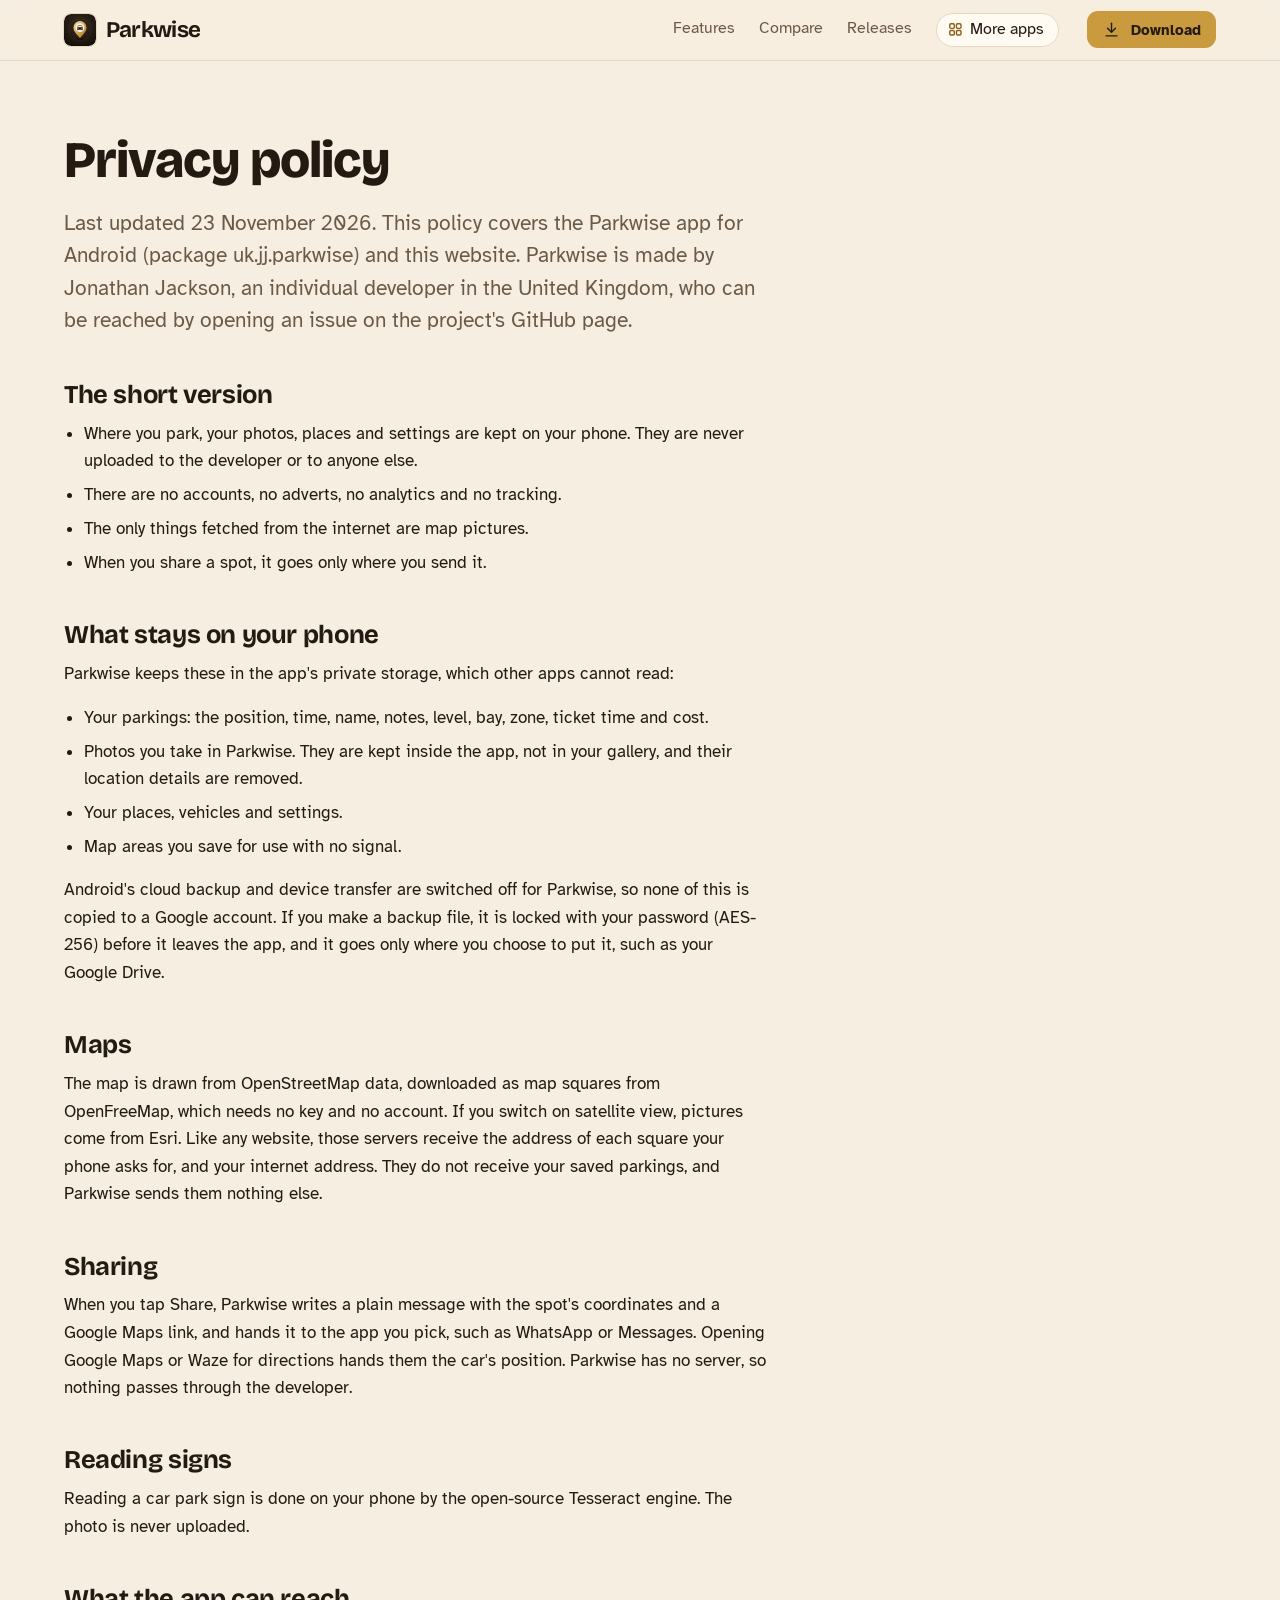
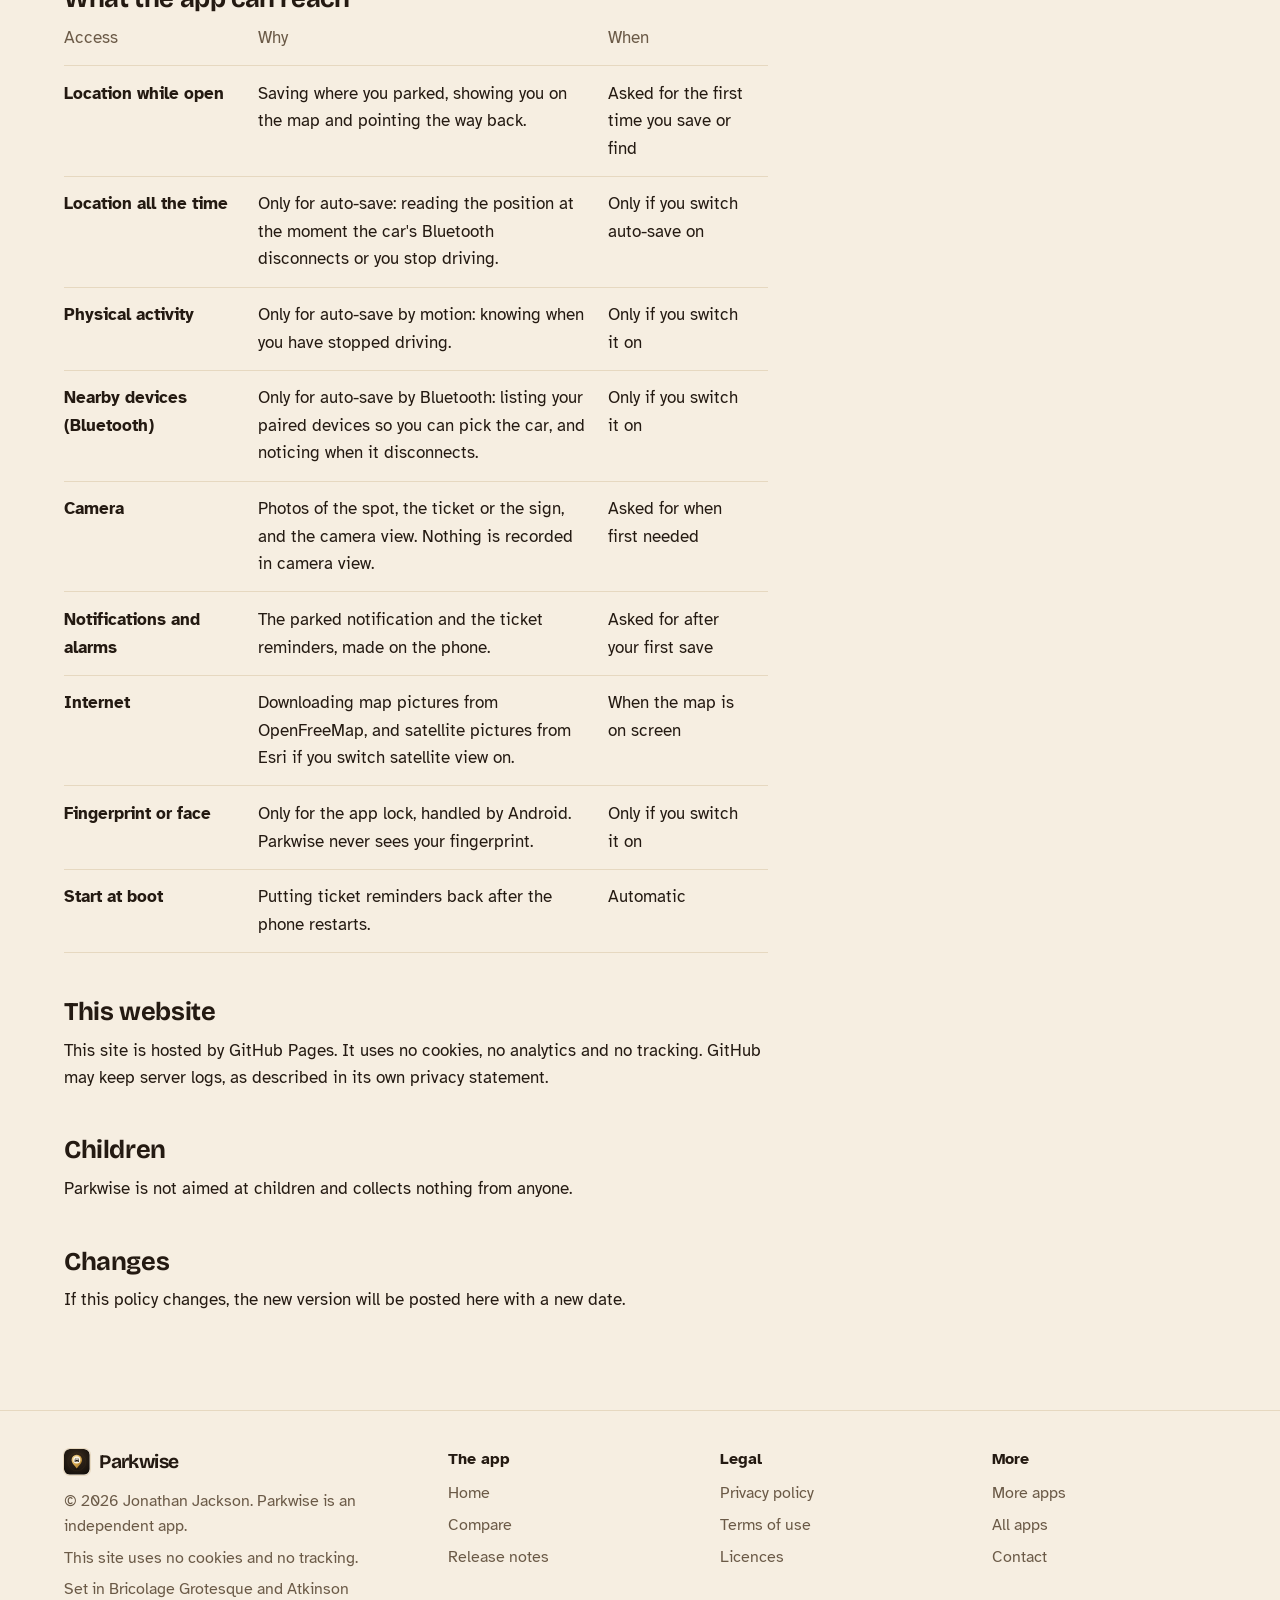
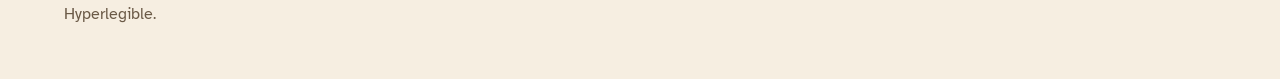
<file: privacy.html>
<!DOCTYPE html>
<html lang="en-GB">
<head>
<meta charset="utf-8">
<meta name="viewport" content="width=device-width, initial-scale=1">
<title>Parkwise privacy policy</title>
<meta name="description" content="Parkwise keeps where you park on your phone. No accounts, no adverts, no tracking; only map pictures come from the internet.">
<meta name="author" content="Jonathan Jackson">
<link rel="canonical" href="https://customgpter.github.io/parkwise/privacy.html">
<meta name="theme-color" content="#f6eee1" media="(prefers-color-scheme: light)">
<meta name="theme-color" content="#14110d" media="(prefers-color-scheme: dark)">
<meta property="og:type" content="website">
<meta property="og:site_name" content="Parkwise">
<meta property="og:title" content="Parkwise privacy policy">
<meta property="og:description" content="Parkwise keeps where you park on your phone. No accounts, no adverts, no tracking; only map pictures come from the internet.">
<meta property="og:url" content="https://customgpter.github.io/parkwise/privacy.html">
<meta property="og:image" content="https://customgpter.github.io/parkwise/assets/og.png">
<meta property="og:image:width" content="1200">
<meta property="og:image:height" content="630">
<meta property="og:image:alt" content="Parkwise: the gold pin, the parked-for dial and the walk back to the car">
<meta property="og:locale" content="en_GB">
<meta name="twitter:card" content="summary_large_image">
<link rel="icon" href="./assets/favicon.svg" type="image/svg+xml">
<link rel="apple-touch-icon" href="./assets/apple-touch-icon.png">
<link rel="preload" href="./assets/fonts/bricolage-grotesque-latin.woff2" as="font" type="font/woff2" crossorigin>
<link rel="preload" href="./assets/fonts/atkinson-hyperlegible-latin-400-normal.woff2" as="font" type="font/woff2" crossorigin>
<link rel="stylesheet" href="./assets/site.css?v=1">
<link rel="stylesheet" href="./assets/house.css?v=1">
<link rel="stylesheet" href="./assets/apps-list.css?v=1">
<script src="./assets/apps-list.js?v=1" defer></script>
</head>
<body>
<a class="skip" href="#main">Skip to content</a>
<header class="masthead">
<div class="wrap">
<a class="brand" href="./" aria-label="Parkwise home"><svg viewBox="0 0 108 108" aria-hidden="true"><defs><radialGradient id="pwb" cx="50%" cy="36%" r="74%"><stop offset="0" stop-color="#3A2C1F"/><stop offset="1" stop-color="#120E0A"/></radialGradient><linearGradient id="pwg" x1="0" y1="0" x2="1" y2="1"><stop offset="0" stop-color="#F6DC9C"/><stop offset=".5" stop-color="#D6A84E"/><stop offset="1" stop-color="#9C6F24"/></linearGradient></defs><rect width="108" height="108" rx="24" fill="url(#pwb)"/><circle cx="54" cy="54" r="38" fill="none" stroke="#D9AE5B" stroke-opacity=".18"/><ellipse cx="54" cy="84" rx="11" ry="3" fill="#000" fill-opacity=".35"/><path d="M54 82C49 73 32 61 32 46A22 22 0 1 1 76 46C76 61 59 73 54 82Z" fill="url(#pwg)"/><circle cx="54" cy="46" r="15" fill="#FBF4E6"/><g transform="translate(42 34)"><path fill="#1A140E" d="M18.92 6.01C18.72 5.42 18.16 5 17.5 5h-11c-.66 0-1.21.42-1.42 1.01L3 12v8c0 .55.45 1 1 1h1c.55 0 1-.45 1-1v-1h12v1c0 .55.45 1 1 1h1c.55 0 1-.45 1-1v-8l-2.08-5.99zM6.5 16c-.83 0-1.5-.67-1.5-1.5S5.67 13 6.5 13s1.5.67 1.5 1.5S7.33 16 6.5 16zm11 0c-.83 0-1.5-.67-1.5-1.5s.67-1.5 1.5-1.5 1.5.67 1.5 1.5-.67 1.5-1.5 1.5zM5 11l1.5-4.5h11L19 11H5z"/></g></svg><span>Parkwise</span></a>
<nav aria-label="Main"><ul><li><a href="./#features">Features</a></li><li><a href="./compare.html">Compare</a></li><li><a href="./releases.html">Releases</a></li><li><a class="more-apps" href="./more-apps.html"><svg class="ico" viewBox="0 0 24 24" aria-hidden="true"><rect x="4" y="4" width="6.5" height="6.5" rx="1.6"/><rect x="13.5" y="4" width="6.5" height="6.5" rx="1.6"/><rect x="4" y="13.5" width="6.5" height="6.5" rx="1.6"/><rect x="13.5" y="13.5" width="6.5" height="6.5" rx="1.6"/></svg>More apps</a></li></ul></nav>
<a class="button small" href="https://github.com/CustomGPTer/parkwise/releases/latest/download/Parkwise.apk"><svg class="ico" viewBox="0 0 24 24" aria-hidden="true"><path d="M12 4v11"/><path d="M7 10.5l5 5 5-5"/><path d="M5 20h14"/></svg>Download</a>
</div>
</header>
<main id="main" class="doc">
<div class="wrap">
<div class="measure">
<h1>Privacy policy</h1>
<p class="lede">Last updated 23 November 2026. This policy covers the Parkwise app for Android (package uk.jj.parkwise) and this website. Parkwise is made by Jonathan Jackson, an individual developer in the United Kingdom, who can be reached by opening an issue on the project&#x27;s GitHub page.</p>
<h2 id="short">The short version</h2><ul>
<li>Where you park, your photos, places and settings are kept on your phone. They are never uploaded to the developer or to anyone else.</li>
<li>There are no accounts, no adverts, no analytics and no tracking.</li>
<li>The only things fetched from the internet are map pictures.</li>
<li>When you share a spot, it goes only where you send it.</li>
</ul><h2 id="kept">What stays on your phone</h2><p>Parkwise keeps these in the app&#x27;s private storage, which other apps cannot read:</p>
<ul>
<li>Your parkings: the position, time, name, notes, level, bay, zone, ticket time and cost.</li>
<li>Photos you take in Parkwise. They are kept inside the app, not in your gallery, and their location details are removed.</li>
<li>Your places, vehicles and settings.</li>
<li>Map areas you save for use with no signal.</li>
</ul>
<p>Android&#x27;s cloud backup and device transfer are switched off for Parkwise, so none of this is copied to a Google account. If you make a backup file, it is locked with your password (AES-256) before it leaves the app, and it goes only where you choose to put it, such as your Google Drive.</p><h2 id="maps">Maps</h2><p>The map is drawn from OpenStreetMap data, downloaded as map squares from OpenFreeMap, which needs no key and no account. If you switch on satellite view, pictures come from Esri. Like any website, those servers receive the address of each square your phone asks for, and your internet address. They do not receive your saved parkings, and Parkwise sends them nothing else.</p><h2 id="sharing">Sharing</h2><p>When you tap Share, Parkwise writes a plain message with the spot&#x27;s coordinates and a Google Maps link, and hands it to the app you pick, such as WhatsApp or Messages. Opening Google Maps or Waze for directions hands them the car&#x27;s position. Parkwise has no server, so nothing passes through the developer.</p><h2 id="sign">Reading signs</h2><p>Reading a car park sign is done on your phone by the open-source Tesseract engine. The photo is never uploaded.</p><h2 id="reach">What the app can reach</h2><table>
<thead><tr><th scope="col">Access</th><th scope="col">Why</th><th scope="col">When</th></tr></thead>
<tbody>
<tr><th scope="row">Location while open</th><td>Saving where you parked, showing you on the map and pointing the way back.</td><td>Asked for the first time you save or find</td></tr>
<tr><th scope="row">Location all the time</th><td>Only for auto-save: reading the position at the moment the car&#x27;s Bluetooth disconnects or you stop driving.</td><td>Only if you switch auto-save on</td></tr>
<tr><th scope="row">Physical activity</th><td>Only for auto-save by motion: knowing when you have stopped driving.</td><td>Only if you switch it on</td></tr>
<tr><th scope="row">Nearby devices (Bluetooth)</th><td>Only for auto-save by Bluetooth: listing your paired devices so you can pick the car, and noticing when it disconnects.</td><td>Only if you switch it on</td></tr>
<tr><th scope="row">Camera</th><td>Photos of the spot, the ticket or the sign, and the camera view. Nothing is recorded in camera view.</td><td>Asked for when first needed</td></tr>
<tr><th scope="row">Notifications and alarms</th><td>The parked notification and the ticket reminders, made on the phone.</td><td>Asked for after your first save</td></tr>
<tr><th scope="row">Internet</th><td>Downloading map pictures from OpenFreeMap, and satellite pictures from Esri if you switch satellite view on.</td><td>When the map is on screen</td></tr>
<tr><th scope="row">Fingerprint or face</th><td>Only for the app lock, handled by Android. Parkwise never sees your fingerprint.</td><td>Only if you switch it on</td></tr>
<tr><th scope="row">Start at boot</th><td>Putting ticket reminders back after the phone restarts.</td><td>Automatic</td></tr>
</tbody>
</table>
<h2 id="site">This website</h2><p>This site is hosted by GitHub Pages. It uses no cookies, no analytics and no tracking. GitHub may keep server logs, as described in its own privacy statement.</p>
<h2 id="children">Children</h2><p>Parkwise is not aimed at children and collects nothing from anyone.</p>
<h2 id="changes">Changes</h2><p>If this policy changes, the new version will be posted here with a new date.</p>
</div>
</div>
</main>
<footer class="colophon">
<div class="wrap">
<div>
<a class="brand" href="./" aria-label="Parkwise home"><svg viewBox="0 0 108 108" aria-hidden="true"><defs><radialGradient id="pwb" cx="50%" cy="36%" r="74%"><stop offset="0" stop-color="#3A2C1F"/><stop offset="1" stop-color="#120E0A"/></radialGradient><linearGradient id="pwg" x1="0" y1="0" x2="1" y2="1"><stop offset="0" stop-color="#F6DC9C"/><stop offset=".5" stop-color="#D6A84E"/><stop offset="1" stop-color="#9C6F24"/></linearGradient></defs><rect width="108" height="108" rx="24" fill="url(#pwb)"/><circle cx="54" cy="54" r="38" fill="none" stroke="#D9AE5B" stroke-opacity=".18"/><ellipse cx="54" cy="84" rx="11" ry="3" fill="#000" fill-opacity=".35"/><path d="M54 82C49 73 32 61 32 46A22 22 0 1 1 76 46C76 61 59 73 54 82Z" fill="url(#pwg)"/><circle cx="54" cy="46" r="15" fill="#FBF4E6"/><g transform="translate(42 34)"><path fill="#1A140E" d="M18.92 6.01C18.72 5.42 18.16 5 17.5 5h-11c-.66 0-1.21.42-1.42 1.01L3 12v8c0 .55.45 1 1 1h1c.55 0 1-.45 1-1v-1h12v1c0 .55.45 1 1 1h1c.55 0 1-.45 1-1v-8l-2.08-5.99zM6.5 16c-.83 0-1.5-.67-1.5-1.5S5.67 13 6.5 13s1.5.67 1.5 1.5S7.33 16 6.5 16zm11 0c-.83 0-1.5-.67-1.5-1.5s.67-1.5 1.5-1.5 1.5.67 1.5 1.5-.67 1.5-1.5 1.5zM5 11l1.5-4.5h11L19 11H5z"/></g></svg><span>Parkwise</span></a>
<p>&copy; 2026 Jonathan Jackson. Parkwise is an independent app.</p>
<p>This site uses no cookies and no tracking.</p>
<p>Set in Bricolage Grotesque and Atkinson Hyperlegible.</p>
</div>
<nav aria-label="The app"><h2>The app</h2><ul>
<li><a href="./">Home</a></li>
<li><a href="./compare.html">Compare</a></li>
<li><a href="./releases.html">Release notes</a></li>
</ul></nav>
<nav aria-label="Legal"><h2>Legal</h2><ul>
<li><a href="./privacy.html">Privacy policy</a></li>
<li><a href="./terms.html">Terms of use</a></li>
<li><a href="./licences.html">Licences</a></li>
</ul></nav>
<nav aria-label="More"><h2>More</h2><ul>
<li><a href="./more-apps.html">More apps</a></li>
<li><a href="https://customgpter.github.io/">All apps</a></li>
<li><a href="https://github.com/CustomGPTer/parkwise/issues">Contact</a></li>
</ul></nav>
</div>
</footer>
</body>
</html>
</file>
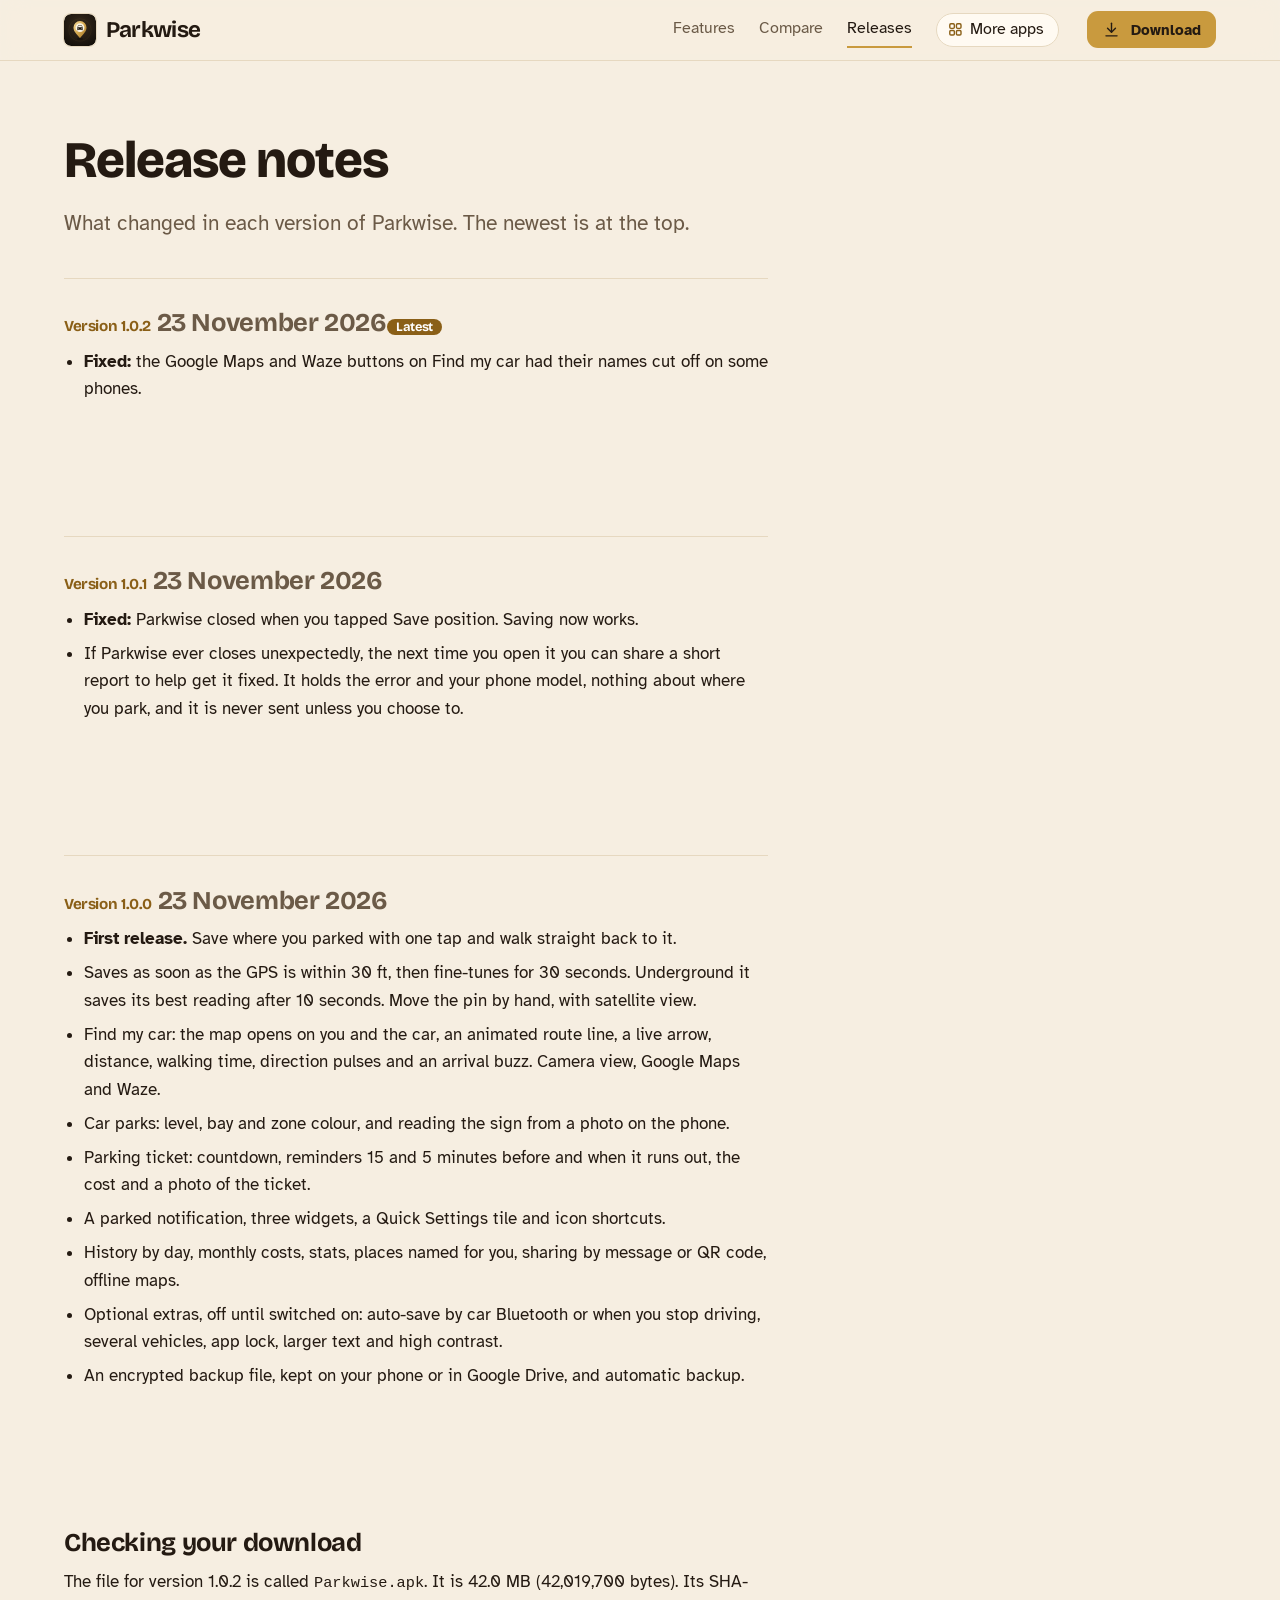
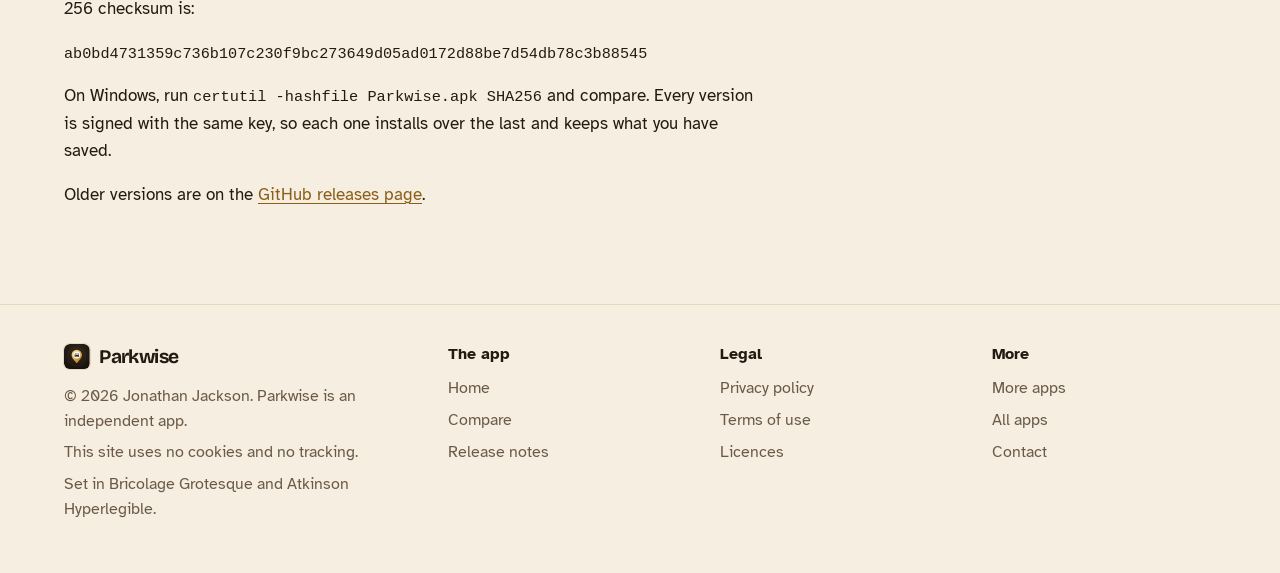
<file: releases.html>
<!DOCTYPE html>
<html lang="en-GB">
<head>
<meta charset="utf-8">
<meta name="viewport" content="width=device-width, initial-scale=1">
<title>Parkwise release notes</title>
<meta name="description" content="What changed in each version of Parkwise, and how to check your download.">
<meta name="author" content="Jonathan Jackson">
<link rel="canonical" href="https://customgpter.github.io/parkwise/releases.html">
<meta name="theme-color" content="#f6eee1" media="(prefers-color-scheme: light)">
<meta name="theme-color" content="#14110d" media="(prefers-color-scheme: dark)">
<meta property="og:type" content="website">
<meta property="og:site_name" content="Parkwise">
<meta property="og:title" content="Parkwise release notes">
<meta property="og:description" content="What changed in each version of Parkwise, and how to check your download.">
<meta property="og:url" content="https://customgpter.github.io/parkwise/releases.html">
<meta property="og:image" content="https://customgpter.github.io/parkwise/assets/og.png">
<meta property="og:image:width" content="1200">
<meta property="og:image:height" content="630">
<meta property="og:image:alt" content="Parkwise: the gold pin, the parked-for dial and the walk back to the car">
<meta property="og:locale" content="en_GB">
<meta name="twitter:card" content="summary_large_image">
<link rel="icon" href="./assets/favicon.svg" type="image/svg+xml">
<link rel="apple-touch-icon" href="./assets/apple-touch-icon.png">
<link rel="preload" href="./assets/fonts/bricolage-grotesque-latin.woff2" as="font" type="font/woff2" crossorigin>
<link rel="preload" href="./assets/fonts/atkinson-hyperlegible-latin-400-normal.woff2" as="font" type="font/woff2" crossorigin>
<link rel="stylesheet" href="./assets/site.css?v=1">
<link rel="stylesheet" href="./assets/house.css?v=1">
<link rel="stylesheet" href="./assets/apps-list.css?v=1">
<script src="./assets/apps-list.js?v=1" defer></script>
</head>
<body>
<a class="skip" href="#main">Skip to content</a>
<header class="masthead">
<div class="wrap">
<a class="brand" href="./" aria-label="Parkwise home"><svg viewBox="0 0 108 108" aria-hidden="true"><defs><radialGradient id="pwb" cx="50%" cy="36%" r="74%"><stop offset="0" stop-color="#3A2C1F"/><stop offset="1" stop-color="#120E0A"/></radialGradient><linearGradient id="pwg" x1="0" y1="0" x2="1" y2="1"><stop offset="0" stop-color="#F6DC9C"/><stop offset=".5" stop-color="#D6A84E"/><stop offset="1" stop-color="#9C6F24"/></linearGradient></defs><rect width="108" height="108" rx="24" fill="url(#pwb)"/><circle cx="54" cy="54" r="38" fill="none" stroke="#D9AE5B" stroke-opacity=".18"/><ellipse cx="54" cy="84" rx="11" ry="3" fill="#000" fill-opacity=".35"/><path d="M54 82C49 73 32 61 32 46A22 22 0 1 1 76 46C76 61 59 73 54 82Z" fill="url(#pwg)"/><circle cx="54" cy="46" r="15" fill="#FBF4E6"/><g transform="translate(42 34)"><path fill="#1A140E" d="M18.92 6.01C18.72 5.42 18.16 5 17.5 5h-11c-.66 0-1.21.42-1.42 1.01L3 12v8c0 .55.45 1 1 1h1c.55 0 1-.45 1-1v-1h12v1c0 .55.45 1 1 1h1c.55 0 1-.45 1-1v-8l-2.08-5.99zM6.5 16c-.83 0-1.5-.67-1.5-1.5S5.67 13 6.5 13s1.5.67 1.5 1.5S7.33 16 6.5 16zm11 0c-.83 0-1.5-.67-1.5-1.5s.67-1.5 1.5-1.5 1.5.67 1.5 1.5-.67 1.5-1.5 1.5zM5 11l1.5-4.5h11L19 11H5z"/></g></svg><span>Parkwise</span></a>
<nav aria-label="Main"><ul><li><a href="./#features">Features</a></li><li><a href="./compare.html">Compare</a></li><li><a href="./releases.html" aria-current="page">Releases</a></li><li><a class="more-apps" href="./more-apps.html"><svg class="ico" viewBox="0 0 24 24" aria-hidden="true"><rect x="4" y="4" width="6.5" height="6.5" rx="1.6"/><rect x="13.5" y="4" width="6.5" height="6.5" rx="1.6"/><rect x="4" y="13.5" width="6.5" height="6.5" rx="1.6"/><rect x="13.5" y="13.5" width="6.5" height="6.5" rx="1.6"/></svg>More apps</a></li></ul></nav>
<a class="button small" href="https://github.com/CustomGPTer/parkwise/releases/latest/download/Parkwise.apk"><svg class="ico" viewBox="0 0 24 24" aria-hidden="true"><path d="M12 4v11"/><path d="M7 10.5l5 5 5-5"/><path d="M5 20h14"/></svg>Download</a>
</div>
</header>
<main id="main" class="doc">
<div class="wrap">
<div class="measure">
<h1>Release notes</h1>
<p class="lede">What changed in each version of Parkwise. The newest is at the top.</p>
<section class="release" id="v1.0.2"><h2><span class="ver">Version 1.0.2</span> <span class="when">23 November 2026</span><span class="tag">Latest</span></h2><ul><li><b>Fixed:</b> the Google Maps and Waze buttons on Find my car had their names cut off on some phones.</li></ul></section>
<section class="release" id="v1.0.1"><h2><span class="ver">Version 1.0.1</span> <span class="when">23 November 2026</span></h2><ul><li><b>Fixed:</b> Parkwise closed when you tapped Save position. Saving now works.</li><li>If Parkwise ever closes unexpectedly, the next time you open it you can share a short report to help get it fixed. It holds the error and your phone model, nothing about where you park, and it is never sent unless you choose to.</li></ul></section>
<section class="release" id="v1.0.0"><h2><span class="ver">Version 1.0.0</span> <span class="when">23 November 2026</span></h2><ul><li><b>First release.</b> Save where you parked with one tap and walk straight back to it.</li><li>Saves as soon as the GPS is within 30 ft, then fine-tunes for 30 seconds. Underground it saves its best reading after 10 seconds. Move the pin by hand, with satellite view.</li><li>Find my car: the map opens on you and the car, an animated route line, a live arrow, distance, walking time, direction pulses and an arrival buzz. Camera view, Google Maps and Waze.</li><li>Car parks: level, bay and zone colour, and reading the sign from a photo on the phone.</li><li>Parking ticket: countdown, reminders 15 and 5 minutes before and when it runs out, the cost and a photo of the ticket.</li><li>A parked notification, three widgets, a Quick Settings tile and icon shortcuts.</li><li>History by day, monthly costs, stats, places named for you, sharing by message or QR code, offline maps.</li><li>Optional extras, off until switched on: auto-save by car Bluetooth or when you stop driving, several vehicles, app lock, larger text and high contrast.</li><li>An encrypted backup file, kept on your phone or in Google Drive, and automatic backup.</li></ul></section>
<h2 id="checking">Checking your download</h2>
<p>The file for version 1.0.2 is called <code>Parkwise.apk</code>. It is 42.0 MB (42,019,700 bytes). Its SHA-256 checksum is:</p>
<p><code class="sum">ab0bd4731359c736b107c230f9bc273649d05ad0172d88be7d54db78c3b88545</code></p>
<p>On Windows, run <code>certutil -hashfile Parkwise.apk SHA256</code> and compare. Every version is signed with the same key, so each one installs over the last and keeps what you have saved.</p>
<p>Older versions are on the <a href="https://github.com/CustomGPTer/parkwise/releases">GitHub releases page</a>.</p>
</div>
</div>
</main>
<footer class="colophon">
<div class="wrap">
<div>
<a class="brand" href="./" aria-label="Parkwise home"><svg viewBox="0 0 108 108" aria-hidden="true"><defs><radialGradient id="pwb" cx="50%" cy="36%" r="74%"><stop offset="0" stop-color="#3A2C1F"/><stop offset="1" stop-color="#120E0A"/></radialGradient><linearGradient id="pwg" x1="0" y1="0" x2="1" y2="1"><stop offset="0" stop-color="#F6DC9C"/><stop offset=".5" stop-color="#D6A84E"/><stop offset="1" stop-color="#9C6F24"/></linearGradient></defs><rect width="108" height="108" rx="24" fill="url(#pwb)"/><circle cx="54" cy="54" r="38" fill="none" stroke="#D9AE5B" stroke-opacity=".18"/><ellipse cx="54" cy="84" rx="11" ry="3" fill="#000" fill-opacity=".35"/><path d="M54 82C49 73 32 61 32 46A22 22 0 1 1 76 46C76 61 59 73 54 82Z" fill="url(#pwg)"/><circle cx="54" cy="46" r="15" fill="#FBF4E6"/><g transform="translate(42 34)"><path fill="#1A140E" d="M18.92 6.01C18.72 5.42 18.16 5 17.5 5h-11c-.66 0-1.21.42-1.42 1.01L3 12v8c0 .55.45 1 1 1h1c.55 0 1-.45 1-1v-1h12v1c0 .55.45 1 1 1h1c.55 0 1-.45 1-1v-8l-2.08-5.99zM6.5 16c-.83 0-1.5-.67-1.5-1.5S5.67 13 6.5 13s1.5.67 1.5 1.5S7.33 16 6.5 16zm11 0c-.83 0-1.5-.67-1.5-1.5s.67-1.5 1.5-1.5 1.5.67 1.5 1.5-.67 1.5-1.5 1.5zM5 11l1.5-4.5h11L19 11H5z"/></g></svg><span>Parkwise</span></a>
<p>&copy; 2026 Jonathan Jackson. Parkwise is an independent app.</p>
<p>This site uses no cookies and no tracking.</p>
<p>Set in Bricolage Grotesque and Atkinson Hyperlegible.</p>
</div>
<nav aria-label="The app"><h2>The app</h2><ul>
<li><a href="./">Home</a></li>
<li><a href="./compare.html">Compare</a></li>
<li><a href="./releases.html">Release notes</a></li>
</ul></nav>
<nav aria-label="Legal"><h2>Legal</h2><ul>
<li><a href="./privacy.html">Privacy policy</a></li>
<li><a href="./terms.html">Terms of use</a></li>
<li><a href="./licences.html">Licences</a></li>
</ul></nav>
<nav aria-label="More"><h2>More</h2><ul>
<li><a href="./more-apps.html">More apps</a></li>
<li><a href="https://customgpter.github.io/">All apps</a></li>
<li><a href="https://github.com/CustomGPTer/parkwise/issues">Contact</a></li>
</ul></nav>
</div>
</footer>
</body>
</html>
</file>
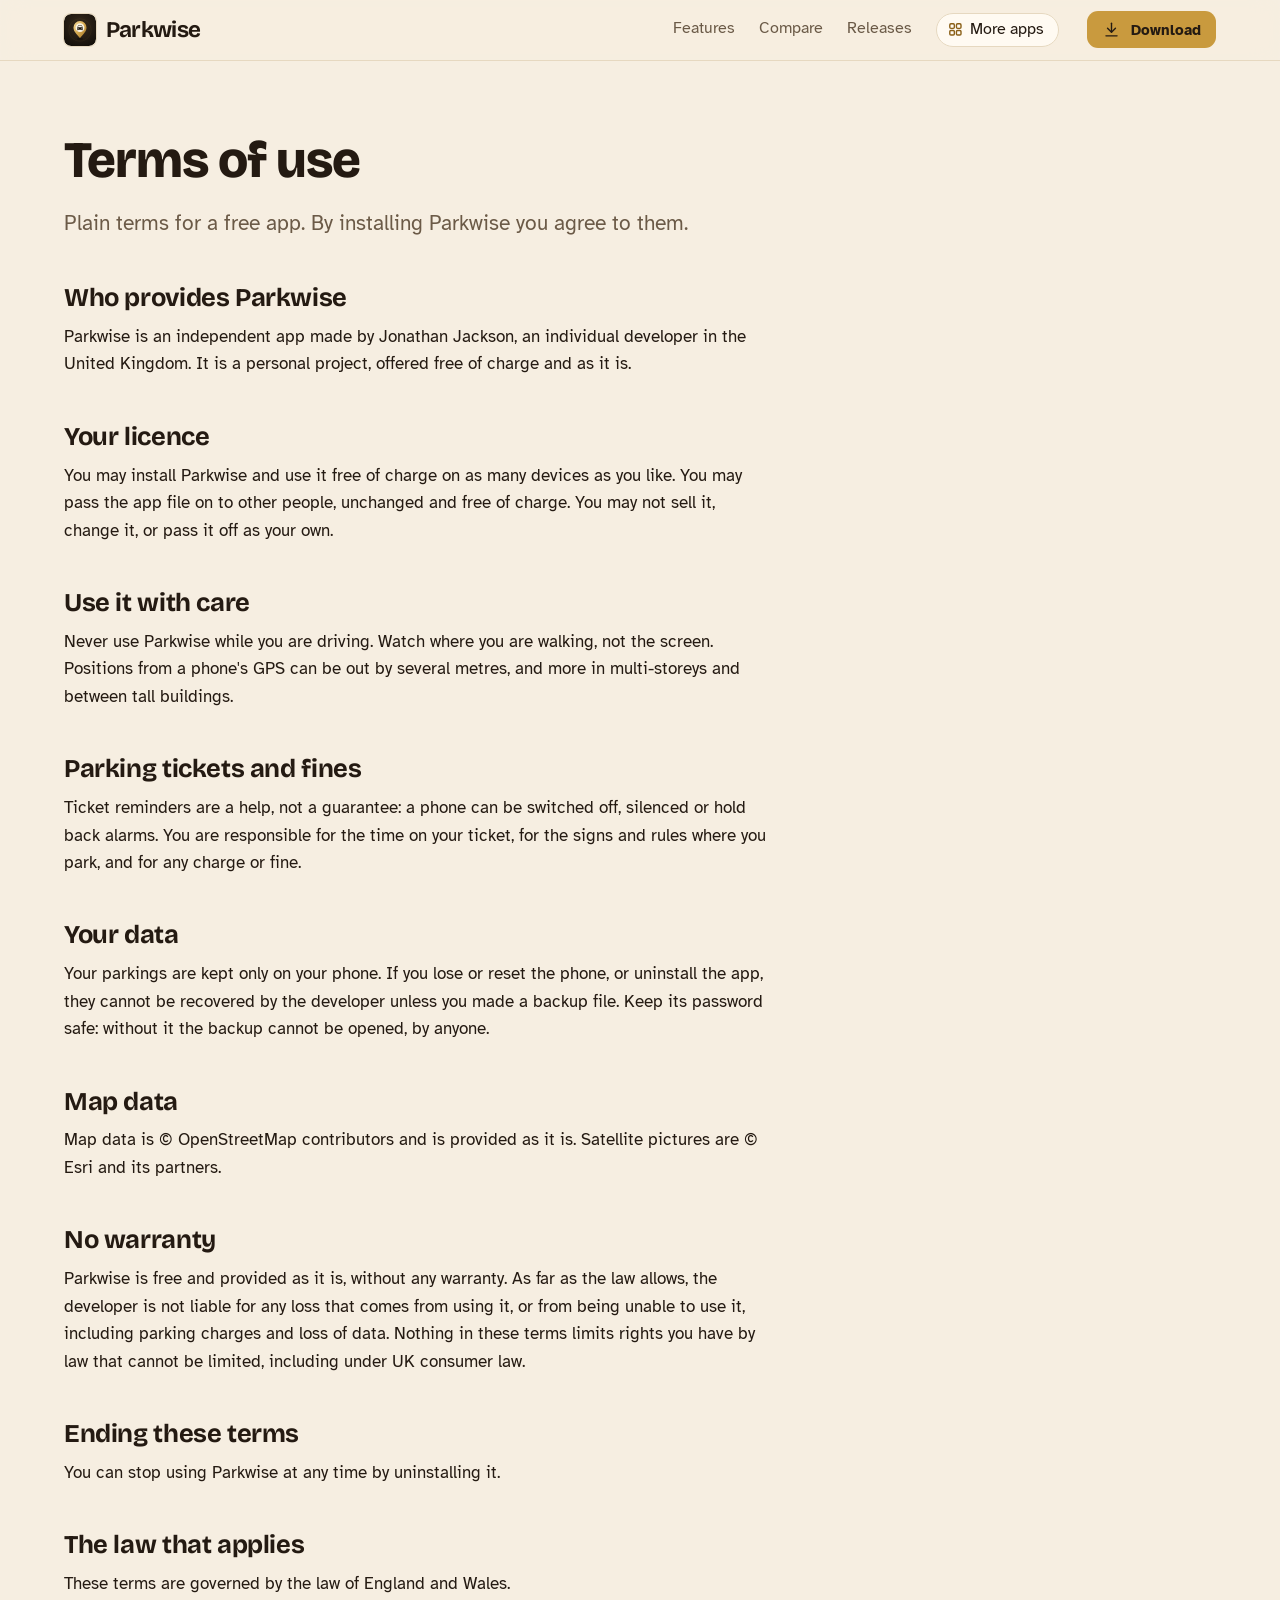
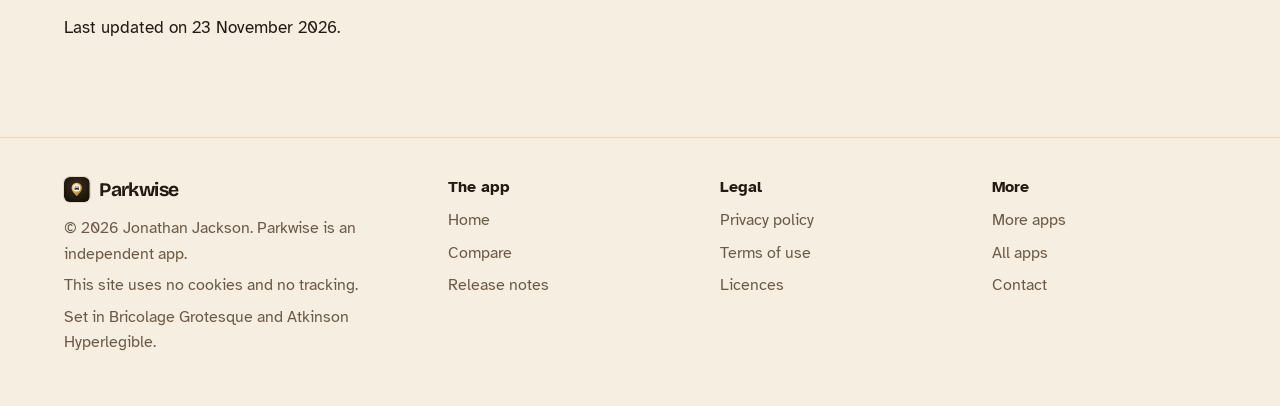
<file: terms.html>
<!DOCTYPE html>
<html lang="en-GB">
<head>
<meta charset="utf-8">
<meta name="viewport" content="width=device-width, initial-scale=1">
<title>Parkwise terms of use</title>
<meta name="description" content="Plain terms for Parkwise, a free Android app.">
<meta name="author" content="Jonathan Jackson">
<link rel="canonical" href="https://customgpter.github.io/parkwise/terms.html">
<meta name="theme-color" content="#f6eee1" media="(prefers-color-scheme: light)">
<meta name="theme-color" content="#14110d" media="(prefers-color-scheme: dark)">
<meta property="og:type" content="website">
<meta property="og:site_name" content="Parkwise">
<meta property="og:title" content="Parkwise terms of use">
<meta property="og:description" content="Plain terms for Parkwise, a free Android app.">
<meta property="og:url" content="https://customgpter.github.io/parkwise/terms.html">
<meta property="og:image" content="https://customgpter.github.io/parkwise/assets/og.png">
<meta property="og:image:width" content="1200">
<meta property="og:image:height" content="630">
<meta property="og:image:alt" content="Parkwise: the gold pin, the parked-for dial and the walk back to the car">
<meta property="og:locale" content="en_GB">
<meta name="twitter:card" content="summary_large_image">
<link rel="icon" href="./assets/favicon.svg" type="image/svg+xml">
<link rel="apple-touch-icon" href="./assets/apple-touch-icon.png">
<link rel="preload" href="./assets/fonts/bricolage-grotesque-latin.woff2" as="font" type="font/woff2" crossorigin>
<link rel="preload" href="./assets/fonts/atkinson-hyperlegible-latin-400-normal.woff2" as="font" type="font/woff2" crossorigin>
<link rel="stylesheet" href="./assets/site.css?v=1">
<link rel="stylesheet" href="./assets/house.css?v=1">
<link rel="stylesheet" href="./assets/apps-list.css?v=1">
<script src="./assets/apps-list.js?v=1" defer></script>
</head>
<body>
<a class="skip" href="#main">Skip to content</a>
<header class="masthead">
<div class="wrap">
<a class="brand" href="./" aria-label="Parkwise home"><svg viewBox="0 0 108 108" aria-hidden="true"><defs><radialGradient id="pwb" cx="50%" cy="36%" r="74%"><stop offset="0" stop-color="#3A2C1F"/><stop offset="1" stop-color="#120E0A"/></radialGradient><linearGradient id="pwg" x1="0" y1="0" x2="1" y2="1"><stop offset="0" stop-color="#F6DC9C"/><stop offset=".5" stop-color="#D6A84E"/><stop offset="1" stop-color="#9C6F24"/></linearGradient></defs><rect width="108" height="108" rx="24" fill="url(#pwb)"/><circle cx="54" cy="54" r="38" fill="none" stroke="#D9AE5B" stroke-opacity=".18"/><ellipse cx="54" cy="84" rx="11" ry="3" fill="#000" fill-opacity=".35"/><path d="M54 82C49 73 32 61 32 46A22 22 0 1 1 76 46C76 61 59 73 54 82Z" fill="url(#pwg)"/><circle cx="54" cy="46" r="15" fill="#FBF4E6"/><g transform="translate(42 34)"><path fill="#1A140E" d="M18.92 6.01C18.72 5.42 18.16 5 17.5 5h-11c-.66 0-1.21.42-1.42 1.01L3 12v8c0 .55.45 1 1 1h1c.55 0 1-.45 1-1v-1h12v1c0 .55.45 1 1 1h1c.55 0 1-.45 1-1v-8l-2.08-5.99zM6.5 16c-.83 0-1.5-.67-1.5-1.5S5.67 13 6.5 13s1.5.67 1.5 1.5S7.33 16 6.5 16zm11 0c-.83 0-1.5-.67-1.5-1.5s.67-1.5 1.5-1.5 1.5.67 1.5 1.5-.67 1.5-1.5 1.5zM5 11l1.5-4.5h11L19 11H5z"/></g></svg><span>Parkwise</span></a>
<nav aria-label="Main"><ul><li><a href="./#features">Features</a></li><li><a href="./compare.html">Compare</a></li><li><a href="./releases.html">Releases</a></li><li><a class="more-apps" href="./more-apps.html"><svg class="ico" viewBox="0 0 24 24" aria-hidden="true"><rect x="4" y="4" width="6.5" height="6.5" rx="1.6"/><rect x="13.5" y="4" width="6.5" height="6.5" rx="1.6"/><rect x="4" y="13.5" width="6.5" height="6.5" rx="1.6"/><rect x="13.5" y="13.5" width="6.5" height="6.5" rx="1.6"/></svg>More apps</a></li></ul></nav>
<a class="button small" href="https://github.com/CustomGPTer/parkwise/releases/latest/download/Parkwise.apk"><svg class="ico" viewBox="0 0 24 24" aria-hidden="true"><path d="M12 4v11"/><path d="M7 10.5l5 5 5-5"/><path d="M5 20h14"/></svg>Download</a>
</div>
</header>
<main id="main" class="doc">
<div class="wrap">
<div class="measure">
<h1>Terms of use</h1>
<p class="lede">Plain terms for a free app. By installing Parkwise you agree to them.</p>
<h2 id="who">Who provides Parkwise</h2><p>Parkwise is an independent app made by Jonathan Jackson, an individual developer in the United Kingdom. It is a personal project, offered free of charge and as it is.</p>
<h2 id="licence">Your licence</h2><p>You may install Parkwise and use it free of charge on as many devices as you like. You may pass the app file on to other people, unchanged and free of charge. You may not sell it, change it, or pass it off as your own.</p>
<h2 id="care">Use it with care</h2><p>Never use Parkwise while you are driving. Watch where you are walking, not the screen. Positions from a phone&#x27;s GPS can be out by several metres, and more in multi-storeys and between tall buildings.</p>
<h2 id="tickets">Parking tickets and fines</h2><p>Ticket reminders are a help, not a guarantee: a phone can be switched off, silenced or hold back alarms. You are responsible for the time on your ticket, for the signs and rules where you park, and for any charge or fine.</p>
<h2 id="data">Your data</h2><p>Your parkings are kept only on your phone. If you lose or reset the phone, or uninstall the app, they cannot be recovered by the developer unless you made a backup file. Keep its password safe: without it the backup cannot be opened, by anyone.</p>
<h2 id="maps">Map data</h2><p>Map data is &copy; OpenStreetMap contributors and is provided as it is. Satellite pictures are &copy; Esri and its partners.</p>
<h2 id="no-warranty">No warranty</h2>
<p>Parkwise is free and provided as it is, without any warranty. As far as the law allows, the developer is not liable for any loss that comes from using it, or from being unable to use it, including parking charges and loss of data. Nothing in these terms limits rights you have by law that cannot be limited, including under UK consumer law.</p>
<h2 id="ending">Ending these terms</h2><p>You can stop using Parkwise at any time by uninstalling it.</p>
<h2 id="governing">The law that applies</h2>
<p>These terms are governed by the law of England and Wales.</p>
<p>Last updated on 23 November 2026.</p>
</div>
</div>
</main>
<footer class="colophon">
<div class="wrap">
<div>
<a class="brand" href="./" aria-label="Parkwise home"><svg viewBox="0 0 108 108" aria-hidden="true"><defs><radialGradient id="pwb" cx="50%" cy="36%" r="74%"><stop offset="0" stop-color="#3A2C1F"/><stop offset="1" stop-color="#120E0A"/></radialGradient><linearGradient id="pwg" x1="0" y1="0" x2="1" y2="1"><stop offset="0" stop-color="#F6DC9C"/><stop offset=".5" stop-color="#D6A84E"/><stop offset="1" stop-color="#9C6F24"/></linearGradient></defs><rect width="108" height="108" rx="24" fill="url(#pwb)"/><circle cx="54" cy="54" r="38" fill="none" stroke="#D9AE5B" stroke-opacity=".18"/><ellipse cx="54" cy="84" rx="11" ry="3" fill="#000" fill-opacity=".35"/><path d="M54 82C49 73 32 61 32 46A22 22 0 1 1 76 46C76 61 59 73 54 82Z" fill="url(#pwg)"/><circle cx="54" cy="46" r="15" fill="#FBF4E6"/><g transform="translate(42 34)"><path fill="#1A140E" d="M18.92 6.01C18.72 5.42 18.16 5 17.5 5h-11c-.66 0-1.21.42-1.42 1.01L3 12v8c0 .55.45 1 1 1h1c.55 0 1-.45 1-1v-1h12v1c0 .55.45 1 1 1h1c.55 0 1-.45 1-1v-8l-2.08-5.99zM6.5 16c-.83 0-1.5-.67-1.5-1.5S5.67 13 6.5 13s1.5.67 1.5 1.5S7.33 16 6.5 16zm11 0c-.83 0-1.5-.67-1.5-1.5s.67-1.5 1.5-1.5 1.5.67 1.5 1.5-.67 1.5-1.5 1.5zM5 11l1.5-4.5h11L19 11H5z"/></g></svg><span>Parkwise</span></a>
<p>&copy; 2026 Jonathan Jackson. Parkwise is an independent app.</p>
<p>This site uses no cookies and no tracking.</p>
<p>Set in Bricolage Grotesque and Atkinson Hyperlegible.</p>
</div>
<nav aria-label="The app"><h2>The app</h2><ul>
<li><a href="./">Home</a></li>
<li><a href="./compare.html">Compare</a></li>
<li><a href="./releases.html">Release notes</a></li>
</ul></nav>
<nav aria-label="Legal"><h2>Legal</h2><ul>
<li><a href="./privacy.html">Privacy policy</a></li>
<li><a href="./terms.html">Terms of use</a></li>
<li><a href="./licences.html">Licences</a></li>
</ul></nav>
<nav aria-label="More"><h2>More</h2><ul>
<li><a href="./more-apps.html">More apps</a></li>
<li><a href="https://customgpter.github.io/">All apps</a></li>
<li><a href="https://github.com/CustomGPTer/parkwise/issues">Contact</a></li>
</ul></nav>
</div>
</footer>
</body>
</html>
</file>
<file: assets/site.css>
@font-face{font-family:"Bricolage Grotesque";src:url("fonts/bricolage-grotesque-latin.woff2") format("woff2");font-weight:200 800;font-style:normal;font-display:swap}
@font-face{font-family:"Atkinson Hyperlegible";src:url("fonts/atkinson-hyperlegible-latin-400-normal.woff2") format("woff2");font-weight:400;font-style:normal;font-display:swap}
@font-face{font-family:"Atkinson Hyperlegible";src:url("fonts/atkinson-hyperlegible-latin-700-normal.woff2") format("woff2");font-weight:700;font-style:normal;font-display:swap}

/* Daylight page, night-time camera. The lamp colour is kept for the one thing to press and for what the camera has seen. */
:root{
  --page:#f2f5f9; --panel:#ffffff; --raised:#e8edf3; --ink:#0d1a2b; --soft:#465468; --rule:#d2dae4;
  --accent:#0a6a55; --accent-ink:#ffffff; --warn:#8a5200; --rec:#d3302f;
  --lamp:#ffb347; --lamp-ink:#231400; --lamp-text:#8a5200;
  --night:#09111e; --night-2:#111d30; --night-3:#1a2a43; --night-ink:#eaf0f8; --night-soft:#9fb0c7; --night-rule:#24364f; --iris:#55d6ab;
  --display:"Bricolage Grotesque","Atkinson Hyperlegible",system-ui,sans-serif;
  --sans:"Atkinson Hyperlegible",system-ui,-apple-system,"Segoe UI",Roboto,sans-serif;
  --mono:ui-monospace,SFMono-Regular,Menlo,Consolas,"Liberation Mono",monospace;
  color-scheme:light dark;
}
@media (prefers-color-scheme:dark){
  :root{--page:#0a111b; --panel:#111a27; --raised:#182434; --ink:#e9eef5; --soft:#a0aec0; --rule:#243247;
    --accent:#55d6ab; --accent-ink:#00281d; --warn:#ffb347; --rec:#ff6163; --lamp-text:#ffb347}
}

*,*::before,*::after{box-sizing:border-box}
html{-webkit-text-size-adjust:100%;scroll-behavior:smooth;scroll-padding-top:5.5rem}
@media (prefers-reduced-motion:reduce){html{scroll-behavior:auto}}
body{margin:0;background:var(--page);color:var(--ink);font:400 1.0625rem/1.62 var(--sans);text-rendering:optimizeLegibility;-webkit-font-smoothing:antialiased}
img,svg{max-width:100%;display:block}
a{color:var(--accent);text-decoration-thickness:.07em;text-underline-offset:.2em}
a:hover{text-decoration-thickness:.13em}
:focus-visible{outline:3px solid var(--lamp);outline-offset:3px;border-radius:6px}
code{font:.9em/1 var(--mono);overflow-wrap:anywhere}
h1,h2,h3{font-family:var(--display);font-weight:700;letter-spacing:-.015em;line-height:1.08;margin:0;text-wrap:balance}
p{margin:0 0 1rem}
.skip{position:absolute;left:-999px;top:0;background:var(--ink);color:var(--page);padding:.6rem 1rem;z-index:30;border-radius:0 0 8px 0}
.skip:focus{left:0}
.sr{position:absolute;width:1px;height:1px;overflow:hidden;clip-path:inset(50%);white-space:nowrap}
.wrap{width:min(72rem,100% - 2.5rem);margin-inline:auto}
.measure{max-width:44rem}
.ico{width:1.25em;height:1.25em;flex:none;fill:none;stroke:currentColor;stroke-width:1.75;stroke-linecap:round;stroke-linejoin:round}

/* ---------- masthead */
.masthead{position:sticky;top:0;z-index:20;background:color-mix(in srgb,var(--page) 88%,transparent);-webkit-backdrop-filter:blur(14px) saturate(1.3);backdrop-filter:blur(14px) saturate(1.3);border-bottom:1px solid var(--rule)}
.masthead .wrap{display:flex;flex-wrap:wrap;align-items:center;gap:.35rem 1.75rem;padding-block:.7rem}
.brand{display:inline-flex;align-items:center;gap:.6rem;font:700 1.4rem/1 var(--display);letter-spacing:-.03em;color:var(--ink);text-decoration:none;margin-right:auto}
.brand svg{width:2rem;height:2rem;flex:none;border-radius:.5rem;box-shadow:0 0 0 1px var(--rule)}
.masthead nav ul{display:flex;flex-wrap:wrap;align-items:center;gap:.15rem 1.5rem;list-style:none;margin:0;padding:0;font-size:1rem;line-height:1.3}
.masthead nav a{display:inline-flex;align-items:center;gap:.4rem;color:var(--soft);text-decoration:none;padding-block:.45rem;border-bottom:2px solid transparent}
.masthead nav a:hover{color:var(--ink)}
.masthead nav a[aria-current="page"]{color:var(--ink);border-bottom-color:var(--lamp)}
.masthead nav a.more-apps{color:var(--ink);border:1px solid var(--rule);border-radius:999px;padding:.34rem .85rem .34rem .65rem;background:var(--panel)}
.masthead nav a.more-apps .ico{width:1.05em;height:1.05em;color:var(--accent);stroke-width:2}
.masthead nav a.more-apps:hover,.masthead nav a.more-apps[aria-current="page"]{border-color:var(--accent)}
.button{display:inline-flex;align-items:center;gap:.6rem;background:var(--lamp);color:var(--lamp-ink);font:700 1.08rem/1.2 var(--sans);text-decoration:none;padding:.95rem 1.5rem;border-radius:14px;box-shadow:0 1px 0 rgba(255,255,255,.45) inset,0 12px 24px -14px rgba(138,82,0,.9)}
.button:hover{background:#ffc56e}
.button:active{transform:translateY(1px)}
.button.small{font-size:.95rem;padding:.55rem .95rem;border-radius:11px;box-shadow:none}
.button.quiet{background:none;box-shadow:none;border:1px solid var(--rule);color:var(--ink)}
.button.quiet:hover{border-color:var(--ink);background:none}
@media (max-width:52rem){
  .masthead nav{order:3;flex:1 0 100%}
  .masthead nav ul{gap:.1rem .85rem;font-size:.95rem}
  .masthead nav .wide{display:none}
}
@media (max-width:24rem){.masthead nav a.more-apps .ico{display:none}.masthead nav a.more-apps{padding-inline:.7rem}}

/* ---------- hero */
.hero{padding-block:clamp(2.2rem,6vw,4.75rem) clamp(2.5rem,6vw,4.5rem);overflow:hidden}
.hero-grid{display:grid;gap:clamp(2.25rem,5vw,4rem);align-items:center}
@media (min-width:62rem){.hero-grid{grid-template-columns:minmax(0,11fr) minmax(0,10fr)}}
.hero h1{font-size:clamp(2.6rem,6vw,4.25rem);font-weight:800;line-height:1;letter-spacing:-.022em;margin-bottom:1.5rem}
.lede{font-size:clamp(1.14rem,2vw,1.3rem);line-height:1.55;color:var(--soft);margin:0 0 1rem;max-width:34rem}
.get{display:flex;flex-wrap:wrap;align-items:center;gap:.9rem 1.5rem;margin:1.8rem 0 1.1rem}
.get .aside{font-weight:700;color:var(--ink)}
.facts{font-size:.98rem;line-height:1.5;color:var(--soft);margin:0 0 .5rem;max-width:36rem}
.pills{display:flex;flex-wrap:wrap;gap:.45rem;list-style:none;margin:0 0 1rem;padding:0;font-size:.95rem}
.pills li{border:1px solid var(--rule);border-radius:999px;padding:.22rem .8rem;background:var(--panel);color:var(--soft)}

/* the monitor: the camera's view, the day beneath it, and the alert it sends */
.monitor{position:relative;max-width:36rem;margin-inline:auto;width:100%;padding-bottom:3.1rem}
@media (min-width:62rem){.monitor{margin-inline:auto 0}}
.screen{position:relative;background:var(--night);border-radius:22px;padding:.6rem;box-shadow:0 0 0 1px var(--night-rule),0 30px 60px -30px rgba(9,17,30,.75)}
.cam{position:relative;border-radius:15px;overflow:hidden;aspect-ratio:16/10;background:#0b1626}
.cam svg{width:100%;height:100%}
.cam text{font:700 15px var(--sans);fill:#231400}
.hud{position:absolute;display:inline-flex;align-items:center;gap:.4rem;font:700 .76rem/1 var(--sans);color:var(--night-ink);background:rgba(6,12,22,.62);border-radius:999px;padding:.38rem .65rem;letter-spacing:.01em}
.hud i{width:.5rem;height:.5rem;border-radius:50%;background:var(--iris)}
.hud.watching{left:.7rem;top:.7rem}
.hud.rec{right:.7rem;top:.7rem}
.hud.rec i{background:#ff5a5c}
.hud.stamp{left:.7rem;bottom:.7rem;font:400 .74rem/1 var(--mono);border-radius:6px;color:#d5deea}
.hud.place{right:.7rem;bottom:.7rem;border-radius:6px;font-weight:400;color:#d5deea}
.day{padding:.85rem .55rem 2rem;color:var(--night-soft);font-size:.8rem;line-height:1.2}
.day-head{display:flex;justify-content:space-between;margin-bottom:.6rem}
.day-head b{color:var(--night-ink)}
.track{position:relative;height:1.5rem;border-radius:7px;background:repeating-linear-gradient(90deg,var(--night-3) 0 1px,transparent 1px calc(100% / 24)),var(--night-2);box-shadow:inset 0 0 0 1px var(--night-rule)}
.ev{position:absolute;top:3px;bottom:3px;width:max(5px,1.1%);border-radius:3px;background:var(--iris);left:var(--at)}
.ev.seen{background:var(--lamp)}
.now{position:absolute;top:-4px;bottom:-4px;left:var(--at);width:2px;background:var(--night-ink);border-radius:2px}
.hours{display:flex;justify-content:space-between;margin-top:.4rem;font-size:.72rem}
.alert{position:absolute;right:-.4rem;bottom:0;display:flex;align-items:center;gap:.75rem;width:min(19rem,88%);background:var(--panel);color:var(--ink);border:1px solid var(--rule);border-radius:16px;padding:.65rem .8rem;box-shadow:0 18px 36px -18px rgba(9,17,30,.55)}
.alert .thumb{flex:none;width:3.1rem;height:3.1rem;border-radius:10px;background:linear-gradient(160deg,#16263d,#0b1626);position:relative;overflow:hidden}
.alert .thumb::before{content:"";position:absolute;left:50%;bottom:0;width:38%;height:62%;translate:-50% 0;border-radius:40% 40% 0 0;background:#6f86a6}
.alert .thumb::after{content:"";position:absolute;left:50%;top:14%;width:26%;aspect-ratio:1;translate:-50% 0;border-radius:50%;background:#8ea4c2}
.alert b{display:block;font-size:.98rem;line-height:1.25}
.alert span{display:block;font-size:.86rem;color:var(--soft);line-height:1.3}
.alert .dot{flex:none;width:.6rem;height:.6rem;border-radius:50%;background:var(--lamp);margin-left:auto;box-shadow:0 0 0 4px color-mix(in srgb,var(--lamp) 25%,transparent)}
@media (max-width:26rem){.alert{right:0}}
@media (prefers-reduced-motion:no-preference){
  .cam .spill{animation:vg-in .9s ease-out .25s both}
  .cam .who{animation:vg-step .9s cubic-bezier(.2,.8,.25,1) .9s both}
  .cam .mark{animation:vg-lock .45s cubic-bezier(.3,1.4,.5,1) 1.7s both;transform-box:fill-box;transform-origin:center}
  .hud.rec{animation:vg-in .3s ease-out 2.05s both}
  .hud.rec i{animation:vg-blink 1.2s steps(2,jump-none) 2.3s 4}
  .ev.seen,.now{animation:vg-pop .4s cubic-bezier(.3,1.5,.5,1) 2.4s both}
  .alert{animation:vg-rise .6s cubic-bezier(.2,.8,.25,1) 2.9s both}
  @keyframes vg-in{from{opacity:0}to{opacity:1}}
  @keyframes vg-step{from{opacity:0;transform:translateX(18px)}to{opacity:1;transform:none}}
  @keyframes vg-lock{from{opacity:0;transform:scale(1.12)}to{opacity:1;transform:none}}
  @keyframes vg-blink{from{opacity:1}to{opacity:.25}}
  @keyframes vg-pop{from{opacity:0;transform:scaleY(.2)}to{opacity:1;transform:none}}
  @keyframes vg-rise{from{opacity:0;transform:translateY(14px)}to{opacity:1;transform:none}}
}

/* ---------- sections */
section{padding-block:clamp(3rem,7vw,5.5rem)}
section + section{border-top:1px solid var(--rule)}
h2{font-size:clamp(1.8rem,3.6vw,2.6rem);margin-bottom:.9rem}
h3{font:700 1.1rem/1.3 var(--sans);letter-spacing:0;margin:0 0 .3rem}
.intro{color:var(--soft);max-width:40rem;margin-bottom:2.2rem;font-size:1.1rem}

.promises{padding-block:0;border-block:1px solid var(--rule);background:var(--panel)}
.promises ul{list-style:none;margin:0;padding:0;display:grid;grid-template-columns:repeat(auto-fit,minmax(min(100%,14rem),1fr))}
.promises li{display:flex;gap:.8rem;align-items:flex-start;padding:1.4rem 1.5rem 1.4rem 0}
.promises .ico{width:1.6rem;height:1.6rem;color:var(--accent);margin-top:.1rem}
.promises b{display:block;line-height:1.3}
.promises span{color:var(--soft);font-size:.96rem;line-height:1.45;display:block}
.hero + .promises{border-top:1px solid var(--rule)}

.steps{list-style:none;counter-reset:s;margin:0;padding:0;display:grid;gap:1.25rem}
@media (min-width:52rem){.steps{grid-template-columns:repeat(3,minmax(0,1fr))}}
.steps li{counter-increment:s;background:var(--panel);border:1px solid var(--rule);border-radius:18px;padding:1.4rem 1.4rem 1.5rem}
.steps li::before{content:counter(s);display:grid;place-items:center;width:2rem;height:2rem;border-radius:50%;background:var(--ink);color:var(--page);font:700 1rem/1 var(--display);margin-bottom:1rem}
.steps p{margin:0;color:var(--soft)}

.notices{display:grid;gap:1.25rem}
@media (min-width:52rem){.notices{grid-template-columns:repeat(2,minmax(0,1fr))}}
.sense{background:var(--night);color:var(--night-ink);border-radius:20px;padding:1.5rem 1.5rem 1.6rem;box-shadow:0 0 0 1px var(--night-rule)}
.sense h3{font:700 1.35rem/1.2 var(--display);letter-spacing:-.02em;margin-bottom:.35rem}
.sense p{color:var(--night-soft);margin-bottom:1.1rem}
.chips{display:flex;flex-wrap:wrap;gap:.5rem;list-style:none;margin:0;padding:0}
.chips li{display:inline-flex;align-items:center;gap:.45rem;border:1px solid var(--night-rule);background:var(--night-2);border-radius:10px;padding:.42rem .75rem .42rem .6rem;font-size:.98rem;line-height:1.2}
.chips .ico{color:var(--lamp)}

.groups{display:grid;gap:0}
.group{display:grid;gap:.4rem 3rem;padding-block:1.6rem;border-top:1px solid var(--rule)}
.group:last-child{border-bottom:1px solid var(--rule)}
@media (min-width:56rem){.group{grid-template-columns:13rem minmax(0,1fr)}}
.group > h3{font:700 1.3rem/1.2 var(--display);letter-spacing:-.02em;color:var(--ink)}
.group dl{margin:0;display:grid;gap:1.1rem 2.5rem}
@media (min-width:40rem){.group dl{grid-template-columns:repeat(2,minmax(0,1fr))}}
.group dt{font-weight:700;line-height:1.35}
.group dd{margin:.2rem 0 0;color:var(--soft)}

.setups{display:grid;gap:1.25rem}
@media (min-width:52rem){.setups{grid-template-columns:repeat(2,minmax(0,1fr))}}
.setup{background:var(--panel);border:1px solid var(--rule);border-radius:20px;padding:1.5rem}
.setup h3{font:700 1.35rem/1.2 var(--display);letter-spacing:-.02em;margin-bottom:.9rem}
.setup .kit{display:flex;align-items:center;gap:.6rem;color:var(--soft);font-size:.95rem;margin-bottom:1rem}
.setup .kit .ico{width:1.9rem;height:1.9rem;color:var(--ink);stroke-width:1.5}
.setup .kit .to{width:1.2rem;height:1.2rem;color:var(--soft)}
.ticks{list-style:none;margin:0;padding:0;display:grid;gap:.5rem}
.ticks li{position:relative;padding-left:1.7rem;color:var(--soft)}
.ticks li::before{content:"";position:absolute;left:.15rem;top:.42em;width:.75rem;height:.42rem;border-left:2.5px solid var(--accent);border-bottom:2.5px solid var(--accent);rotate:-45deg}

.modes{list-style:none;margin:0;padding:0;display:grid;gap:1.25rem}
@media (min-width:52rem){.modes{grid-template-columns:repeat(3,minmax(0,1fr))}}
.modes li{border-top:3px solid var(--ink);padding-top:1rem}
.modes p{color:var(--soft);margin:0}

.scroll{overflow-x:auto}
table{width:100%;border-collapse:collapse}
th,td{text-align:left;vertical-align:top;padding:.85rem 1.2rem .85rem 0;border-top:1px solid var(--rule)}
thead th{border-top:0;color:var(--soft);font-weight:400;padding-top:0}
tbody th{font-weight:700;min-width:11rem}
tr:last-child>*{border-bottom:1px solid var(--rule)}
.after-table{margin-top:1.5rem}
/* On a phone a table becomes a stack: the row's name, then its cells side by side. */
@media (max-width:40rem){
  table:not(.cmp),table:not(.cmp) thead,table:not(.cmp) tbody{display:block}
  table:not(.cmp) tr{display:flex;flex-wrap:wrap;gap:.3rem 1.1rem;padding:.9rem 0;border-top:1px solid var(--rule)}
  table:not(.cmp) thead tr{border-top:0;padding-top:0}
  table:not(.cmp) tbody tr:last-child{border-bottom:1px solid var(--rule)}
  table:not(.cmp) th,table:not(.cmp) td{display:block;border:0;padding:0;flex:1 1 0;min-width:0;overflow-wrap:break-word}
  table:not(.cmp) tr>:first-child{flex:0 0 100%;min-width:0}
}

.plain{list-style:none;margin:0;padding:0;display:grid;gap:1.6rem 3rem}
@media (min-width:52rem){.plain{grid-template-columns:repeat(3,minmax(0,1fr))}}
.plain p{color:var(--soft);margin:0}

.faq{display:grid;gap:0 3rem;align-items:start}
@media (min-width:56rem){.faq{grid-template-columns:repeat(2,minmax(0,1fr))}}
.faq details{border-top:1px solid var(--rule);padding:.15rem 0}
.faq summary{cursor:pointer;list-style:none;display:flex;align-items:flex-start;justify-content:space-between;gap:1rem;font-weight:700;padding:.85rem 0;line-height:1.35}
.faq summary::-webkit-details-marker{display:none}
.faq summary::after{content:"";flex:none;width:.6rem;height:.6rem;margin:.3rem .25rem 0 0;border-right:2px solid var(--soft);border-bottom:2px solid var(--soft);rotate:45deg;transition:rotate .15s}
.faq details[open] summary::after{rotate:-135deg;margin-top:.55rem}
.faq details p{color:var(--soft);margin:0 0 1.1rem;max-width:36rem}
@media (prefers-reduced-motion:reduce){.faq summary::after{transition:none}}

.closing{background:var(--night);color:var(--night-ink);border-top:0}
.closing .wrap{display:grid;gap:1.5rem 3rem;align-items:center}
@media (min-width:52rem){.closing .wrap{grid-template-columns:minmax(0,1fr) auto}}
.closing h2{margin-bottom:.5rem}
.closing p{color:var(--night-soft);margin:0;max-width:36rem}
.closing a:not(.button){color:var(--iris)}
section + .closing{border-top:0}

/* ---------- document pages */
.doc{padding-block:clamp(2.5rem,6vw,4.5rem) clamp(3rem,7vw,5rem)}
.doc h1{font-size:clamp(2.2rem,5vw,3.2rem);font-weight:800;letter-spacing:-.02em;margin-bottom:1.2rem}
.doc .lede{max-width:none}
.doc h2{font-size:1.6rem;margin-top:2.8rem;margin-bottom:.7rem;scroll-margin-top:5.5rem}
.doc h3{margin-top:1.6rem}
.doc ul{padding-left:1.25rem;margin:0 0 1rem}
.doc li{margin:.4rem 0}
.doc a{overflow-wrap:anywhere}
.contents{border-block:1px solid var(--rule);padding-block:1rem;margin-block:2rem}
.contents ul{list-style:none;margin:.4rem 0 0;padding:0;columns:2 14rem;column-gap:2rem}
.contents li{margin:.2rem 0;break-inside:avoid}
.note{border-left:3px solid var(--lamp);padding:.2rem 0 .2rem 1.1rem;color:var(--soft)}
.key{font-size:.95rem;line-height:1.55;color:var(--soft);margin:0 0 .6rem}
.sum{font-size:.95rem;overflow-wrap:anywhere}

/* ---------- compare */
.cmp{min-width:44rem;margin:1.4rem 0 1rem}
.cmp th,.cmp td{padding:.85rem .9rem}
.cmp thead th{color:var(--ink);font-weight:700;vertical-align:bottom;padding-top:.85rem}
.cmp small{display:block;font-weight:400;font-size:.84rem;line-height:1.35;color:var(--soft)}
.cmp tbody th{min-width:13rem;padding-left:0}
.cmp thead th:first-child{padding-left:0}
.cmp .ours{background:var(--panel);box-shadow:inset 1px 0 var(--rule),inset -1px 0 var(--rule)}
.yes{color:var(--accent);font-weight:700}
.pay{color:var(--lamp-text);font-weight:700}
.na{color:var(--soft)}
.cmp .app{display:none}
@media (max-width:54rem){
  .cmp{min-width:0}
  .cmp thead{position:absolute;width:1px;height:1px;overflow:hidden;clip-path:inset(50%)}
  .cmp tbody,.cmp tr,.cmp th,.cmp td{display:block}
  .cmp tr{padding:1rem 0;border-top:1px solid var(--rule)}
  .cmp th,.cmp td{border:0;padding:0}
  .cmp tbody th{min-width:0;margin-bottom:.55rem}
  .cmp td{display:grid;grid-template-columns:7.5rem 1fr;gap:.75rem;padding:.22rem 0}
  .cmp .app{display:block;font-weight:400;color:var(--soft)}
  .cmp .ours{background:none;box-shadow:none}
  .cmp .ours .app{color:var(--ink);font-weight:700}
}

/* ---------- release notes */
.release{border-top:1px solid var(--rule);margin-top:2.4rem;padding-top:1.9rem;scroll-margin-top:5.5rem}
.doc .release h2{margin-top:0}
.contents + .release{border-top:0;margin-top:0;padding-top:.4rem}
.ver{font-weight:700;font-size:.95rem;color:var(--lamp-text);margin:0 0 .5rem}
.when{color:var(--soft);margin:-.2rem 0 .2rem}
.tag{display:inline-block;background:var(--accent);color:var(--accent-ink);border-radius:999px;font-weight:700;font-size:.8rem;padding:.08rem .6rem;margin-right:.6rem}
.doc .release h3{font-size:1rem;color:var(--ink);margin:1.3rem 0 .2rem}
.release ul{margin-bottom:0}

/* ---------- more apps */
.mapps{list-style:none;margin:2.2rem 0 0;padding:0;display:grid;gap:1.4rem}
@media (min-width:50rem){.mapps{grid-template-columns:repeat(2,minmax(0,1fr))}}
.doc .mapps{padding-left:0}
.doc .mapp{margin:0}
.mapp{display:flex;flex-direction:column;background:var(--panel);border:1px solid var(--rule);border-radius:20px;overflow:hidden}
.mapp-cover{position:relative;height:6.5rem;background:linear-gradient(135deg,var(--b),var(--b2));overflow:hidden}
.mapp-cover svg{position:absolute;right:-1.2rem;top:-1.6rem;width:11rem;height:11rem;max-width:none;opacity:.22}
.mapp-body{display:flex;flex-direction:column;flex:1;padding:0 1.4rem 1.4rem}
.mapp-icon{width:4.25rem;height:4.25rem;border-radius:1rem;margin-top:-2.1rem;position:relative;box-shadow:0 0 0 4px var(--panel)}
.mapp h2{font-size:1.6rem;margin:.85rem 0 .1rem}
.mapp-kind{color:var(--soft);margin:0 0 .7rem}
.mapp-say{margin:0 0 1.1rem}
.mapp-go{display:flex;flex-wrap:wrap;align-items:center;gap:.7rem 1.3rem;margin:auto 0 0}
.mapp-go .button{padding:.75rem 1.15rem;font-size:1rem;border-radius:12px}
.mapp-site{font-weight:700}
.mapp-needs{font-size:.9rem;color:var(--soft);margin:.9rem 0 0}

/* ---------- colophon */
.colophon{border-top:1px solid var(--rule);color:var(--soft);font-size:.98rem;line-height:1.6}
.colophon .wrap{display:grid;gap:2rem 3rem;padding-block:2.4rem 2.8rem}
@media (min-width:52rem){.colophon .wrap{grid-template-columns:minmax(0,1.5fr) repeat(3,minmax(0,1fr))}}
.colophon p{margin:0 0 .4rem;max-width:26rem}
.colophon .brand{font-size:1.2rem;margin-bottom:.9rem}
.colophon .brand svg{width:1.6rem;height:1.6rem}
.colophon h2{font:700 .98rem/1.3 var(--sans);letter-spacing:0;color:var(--ink);margin:0 0 .5rem}
.colophon ul{list-style:none;margin:0;padding:0}
.colophon li a{display:inline-block;padding-block:.22rem;color:var(--soft);text-decoration:none}
.colophon li a:hover{color:var(--ink);text-decoration:underline}
</file>
<file: assets/house.css>
:root{--page:#f6eee1;--panel:#fffaf2;--raised:#efe3cf;--ink:#241a12;--soft:#6b5a47;--rule:#e6d8c0;--accent:#8a5f17;--accent-ink:#ffffff;--lamp:#c99a3e;--lamp-ink:#241a12;--lamp-text:#8a5f17;--night:#1f1710;--night-2:#2a2018;--night-3:#362a1f;--night-ink:#f6ecdb;--night-soft:#cdbb9f;--night-rule:#45362a;--iris:#d9ae5b}
@media (prefers-color-scheme:dark){:root{--page:#14110d;--panel:#1f1a14;--raised:#2a231b;--ink:#f3e8d6;--soft:#bba98f;--rule:#342b20;--accent:#d9ae5b;--accent-ink:#241a12;--lamp:#d9ae5b;--lamp-ink:#241a12;--lamp-text:#d9ae5b}}
/* House additions: phone frames, the screens gallery, the lawful-use box and test-build labels. */
.brand svg{border-radius:22%}
.hero-phone{display:flex;justify-content:center}
.phone{position:relative;width:min(100%,19rem);aspect-ratio:393/852;padding:.55rem;border-radius:2.6rem;background:#0b0d12;box-shadow:0 0 0 1px rgba(255,255,255,.06) inset,0 1px 0 rgba(255,255,255,.12) inset,0 30px 60px -28px rgba(10,20,40,.55),0 12px 24px -12px rgba(10,20,40,.35)}
.phone img{display:block;width:100%;height:100%;object-fit:cover;object-position:top;border-radius:2.1rem;background:#111}
.gallery{display:flex;gap:clamp(1rem,3vw,1.75rem);overflow-x:auto;scroll-snap-type:x mandatory;padding:.5rem .25rem 1.25rem;margin:1.75rem -.25rem 0;scrollbar-width:thin;overscroll-behavior-x:contain}
.gallery:focus-visible{outline-offset:6px}
.shot{flex:0 0 auto;width:min(72vw,15.5rem);margin:0;scroll-snap-align:start}
.shot .phone{width:100%;border-radius:2.2rem;padding:.45rem}
.shot .phone img{border-radius:1.8rem}
.shot .shot figcaption{margin:.85rem .2rem 0;font-size:.98rem;line-height:1.4;color:var(--soft)}
.gate-scope{margin:0 0 .25rem}
.law-box{margin:0 0 1rem;padding:.9rem 1rem;max-width:34rem;border:1px solid #e0b450;background:#fff8e6;color:#3d2a00;border-radius:14px}
.law-box label{display:flex;gap:.65rem;align-items:flex-start;font-weight:700;cursor:pointer;font-size:1.02rem}
.law-box input{width:1.25rem;height:1.25rem;margin:.12rem 0 0;flex:none;accent-color:#8a5200}
.law-box p{margin:.5rem 0 0;font-size:.95rem}
.law-box a{color:#6b4000;font-weight:700}
.gate-scope a[aria-disabled="true"]{opacity:.45;cursor:not-allowed;pointer-events:none;filter:grayscale(.4);box-shadow:none}
.law-band{background:var(--raised)}
.beta-tag{display:inline-block;margin-left:-.9rem;font-size:.72rem;font-weight:700;letter-spacing:.05em;text-transform:uppercase;padding:.3rem .5rem;border-radius:6px;background:#ffe7b3;color:#5c3b00;border:1px solid #e0b450}
.beta-note{max-width:34rem;padding:.8rem 1rem;border-radius:12px;background:#ffe7b3;color:#3d2a00;border:1px solid #e0b450}
.mapp-soon{display:inline-block;padding:.85rem 1.3rem;border:1px dashed var(--rule);border-radius:14px;color:var(--soft);font-weight:700}
code.sum{word-break:break-all}
@media (prefers-color-scheme:dark){
  .law-box,.beta-note{background:#2a2108;color:#ffe9b8;border-color:#7a5c14}
  .law-box a{color:#ffd27a}
  .law-box input{accent-color:#ffb347}
  .beta-tag{background:#4a3500;color:#ffe2a3;border-color:#8a6a1c}
  .phone{box-shadow:0 0 0 1px rgba(255,255,255,.1) inset,0 30px 60px -28px rgba(0,0,0,.8)}
}
@media (max-width:40rem){.hero-phone .phone{width:min(78%,17rem)}}
</file>
<file: assets/apps-list.css>
/* The full app list on More apps pages and the hub. Works alongside each site's own card styles. */
.mapps-jump{margin:1.8rem 0 0}
.mapps-jump ul{list-style:none;margin:0;padding:0;display:flex;flex-wrap:wrap;gap:.5rem}
.mapps-jump a{display:inline-block;padding:.45rem .85rem;border:1px solid var(--rule,#d2dae4);border-radius:999px;font-size:.95rem;font-weight:700;text-decoration:none;color:inherit;background:var(--panel,#fff)}
.mapps-jump a:hover,.mapps-jump a:focus-visible{border-color:currentColor}
.mapps-group{margin:2.6rem 0 0;scroll-margin-top:5rem}
.mapps-cat{font-size:1.45rem;margin:0;padding:0 0 .6rem;border-bottom:1px solid var(--rule,#d2dae4)}
.mapps-group .mapps{margin-top:1.4rem}
.mapp h3{font-size:1.5rem;line-height:1.2;margin:.85rem 0 .1rem;display:flex;flex-wrap:wrap;align-items:center;gap:.5rem}
.mapp-badge{display:inline-block;font-size:.75rem;font-weight:700;letter-spacing:.04em;text-transform:uppercase;line-height:1;padding:.35rem .55rem;border-radius:6px;vertical-align:middle}
.mapp-badge.beta{background:#ffe7b3;color:#5c3b00;border:1px solid #e0b450}
.mapp-badge.here{background:transparent;color:var(--soft,#465468);border:1px solid var(--rule,#d2dae4)}
.mapp-soon{display:inline-block;padding:.7rem 1.1rem;border:1px dashed var(--rule,#b9c4d1);border-radius:12px;color:var(--soft,#465468);font-weight:700}
.mapp-go .button.ghost{background:transparent;color:inherit;border:2px solid currentColor;box-shadow:none}
.mapp-also{font-size:.9rem;color:var(--soft,#465468);margin:.6rem 0 0}
.mapp-law{margin:0 0 1rem;padding:.8rem .9rem;border:1px solid #e0b450;background:#fff8e6;color:#3d2a00;border-radius:12px;font-size:.95rem}
.mapp-law label{display:flex;gap:.6rem;align-items:flex-start;font-weight:700;cursor:pointer}
.mapp-law input{width:1.2rem;height:1.2rem;margin:.1rem 0 0;flex:none;accent-color:#8a5200}
.mapp-law p{margin:.45rem 0 0}
.mapp-law a{color:#6b4000;font-weight:700}
.mapp a[aria-disabled="true"]{opacity:.45;cursor:not-allowed;pointer-events:none;filter:grayscale(.4)}
@media (prefers-color-scheme:dark){
  .mapp-badge.beta{background:#4a3500;color:#ffe2a3;border-color:#8a6a1c}
  .mapp-law{background:#2a2108;color:#ffe9b8;border-color:#7a5c14}
  .mapp-law a{color:#ffd27a}
  .mapp-law input{accent-color:#ffb347}
}
:where(.mapp a.button){display:inline-flex;align-items:center;gap:.5rem;padding:.75rem 1.15rem;border-radius:12px;background:var(--accent,#1f5fa8);color:var(--accent-ink,#fff);font-weight:700;text-decoration:none;border:2px solid transparent}
:where(.mapp a.button.ghost){background:transparent;color:inherit;border-color:currentColor}
:where(.mapps){list-style:none;padding:0;display:grid;gap:1.4rem}
.gate-scope{margin:0 0 .25rem}
.law-box{margin:0 0 1rem;padding:.9rem 1rem;max-width:34rem;border:1px solid #e0b450;background:#fff8e6;color:#3d2a00;border-radius:14px}
.law-box label{display:flex;gap:.65rem;align-items:flex-start;font-weight:700;cursor:pointer;font-size:1.02rem}
.law-box input{width:1.25rem;height:1.25rem;margin:.12rem 0 0;flex:none;accent-color:#8a5200}
.law-box p{margin:.5rem 0 0;font-size:.95rem}
.law-box a{color:#6b4000;font-weight:700}
.gate-scope a[aria-disabled="true"]{opacity:.45;cursor:not-allowed;pointer-events:none;filter:grayscale(.4);box-shadow:none}
@media (prefers-color-scheme:dark){
  .law-box{background:#2a2108;color:#ffe9b8;border-color:#7a5c14}
  .law-box a{color:#ffd27a}
  .law-box input{accent-color:#ffb347}
}
</file>
